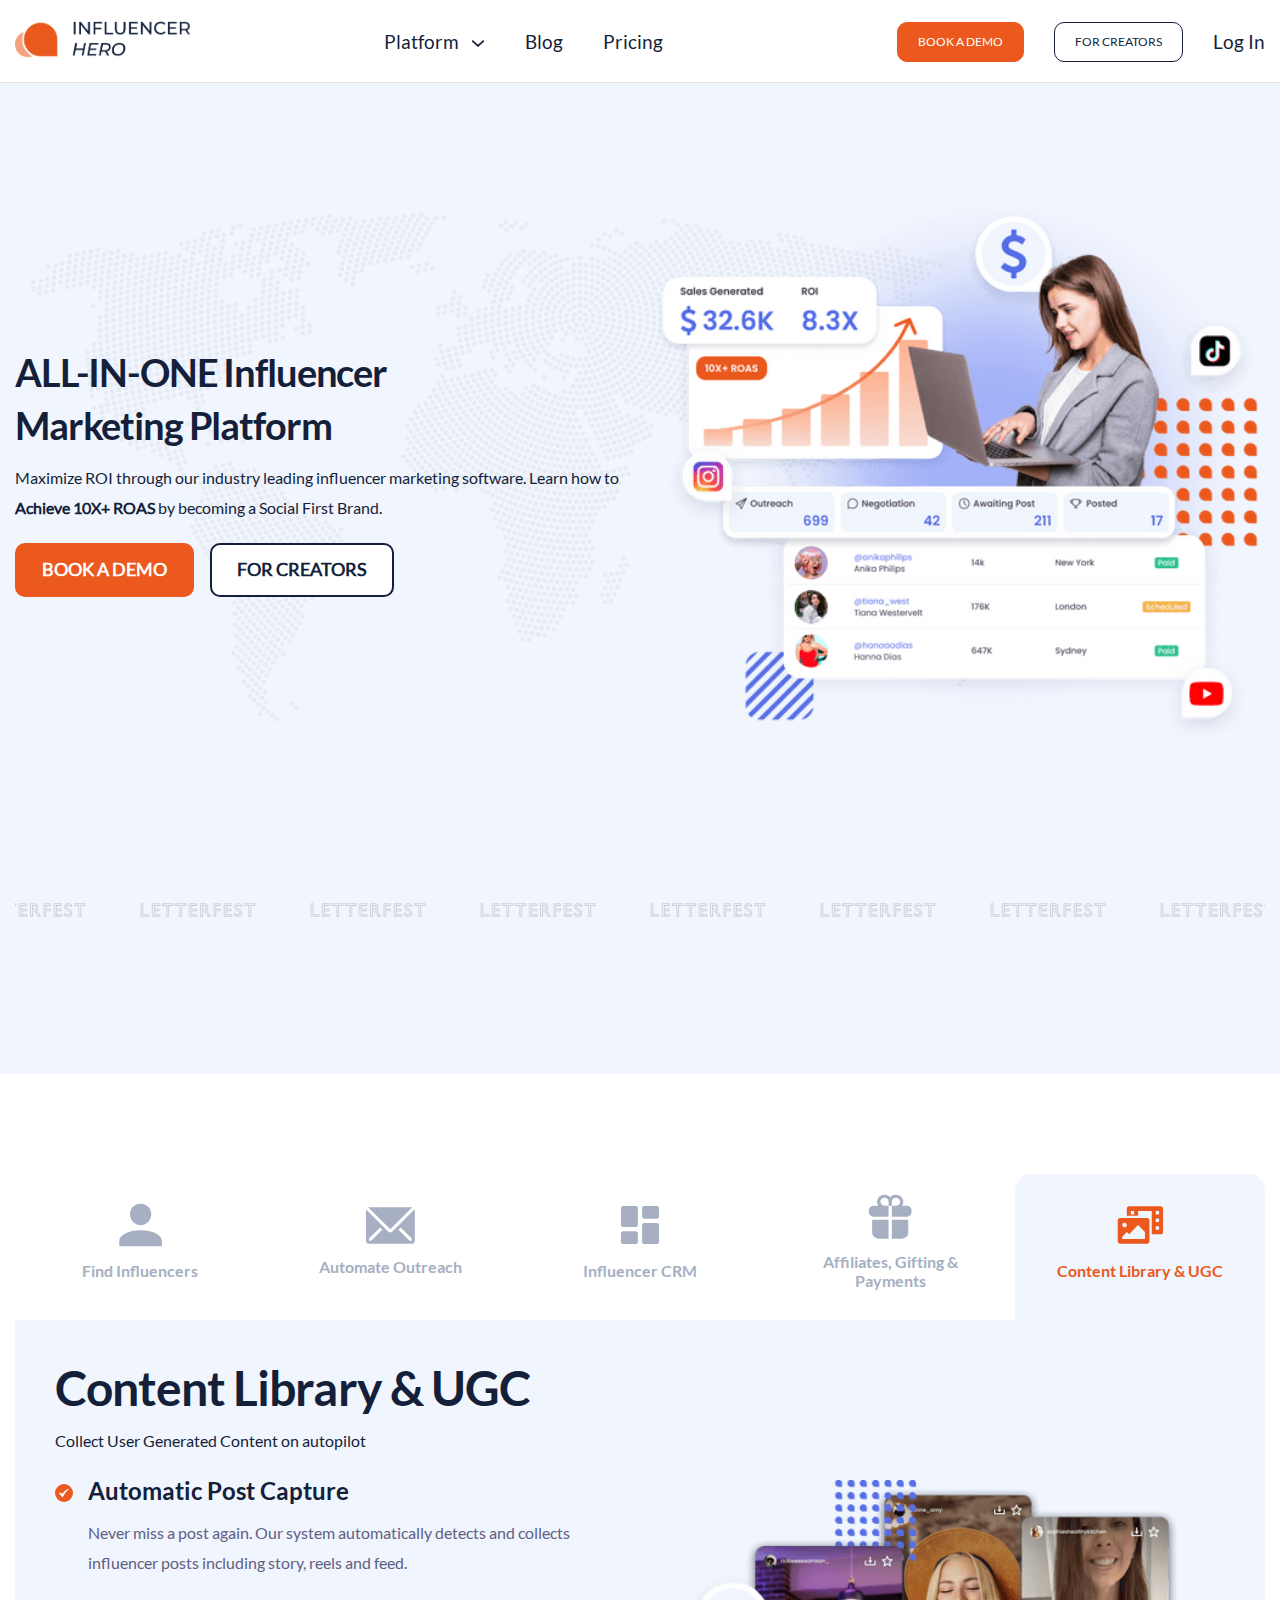
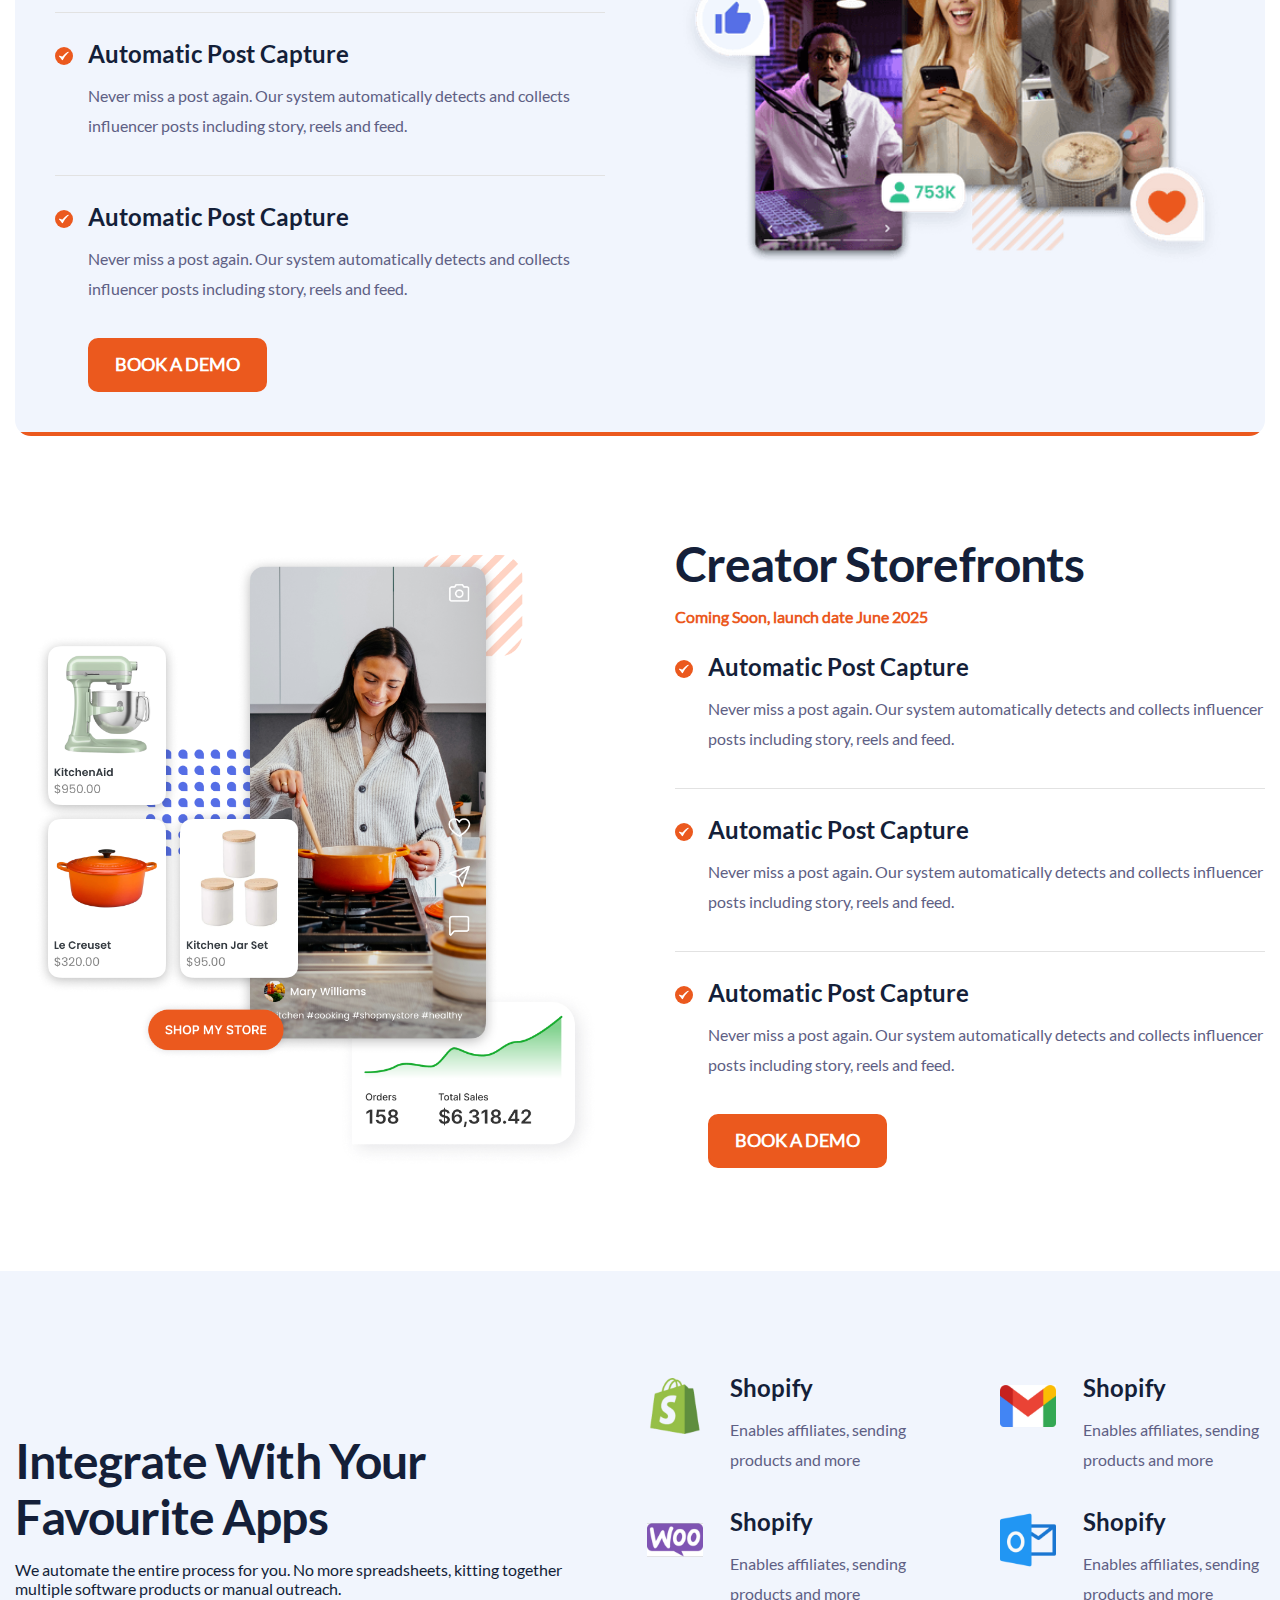
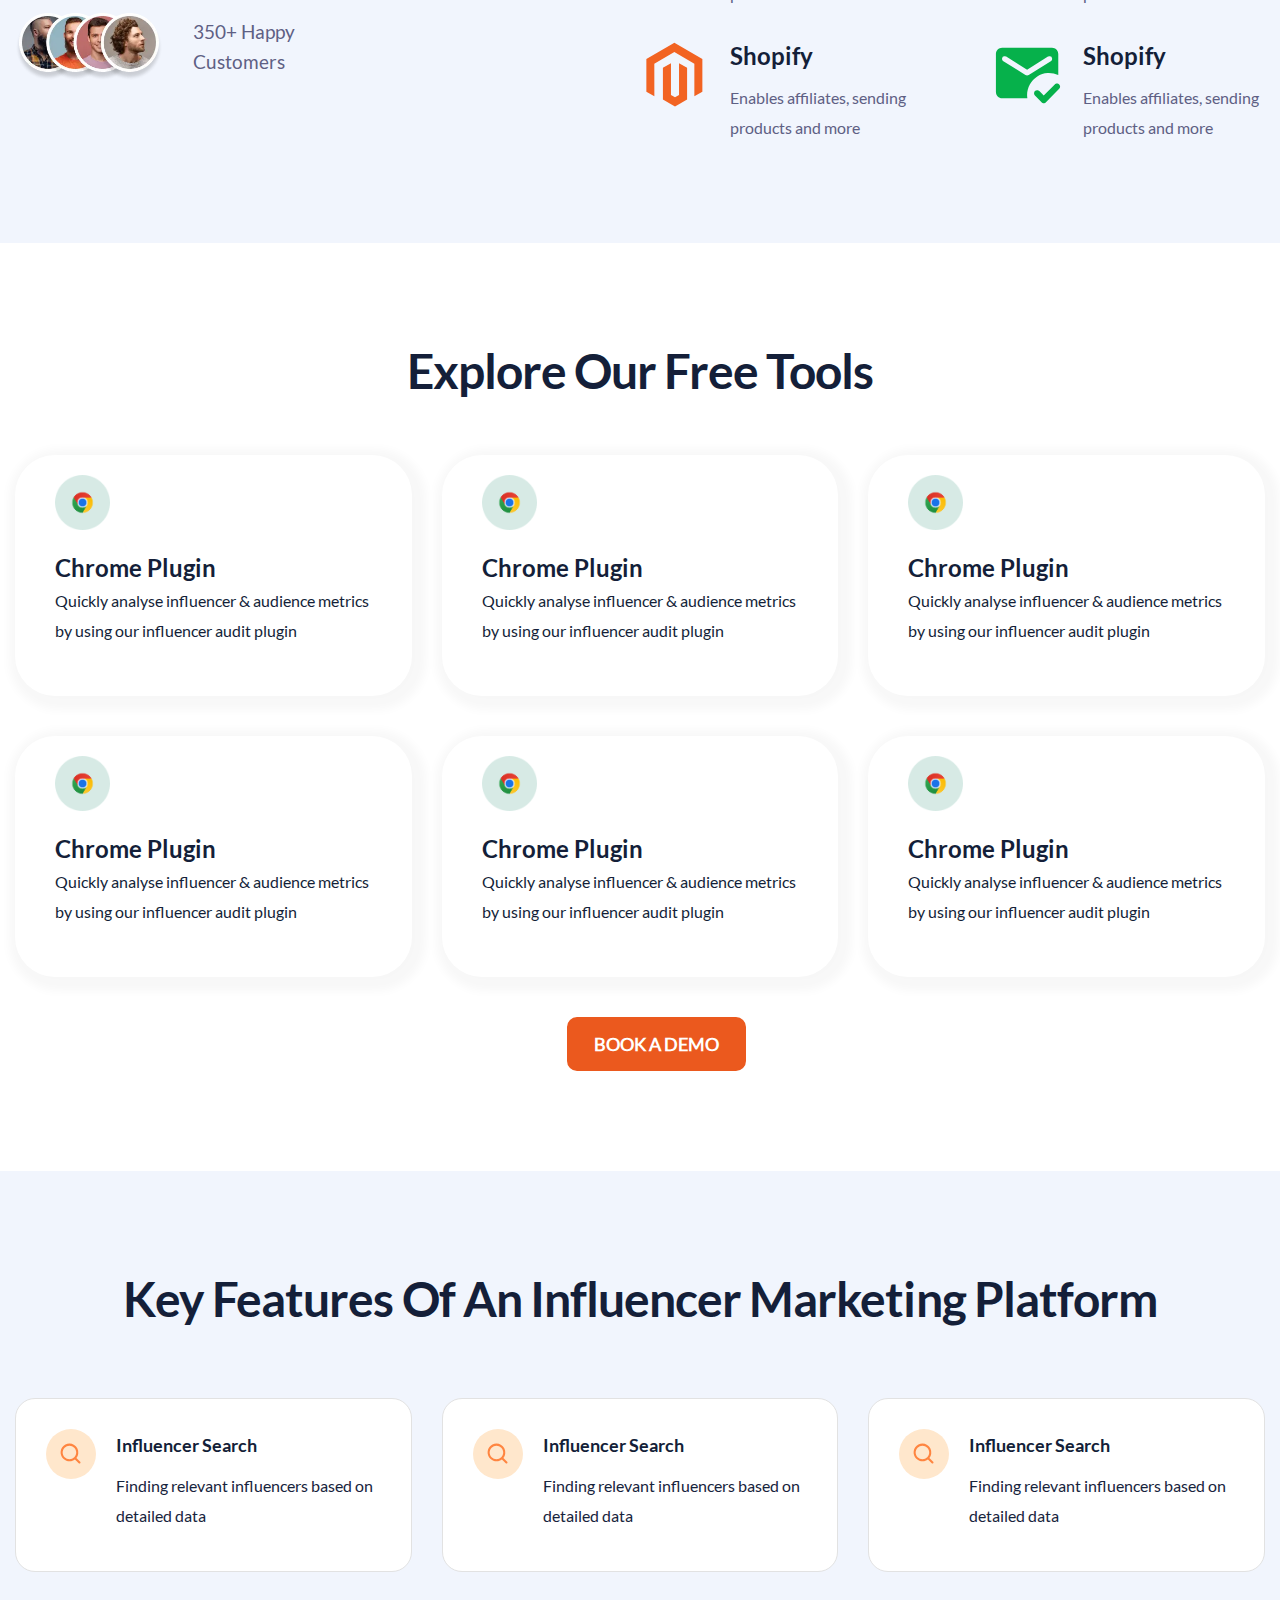
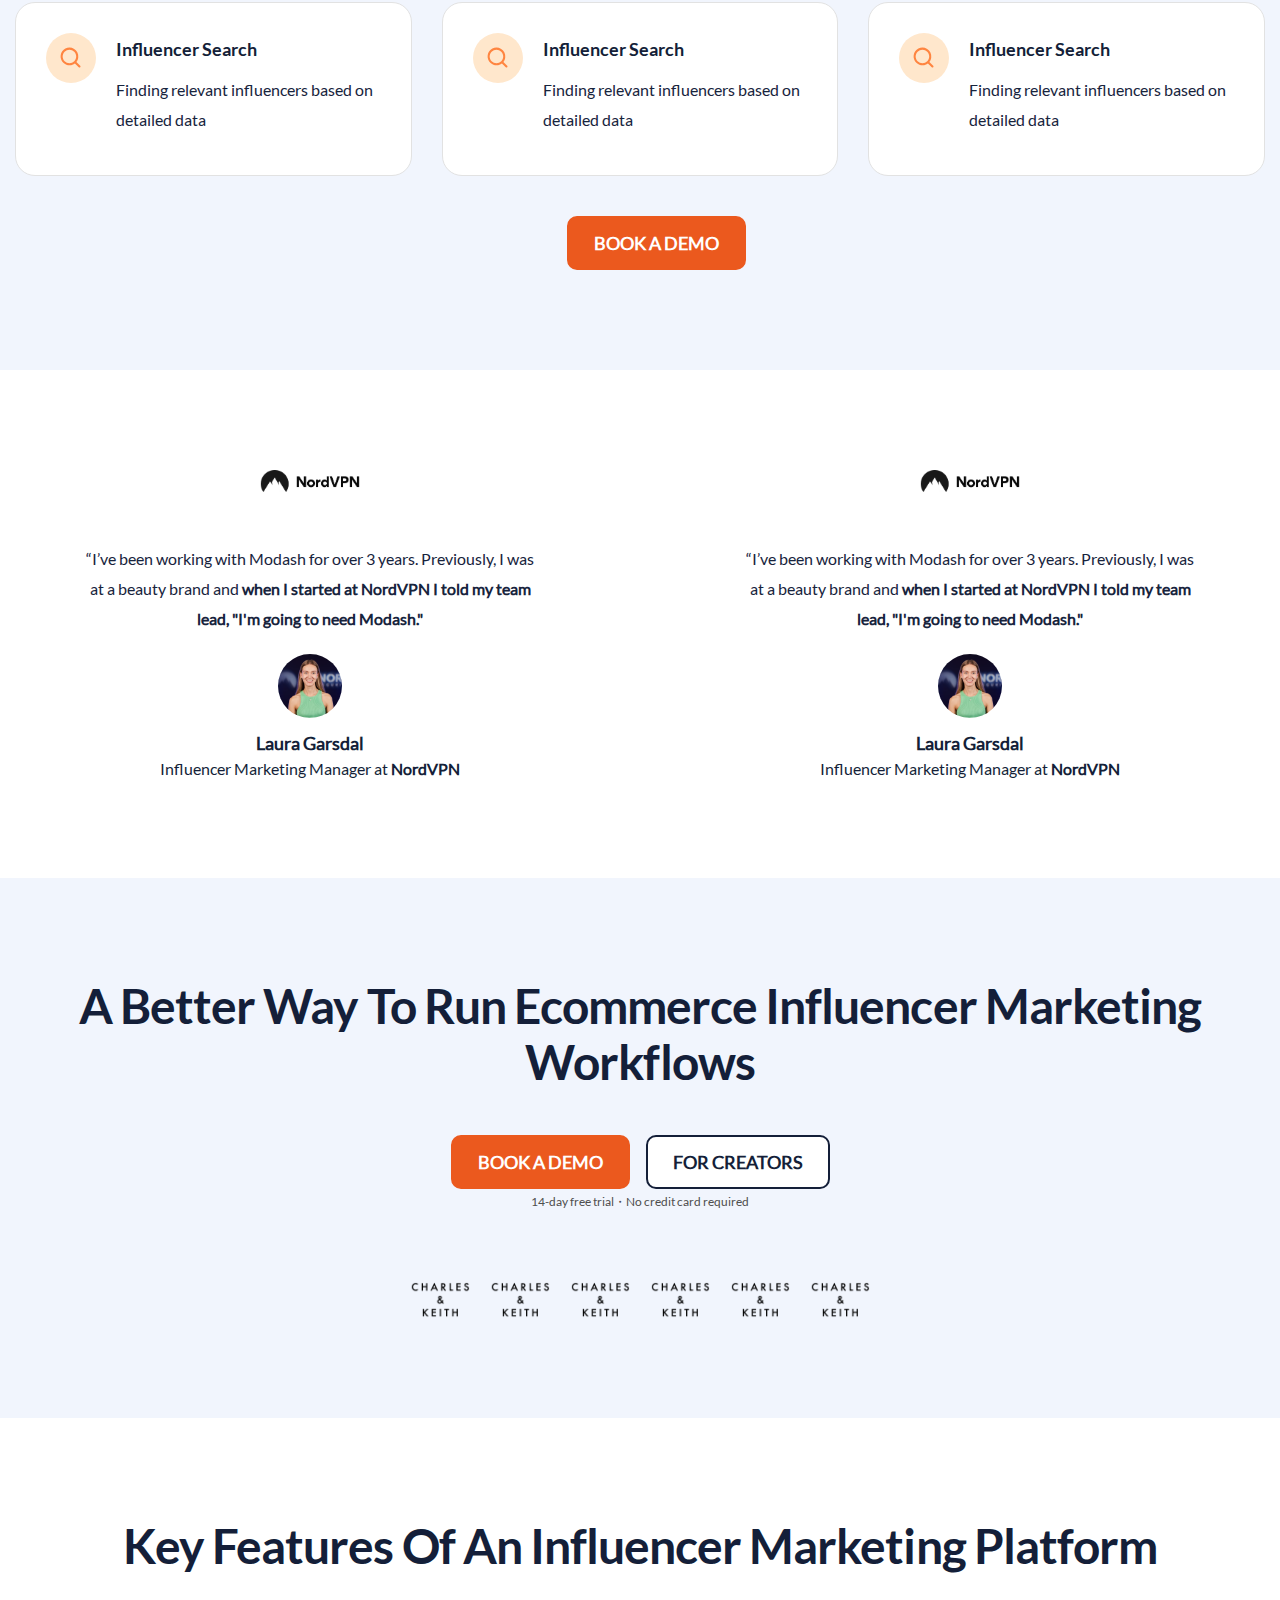
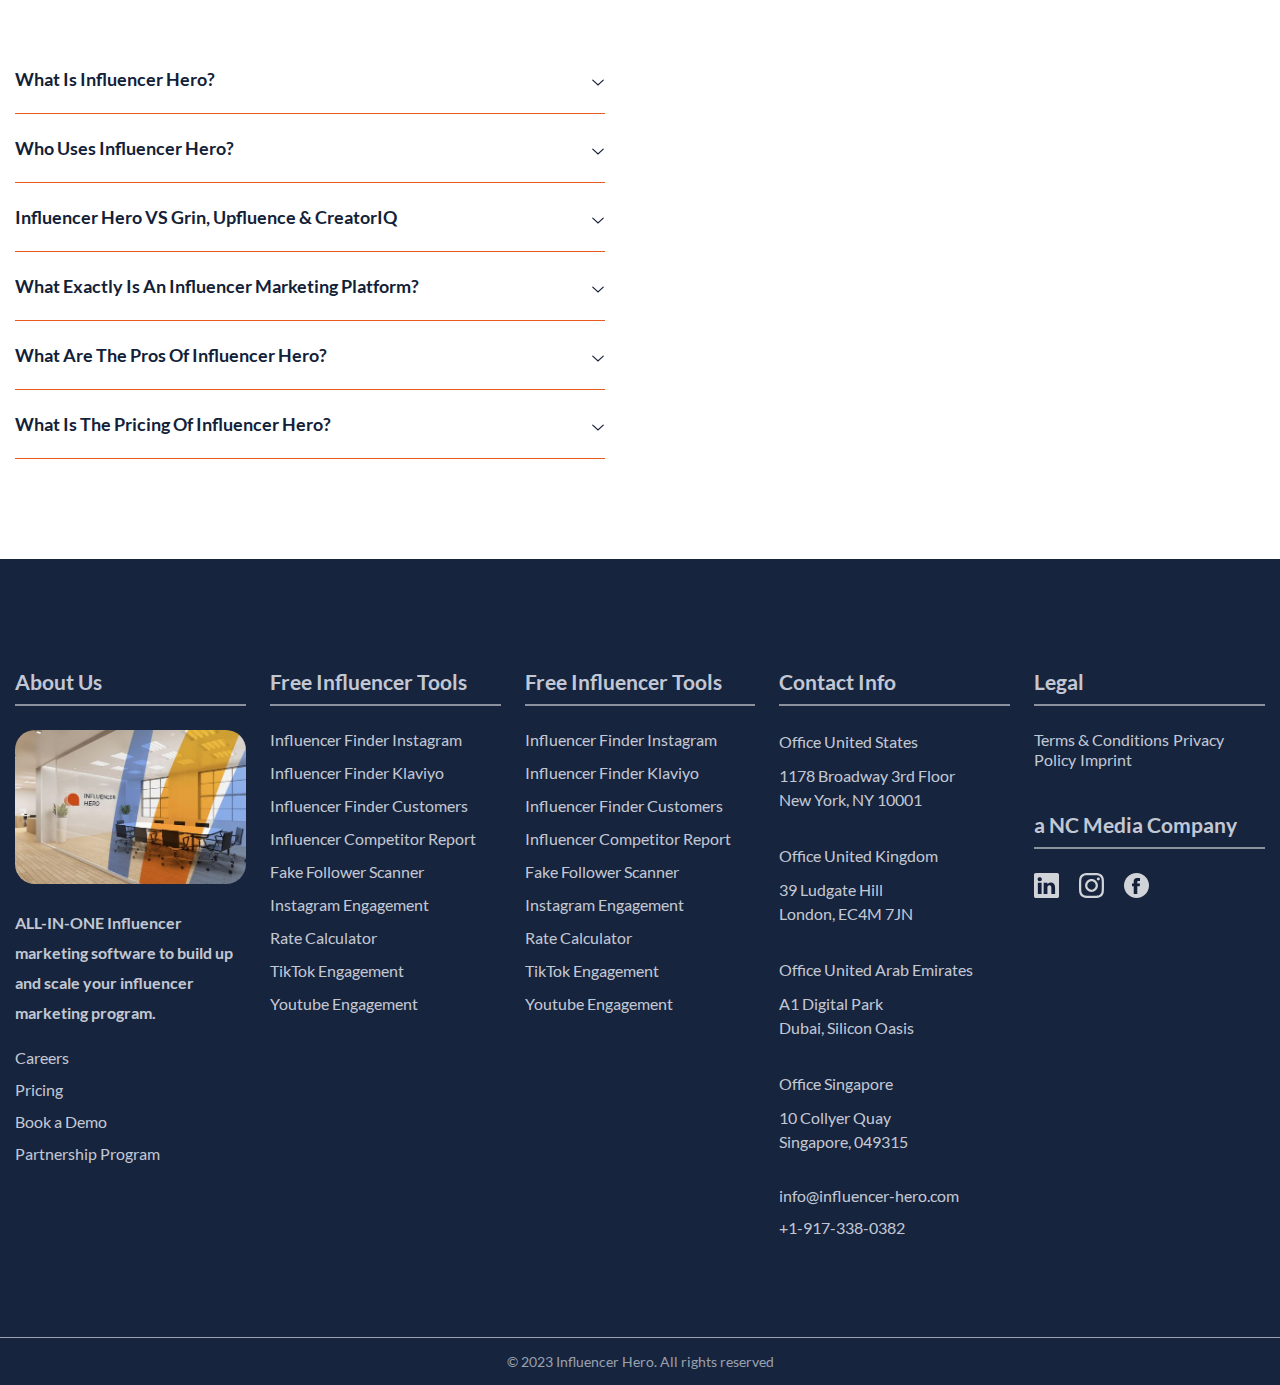
<file: index.html>
<!DOCTYPE html>
<html lang="en">

<head>
    <meta charset="UTF-8">
    <meta name="viewport" content="width=device-width, initial-scale=1.0">
    <link rel="stylesheet" href="css/style.css">
    <title>Document</title>
</head>

<body>
    <header class="site-header">
        <div class="header__container">
            <div class="header__wrapper">
                <!-- Logo -->
                <div class="header__logo">
                    <a href="index.html">
                        <img src="assets/64a0120f26067bbd5896b39c_CI_InfluencerHero_FV.png" alt="logo">
                    </a>

                    <div class="menu--btn">
                        <span class="menu--line line--one"></span>
                        <span class="menu--line line--two"></span>
                    </div>
                </div>

                <!-- Navigation -->
                <div class="header__nav">
                    <ul class="nav__list">
                        <li class="nav__item nav__item--has-dropdown">
                            <span class="nav__item--has-dropdown-wrap">
                                <span class="nav__title">Platform</span>
                                <span class="nav-rotate--icon"><img src="assets/65f32f9fc8a2efbbafa7fae8_8 501.svg" alt="icon"></span>
                            </span>
                            <div class="dropdown-menu-cont">
                                <div class="dropdown-menu">
                                    <div class="dropdown-menu__content">
                                        <ul class="dropdown-menu__list">
                                            <li class="dropdown-menu__item">
                                                <span class="dropdown-menu__icon">
                                                    <img src="assets/64a1b9b7709a48bfa6161131_Menu-analyze-influencers 1.svg"
                                                        alt="icon">
                                                </span>
                                                <a href="pages/influncer.html" class="dropdown-menu-ancur">
                                                    <span class="dropdown-menu__title">
                                                        Find Influencers
                                                        <span class="dropdown-menu__title-arrow"><img
                                                                src="assets/649eae9280d73b35d8ed2f13_Vector.svg"
                                                                alt="icon"></span>
                                                    </span>
                                                    <span class="dropdown-menu__desc">
                                                        Find influencers using detailed filters, including location,
                                                        audience demographics, look a likes and much more
                                                    </span>
                                                </a>
                                            </li>
                                            <li class="dropdown-menu__item">
                                                <span class="dropdown-menu__icon">
                                                    <img src="assets/64a1b9b7709a48bfa6161131_Menu-analyze-influencers 1.svg"
                                                        alt="icon">
                                                </span>
                                                <a href="pages/campaign-management.html" class="dropdown-menu-ancur">
                                                    <span class="dropdown-menu__title">
                                                        Campaign Management
                                                        <span class="dropdown-menu__title-arrow"><img
                                                                src="assets/649eae9280d73b35d8ed2f13_Vector.svg"
                                                                alt="icon"></span>
                                                    </span>
                                                    <span class="dropdown-menu__desc">
                                                        Find influencers using detailed filters, including location,
                                                        audience demographics, look a likes and much more
                                                    </span>
                                                </a>
                                            </li>

                                            <li class="dropdown-menu__item">
                                                <span class="dropdown-menu__icon">
                                                    <img src="assets/64a1b9b7709a48bfa6161131_Menu-analyze-influencers 1.svg"
                                                        alt="icon">
                                                </span>
                                                <a href="pages/campaign-reporting.html" class="dropdown-menu-ancur">
                                                    <span class="dropdown-menu__title">
                                                        Campaign Management
                                                        <span class="dropdown-menu__title-arrow"><img
                                                                src="assets/649eae9280d73b35d8ed2f13_Vector.svg"
                                                                alt="icon"></span>
                                                    </span>
                                                    <span class="dropdown-menu__desc">
                                                        Find influencers using detailed filters, including location,
                                                        audience demographics, look a likes and much more
                                                    </span>
                                                </a>
                                            </li>

                                            <li class="dropdown-menu__item">
                                                <span class="dropdown-menu__icon">
                                                    <img src="assets/64a1b9b7709a48bfa6161131_Menu-analyze-influencers 1.svg"
                                                        alt="icon">
                                                </span>
                                                <a href="pages/competitor-analysis.html" class="dropdown-menu-ancur">
                                                    <span class="dropdown-menu__title">
                                                        Competitor Analysis
                                                        <span class="dropdown-menu__title-arrow"><img
                                                                src="assets/649eae9280d73b35d8ed2f13_Vector.svg"
                                                                alt="icon"></span>
                                                    </span>
                                                    <span class="dropdown-menu__desc">
                                                        Find influencers using detailed filters, including location,
                                                        audience demographics, look a likes and much more
                                                    </span>
                                                </a>
                                            </li>


                                            <!-- Repeat the above li for all menu items -->
                                        </ul>
                                    </div>
                                    <div class="dropdown-menu__image">
                                        <img src="assets/64a02ec2723d50f75d77087f_group_19-p-500.png" alt="img">
                                    </div>
                                </div>
                            </div>
                        </li>
                        <li class="nav__item"><a href="pages/blog.html">Blog</a></li>
                        <li class="nav__item"><a href="">Pricing</a></li>
                        <li><a href="#" class="nav__item btn--login--mob">Log In</a></li>
                    </ul>
                </div>

                <!-- CTA Buttons -->
                <div class="header__actions">
                    <a href="#" class="btn btn--demo">book a demo</a>
                    <a href="#" class="btn btn--creator">for creators</a>
                    <a href="#" class="btn btn--login">Log In</a>
                </div>
            </div>
        </div>
    </header>

    <main>
        <section class="hero-section container-pd">
            <div class="hero-section__container container-wd">
                <div class="hero-section__content-wrapper">

                    <!-- Text Content -->
                    <div class="hero-section__text-content">
                        <h1 class="hero-section__heading">
                            ALL-IN-ONE Influencer<br>
                            Marketing Platform
                        </h1>
                        <p class="hero-section__description">
                            Maximize ROI through our industry leading influencer marketing software. Learn how to
                            <strong>Achieve 10X+ ROAS</strong> by becoming a Social First Brand.
                        </p>
                        <div class="hero-section__buttons">
                            <a href="#" class="btn--demo-hero same-btn">book a demo</a>
                            <a href="#" class="btn--creator-hero same-btn">for creators</a>
                        </div>
                    </div>

                    <!-- Image -->
                    <div class="hero-section__image">
                        <img src="assets/64a2fc82c5228650218fb7b9_Group 27-p-500.png" alt="img">
                    </div>

                </div>

                <div class="wrapper" id="wrapper">
                    <div class="scroll-track" id="scroll-track">
                        <a href="#"><img src="assets/66ed749b6cc5228a613f9c02_4.png" /></a>
                        <a href="#"><img src="assets/66ed749b6cc5228a613f9c02_4.png" /></a>
                        <a href="#"><img src="assets/66ed749b6cc5228a613f9c02_4.png" /></a>
                        <a href="#"><img src="assets/66ed749b6cc5228a613f9c02_4.png" /></a>
                        <a href="#"><img src="assets/66ed749b6cc5228a613f9c02_4.png" /></a>
                        <a href="#"><img src="assets/66ed749b6cc5228a613f9c02_4.png" /></a>
                        <a href="#"><img src="assets/66ed749b6cc5228a613f9c02_4.png" /></a>
                    </div>
                </div>

            </div>
        </section>

        <section class="tabs-section container-pd">
            <div class="tabs-section__container">

                <!-- Tab Headers -->
                <div class="tabs tabs-section__tabs">
                    <div class="tab" data-tab="tab1">
                        <span class="teb-icon">
                            <svg width="65" height="64" viewBox="0 0 65 64" fill="none"
                                xmlns="http://www.w3.org/2000/svg">
                                <path
                                    d="M32.5999 10.6667C35.4289 10.6667 38.142 11.7905 40.1424 13.7909C42.1428 15.7913 43.2666 18.5044 43.2666 21.3334C43.2666 24.1623 42.1428 26.8754 40.1424 28.8758C38.142 30.8762 35.4289 32 32.5999 32C29.771 32 27.0579 30.8762 25.0575 28.8758C23.0571 26.8754 21.9333 24.1623 21.9333 21.3334C21.9333 18.5044 23.0571 15.7913 25.0575 13.7909C27.0579 11.7905 29.771 10.6667 32.5999 10.6667ZM32.5999 37.3334C44.3866 37.3334 53.9333 42.1067 53.9333 48V53.3334H11.2666V48C11.2666 42.1067 20.8133 37.3334 32.5999 37.3334Z"
                                    fill="currentColor" />
                            </svg>
                        </span>
                        <span class="top-tab-text">Find Influencers</span>
                    </div>
                    <div class="tab" data-tab="tab2">
                        <span class="teb-icon">
                            <svg width="55" height="55" viewBox="0 0 55 55" fill="none"
                                xmlns="http://www.w3.org/2000/svg">
                                <g clip-path="url(#clip0_11044_2657)">
                                    <path
                                        d="M49.3931 9.16667C49.1848 9.14521 48.9749 9.14521 48.7667 9.16667H5.98892C5.71475 9.17089 5.4424 9.212 5.1792 9.28889L27.2556 31.2736L49.3931 9.16667Z"
                                        fill="currentColor" />
                                    <path
                                        d="M51.6543 11.2903L29.4098 33.4431C28.8373 34.0122 28.0629 34.3316 27.2557 34.3316C26.4484 34.3316 25.674 34.0122 25.1015 33.4431L3.05567 11.4583C2.9879 11.7074 2.95197 11.9641 2.94873 12.2222V42.7778C2.94873 43.5882 3.27065 44.3654 3.84368 44.9384C4.41671 45.5114 5.1939 45.8333 6.00429 45.8333H48.7821C49.5924 45.8333 50.3696 45.5114 50.9427 44.9384C51.5157 44.3654 51.8376 43.5882 51.8376 42.7778V12.2222C51.8255 11.9039 51.7636 11.5895 51.6543 11.2903ZM8.09734 42.7778H5.97373V40.5931L17.0807 29.5778L19.2348 31.732L8.09734 42.7778ZM48.7515 42.7778H46.6126L35.4751 31.732L37.6293 29.5778L48.7362 40.5931L48.7515 42.7778Z"
                                        fill="currentColor" />
                                </g>
                                <defs>
                                    <clipPath id="clip0_11044_2657">
                                        <rect width="55" height="55" fill="white" />
                                    </clipPath>
                                </defs>
                            </svg>
                        </span>
                        <span class="top-tab-text">Automate Outreach</span>
                    </div>
                    <div class="tab" data-tab="tab3">
                        <span class="teb-icon">
                            <svg width="64" height="64" viewBox="0 0 64 64" fill="none"
                                xmlns="http://www.w3.org/2000/svg">
                                <path
                                    d="M15.1111 34.1111H27.7778C28.9389 34.1111 29.8889 33.1611 29.8889 32V15.1111C29.8889 13.95 28.9389 13 27.7778 13H15.1111C13.95 13 13 13.95 13 15.1111V32C13 33.1611 13.95 34.1111 15.1111 34.1111ZM15.1111 51H27.7778C28.9389 51 29.8889 50.05 29.8889 48.8889V40.4444C29.8889 39.2833 28.9389 38.3333 27.7778 38.3333H15.1111C13.95 38.3333 13 39.2833 13 40.4444V48.8889C13 50.05 13.95 51 15.1111 51ZM36.2222 51H48.8889C50.05 51 51 50.05 51 48.8889V32C51 30.8389 50.05 29.8889 48.8889 29.8889H36.2222C35.0611 29.8889 34.1111 30.8389 34.1111 32V48.8889C34.1111 50.05 35.0611 51 36.2222 51ZM34.1111 15.1111V23.5556C34.1111 24.7167 35.0611 25.6667 36.2222 25.6667H48.8889C50.05 25.6667 51 24.7167 51 23.5556V15.1111C51 13.95 50.05 13 48.8889 13H36.2222C35.0611 13 34.1111 13.95 34.1111 15.1111Z"
                                    fill="currentColor" />
                            </svg>
                        </span>
                        <span class="top-tab-text">Influencer CRM</span>
                    </div>
                    <div class="tab" data-tab="tab4">
                        <span class="teb-icon">
                            <svg width="65" height="64" viewBox="0 0 65 64" fill="none"
                                xmlns="http://www.w3.org/2000/svg">
                                <path
                                    d="M14.1488 48.3767C14.1488 50.0449 14.8403 51.6448 16.0713 52.8244C17.3023 54.004 18.9719 54.6667 20.7129 54.6667H30.1488C30.2576 54.6667 30.3619 54.6253 30.4388 54.5515C30.5158 54.4778 30.559 54.3778 30.559 54.2736V36.1897C30.559 36.0855 30.5158 35.9855 30.4388 35.9117C30.3619 35.838 30.2576 35.7966 30.1488 35.7966H14.9693C14.7516 35.7966 14.5429 35.8794 14.3891 36.0269C14.2352 36.1743 14.1488 36.3743 14.1488 36.5829V48.3767ZM30.559 32.2585V21.644H33.8411V32.2585C33.8411 32.3627 33.8843 32.4627 33.9612 32.5364C34.0382 32.6102 34.1425 32.6516 34.2513 32.6516H48.6103C49.1694 32.6516 49.7243 32.5602 50.2513 32.3813C51.2103 32.055 52.0405 31.4525 52.6281 30.6563C53.2157 29.8601 53.5319 28.9092 53.5334 27.9341V26.3616C53.5334 25.1104 53.0147 23.9105 52.0914 23.0258C51.1682 22.1411 49.916 21.644 48.6103 21.644H44.4523C44.4166 21.6435 44.3817 21.634 44.3509 21.6165C44.3202 21.5991 44.2948 21.5742 44.2771 21.5444C44.2595 21.5146 44.2503 21.4809 44.2505 21.4467C44.2506 21.4124 44.2601 21.3788 44.278 21.3492C45.2276 19.8129 45.536 17.9895 45.1414 16.2445C44.7468 14.4994 43.6784 12.9619 42.1503 11.94C40.6223 10.9182 38.7477 10.4877 36.9023 10.7348C35.0569 10.9819 33.3772 11.8883 32.2 13.2724C31.0228 11.8883 29.3432 10.9819 27.4978 10.7348C25.6524 10.4877 23.7777 10.9182 22.2497 11.94C20.7217 12.9619 19.6533 14.4994 19.2587 16.2445C18.8641 17.9895 19.1725 19.8129 20.1221 21.3492C20.14 21.3788 20.1494 21.4124 20.1496 21.4467C20.1497 21.4809 20.1405 21.5146 20.1229 21.5444C20.1053 21.5742 20.0799 21.5991 20.0491 21.6165C20.0184 21.634 19.9835 21.6435 19.9477 21.644H15.7898C14.4841 21.644 13.2319 22.1411 12.3086 23.0258C11.3854 23.9105 10.8667 25.1104 10.8667 26.3616V27.9341C10.8681 28.9092 11.1843 29.8601 11.7719 30.6563C12.3595 31.4525 13.1897 32.055 14.1488 32.3813C14.6757 32.5602 15.2307 32.6516 15.7898 32.6516H30.1488C30.2576 32.6516 30.3619 32.6102 30.4388 32.5364C30.5158 32.4627 30.559 32.3627 30.559 32.2585ZM33.8411 17.7128C33.8411 16.9352 34.0817 16.1752 34.5325 15.5287C34.9833 14.8822 35.624 14.3783 36.3736 14.0807C37.1233 13.7832 37.9482 13.7053 38.744 13.857C39.5398 14.0087 40.2708 14.3831 40.8446 14.9329C41.4183 15.4827 41.8091 16.1832 41.9674 16.9458C42.1257 17.7084 42.0444 18.4988 41.7339 19.2172C41.4234 19.9355 40.8975 20.5495 40.2229 20.9815C39.5482 21.4135 38.755 21.644 37.9436 21.644H33.8411V17.7128ZM26.1631 13.7913C26.7252 13.7527 27.2895 13.8255 27.8209 14.005C28.3523 14.1846 28.8394 14.4672 29.2519 14.8351C29.6643 15.203 29.9932 15.6484 30.2181 16.1435C30.443 16.6386 30.559 17.1728 30.559 17.7128V21.644H26.4564C25.3956 21.6414 24.3771 21.2451 23.6146 20.5384C22.8521 19.8316 22.405 18.8693 22.367 17.8534C22.3291 16.8375 22.7033 15.847 23.411 15.0898C24.1188 14.3326 25.1052 13.8676 26.1631 13.7923V13.7913ZM34.2513 54.6667H43.6872C45.4281 54.6667 47.0977 54.004 48.3287 52.8244C49.5597 51.6448 50.2513 50.0449 50.2513 48.3767V36.5829C50.2513 36.3743 50.1649 36.1743 50.011 36.0269C49.8571 35.8794 49.6484 35.7966 49.4308 35.7966H34.2513C34.1425 35.7966 34.0382 35.838 33.9612 35.9117C33.8843 35.9855 33.8411 36.0855 33.8411 36.1897V54.2736C33.8411 54.3778 33.8843 54.4778 33.9612 54.5515C34.0382 54.6253 34.1425 54.6667 34.2513 54.6667Z"
                                    fill="currentColor" />
                            </svg>
                        </span>
                        <span class="top-tab-text">Affiliates, Gifting & <br>Payments</span>
                    </div>
                    <div class="tab active" data-tab="tab5">
                        <span class="teb-icon">
                            <svg width="65" height="64" viewBox="0 0 65 64" fill="none"
                                xmlns="http://www.w3.org/2000/svg">
                                <path
                                    d="M52.8001 13.3333H21.0667C20.4656 13.3333 19.889 13.5791 19.464 14.0167C19.0389 14.4543 18.8001 15.0478 18.8001 15.6666V22.6666H30.1334V18H43.7334V41.3333H52.8001C53.4012 41.3333 53.9778 41.0875 54.4028 40.6499C54.8279 40.2123 55.0667 39.6188 55.0667 39V15.6666C55.0667 15.0478 54.8279 14.4543 54.4028 14.0167C53.9778 13.5791 53.4012 13.3333 52.8001 13.3333ZM26.1667 20.8437C26.1667 21.0178 26.0996 21.1847 25.98 21.3078C25.8605 21.4308 25.6983 21.5 25.5292 21.5H23.4042C23.2352 21.5 23.073 21.4308 22.9535 21.3078C22.8339 21.1847 22.7667 21.0178 22.7667 20.8437V18.6562C22.7667 18.4822 22.8339 18.3153 22.9535 18.1922C23.073 18.0691 23.2352 18 23.4042 18H25.5292C25.6983 18 25.8605 18.0691 25.98 18.1922C26.0996 18.3153 26.1667 18.4822 26.1667 18.6562V20.8437ZM51.1001 36.0104C51.1001 36.1844 51.0329 36.3514 50.9133 36.4744C50.7938 36.5975 50.6316 36.6666 50.4626 36.6666H48.3376C48.1685 36.6666 48.0063 36.5975 47.8868 36.4744C47.7672 36.3514 47.7001 36.1844 47.7001 36.0104V33.8229C47.7001 33.6488 47.7672 33.4819 47.8868 33.3589C48.0063 33.2358 48.1685 33.1666 48.3376 33.1666H50.4626C50.6316 33.1666 50.7938 33.2358 50.9133 33.3589C51.0329 33.4819 51.1001 33.6488 51.1001 33.8229V36.0104ZM51.1001 28.4271C51.1001 28.6011 51.0329 28.768 50.9133 28.8911C50.7938 29.0142 50.6316 29.0833 50.4626 29.0833H48.3376C48.1685 29.0833 48.0063 29.0142 47.8868 28.8911C47.7672 28.768 47.7001 28.6011 47.7001 28.4271V26.2396C47.7001 26.0655 47.7672 25.8986 47.8868 25.7755C48.0063 25.6525 48.1685 25.5833 48.3376 25.5833H50.4626C50.6316 25.5833 50.7938 25.6525 50.9133 25.7755C51.0329 25.8986 51.1001 26.0655 51.1001 26.2396V28.4271ZM51.1001 20.8437C51.1001 21.0178 51.0329 21.1847 50.9133 21.3078C50.7938 21.4308 50.6316 21.5 50.4626 21.5H48.3376C48.1685 21.5 48.0063 21.4308 47.8868 21.3078C47.7672 21.1847 47.7001 21.0178 47.7001 20.8437V18.6562C47.7001 18.4822 47.7672 18.3153 47.8868 18.1922C48.0063 18.0691 48.1685 18 48.3376 18H50.4626C50.6316 18 50.7938 18.0691 50.9133 18.1922C51.0329 18.3153 51.1001 18.4822 51.1001 18.6562V20.8437ZM39.2001 25H12.0001C11.3989 25 10.8224 25.2458 10.3973 25.6834C9.97221 26.121 9.7334 26.7145 9.7334 27.3333V48.3333C9.7334 48.9521 9.97221 49.5456 10.3973 49.9832C10.8224 50.4208 11.3989 50.6666 12.0001 50.6666H39.2001C39.8012 50.6666 40.3778 50.4208 40.8028 49.9832C41.2279 49.5456 41.4667 48.9521 41.4667 48.3333V27.3333C41.4667 26.7145 41.2279 26.121 40.8028 25.6834C40.3778 25.2458 39.8012 25 39.2001 25ZM16.5334 29.6666C16.9817 29.6666 17.4199 29.8035 17.7927 30.0599C18.1654 30.3163 18.456 30.6807 18.6275 31.1071C18.7991 31.5334 18.844 32.0026 18.7565 32.4552C18.6691 32.9078 18.4532 33.3236 18.1362 33.6499C17.8192 33.9762 17.4153 34.1984 16.9756 34.2885C16.5359 34.3785 16.0802 34.3323 15.666 34.1557C15.2518 33.9791 14.8978 33.68 14.6487 33.2963C14.3997 32.9126 14.2667 32.4615 14.2667 32C14.2667 31.3811 14.5055 30.7876 14.9306 30.3501C15.3557 29.9125 15.9322 29.6666 16.5334 29.6666ZM36.9334 46H14.2667V43.6666L18.8001 39L21.0667 41.3333L30.1334 32L36.9334 39V46Z"
                                    fill="currentColor" />
                            </svg>
                        </span>
                        <span class="top-tab-text">Content Library & UGC</span>
                    </div>
                </div>

                <!-- Tab Content -->
                <div class="tab-content tabs-section__content">
                    <div class="content" id="tab1">
                        <div class="tabs-section__tab5-wrapper">
                            <!-- Left Text Content -->
                            <div class="tabs-section__tab5-content">
                                <h2 class="tabs-section__heading same--heading2">Content Library & UGC</h2>
                                <p class="tabs-section__description">Collect User Generated Content on autopilot</p>
                                <div class="tabs-section__features">
                                    <div class="tabs-section__feature">
                                        <span class="tabs-section__feature-icon">
                                            <img src="assets/661e3a1d10bdcbcaf7a272f2_99.svg" alt="icon">
                                        </span>
                                        <div class="tabs-section__feature-text">
                                            <h3>Automatic post capture</h3>
                                            <p>Never miss a post again. Our system automatically detects and collects
                                                influencer posts including story, reels and feed.</p>
                                        </div>
                                    </div>

                                    <div class="tabs-section__feature">
                                        <span class="tabs-section__feature-icon">
                                            <img src="assets/661e3a1d10bdcbcaf7a272f2_99.svg" alt="icon">
                                        </span>
                                        <div class="tabs-section__feature-text">
                                            <h3>Automatic post capture</h3>
                                            <p>Never miss a post again. Our system automatically detects and collects
                                                influencer posts including story, reels and feed.</p>
                                        </div>
                                    </div>

                                    <div class="tabs-section__feature">
                                        <span class="tabs-section__feature-icon">
                                            <img src="assets/661e3a1d10bdcbcaf7a272f2_99.svg" alt="icon">
                                        </span>
                                        <div class="tabs-section__feature-text">
                                            <h3>Automatic post capture</h3>
                                            <p>Never miss a post again. Our system automatically detects and collects
                                                influencer posts including story, reels and feed.</p>
                                        </div>
                                    </div>
                                </div>
                                <div class="tabs-section__cta">
                                    <a href="#" class="btn--demo-hero same-btn">book a demo</a>
                                </div>
                            </div>

                            <!-- Right Image -->
                            <div class="tabs-section__image">
                                <img src="assets/64ab06aa4f094472deb05e2e_Group 43.png" alt="img" loading="lazy">
                            </div>
                        </div>
                    </div>
                    <div class="content" id="tab2">
                        <div class="tabs-section__tab5-wrapper">
                            <!-- Left Text Content -->
                            <div class="tabs-section__tab5-content">
                                <h2 class="tabs-section__heading same--heading2">Content Library & UGC</h2>
                                <p class="tabs-section__description">Collect User Generated Content on autopilot</p>
                                <div class="tabs-section__features">
                                    <div class="tabs-section__feature">
                                        <span class="tabs-section__feature-icon">
                                            <img src="assets/661e3a1d10bdcbcaf7a272f2_99.svg" alt="icon">
                                        </span>
                                        <div class="tabs-section__feature-text">
                                            <h3>Automatic post capture</h3>
                                            <p>Never miss a post again. Our system automatically detects and collects
                                                influencer posts including story, reels and feed.</p>
                                        </div>
                                    </div>

                                    <div class="tabs-section__feature">
                                        <span class="tabs-section__feature-icon">
                                            <img src="assets/661e3a1d10bdcbcaf7a272f2_99.svg" alt="icon">
                                        </span>
                                        <div class="tabs-section__feature-text">
                                            <h3>Automatic post capture</h3>
                                            <p>Never miss a post again. Our system automatically detects and collects
                                                influencer posts including story, reels and feed.</p>
                                        </div>
                                    </div>

                                    <div class="tabs-section__feature">
                                        <span class="tabs-section__feature-icon">
                                            <img src="assets/661e3a1d10bdcbcaf7a272f2_99.svg" alt="icon">
                                        </span>
                                        <div class="tabs-section__feature-text">
                                            <h3>Automatic post capture</h3>
                                            <p>Never miss a post again. Our system automatically detects and collects
                                                influencer posts including story, reels and feed.</p>
                                        </div>
                                    </div>
                                </div>
                                <div class="tabs-section__cta">
                                    <a href="#" class="btn--demo-hero same-btn">book a demo</a>
                                </div>
                            </div>

                            <!-- Right Image -->
                            <div class="tabs-section__image">
                                <img src="assets/64ab06aac638067da197f005_Group 46.png" alt="img" loading="lazy">
                            </div>
                        </div>
                    </div>
                    <div class="content" id="tab3">
                        <div class="tabs-section__tab5-wrapper">
                            <!-- Left Text Content -->
                            <div class="tabs-section__tab5-content">
                                <h2 class="tabs-section__heading same--heading2">Content Library & UGC</h2>
                                <p class="tabs-section__description">Collect User Generated Content on autopilot</p>
                                <div class="tabs-section__features">
                                    <div class="tabs-section__feature">
                                        <span class="tabs-section__feature-icon">
                                            <img src="assets/661e3a1d10bdcbcaf7a272f2_99.svg" alt="icon">
                                        </span>
                                        <div class="tabs-section__feature-text">
                                            <h3>Automatic post capture</h3>
                                            <p>Never miss a post again. Our system automatically detects and collects
                                                influencer posts including story, reels and feed.</p>
                                        </div>
                                    </div>

                                    <div class="tabs-section__feature">
                                        <span class="tabs-section__feature-icon">
                                            <img src="assets/661e3a1d10bdcbcaf7a272f2_99.svg" alt="icon">
                                        </span>
                                        <div class="tabs-section__feature-text">
                                            <h3>Automatic post capture</h3>
                                            <p>Never miss a post again. Our system automatically detects and collects
                                                influencer posts including story, reels and feed.</p>
                                        </div>
                                    </div>

                                    <div class="tabs-section__feature">
                                        <span class="tabs-section__feature-icon">
                                            <img src="assets/661e3a1d10bdcbcaf7a272f2_99.svg" alt="icon">
                                        </span>
                                        <div class="tabs-section__feature-text">
                                            <h3>Automatic post capture</h3>
                                            <p>Never miss a post again. Our system automatically detects and collects
                                                influencer posts including story, reels and feed.</p>
                                        </div>
                                    </div>
                                </div>
                                <div class="tabs-section__cta">
                                    <a href="#" class="btn--demo-hero same-btn">book a demo</a>
                                </div>
                            </div>

                            <!-- Right Image -->
                            <div class="tabs-section__image">
                                <img src="assets/668ed2be6be160c89ac13375_Frame 38013 (4)-p-1600.png" alt="img"
                                    loading="lazy">
                            </div>
                        </div>
                    </div>
                    <div class="content" id="tab4">
                        <div class="tabs-section__tab5-wrapper">
                            <!-- Left Text Content -->
                            <div class="tabs-section__tab5-content">
                                <h2 class="tabs-section__heading same--heading2">Content Library & UGC</h2>
                                <p class="tabs-section__description">Collect User Generated Content on autopilot</p>
                                <div class="tabs-section__features">
                                    <div class="tabs-section__feature">
                                        <span class="tabs-section__feature-icon">
                                            <img src="assets/661e3a1d10bdcbcaf7a272f2_99.svg" alt="icon">
                                        </span>
                                        <div class="tabs-section__feature-text">
                                            <h3>Automatic post capture</h3>
                                            <p>Never miss a post again. Our system automatically detects and collects
                                                influencer posts including story, reels and feed.</p>
                                        </div>
                                    </div>

                                    <div class="tabs-section__feature">
                                        <span class="tabs-section__feature-icon">
                                            <img src="assets/661e3a1d10bdcbcaf7a272f2_99.svg" alt="icon">
                                        </span>
                                        <div class="tabs-section__feature-text">
                                            <h3>Automatic post capture</h3>
                                            <p>Never miss a post again. Our system automatically detects and collects
                                                influencer posts including story, reels and feed.</p>
                                        </div>
                                    </div>

                                    <div class="tabs-section__feature">
                                        <span class="tabs-section__feature-icon">
                                            <img src="assets/661e3a1d10bdcbcaf7a272f2_99.svg" alt="icon">
                                        </span>
                                        <div class="tabs-section__feature-text">
                                            <h3>Automatic post capture</h3>
                                            <p>Never miss a post again. Our system automatically detects and collects
                                                influencer posts including story, reels and feed.</p>
                                        </div>
                                    </div>
                                </div>
                                <div class="tabs-section__cta">
                                    <a href="#" class="btn--demo-hero same-btn">book a demo</a>
                                </div>
                            </div>

                            <!-- Right Image -->
                            <div class="tabs-section__image">
                                <img src="assets/64ab06aa540e81eb4c32f2dc_Group 23 (1).png" alt="img" loading="lazy">
                            </div>
                        </div>
                    </div>

                    <div class="content active" id="tab5">
                        <div class="tabs-section__tab5-wrapper">
                            <!-- Left Text Content -->
                            <div class="tabs-section__tab5-content">
                                <h2 class="tabs-section__heading same--heading2">Content Library & UGC</h2>
                                <p class="tabs-section__description">Collect User Generated Content on autopilot</p>
                                <div class="tabs-section__features">
                                    <div class="tabs-section__feature">
                                        <span class="tabs-section__feature-icon">
                                            <img src="assets/661e3a1d10bdcbcaf7a272f2_99.svg" alt="icon">
                                        </span>
                                        <div class="tabs-section__feature-text">
                                            <h3>Automatic post capture</h3>
                                            <p>Never miss a post again. Our system automatically detects and collects
                                                influencer posts including story, reels and feed.</p>
                                        </div>
                                    </div>

                                    <div class="tabs-section__feature">
                                        <span class="tabs-section__feature-icon">
                                            <img src="assets/661e3a1d10bdcbcaf7a272f2_99.svg" alt="icon">
                                        </span>
                                        <div class="tabs-section__feature-text">
                                            <h3>Automatic post capture</h3>
                                            <p>Never miss a post again. Our system automatically detects and collects
                                                influencer posts including story, reels and feed.</p>
                                        </div>
                                    </div>

                                    <div class="tabs-section__feature">
                                        <span class="tabs-section__feature-icon">
                                            <img src="assets/661e3a1d10bdcbcaf7a272f2_99.svg" alt="icon">
                                        </span>
                                        <div class="tabs-section__feature-text">
                                            <h3>Automatic post capture</h3>
                                            <p>Never miss a post again. Our system automatically detects and collects
                                                influencer posts including story, reels and feed.</p>
                                        </div>
                                    </div>
                                </div>
                                <div class="tabs-section__cta">
                                    <a href="#" class="btn--demo-hero same-btn">book a demo</a>
                                </div>
                            </div>

                            <!-- Right Image -->
                            <div class="tabs-section__image">
                                <img src="assets/64a02ec2723d50f75d77087f_group_19-p-500.png" alt="img" loading="lazy">
                            </div>
                        </div>
                    </div>
                </div>

            </div>
        </section>

        <section class="creator-storefronts-section container-pd">
            <div class="creator-storefronts-section__container container-wd">

                <!-- Image Section -->
                <div class="creator-storefronts-section__image">
                    <img src="assets/6798d45f2dea1fcd1672dc4d_Frame 37915 (1).png" alt="img" loading="lazy">
                </div>

                <!-- Content Section -->
                <div class="tabs-section__tab5-content creator-storefronts-section__content">
                    <h2 class="tabs-section__heading same--heading2">Creator Storefronts</h2>
                    <p class="tabs-section__description creator-storefronts-top-text">Coming Soon, launch date June 2025
                    </p>

                    <!-- Features List -->
                    <div class="tabs-section__features creator-storefronts-section__features">
                        <div class="tabs-section__feature creator-storefronts-section__feature">
                            <span class="tabs-section__feature-icon">
                                <img src="assets/661e3a1d10bdcbcaf7a272f2_99.svg" alt="icon">
                            </span>
                            <div class="tabs-section__feature-text">
                                <h3>Automatic post capture</h3>
                                <p>Never miss a post again. Our system automatically detects and collects influencer
                                    posts including story, reels and feed.</p>
                            </div>
                        </div>

                        <div class="tabs-section__feature creator-storefronts-section__feature">
                            <span class="tabs-section__feature-icon">
                                <img src="assets/661e3a1d10bdcbcaf7a272f2_99.svg" alt="icon">
                            </span>
                            <div class="tabs-section__feature-text">
                                <h3>Automatic post capture</h3>
                                <p>Never miss a post again. Our system automatically detects and collects influencer
                                    posts including story, reels and feed.</p>
                            </div>
                        </div>

                        <div class="tabs-section__feature creator-storefronts-section__feature">
                            <span class="tabs-section__feature-icon">
                                <img src="assets/661e3a1d10bdcbcaf7a272f2_99.svg" alt="icon">
                            </span>
                            <div class="tabs-section__feature-text">
                                <h3>Automatic post capture</h3>
                                <p>Never miss a post again. Our system automatically detects and collects influencer
                                    posts including story, reels and feed.</p>
                            </div>
                        </div>
                    </div>

                    <!-- Call to Action -->
                    <div class="tabs-section__cta creator-storefronts-section__cta">
                        <a href="#" class="btn--demo-hero same-btn">Book a Demo</a>
                    </div>
                </div>

            </div>
        </section>

        <section class="integration-section container-pd">
            <div class="integration-section__container container-wd">

                <!-- Left Content -->
                <div class="integration-section__intro">
                    <h2 class="tabs-section__heading same--heading2">Integrate with your favourite apps</h2>
                    <p class="tabs-section__description">
                        We automate the entire process for you. No more spreadsheets, kitting together multiple software
                        products or manual outreach.
                    </p>
                    <div class="integration-section__stats">
                        <img src="assets/649713df4c1b19e55ce792b2_Active Members.webp" alt="img" loading="lazy">
                        <p>350+ Happy <br> Customers</p>
                    </div>
                </div>

                <!-- Right App Integrations -->
                <div class="integration-section__apps">
                    <div class="integration-section__app">
                        <span class="integration-section__app-icon">
                            <img src="assets/64981dd4fd6cd117a50921c8_1.png" alt="icon" loading="lazy">
                        </span>
                        <div class="integration-section__app-info">
                            <h3>Shopify</h3>
                            <p>Enables affiliates, sending products and more</p>
                        </div>
                    </div>

                    <div class="integration-section__app">
                        <span class="integration-section__app-icon">
                            <img src="assets/64981debcb755b0ce37d0c65_3.png" alt="icon" loading="lazy">
                        </span>
                        <div class="integration-section__app-info">
                            <h3>Shopify</h3>
                            <p>Enables affiliates, sending products and more</p>
                        </div>
                    </div>

                    <div class="integration-section__app">
                        <span class="integration-section__app-icon">
                            <img src="assets/64981dea3a701f2c42533b78_4.png" alt="icon" loading="lazy">
                        </span>
                        <div class="integration-section__app-info">
                            <h3>Shopify</h3>
                            <p>Enables affiliates, sending products and more</p>
                        </div>
                    </div>

                    <div class="integration-section__app">
                        <span class="integration-section__app-icon">
                            <img src="assets/64981dd43a344d8f4a312527_2.png" alt="icon" loading="lazy">
                        </span>
                        <div class="integration-section__app-info">
                            <h3>Shopify</h3>
                            <p>Enables affiliates, sending products and more</p>
                        </div>
                    </div>

                    <div class="integration-section__app">
                        <span class="integration-section__app-icon">
                            <img src="assets/64a1ad590942dd1b04fd908e_Group 1171277870.svg" alt="icon" loading="lazy">
                        </span>
                        <div class="integration-section__app-info">
                            <h3>Shopify</h3>
                            <p>Enables affiliates, sending products and more</p>
                        </div>
                    </div>

                    <div class="integration-section__app">
                        <span class="integration-section__app-icon">
                            <img src="assets/64ad8dbd471cc7fb1c67aea0_22.svg" alt="icon" loading="lazy">
                        </span>
                        <div class="integration-section__app-info">
                            <h3>Shopify</h3>
                            <p>Enables affiliates, sending products and more</p>
                        </div>
                    </div>
                </div>

            </div>
        </section>


        <section class="free-tools-section container-pd">
            <div class="free-tools-section__container container-wd">
                <h2 class="same--heading2 free-tools-section__heading">Explore Our Free Tools</h2>

                <div class="free-tools-section__tools">
                    <a href="#" class="free-tools-section__tool">
                        <span class="free-tools-section__icon">
                            <img src="assets/6635f5564985c04bc12350a6_Untitled design (24)-p-500.png" alt="img">
                        </span>
                        <div class="free-tools-section__info">
                            <h4>Chrome Plugin</h4>
                            <p>Quickly analyse influencer & audience metrics by using our influencer audit plugin</p>
                        </div>
                    </a>

                    <a href="#" class="free-tools-section__tool">
                        <span class="free-tools-section__icon">
                            <img src="assets/6635f5564985c04bc12350a6_Untitled design (24)-p-500.png" alt="">
                        </span>
                        <div class="free-tools-section__info">
                            <h4>Chrome Plugin</h4>
                            <p>Quickly analyse influencer & audience metrics by using our influencer audit plugin</p>
                        </div>
                    </a>

                    <a href="#" class="free-tools-section__tool">
                        <span class="free-tools-section__icon">
                            <img src="assets/6635f5564985c04bc12350a6_Untitled design (24)-p-500.png" alt="">
                        </span>
                        <div class="free-tools-section__info">
                            <h4>Chrome Plugin</h4>
                            <p>Quickly analyse influencer & audience metrics by using our influencer audit plugin</p>
                        </div>
                    </a>

                    <a href="#" class="free-tools-section__tool">
                        <span class="free-tools-section__icon">
                            <img src="assets/6635f5564985c04bc12350a6_Untitled design (24)-p-500.png" alt="">
                        </span>
                        <div class="free-tools-section__info">
                            <h4>Chrome Plugin</h4>
                            <p>Quickly analyse influencer & audience metrics by using our influencer audit plugin</p>
                        </div>
                    </a>

                    <a href="#" class="free-tools-section__tool">
                        <span class="free-tools-section__icon">
                            <img src="assets/6635f5564985c04bc12350a6_Untitled design (24)-p-500.png" alt="">
                        </span>
                        <div class="free-tools-section__info">
                            <h4>Chrome Plugin</h4>
                            <p>Quickly analyse influencer & audience metrics by using our influencer audit plugin</p>
                        </div>
                    </a>

                    <a href="#" class="free-tools-section__tool">
                        <span class="free-tools-section__icon">
                            <img src="assets/6635f5564985c04bc12350a6_Untitled design (24)-p-500.png" alt="">
                        </span>
                        <div class="free-tools-section__info">
                            <h4>Chrome Plugin</h4>
                            <p>Quickly analyse influencer & audience metrics by using our influencer audit plugin</p>
                        </div>
                    </a>
                </div>
                <div class="tabs-section__cta free-tools-section__tool__cta">
                    <a href="#" class="btn--demo-hero same-btn">Book a Demo</a>
                </div>

            </div>
        </section>

        <section class="platform-features-section container-pd">
            <div class="platform-features-section__container container-wd">
                <h2 class="same--heading2 platform-features-section__heading">Key Features of an Influencer Marketing
                    Platform</h2>

                <div class="platform-features-section__features">
                    <a href="#" class="platform-features-section__feature">
                        <span class="platform-features-section__icon">
                            <img src="assets/66acb4da95ed4ccacd35f02a_Group 1948756709.svg" alt="icon">
                        </span>
                        <div class="platform-features-section__info">
                            <h3>Influencer Search</h3>
                            <p>Finding relevant influencers based on detailed data</p>
                        </div>
                    </a>

                    <a href="#" class="platform-features-section__feature">
                        <span class="platform-features-section__icon">
                            <img src="assets/66acb4da95ed4ccacd35f02a_Group 1948756709.svg" alt="icon">
                        </span>
                        <div class="platform-features-section__info">
                            <h3>Influencer Search</h3>
                            <p>Finding relevant influencers based on detailed data</p>
                        </div>
                    </a>

                    <a href="#" class="platform-features-section__feature">
                        <span class="platform-features-section__icon">
                            <img src="assets/66acb4da95ed4ccacd35f02a_Group 1948756709.svg" alt="icon">
                        </span>
                        <div class="platform-features-section__info">
                            <h3>Influencer Search</h3>
                            <p>Finding relevant influencers based on detailed data</p>
                        </div>
                    </a>

                    <a href="#" class="platform-features-section__feature">
                        <span class="platform-features-section__icon">
                            <img src="assets/66acb4da95ed4ccacd35f02a_Group 1948756709.svg" alt="icon">
                        </span>
                        <div class="platform-features-section__info">
                            <h3>Influencer Search</h3>
                            <p>Finding relevant influencers based on detailed data</p>
                        </div>
                    </a>

                    <a href="#" class="platform-features-section__feature">
                        <span class="platform-features-section__icon">
                            <img src="assets/66acb4da95ed4ccacd35f02a_Group 1948756709.svg" alt="icon">
                        </span>
                        <div class="platform-features-section__info">
                            <h3>Influencer Search</h3>
                            <p>Finding relevant influencers based on detailed data</p>
                        </div>
                    </a>

                    <a href="#" class="platform-features-section__feature">
                        <span class="platform-features-section__icon">
                            <img src="assets/66acb4da95ed4ccacd35f02a_Group 1948756709.svg" alt="icon">
                        </span>
                        <div class="platform-features-section__info">
                            <h3>Influencer Search</h3>
                            <p>Finding relevant influencers based on detailed data</p>
                        </div>
                    </a>
                </div>

                <div class="tabs-section__cta free-tools-section__tool__cta">
                    <a href="#" class="btn--demo-hero same-btn">Book a Demo</a>
                </div>

            </div>
        </section>

        <section class="testimonial-section container-pd">
            <div class="testimonial-section__wrapper container-wd">

                <div class="testimonial-section__card">
                    <div class="testimonial-section--box">
                        <div class="testimonial-section__logo">
                            <img src="assets/655cc16328be9cf16972ec27_logo_nordvpn.avif" alt="NordVPN Logo">
                        </div>
                        <p class="testimonial-section__quote">
                            “I’ve been working with Modash for over 3 years. Previously, I was at a beauty brand and
                            <strong>when I started at NordVPN I told my team lead, "I'm going to need Modash."</strong>
                        </p>
                    </div>
                    <div class="testimonial-section__author">
                        <div class="testimonial-section__author-img">
                            <img src="assets/643422210a905507265001ea_laura garsdal nordvpn.avif" alt="Laura Garsdal">
                        </div>
                        <div class="testimonial-section__author-info">
                            <h3>Laura Garsdal</h3>
                            <p>Influencer Marketing Manager at <strong>NordVPN</strong></p>
                        </div>
                    </div>
                </div>

                <div class="testimonial-section__card">
                    <div class="testimonial-section--box">
                        <div class="testimonial-section__logo">
                            <img src="assets/655cc16328be9cf16972ec27_logo_nordvpn.avif" alt="NordVPN Logo">
                        </div>
                        <p class="testimonial-section__quote">
                            “I’ve been working with Modash for over 3 years. Previously, I was at a beauty brand and
                            <strong>when I started at NordVPN I told my team lead, "I'm going to need Modash."</strong>
                        </p>
                    </div>
                    <div class="testimonial-section__author">
                        <div class="testimonial-section__author-img">
                            <img src="assets/643422210a905507265001ea_laura garsdal nordvpn.avif" alt="Laura Garsdal">
                        </div>
                        <div class="testimonial-section__author-info">
                            <h3>Laura Garsdal</h3>
                            <p>Influencer Marketing Manager at <strong>NordVPN</strong></p>
                        </div>
                    </div>
                </div>

            </div>
        </section>

        <section class="workflow-section container-pd">
            <div class="workflow-section__wrapper container-wd">

                <h2 class="workflow-section__heading same--heading2">
                    A better way to run ecommerce influencer marketing workflows
                </h2>

                <div class="workflow-section__cta">
                    <a href="#" class="btn--demo-hero same-btn">book a demo</a>
                    <a href="#" class="btn--creator-hero same-btn">for creators</a>
                </div>

                <p class="workflow-section__note">
                    14-day free trial・No credit card required
                </p>

                <div class="workflow-section__logos">
                    <img src="assets/655cc163e71f0aa0ae6efb75_logo_charles keith.webp" alt="logo">
                    <img src="assets/655cc163e71f0aa0ae6efb75_logo_charles keith.webp" alt="logo">
                    <img src="assets/655cc163e71f0aa0ae6efb75_logo_charles keith.webp" alt="logo">
                    <img src="assets/655cc163e71f0aa0ae6efb75_logo_charles keith.webp" alt="logo">
                    <img src="assets/655cc163e71f0aa0ae6efb75_logo_charles keith.webp" alt="logo">
                    <img src="assets/655cc163e71f0aa0ae6efb75_logo_charles keith.webp" alt="logo">
                </div>

            </div>
        </section>


        <section class="faq-section container-pd">
            <div class="faq-section__container container-wd">
                <h2 class="same--heading2 faq-section__heading">Key Features of an Influencer Marketing Platform</h2>
                <div class="faq-section__content">

                    <div class="faq-section__item--cont">
                        <div class="faq-section__item">
                            <div class="faq-section__question">
                                <span class="faq-section__question-text">What is Influencer Hero?</span>
                                <span class="faq-section__icon">
                                    <img src="assets/65f32f9fc8a2efbbafa7fae8_8 501 (1).svg" alt="icon">
                                </span>
                            </div>
                            <div class="faq-section__answer">
                                <p>Influencer Hero is a leading creator management software. The software covers
                                    influencer discovery, a CRM to effectively manage relationships, a full suite
                                    affiliate marketing platform and detailed analytics to track influencer performance
                                    & ROI.</p>
                            </div>
                        </div>

                        <div class="faq-section__item">
                            <div class="faq-section__question">
                                <span class="faq-section__question-text">Who Uses Influencer Hero?</span>
                                <span class="faq-section__icon">
                                    <img src="assets/65f32f9fc8a2efbbafa7fae8_8 501 (1).svg" alt="icon">
                                </span>
                            </div>
                            <div class="faq-section__answer">
                                <p>Influencer Hero is a leading creator management software. The software covers
                                    influencer discovery, a CRM to effectively manage relationships, a full suite
                                    affiliate marketing platform and detailed analytics to track influencer performance
                                    & ROI.</p>
                            </div>
                        </div>

                        <div class="faq-section__item">
                            <div class="faq-section__question">
                                <span class="faq-section__question-text">Influencer Hero VS Grin, Upfluence &
                                    CreatorIQ</span>
                                <span class="faq-section__icon">
                                    <img src="assets/65f32f9fc8a2efbbafa7fae8_8 501 (1).svg" alt="icon">
                                </span>
                            </div>
                            <div class="faq-section__answer">
                                <p>Influencer Hero is a leading creator management software. The software covers
                                    influencer discovery, a CRM to effectively manage relationships, a full suite
                                    affiliate marketing platform and detailed analytics to track influencer performance
                                    & ROI.</p>
                            </div>
                        </div>

                        <div class="faq-section__item">
                            <div class="faq-section__question">
                                <span class="faq-section__question-text">What Exactly Is An Influencer Marketing
                                    Platform?</span>
                                <span class="faq-section__icon">
                                    <img src="assets/65f32f9fc8a2efbbafa7fae8_8 501 (1).svg" alt="icon">
                                </span>
                            </div>
                            <div class="faq-section__answer">
                                <p>Influencer Hero is a leading creator management software. The software covers
                                    influencer discovery, a CRM to effectively manage relationships, a full suite
                                    affiliate marketing platform and detailed analytics to track influencer performance
                                    & ROI.</p>
                            </div>
                        </div>

                        <div class="faq-section__item">
                            <div class="faq-section__question">
                                <span class="faq-section__question-text">What Are The Pros Of Influencer Hero?</span>
                                <span class="faq-section__icon">
                                    <img src="assets/65f32f9fc8a2efbbafa7fae8_8 501 (1).svg" alt="icon">
                                </span>
                            </div>
                            <div class="faq-section__answer">
                                <p>Influencer Hero is a leading creator management software. The software covers
                                    influencer discovery, a CRM to effectively manage relationships, a full suite
                                    affiliate marketing platform and detailed analytics to track influencer performance
                                    & ROI.</p>
                            </div>
                        </div>

                        <div class="faq-section__item">
                            <div class="faq-section__question">
                                <span class="faq-section__question-text">What Is The Pricing Of Influencer Hero?</span>
                                <span class="faq-section__icon">
                                    <img src="assets/65f32f9fc8a2efbbafa7fae8_8 501 (1).svg" alt="icon">
                                </span>
                            </div>
                            <div class="faq-section__answer">
                                <p>Influencer Hero is a leading creator management software. The software covers
                                    influencer discovery, a CRM to effectively manage relationships, a full suite
                                    affiliate marketing platform and detailed analytics to track influencer performance
                                    & ROI.</p>
                            </div>
                        </div>
                    </div>


                    <div class="faq-section__image">
                        <img src="assets/67a2898b71267face15909e9_Frame 94 (1).png" alt="img" loading="lazy">
                    </div>
                </div>
            </div>
        </section>




    </main>


    <footer class="footer">
        <div class="footer__container container-pd">

            <div class="footer__top container-wd">
                <!-- About section -->
                <div class="footer__about">
                    <div class="footer__about-title">About Us</div>
                    <div class="footer__about-img">
                        <img src="assets/64c8dec16165123ac927f581_ih_office_5-p-500.jpg" alt="img">
                    </div>
                    <p class="footer__about-text">
                        ALL-IN-ONE Influencer marketing software to build up and scale your influencer marketing
                        program.
                    </p>
                    <div class="footer__about-links">
                        <a href="#">Careers</a>
                        <a href="#">Pricing</a>
                        <a href="#">Book a Demo</a>
                        <a href="#">Partnership Program</a>
                    </div>
                </div>

                <!-- Tools list -->
                <div class="footer__tools">
                    <div class="footer__tools-title">Free Influencer Tools</div>
                    <ul class="footer__tools-list">
                        <li><a href="#">Influencer Finder Instagram</a></li>
                        <li><a href="#">Influencer Finder Klaviyo</a></li>
                        <li><a href="#">Influencer Finder Customers</a></li>
                        <li><a href="#">Influencer Competitor Report</a></li>
                        <li><a href="#">Fake Follower Scanner</a></li>
                        <li><a href="#">Instagram Engagement</a></li>
                        <li><a href="#">Rate Calculator</a></li>
                        <li><a href="#">TikTok Engagement</a></li>
                        <li><a href="#">Youtube Engagement</a></li>
                    </ul>
                </div>

                <!-- Duplicate tools section -->
                <div class="footer__tools-duplicate">
                    <div class="footer__tools-title">Free Influencer Tools</div>
                    <ul class="footer__tools-list">
                        <li><a href="#">Influencer Finder Instagram</a></li>
                        <li><a href="#">Influencer Finder Klaviyo</a></li>
                        <li><a href="#">Influencer Finder Customers</a></li>
                        <li><a href="#">Influencer Competitor Report</a></li>
                        <li><a href="#">Fake Follower Scanner</a></li>
                        <li><a href="#">Instagram Engagement</a></li>
                        <li><a href="#">Rate Calculator</a></li>
                        <li><a href="#">TikTok Engagement</a></li>
                        <li><a href="#">Youtube Engagement</a></li>
                    </ul>
                </div>

                <!-- Contact Info -->
                <div class="footer__contact">
                    <div class="footer__contact-title">Contact Info</div>
                    <div class="footer__locations">
                        <div class="footer__office">
                            <div class="footer__office-title">Office United States</div>
                            <div class="footer__office-address">1178 Broadway 3rd Floor<br>New York, NY 10001</div>
                        </div>
                        <div class="footer__office">
                            <div class="footer__office-title">Office United Kingdom</div>
                            <div class="footer__office-address">39 Ludgate Hill<br>London, EC4M 7JN</div>
                        </div>
                        <div class="footer__office">
                            <div class="footer__office-title">Office United Arab Emirates</div>
                            <div class="footer__office-address">A1 Digital Park<br>Dubai, Silicon Oasis</div>
                        </div>
                        <div class="footer__office">
                            <div class="footer__office-title">Office Singapore</div>
                            <div class="footer__office-address">10 Collyer Quay<br>Singapore, 049315</div>
                        </div>
                    </div>
                    <div class="footer__contact-links">
                        <a href="mailto:info@influencer-hero.com">info@influencer-hero.com</a>
                        <a href="tel:+1-917-338-0382">+1-917-338-0382</a>
                    </div>
                </div>

                <!-- Legal & Social -->
                <div class="footer__legal">
                    <div class="footer__legal-links">
                        <div class="footer__legal-title">Legal</div>
                        <div>
                            <a href="#">Terms & Conditions</a>
                            <a href="#">Privacy Policy</a>
                            <a href="#">Imprint</a>
                        </div>
                    </div>

                    <div class="footer__social">
                        <div class="footer__social-brand">a NC Media Company</div>
                        <ul class="footer__social-icons">
                            <li><a href="#"><img src="assets/649da31bcad882a12b5db866_Layer_2.svg" alt="LinkedIn"></a></li>
                            <li><a href="#"><img src="assets/649da35ab648e82c371e379f_Vector.svg" alt="Facebook"></a></li>
                            <li><a href="#"><img src="assets/649da37fcd6795444f08da88_Group.svg" alt="Instagram"></a></li>
                        </ul>
                    </div>
                </div>
            </div>

        </div>
        <!-- Bottom -->
        <div class="footer__bottom">
            <p>© 2023 Influencer Hero. All rights reserved</p>
        </div>
    </footer>

    <script>
        const track = document.getElementById('scroll-track');

// Duplicate images for seamless loop
track.innerHTML += track.innerHTML;

let scrollAmount = 0;
function animate() {
    scrollAmount += 1;
    if (scrollAmount >= track.scrollWidth / 2) {
        scrollAmount = 0; // Reset without blink
    }
    track.style.transform = `translateX(-${scrollAmount}px)`;
    requestAnimationFrame(animate);
}

animate();
    </script>
<script src="js/script.js"></script>

</body>

</html>
</file>
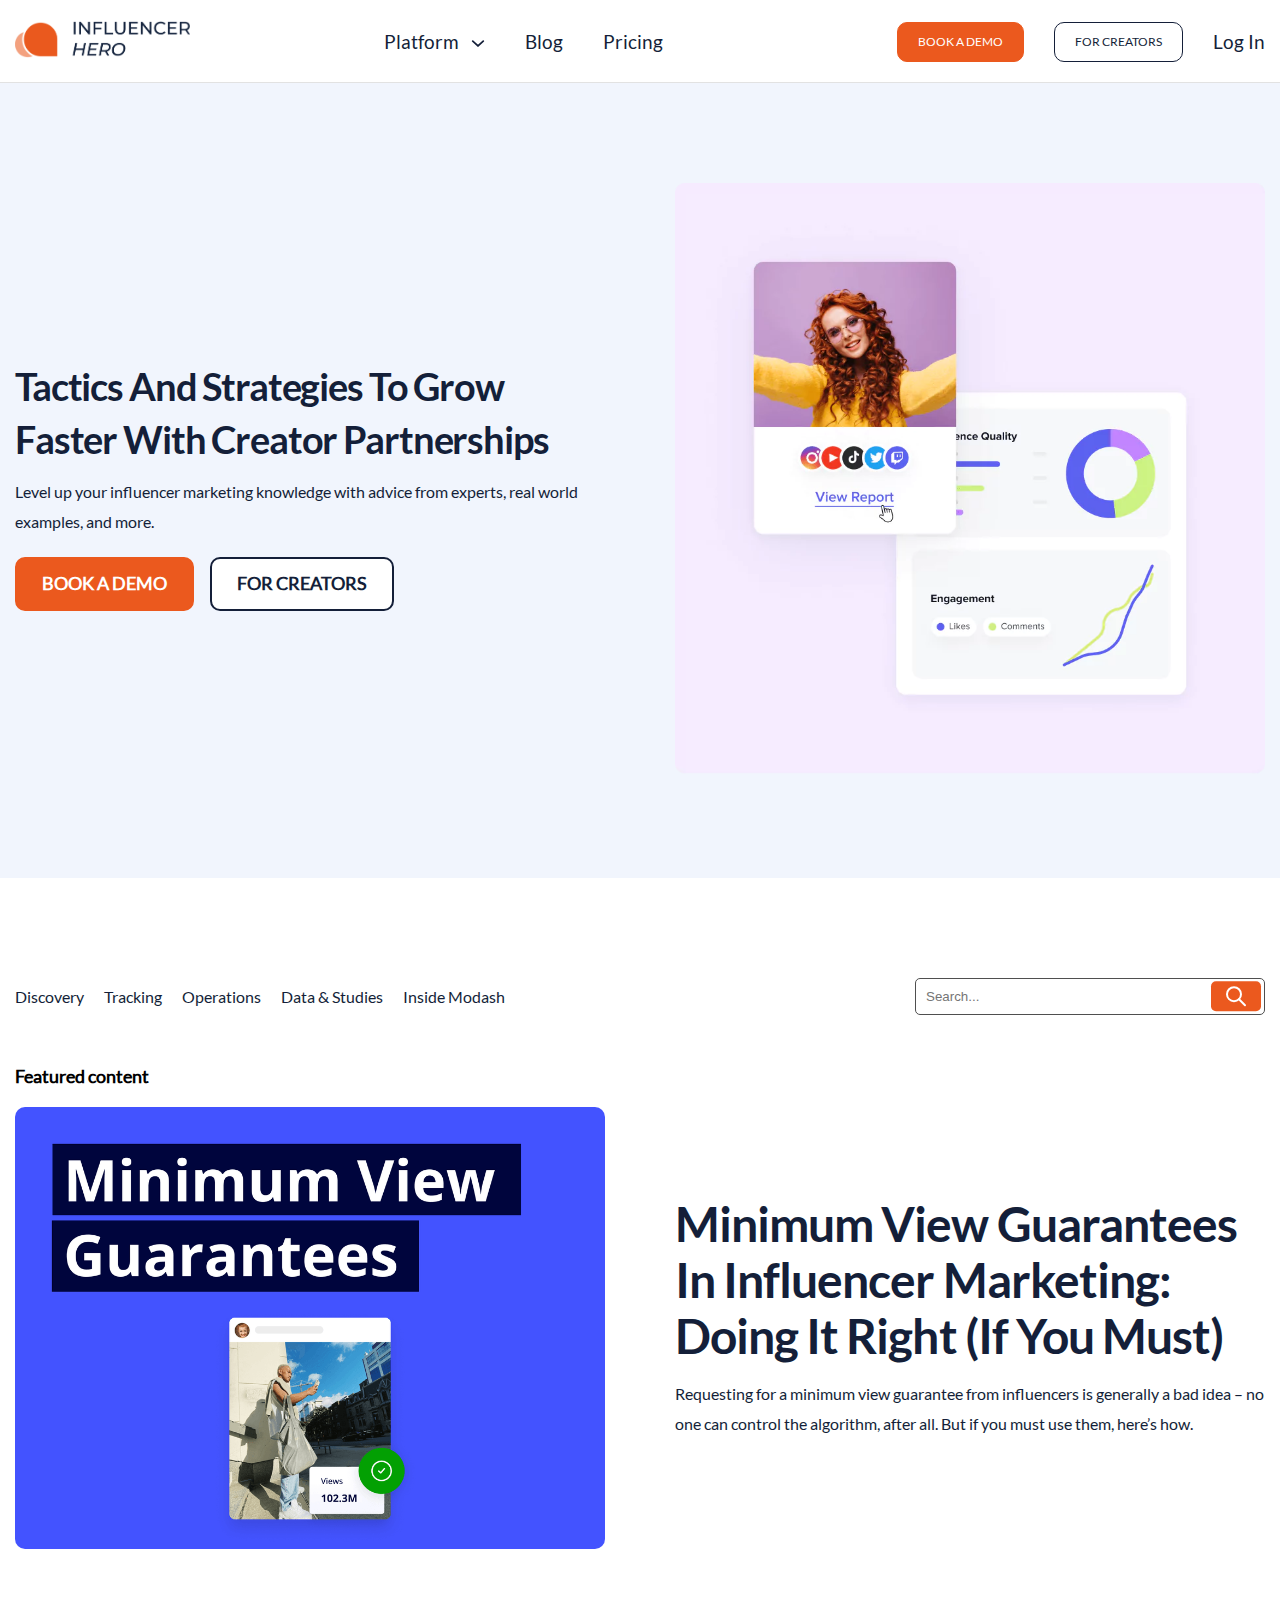
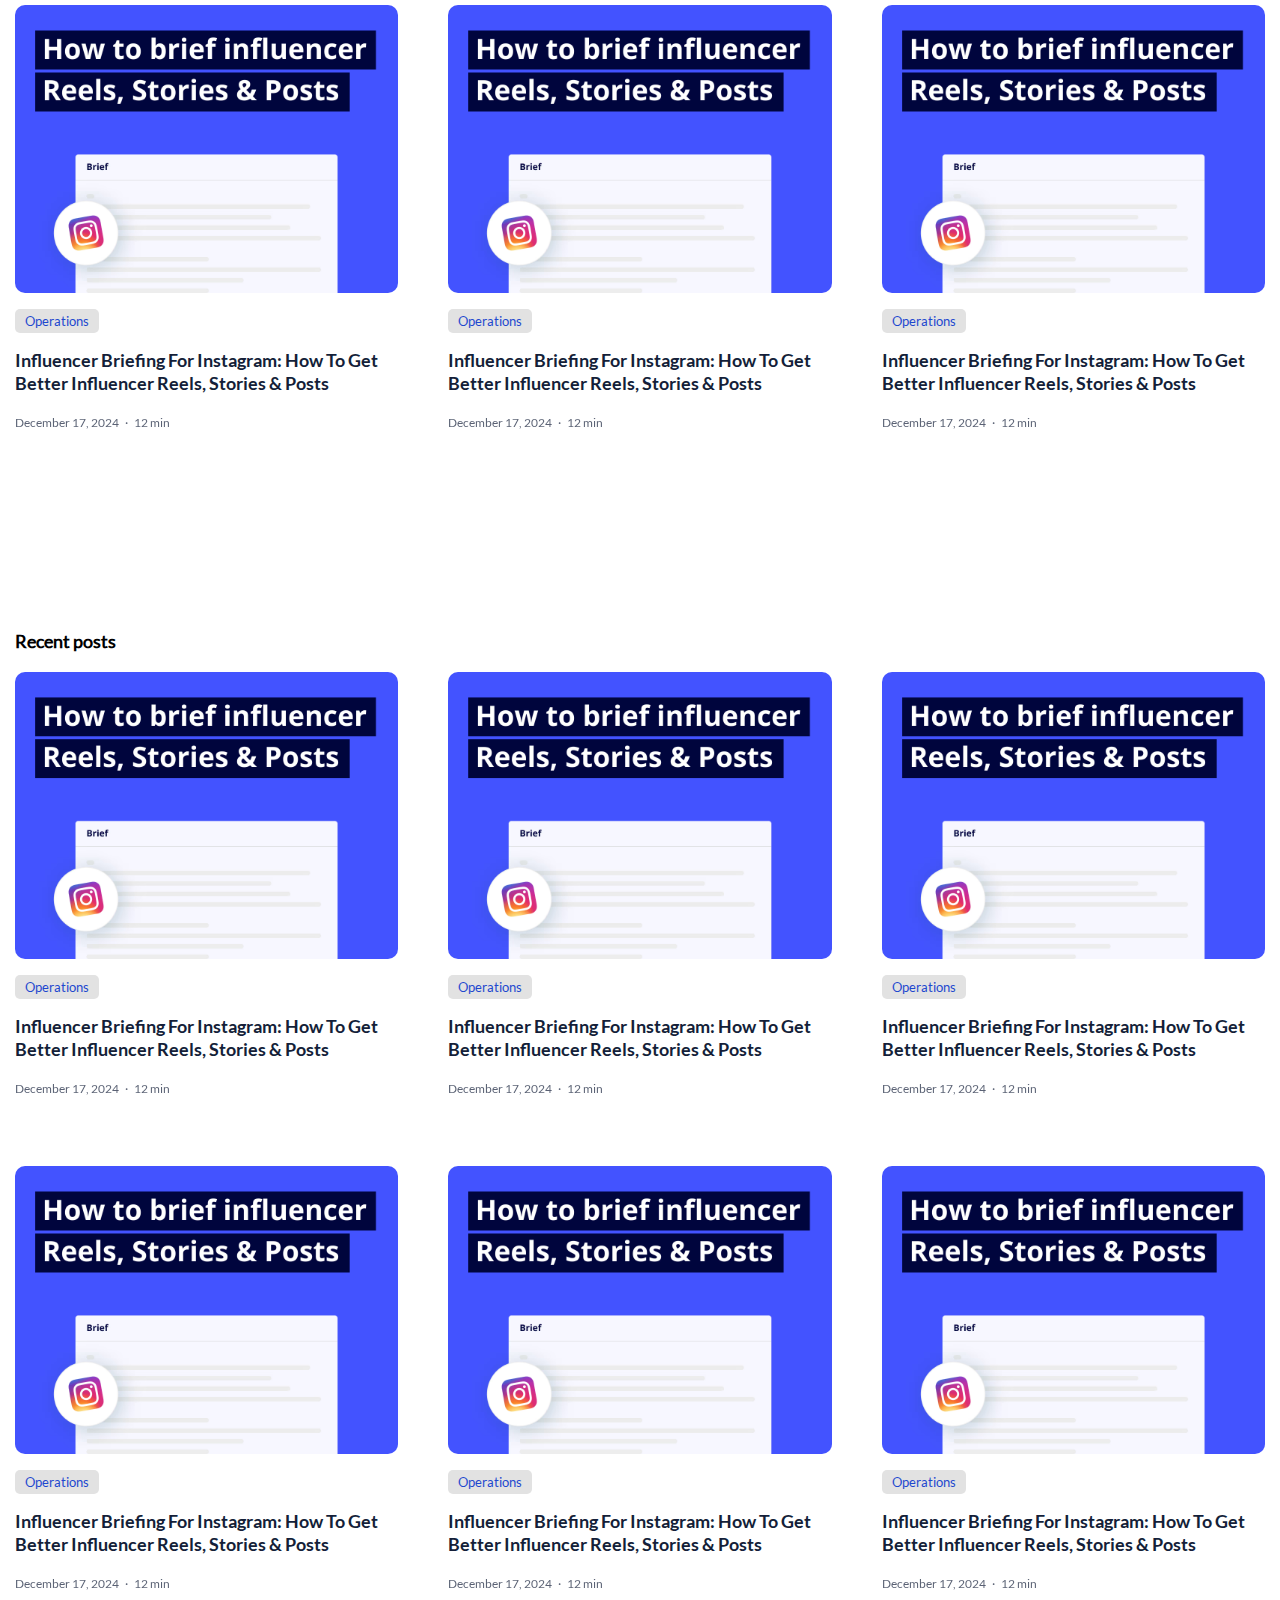
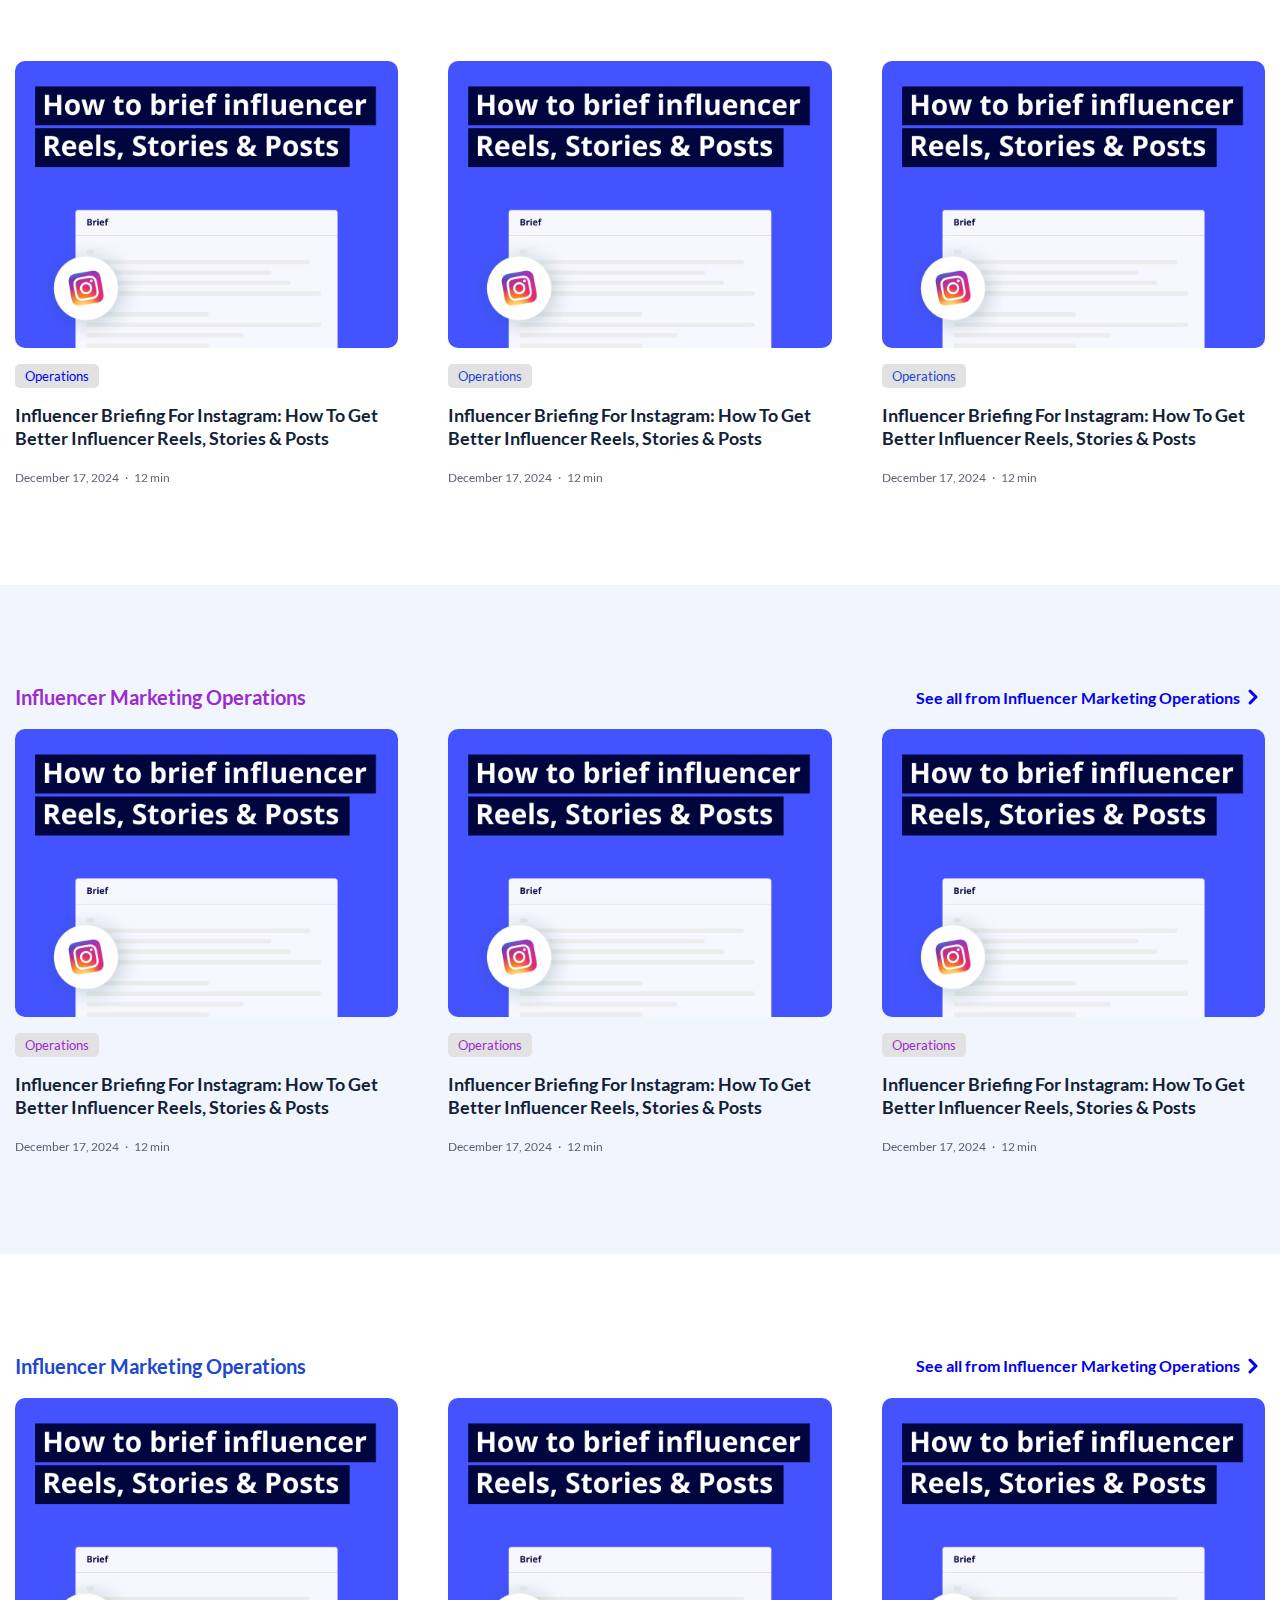
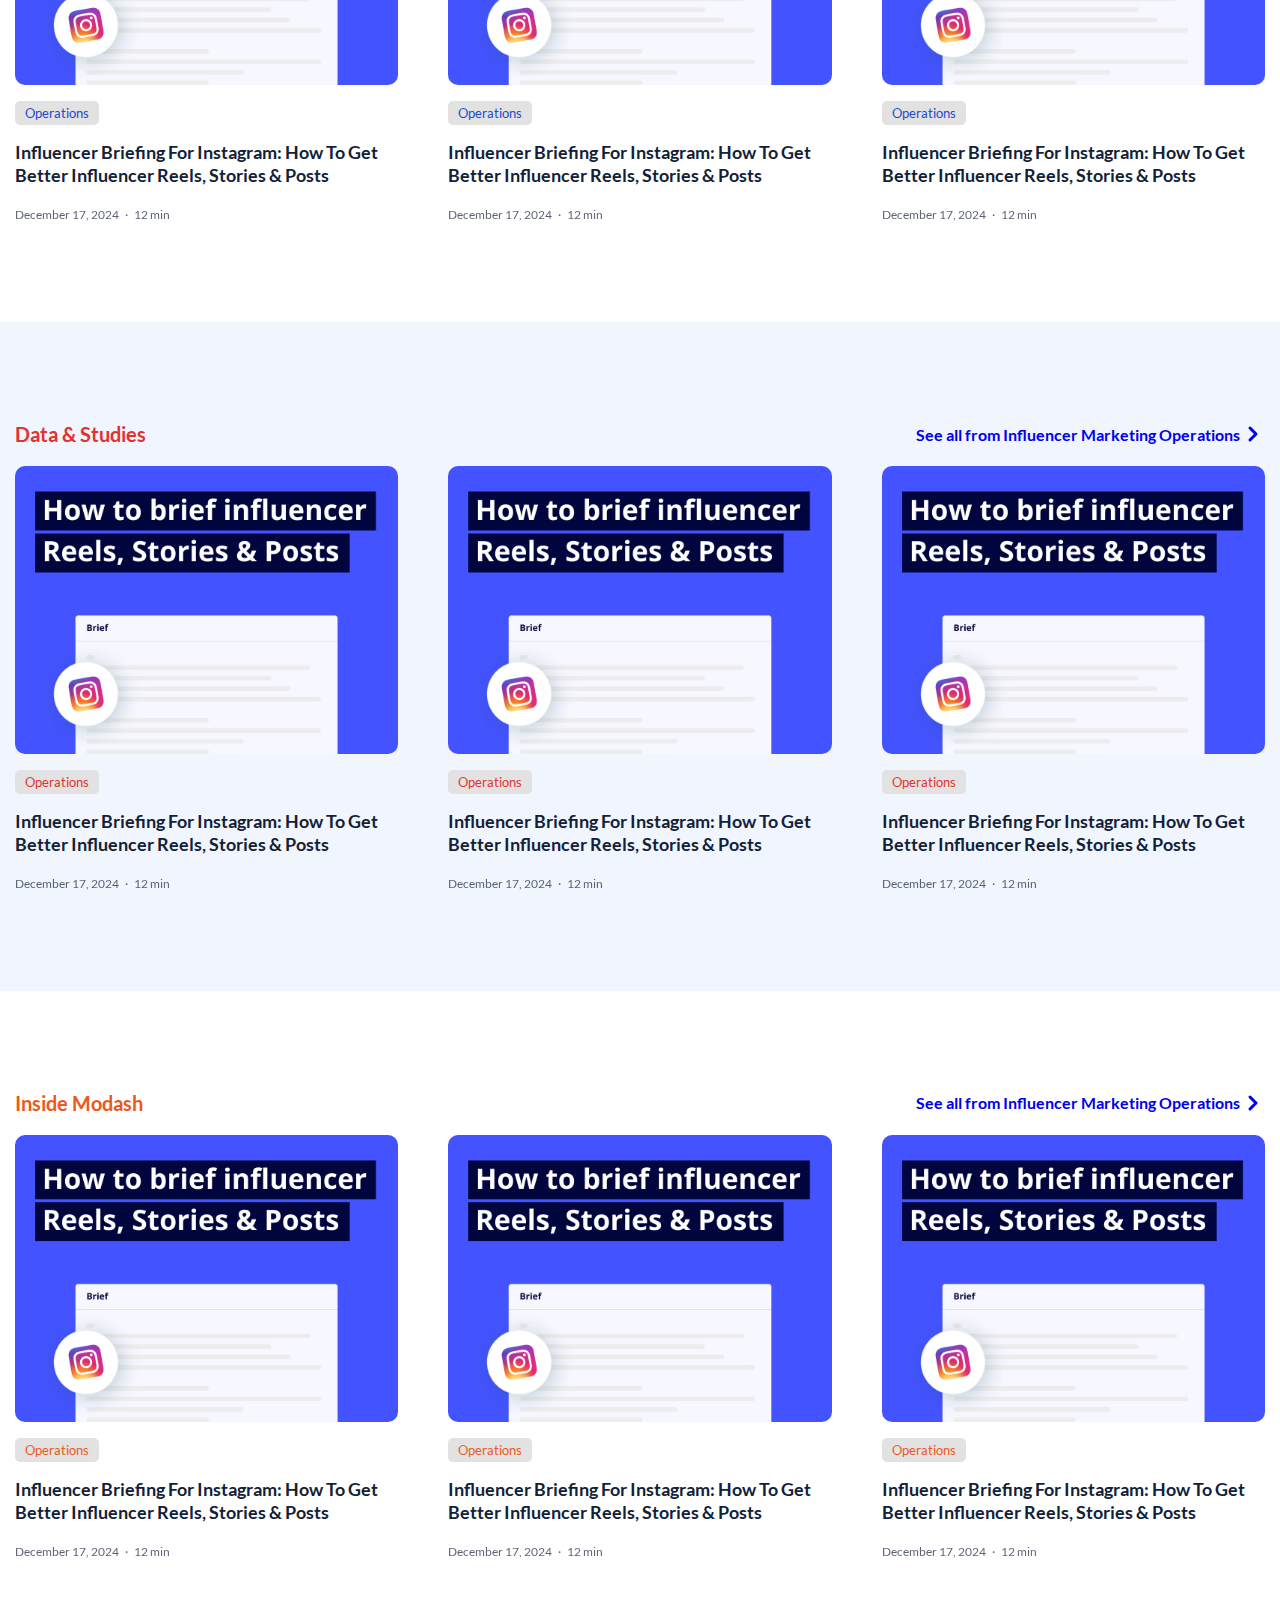
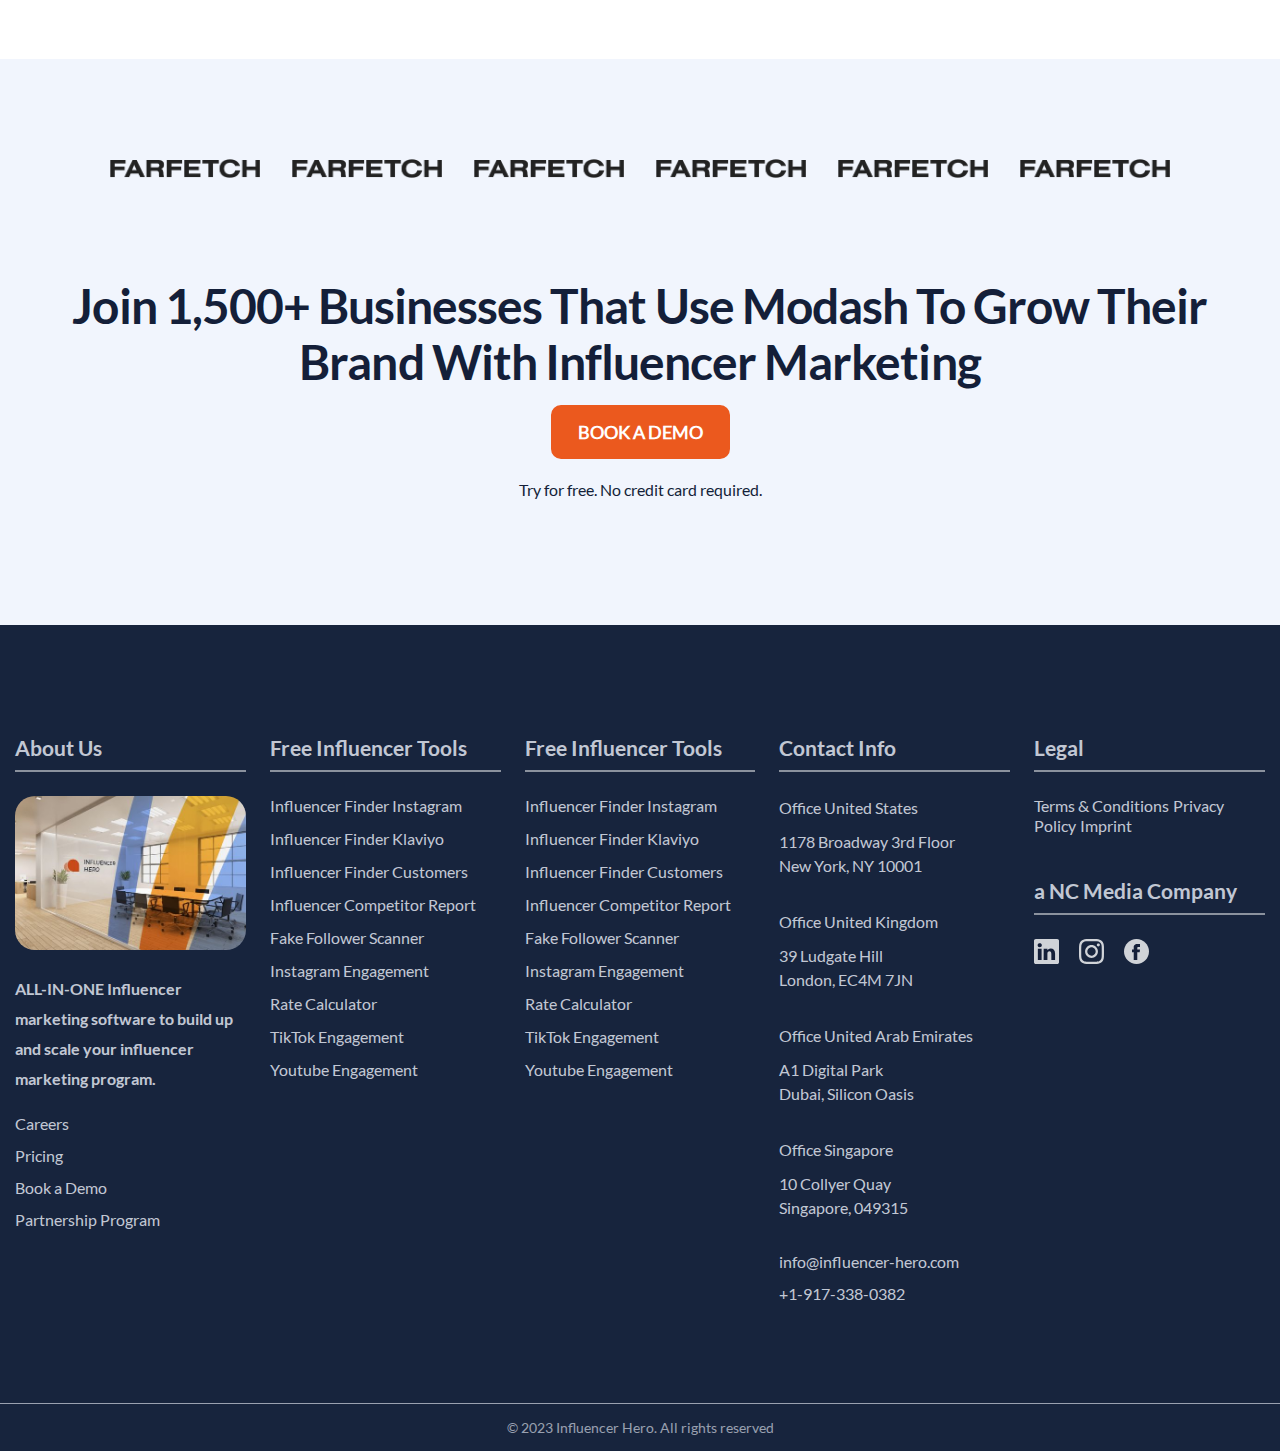
<file: pages/blog.html>
<!DOCTYPE html>
<html lang="en">

<head>
    <meta charset="UTF-8">
    <meta name="viewport" content="width=device-width, initial-scale=1.0">
    <link rel="stylesheet" href="../css/style.css">
    <title>Blog</title>
</head>

<body>
    <header class="site-header">
        <div class="header__container">
            <div class="header__wrapper">
                <!-- Logo -->
                <div class="header__logo">
                    <a href="index.html">
                        <img src="../assets/64a0120f26067bbd5896b39c_CI_InfluencerHero_FV.png" alt="logo">
                    </a>

                    <div class="menu--btn">
                        <span class="menu--line line--one"></span>
                        <span class="menu--line line--two"></span>
                    </div>
                </div>

                <!-- Navigation -->
                <div class="header__nav">
                    <ul class="nav__list">
                        <li class="nav__item nav__item--has-dropdown">
                            <span class="nav__item--has-dropdown-wrap">
                                <span class="nav__title">Platform</span>
                                <span class="nav-rotate--icon"><img src="../assets/65f32f9fc8a2efbbafa7fae8_8 501.svg"
                                        alt="icon"></span>
                            </span>
                            <div class="dropdown-menu-cont">
                                <div class="dropdown-menu">
                                    <div class="dropdown-menu__content">
                                        <ul class="dropdown-menu__list">
                                            <li class="dropdown-menu__item">
                                                <span class="dropdown-menu__icon">
                                                    <img src="../assets/64a1b9b7709a48bfa6161131_Menu-analyze-influencers 1.svg"
                                                        alt="icon">
                                                </span>
                                                <a href="" class="dropdown-menu-ancur">
                                                    <span class="dropdown-menu__title">
                                                        Find Influencers
                                                        <span class="dropdown-menu__title-arrow"><img
                                                                src="../assets/649eae9280d73b35d8ed2f13_Vector.svg"
                                                                alt="icon"></span>
                                                    </span>
                                                    <span class="dropdown-menu__desc">
                                                        Find influencers using detailed filters, including location,
                                                        audience demographics, look a likes and much more
                                                    </span>
                                                </a>
                                            </li>
                                            <li class="dropdown-menu__item">
                                                <span class="dropdown-menu__icon">
                                                    <img src="../assets/64a1b9b7709a48bfa6161131_Menu-analyze-influencers 1.svg"
                                                        alt="icon">
                                                </span>
                                                <a href="" class="dropdown-menu-ancur">
                                                    <span class="dropdown-menu__title">
                                                        Find Influencers
                                                        <span class="dropdown-menu__title-arrow"><img
                                                                src="../assets/649eae9280d73b35d8ed2f13_Vector.svg"
                                                                alt="icon"></span>
                                                    </span>
                                                    <span class="dropdown-menu__desc">
                                                        Find influencers using detailed filters, including location,
                                                        audience demographics, look a likes and much more
                                                    </span>
                                                </a>
                                            </li>


                                            <!-- Repeat the above li for all menu items -->
                                        </ul>
                                    </div>
                                    <div class="dropdown-menu__image">
                                        <img src="../assets/64a02ec2723d50f75d77087f_group_19-p-500.png" alt="img">
                                    </div>
                                </div>
                            </div>
                        </li>
                        <li class="nav__item"><a href="">Blog</a></li>
                        <li class="nav__item"><a href="">Pricing</a></li>
                        <li><a href="#" class="nav__item btn--login--mob">Log In</a></li>
                    </ul>
                </div>

                <!-- CTA Buttons -->
                <div class="header__actions">
                    <a href="#" class="btn btn--demo">book a demo</a>
                    <a href="#" class="btn btn--creator">for creators</a>
                    <a href="#" class="btn btn--login">Log In</a>
                </div>
            </div>
        </div>
    </header>

    <main>
        <section class="hero-section container-pd">
            <div class="hero-section__container--influncer container-wd">
                <div class="hero-section__content">
                    <h1 class="hero-section__heading">
                        Tactics and strategies to grow faster with creator partnerships
                    </h1>
                    <p class="hero-section__description">
                        Level up your influencer marketing knowledge with advice from experts, real world examples, and
                        more.
                    </p>
                    <div class="hero-section__buttons">
                        <a href="#" class="btn--demo-hero same-btn">book a demo</a>
                        <a href="#" class="btn--creator-hero same-btn">for creators</a>
                    </div>
                </div>

                <div class="hero-section__image">
                    <img src="../assets/property-1-analytics-overview-2-64c24b15425c1.webp" alt="img" loading="lazy">
                </div>
            </div>
        </section>

        <section class="blog-section container-pd">
            <div class="blog-section__container container-wd">
                <div class="blog-section__header">
                    <div class="blog-section__nav">
                        <a href="#" class="blog-nav__link">Discovery</a>
                        <a href="#" class="blog-nav__link">Tracking</a>
                        <a href="#" class="blog-nav__link">Operations</a>
                        <a href="#" class="blog-nav__link">Data & Studies</a>
                        <a href="#" class="blog-nav__link">Inside Modash</a>
                    </div>
                    <div class="blog-section__search">
                        <div class="search-input__container">
                            <input type="text" placeholder="Search..." class="search-input">
                            <span class="search-icon">
                                <svg xmlns="http://www.w3.org/2000/svg" width="24" height="24" viewBox="0 0 24 24"
                                    fill="none" stroke="currentColor" stroke-width="2" stroke-linecap="round"
                                    stroke-linejoin="round"
                                    class="icon icon-tabler icons-tabler-outline icon-tabler-search">
                                    <path stroke="none" d="M0 0h24v24H0z" fill="none" />
                                    <path d="M10 10m-7 0a7 7 0 1 0 14 0a7 7 0 1 0 -14 0" />
                                    <path d="M21 21l-6 -6" />
                                </svg>
                            </span>
                        </div>
                    </div>
                </div>

                <div class="featured-label">Featured content</div>

                <div class="hero-section__container--influncer container-wd blog-bp">
                    <div class="hero-section__image">
                        <a href="#" class="reduce-img">
                            <img src="../assets/67f63abae63a2425a35e7551_Minimum View Guarantees_featured image-p-1080.png"
                                alt="img" loading="lazy">
                        </a>
                    </div>
                    <div class="hero-section__content">
                        <h2 class="same--heading2">
                           <a href="#" class="blog-h2--heading">Minimum View Guarantees in Influencer Marketing: Doing It Right (If You Must)</a>
                        </h2>
                        <p class="hero-section__description">
                            Requesting for a minimum view guarantee from influencers is generally a bad idea – no one
                            can control the algorithm, after all. But if you must use them, here’s how.
                        </p>
                    </div>
                </div>

                <div class="blog-section__grid">
                    <div class="blog-card">
                        <a href="#" class="blog-card__image">
                            <img src="../assets/6762ba7396e52997dc5743dd_Instagram influencer briefing_featured image.avif"
                                alt="img" loading="lazy">
                        </a>
                        <div class="blog-card__content">
                            <div class="blog-card__category">
                                <a href="#" class="blue-text">Operations</a>
                            </div>
                            <h3 class="blog-card__title">
                                <a href="#">Influencer Briefing For Instagram: How To Get Better Influencer Reels,
                                    Stories & Posts</a>
                            </h3>
                            <div class="blog-card__meta">December 17, 2024 &nbsp; · &nbsp; 12 min</div>
                        </div>
                    </div>
                    <div class="blog-card">
                        <a href="#" class="blog-card__image">
                            <img src="../assets/6762ba7396e52997dc5743dd_Instagram influencer briefing_featured image.avif"
                                alt="img" loading="lazy">
                        </a>
                        <div class="blog-card__content">
                            <div class="blog-card__category">
                                <a href="#" class="blue-text">Operations</a>
                            </div>
                            <h3 class="blog-card__title">
                                <a href="#">Influencer Briefing For Instagram: How To Get Better Influencer Reels,
                                    Stories & Posts</a>
                            </h3>
                            <div class="blog-card__meta">December 17, 2024 &nbsp; · &nbsp; 12 min</div>
                        </div>
                    </div>
                    <div class="blog-card">
                        <a href="#" class="blog-card__image">
                            <img src="../assets/6762ba7396e52997dc5743dd_Instagram influencer briefing_featured image.avif"
                                alt="img" loading="lazy">
                        </a>
                        <div class="blog-card__content">
                            <div class="blog-card__category">
                                <a href="#" class="blue-text">Operations</a>
                            </div>
                            <h3 class="blog-card__title">
                                <a href="#">Influencer Briefing For Instagram: How To Get Better Influencer Reels,
                                    Stories & Posts</a>
                            </h3>
                            <div class="blog-card__meta">December 17, 2024 &nbsp; · &nbsp; 12 min</div>
                        </div>
                    </div>


                </div>
            </div>
        </section>

        <section class="container-pd">
            <div class="container-wd">
                <div class="featured-label">Recent posts</div>
                <div class="blog-section__grid">
                    <div class="blog-card">
                        <a href="#" class="blog-card__image">
                            <img src="../assets/6762ba7396e52997dc5743dd_Instagram influencer briefing_featured image.avif"
                                alt="img" loading="lazy">
                        </a>
                        <div class="blog-card__content">
                            <div class="blog-card__category">
                                <a href="#" class="blue-text">Operations</a>
                            </div>
                            <h3 class="blog-card__title">
                                <a href="#">Influencer Briefing For Instagram: How To Get Better Influencer Reels,
                                    Stories & Posts</a>
                            </h3>
                            <div class="blog-card__meta">December 17, 2024 &nbsp; · &nbsp; 12 min</div>
                        </div>
                    </div>
                    <div class="blog-card">
                        <a href="#" class="blog-card__image">
                            <img src="../assets/6762ba7396e52997dc5743dd_Instagram influencer briefing_featured image.avif"
                                alt="img" loading="lazy">
                        </a>
                        <div class="blog-card__content">
                            <div class="blog-card__category">
                                <a href="#" class="blue-text">Operations</a>
                            </div>
                            <h3 class="blog-card__title">
                                <a href="#">Influencer Briefing For Instagram: How To Get Better Influencer Reels,
                                    Stories & Posts</a>
                            </h3>
                            <div class="blog-card__meta">December 17, 2024 &nbsp; · &nbsp; 12 min</div>
                        </div>
                    </div>
                    <div class="blog-card">
                        <a href="#" class="blog-card__image">
                            <img src="../assets/6762ba7396e52997dc5743dd_Instagram influencer briefing_featured image.avif"
                                alt="img" loading="lazy">
                        </a>
                        <div class="blog-card__content">
                            <div class="blog-card__category">
                                <a href="#" class="blue-text">Operations</a>
                            </div>
                            <h3 class="blog-card__title">
                                <a href="#">Influencer Briefing For Instagram: How To Get Better Influencer Reels,
                                    Stories & Posts</a>
                            </h3>
                            <div class="blog-card__meta">December 17, 2024 &nbsp; · &nbsp; 12 min</div>
                        </div>
                    </div>
                    <div class="blog-card">
                        <a href="#" class="blog-card__image">
                            <img src="../assets/6762ba7396e52997dc5743dd_Instagram influencer briefing_featured image.avif"
                                alt="img" loading="lazy">
                        </a>
                        <div class="blog-card__content">
                            <div class="blog-card__category">
                                <a href="#" class="blue-text">Operations</a>
                            </div>
                            <h3 class="blog-card__title">
                                <a href="#">Influencer Briefing For Instagram: How To Get Better Influencer Reels,
                                    Stories & Posts</a>
                            </h3>
                            <div class="blog-card__meta">December 17, 2024 &nbsp; · &nbsp; 12 min</div>
                        </div>
                    </div>
                    <div class="blog-card">
                        <a href="#" class="blog-card__image">
                            <img src="../assets/6762ba7396e52997dc5743dd_Instagram influencer briefing_featured image.avif"
                                alt="img" loading="lazy">
                        </a>
                        <div class="blog-card__content">
                            <div class="blog-card__category">
                                <a href="#" class="blue-text">Operations</a>
                            </div>
                            <h3 class="blog-card__title">
                                <a href="#">Influencer Briefing For Instagram: How To Get Better Influencer Reels,
                                    Stories & Posts</a>
                            </h3>
                            <div class="blog-card__meta">December 17, 2024 &nbsp; · &nbsp; 12 min</div>
                        </div>
                    </div>
                    <div class="blog-card">
                        <a href="#" class="blog-card__image">
                            <img src="../assets/6762ba7396e52997dc5743dd_Instagram influencer briefing_featured image.avif"
                                alt="img" loading="lazy">
                        </a>
                        <div class="blog-card__content">
                            <div class="blog-card__category">
                                <a href="#" class="blue-text">Operations</a>
                            </div>
                            <h3 class="blog-card__title">
                                <a href="#">Influencer Briefing For Instagram: How To Get Better Influencer Reels,
                                    Stories & Posts</a>
                            </h3>
                            <div class="blog-card__meta">December 17, 2024 &nbsp; · &nbsp; 12 min</div>
                        </div>
                    </div>
                    <div class="blog-card">
                        <a href="#" class="blog-card__image">
                            <img src="../assets/6762ba7396e52997dc5743dd_Instagram influencer briefing_featured image.avif"
                                alt="img" loading="lazy">
                        </a>
                        <div class="blog-card__content">
                            <div class="blog-card__category">
                                <a href="#">Operations</a>
                            </div>
                            <h3 class="blog-card__title">
                                <a href="#" class="blue-text">Influencer Briefing For Instagram: How To Get Better Influencer Reels,
                                    Stories & Posts</a>
                            </h3>
                            <div class="blog-card__meta">December 17, 2024 &nbsp; · &nbsp; 12 min</div>
                        </div>
                    </div>
                    <div class="blog-card">
                        <a href="#" class="blog-card__image">
                            <img src="../assets/6762ba7396e52997dc5743dd_Instagram influencer briefing_featured image.avif"
                                alt="img" loading="lazy">
                        </a>
                        <div class="blog-card__content">
                            <div class="blog-card__category">
                                <a href="#" class="blue-text">Operations</a>
                            </div>
                            <h3 class="blog-card__title">
                                <a href="#">Influencer Briefing For Instagram: How To Get Better Influencer Reels,
                                    Stories & Posts</a>
                            </h3>
                            <div class="blog-card__meta">December 17, 2024 &nbsp; · &nbsp; 12 min</div>
                        </div>
                    </div>
                    <div class="blog-card">
                        <a href="#" class="blog-card__image">
                            <img src="../assets/6762ba7396e52997dc5743dd_Instagram influencer briefing_featured image.avif"
                                alt="img" loading="lazy">
                        </a>
                        <div class="blog-card__content">
                            <div class="blog-card__category">
                                <a href="#" class="blue-text">Operations</a>
                            </div>
                            <h3 class="blog-card__title">
                                <a href="#">Influencer Briefing For Instagram: How To Get Better Influencer Reels,
                                    Stories & Posts</a>
                            </h3>
                            <div class="blog-card__meta">December 17, 2024 &nbsp; · &nbsp; 12 min</div>
                        </div>
                    </div>


                </div>
            </div>
        </section>

        <section class="container-pd bg-gray">
            <div class="container-wd">
                <div class="blog--mini-heading-box">
                    <div class="blog--mini-heading  purple-text">Influencer Marketing Operations</div>
                    <a href="#">See all from Influencer Marketing Operations <svg xmlns="http://www.w3.org/2000/svg"
                            width="24" height="24" viewBox="0 0 24 24" fill="none" stroke="currentColor"
                            stroke-width="3" stroke-linecap="round" stroke-linejoin="round"
                            class="icon icon-tabler icons-tabler-outline icon-tabler-chevron-right">
                            <path stroke="none" d="M0 0h24v24H0z" fill="none" />
                            <path d="M9 6l6 6l-6 6" />
                        </svg></a>
                </div>
                <div class="blog-section__grid">
                    <div class="blog-card">
                        <a href="#" class="blog-card__image">
                            <img src="../assets/6762ba7396e52997dc5743dd_Instagram influencer briefing_featured image.avif"
                                alt="img" loading="lazy">
                        </a>
                        <div class="blog-card__content">
                            <div class="blog-card__category">
                                <a href="#" class="purple-text">Operations</a>
                            </div>
                            <h3 class="blog-card__title">
                                <a href="#">Influencer Briefing For Instagram: How To Get Better Influencer Reels,
                                    Stories & Posts</a>
                            </h3>
                            <div class="blog-card__meta">December 17, 2024 &nbsp; · &nbsp; 12 min</div>
                        </div>
                    </div>
                    <div class="blog-card">
                        <a href="#" class="blog-card__image">
                            <img src="../assets/6762ba7396e52997dc5743dd_Instagram influencer briefing_featured image.avif"
                                alt="img" loading="lazy">
                        </a>
                        <div class="blog-card__content">
                            <div class="blog-card__category">
                                <a href="#" class="purple-text">Operations</a>
                            </div>
                            <h3 class="blog-card__title">
                                <a href="#">Influencer Briefing For Instagram: How To Get Better Influencer Reels,
                                    Stories & Posts</a>
                            </h3>
                            <div class="blog-card__meta">December 17, 2024 &nbsp; · &nbsp; 12 min</div>
                        </div>
                    </div>
                    <div class="blog-card">
                        <a href="#" class="blog-card__image">
                            <img src="../assets/6762ba7396e52997dc5743dd_Instagram influencer briefing_featured image.avif"
                                alt="img" loading="lazy">
                        </a>
                        <div class="blog-card__content">
                            <div class="blog-card__category">
                                <a href="#" class="purple-text">Operations</a>
                            </div>
                            <h3 class="blog-card__title">
                                <a href="#">Influencer Briefing For Instagram: How To Get Better Influencer Reels,
                                    Stories & Posts</a>
                            </h3>
                            <div class="blog-card__meta">December 17, 2024 &nbsp; · &nbsp; 12 min</div>
                        </div>
                    </div>


                </div>
            </div>
        </section>

        <section class="container-pd">
            <div class="container-wd">
                <div class="blog--mini-heading-box">
                    <div class="blog--mini-heading  blue-text">Influencer Marketing Operations</div>
                    <a href="#">See all from Influencer Marketing Operations <svg xmlns="http://www.w3.org/2000/svg"
                            width="24" height="24" viewBox="0 0 24 24" fill="none" stroke="currentColor"
                            stroke-width="3" stroke-linecap="round" stroke-linejoin="round"
                            class="icon icon-tabler icons-tabler-outline icon-tabler-chevron-right">
                            <path stroke="none" d="M0 0h24v24H0z" fill="none" />
                            <path d="M9 6l6 6l-6 6" />
                        </svg></a>
                </div>
                <div class="blog-section__grid">
                    <div class="blog-card">
                        <a href="#" class="blog-card__image">
                            <img src="../assets/6762ba7396e52997dc5743dd_Instagram influencer briefing_featured image.avif"
                                alt="img" loading="lazy">
                        </a>
                        <div class="blog-card__content">
                            <div class="blog-card__category">
                                <a href="#" class="blue-text">Operations</a>
                            </div>
                            <h3 class="blog-card__title">
                                <a href="#">Influencer Briefing For Instagram: How To Get Better Influencer Reels,
                                    Stories & Posts</a>
                            </h3>
                            <div class="blog-card__meta">December 17, 2024 &nbsp; · &nbsp; 12 min</div>
                        </div>
                    </div>
                    <div class="blog-card">
                        <a href="#" class="blog-card__image">
                            <img src="../assets/6762ba7396e52997dc5743dd_Instagram influencer briefing_featured image.avif"
                                alt="img" loading="lazy">
                        </a>
                        <div class="blog-card__content">
                            <div class="blog-card__category">
                                <a href="#" class="blue-text">Operations</a>
                            </div>
                            <h3 class="blog-card__title">
                                <a href="#">Influencer Briefing For Instagram: How To Get Better Influencer Reels,
                                    Stories & Posts</a>
                            </h3>
                            <div class="blog-card__meta">December 17, 2024 &nbsp; · &nbsp; 12 min</div>
                        </div>
                    </div>
                    <div class="blog-card">
                        <a href="#" class="blog-card__image">
                            <img src="../assets/6762ba7396e52997dc5743dd_Instagram influencer briefing_featured image.avif"
                                alt="img" loading="lazy">
                        </a>
                        <div class="blog-card__content">
                            <div class="blog-card__category">
                                <a href="#" class="blue-text">Operations</a>
                            </div>
                            <h3 class="blog-card__title">
                                <a href="#">Influencer Briefing For Instagram: How To Get Better Influencer Reels,
                                    Stories & Posts</a>
                            </h3>
                            <div class="blog-card__meta">December 17, 2024 &nbsp; · &nbsp; 12 min</div>
                        </div>
                    </div>


                </div>
            </div>
        </section>

        <section class="container-pd bg-gray">
            <div class="container-wd">
                <div class="blog--mini-heading-box">
                    <div class="blog--mini-heading  red-text">Data & Studies</div>
                    <a href="#">See all from Influencer Marketing Operations <svg xmlns="http://www.w3.org/2000/svg"
                            width="24" height="24" viewBox="0 0 24 24" fill="none" stroke="currentColor"
                            stroke-width="3" stroke-linecap="round" stroke-linejoin="round"
                            class="icon icon-tabler icons-tabler-outline icon-tabler-chevron-right">
                            <path stroke="none" d="M0 0h24v24H0z" fill="none" />
                            <path d="M9 6l6 6l-6 6" />
                        </svg></a>
                </div>
                <div class="blog-section__grid">
                    <div class="blog-card">
                        <a href="#" class="blog-card__image">
                            <img src="../assets/6762ba7396e52997dc5743dd_Instagram influencer briefing_featured image.avif"
                                alt="img" loading="lazy">
                        </a>
                        <div class="blog-card__content">
                            <div class="blog-card__category">
                                <a href="#" class="red-text">Operations</a>
                            </div>
                            <h3 class="blog-card__title">
                                <a href="#">Influencer Briefing For Instagram: How To Get Better Influencer Reels,
                                    Stories & Posts</a>
                            </h3>
                            <div class="blog-card__meta">December 17, 2024 &nbsp; · &nbsp; 12 min</div>
                        </div>
                    </div>
                    <div class="blog-card">
                        <a href="#" class="blog-card__image">
                            <img src="../assets/6762ba7396e52997dc5743dd_Instagram influencer briefing_featured image.avif"
                                alt="img" loading="lazy">
                        </a>
                        <div class="blog-card__content">
                            <div class="blog-card__category">
                                <a href="#" class="red-text">Operations</a>
                            </div>
                            <h3 class="blog-card__title">
                                <a href="#">Influencer Briefing For Instagram: How To Get Better Influencer Reels,
                                    Stories & Posts</a>
                            </h3>
                            <div class="blog-card__meta">December 17, 2024 &nbsp; · &nbsp; 12 min</div>
                        </div>
                    </div>
                    <div class="blog-card">
                        <a href="#" class="blog-card__image">
                            <img src="../assets/6762ba7396e52997dc5743dd_Instagram influencer briefing_featured image.avif"
                                alt="img" loading="lazy">
                        </a>
                        <div class="blog-card__content">
                            <div class="blog-card__category">
                                <a href="#" class="red-text">Operations</a>
                            </div>
                            <h3 class="blog-card__title">
                                <a href="#">Influencer Briefing For Instagram: How To Get Better Influencer Reels,
                                    Stories & Posts</a>
                            </h3>
                            <div class="blog-card__meta">December 17, 2024 &nbsp; · &nbsp; 12 min</div>
                        </div>
                    </div>


                </div>
            </div>
        </section>

        <section class="container-pd">
            <div class="container-wd">
                <div class="blog--mini-heading-box">
                    <div class="blog--mini-heading  orange-text">Inside Modash</div>
                    <a href="#">See all from Influencer Marketing Operations <svg xmlns="http://www.w3.org/2000/svg"
                            width="24" height="24" viewBox="0 0 24 24" fill="none" stroke="currentColor"
                            stroke-width="3" stroke-linecap="round" stroke-linejoin="round"
                            class="icon icon-tabler icons-tabler-outline icon-tabler-chevron-right">
                            <path stroke="none" d="M0 0h24v24H0z" fill="none" />
                            <path d="M9 6l6 6l-6 6" />
                        </svg></a>
                </div>
                <div class="blog-section__grid">
                    <div class="blog-card">
                        <a href="#" class="blog-card__image">
                            <img src="../assets/6762ba7396e52997dc5743dd_Instagram influencer briefing_featured image.avif"
                                alt="img" loading="lazy">
                        </a>
                        <div class="blog-card__content">
                            <div class="blog-card__category">
                                <a href="#" class="orange-text">Operations</a>
                            </div>
                            <h3 class="blog-card__title">
                                <a href="#">Influencer Briefing For Instagram: How To Get Better Influencer Reels,
                                    Stories & Posts</a>
                            </h3>
                            <div class="blog-card__meta">December 17, 2024 &nbsp; · &nbsp; 12 min</div>
                        </div>
                    </div>
                    <div class="blog-card">
                        <a href="#" class="blog-card__image">
                            <img src="../assets/6762ba7396e52997dc5743dd_Instagram influencer briefing_featured image.avif"
                                alt="img" loading="lazy">
                        </a>
                        <div class="blog-card__content">
                            <div class="blog-card__category">
                                <a href="#" class="orange-text">Operations</a>
                            </div>
                            <h3 class="blog-card__title">
                                <a href="#">Influencer Briefing For Instagram: How To Get Better Influencer Reels,
                                    Stories & Posts</a>
                            </h3>
                            <div class="blog-card__meta">December 17, 2024 &nbsp; · &nbsp; 12 min</div>
                        </div>
                    </div>
                    <div class="blog-card">
                        <a href="#" class="blog-card__image">
                            <img src="../assets/6762ba7396e52997dc5743dd_Instagram influencer briefing_featured image.avif"
                                alt="img" loading="lazy">
                        </a>
                        <div class="blog-card__content">
                            <div class="blog-card__category">
                                <a href="#" class="orange-text">Operations</a>
                            </div>
                            <h3 class="blog-card__title">
                                <a href="#">Influencer Briefing For Instagram: How To Get Better Influencer Reels,
                                    Stories & Posts</a>
                            </h3>
                            <div class="blog-card__meta">December 17, 2024 &nbsp; · &nbsp; 12 min</div>
                        </div>
                    </div>


                </div>
            </div>
        </section>

        <section class="brand-logos-section container-pd bg-gray">
            <div class="brand-logos-section__container container-wd">
                <div class="brand-logos-section__logos">
                    <img src="../assets/655cba9516b5580a55667aec_logo_farfetch.webp" alt="img" class="brand-logo">
                    <img src="../assets/655cba9516b5580a55667aec_logo_farfetch.webp" alt="img" class="brand-logo">
                    <img src="../assets/655cba9516b5580a55667aec_logo_farfetch.webp" alt="img" class="brand-logo">
                    <img src="../assets/655cba9516b5580a55667aec_logo_farfetch.webp" alt="img" class="brand-logo">
                    <img src="../assets/655cba9516b5580a55667aec_logo_farfetch.webp" alt="img" class="brand-logo">
                    <img src="../assets/655cba9516b5580a55667aec_logo_farfetch.webp" alt="img" class="brand-logo">
                </div>
        
                <h2 class="same--heading2 brand-logos-section__heading">
                    Join 1,500+ businesses that use Modash to grow their brand with influencer marketing
                </h2>
        
                <div class="hero-section__buttons brand-logos-section--cta">
                    <a href="#" class="btn--demo-hero same-btn">book a demo</a>
                </div>
        
                <p class="hero-section__description brand-logos-section__subtext">
                    Try for free. No credit card required.
                </p>
            </div>
        </section>
        

    </main>

    <footer class="footer">
        <div class="footer__container container-pd">

            <div class="footer__top container-wd">
                <!-- About section -->
                <div class="footer__about">
                    <div class="footer__about-title">About Us</div>
                    <div class="footer__about-img">
                        <img src="../assets/64c8dec16165123ac927f581_ih_office_5-p-500.jpg" alt="img">
                    </div>
                    <p class="footer__about-text">
                        ALL-IN-ONE Influencer marketing software to build up and scale your influencer marketing
                        program.
                    </p>
                    <div class="footer__about-links">
                        <a href="#">Careers</a>
                        <a href="#">Pricing</a>
                        <a href="#">Book a Demo</a>
                        <a href="#">Partnership Program</a>
                    </div>
                </div>

                <!-- Tools list -->
                <div class="footer__tools">
                    <div class="footer__tools-title">Free Influencer Tools</div>
                    <ul class="footer__tools-list">
                        <li><a href="#">Influencer Finder Instagram</a></li>
                        <li><a href="#">Influencer Finder Klaviyo</a></li>
                        <li><a href="#">Influencer Finder Customers</a></li>
                        <li><a href="#">Influencer Competitor Report</a></li>
                        <li><a href="#">Fake Follower Scanner</a></li>
                        <li><a href="#">Instagram Engagement</a></li>
                        <li><a href="#">Rate Calculator</a></li>
                        <li><a href="#">TikTok Engagement</a></li>
                        <li><a href="#">Youtube Engagement</a></li>
                    </ul>
                </div>

                <!-- Duplicate tools section -->
                <div class="footer__tools-duplicate">
                    <div class="footer__tools-title">Free Influencer Tools</div>
                    <ul class="footer__tools-list">
                        <li><a href="#">Influencer Finder Instagram</a></li>
                        <li><a href="#">Influencer Finder Klaviyo</a></li>
                        <li><a href="#">Influencer Finder Customers</a></li>
                        <li><a href="#">Influencer Competitor Report</a></li>
                        <li><a href="#">Fake Follower Scanner</a></li>
                        <li><a href="#">Instagram Engagement</a></li>
                        <li><a href="#">Rate Calculator</a></li>
                        <li><a href="#">TikTok Engagement</a></li>
                        <li><a href="#">Youtube Engagement</a></li>
                    </ul>
                </div>

                <!-- Contact Info -->
                <div class="footer__contact">
                    <div class="footer__contact-title">Contact Info</div>
                    <div class="footer__locations">
                        <div class="footer__office">
                            <div class="footer__office-title">Office United States</div>
                            <div class="footer__office-address">1178 Broadway 3rd Floor<br>New York, NY 10001</div>
                        </div>
                        <div class="footer__office">
                            <div class="footer__office-title">Office United Kingdom</div>
                            <div class="footer__office-address">39 Ludgate Hill<br>London, EC4M 7JN</div>
                        </div>
                        <div class="footer__office">
                            <div class="footer__office-title">Office United Arab Emirates</div>
                            <div class="footer__office-address">A1 Digital Park<br>Dubai, Silicon Oasis</div>
                        </div>
                        <div class="footer__office">
                            <div class="footer__office-title">Office Singapore</div>
                            <div class="footer__office-address">10 Collyer Quay<br>Singapore, 049315</div>
                        </div>
                    </div>
                    <div class="footer__contact-links">
                        <a href="mailto:info@influencer-hero.com">info@influencer-hero.com</a>
                        <a href="tel:+1-917-338-0382">+1-917-338-0382</a>
                    </div>
                </div>

                <!-- Legal & Social -->
                <div class="footer__legal">
                    <div class="footer__legal-links">
                        <div class="footer__legal-title">Legal</div>
                        <div>
                            <a href="#">Terms & Conditions</a>
                            <a href="#">Privacy Policy</a>
                            <a href="#">Imprint</a>
                        </div>
                    </div>

                    <div class="footer__social">
                        <div class="footer__social-brand">a NC Media Company</div>
                        <ul class="footer__social-icons">
                            <li><a href="#"><img src="../assets/649da31bcad882a12b5db866_Layer_2.svg"
                                        alt="LinkedIn"></a>
                            </li>
                            <li><a href="#"><img src="../assets/649da35ab648e82c371e379f_Vector.svg" alt="Facebook"></a>
                            </li>
                            <li><a href="#"><img src="../assets/649da37fcd6795444f08da88_Group.svg" alt="Instagram"></a>
                            </li>
                        </ul>
                    </div>
                </div>
            </div>

        </div>
        <!-- Bottom -->
        <div class="footer__bottom">
            <p>© 2023 Influencer Hero. All rights reserved</p>
        </div>
    </footer>

    <script src="../js/script.js"></script>

</body>

</html>
</file>
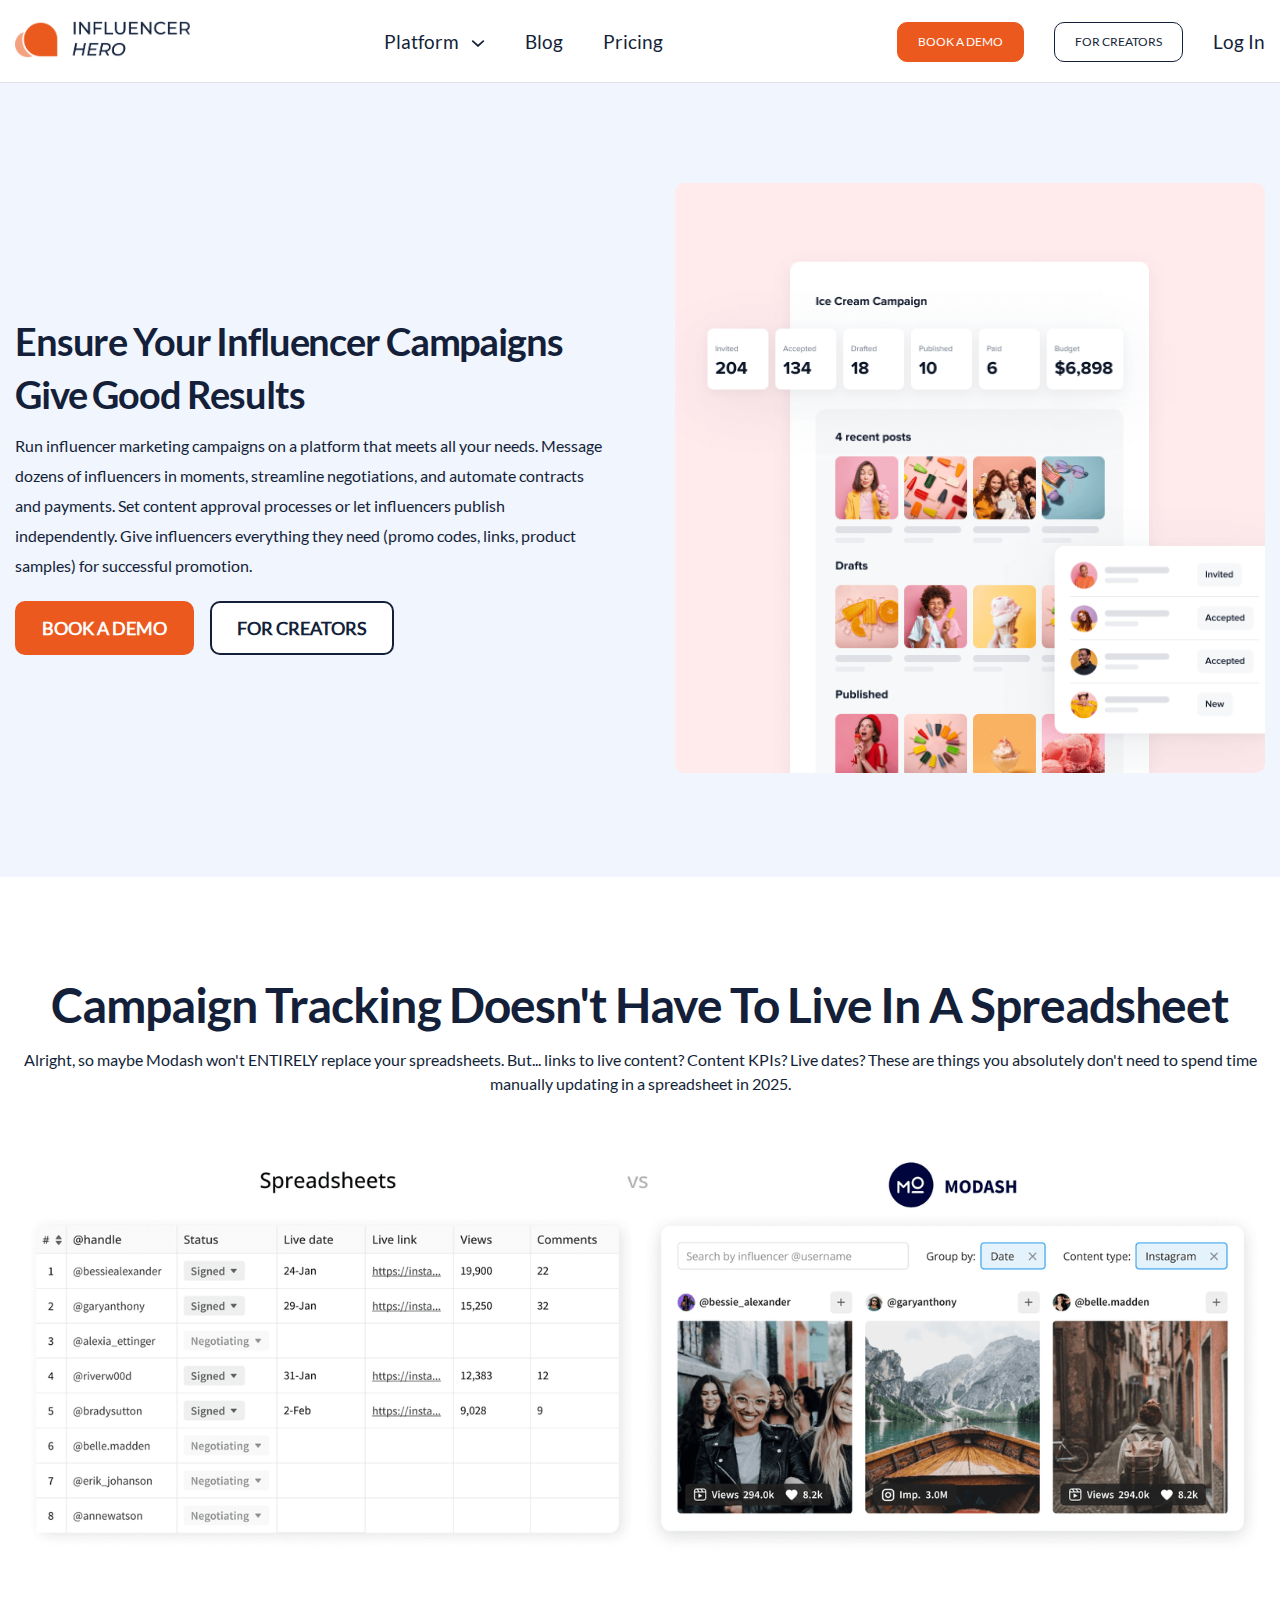
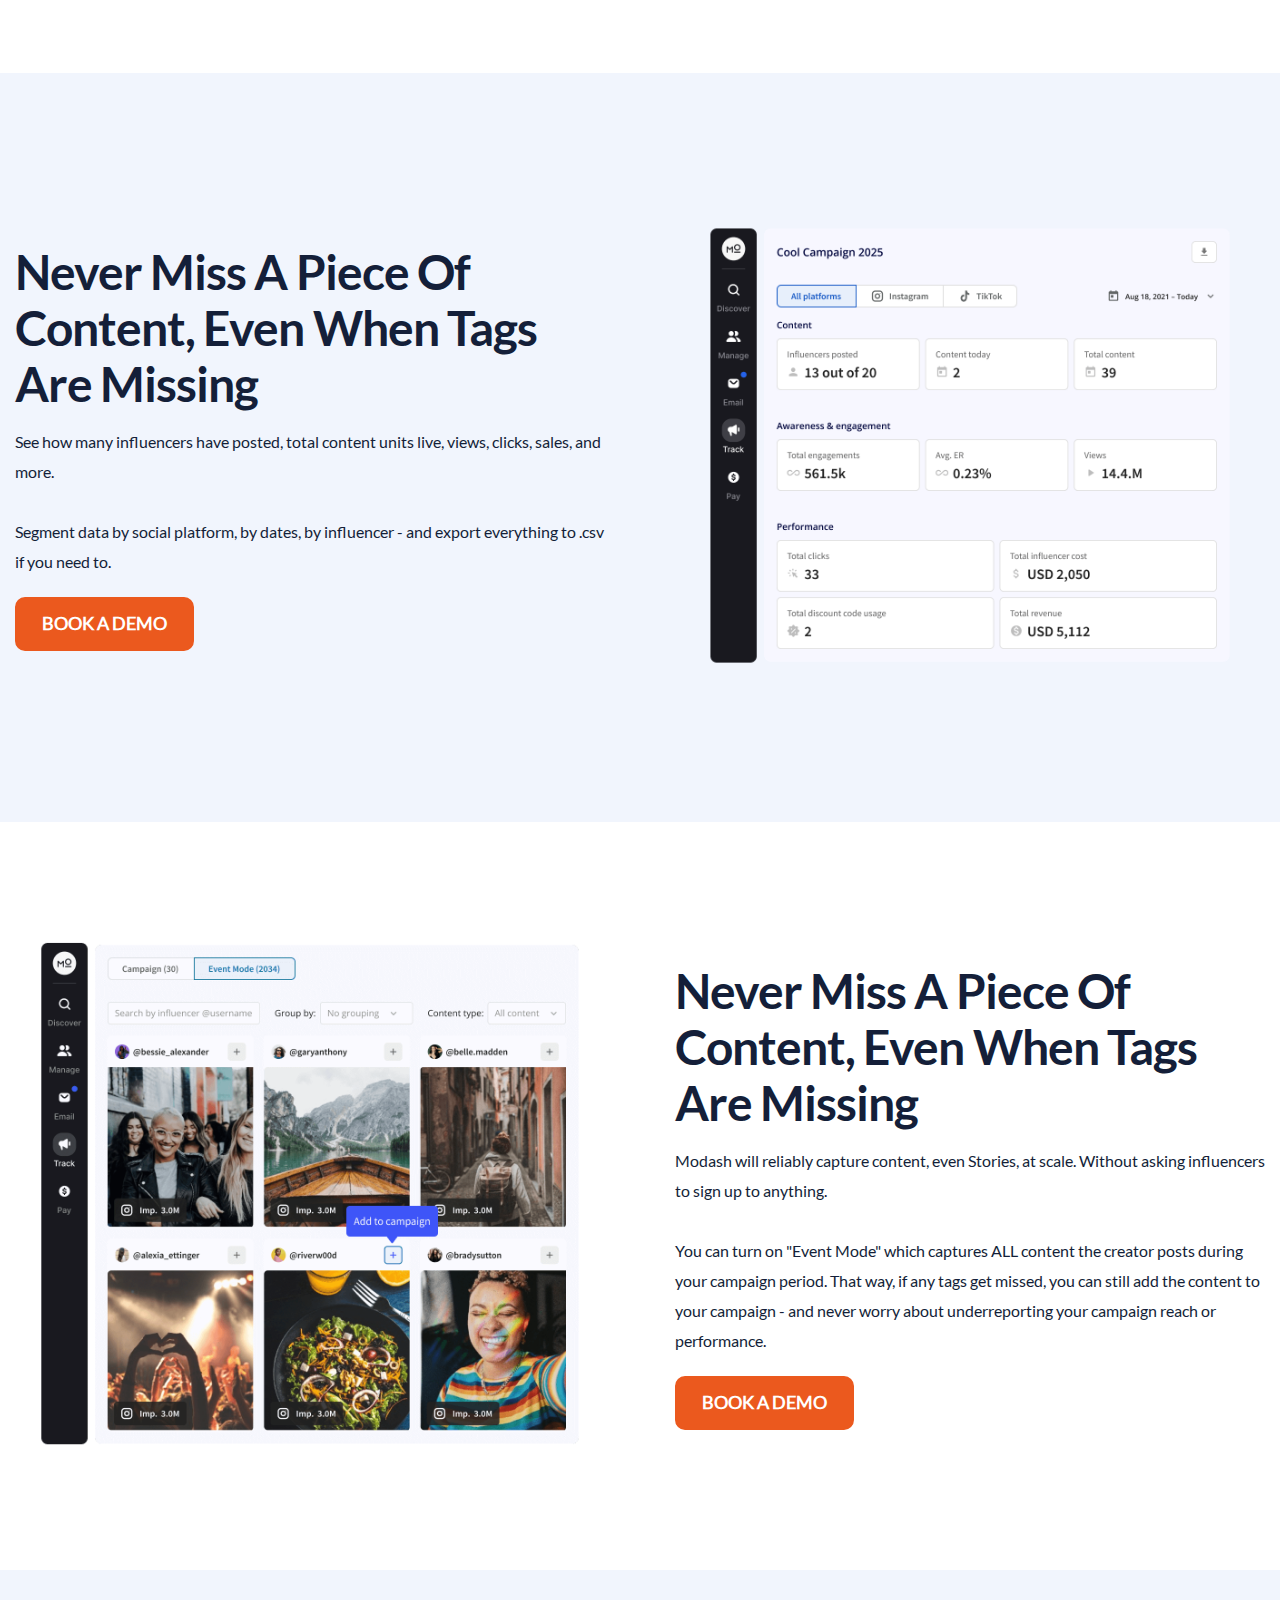
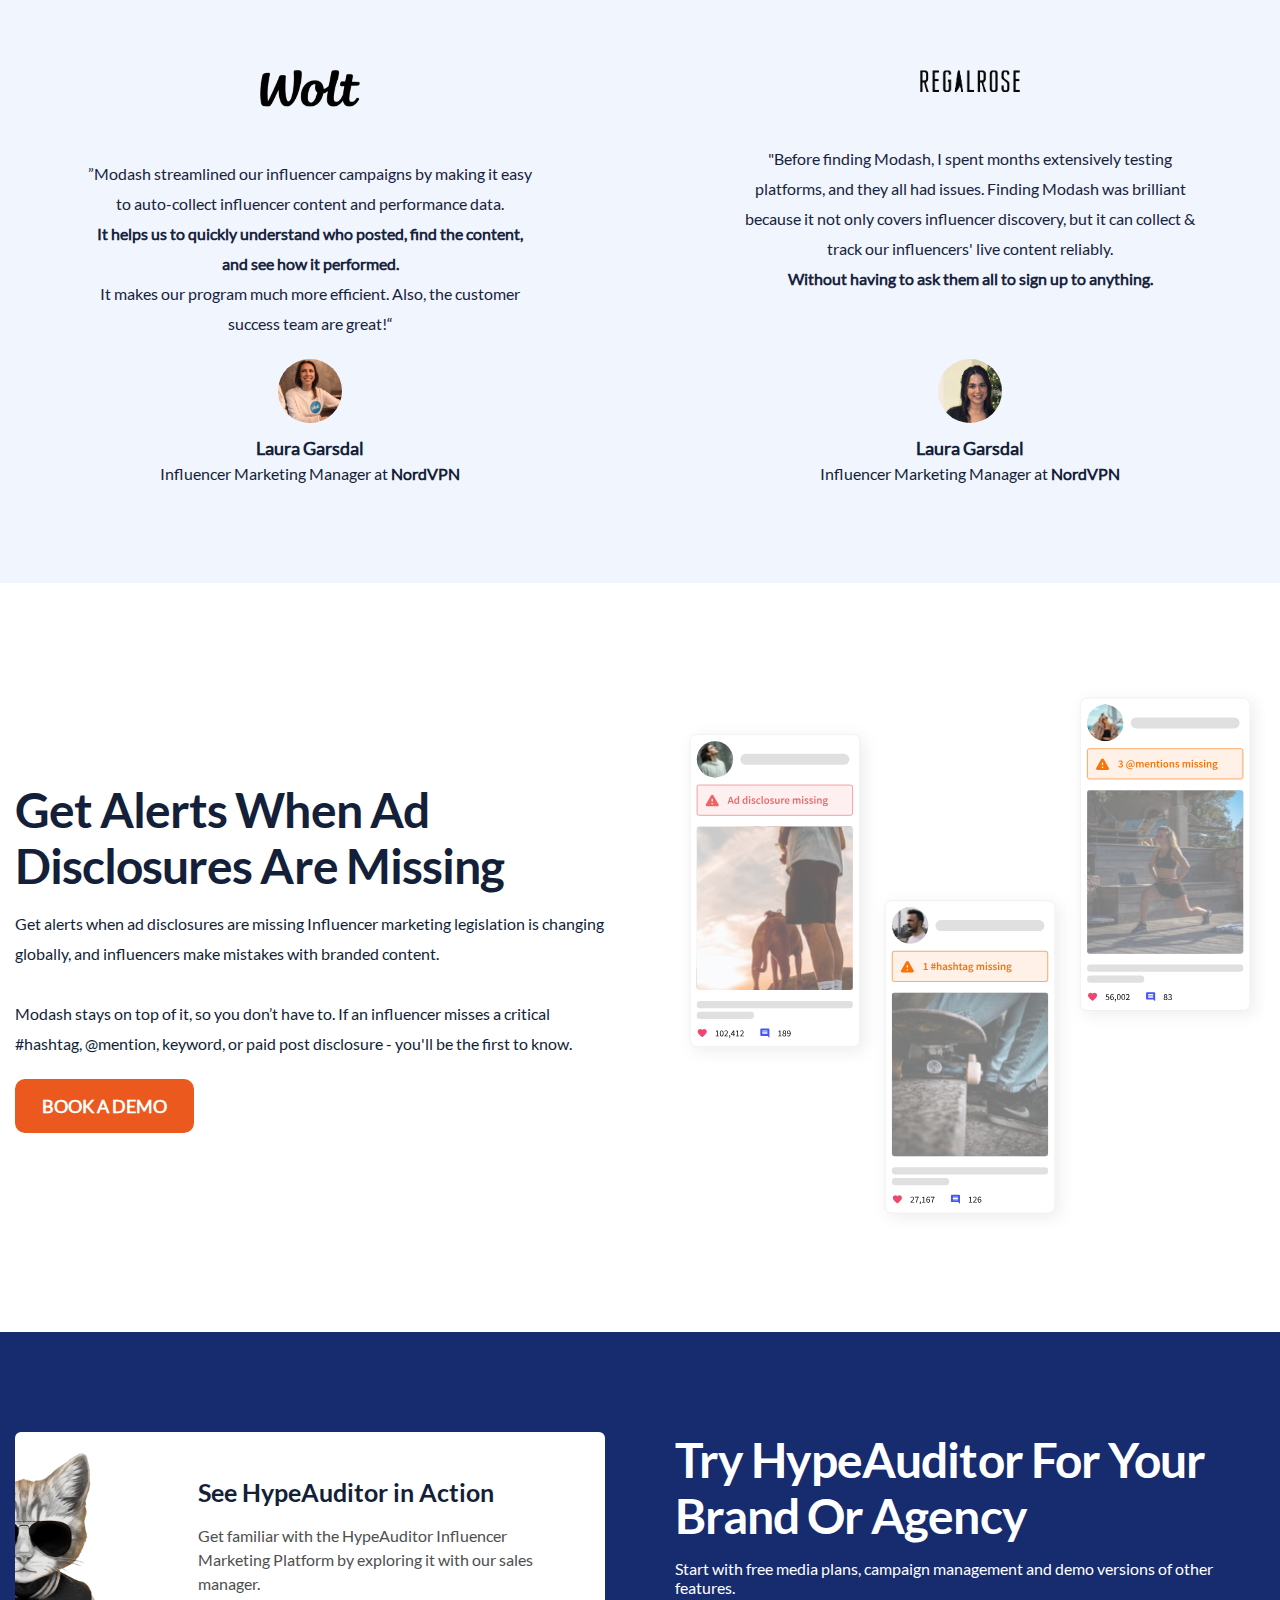
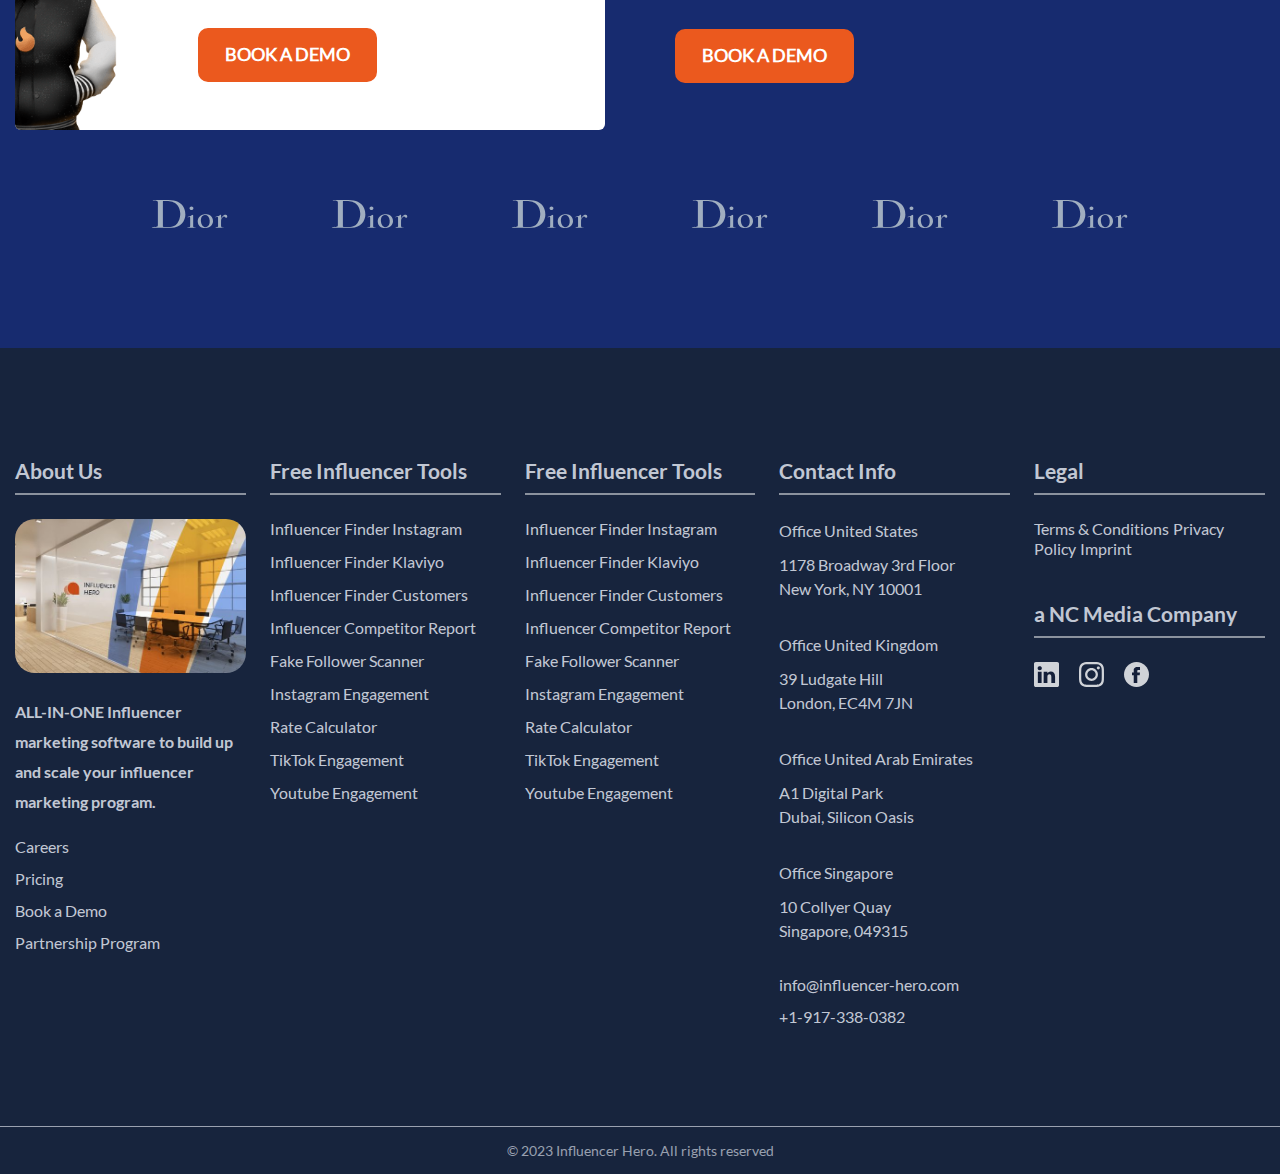
<file: pages/campaign-influencer.html>
<!DOCTYPE html>
<html lang="en">

<head>
    <meta charset="UTF-8">
    <meta name="viewport" content="width=device-width, initial-scale=1.0">
    <link rel="stylesheet" href="../css/style.css">
    <title>Document</title>
</head>

<body>
    <header class="site-header">
        <div class="header__container">
            <div class="header__wrapper">
                <!-- Logo -->
                <div class="header__logo">
                    <a href="../index.html">
                        <img src="../assets/64a0120f26067bbd5896b39c_CI_InfluencerHero_FV.png" alt="logo">
                    </a>

                    <div class="menu--btn">
                        <span class="menu--line line--one"></span>
                        <span class="menu--line line--two"></span>
                    </div>
                </div>

                <!-- Navigation -->
                <div class="header__nav">
                    <ul class="nav__list">
                        <li class="nav__item nav__item--has-dropdown">
                            <span class="nav__item--has-dropdown-wrap">
                                <span class="nav__title">Platform</span>
                                <span class="nav-rotate--icon"><img src="../assets/65f32f9fc8a2efbbafa7fae8_8 501.svg" alt="icon"></span>
                            </span>
                            <div class="dropdown-menu-cont">
                                <div class="dropdown-menu">
                                    <div class="dropdown-menu__content">
                                        <ul class="dropdown-menu__list">
                                            <li class="dropdown-menu__item">
                                                <span class="dropdown-menu__icon">
                                                    <img src="../assets/64a1b9b7709a48bfa6161131_Menu-analyze-influencers 1.svg"
                                                        alt="icon">
                                                </span>
                                                <a href="influncer.html" class="dropdown-menu-ancur">
                                                    <span class="dropdown-menu__title">
                                                        Find Influencers
                                                        <span class="dropdown-menu__title-arrow"><img
                                                                src="../assets/649eae9280d73b35d8ed2f13_Vector.svg"
                                                                alt="icon"></span>
                                                    </span>
                                                    <span class="dropdown-menu__desc">
                                                        Find influencers using detailed filters, including location,
                                                        audience demographics, look a likes and much more
                                                    </span>
                                                </a>
                                            </li>
                                            <li class="dropdown-menu__item">
                                                <span class="dropdown-menu__icon">
                                                    <img src="../assets/64a1b9b7709a48bfa6161131_Menu-analyze-influencers 1.svg"
                                                        alt="icon">
                                                </span>
                                                <a href="campaign-influencer.html" class="dropdown-menu-ancur">
                                                    <span class="dropdown-menu__title">
                                                        Influencer Campaign
                                                        <span class="dropdown-menu__title-arrow"><img
                                                                src="../assets/649eae9280d73b35d8ed2f13_Vector.svg"
                                                                alt="icon"></span>
                                                    </span>
                                                    <span class="dropdown-menu__desc">
                                                        Find influencers using detailed filters, including location,
                                                        audience demographics, look a likes and much more
                                                    </span>
                                                </a>
                                            </li>

                                            <li class="dropdown-menu__item">
                                                <span class="dropdown-menu__icon">
                                                    <img src="../assets/64a1b9b7709a48bfa6161131_Menu-analyze-influencers 1.svg"
                                                        alt="icon">
                                                </span>
                                                <a href="campaign-reporting.html" class="dropdown-menu-ancur">
                                                    <span class="dropdown-menu__title">
                                                        Campaign Management
                                                        <span class="dropdown-menu__title-arrow"><img
                                                                src="../assets/649eae9280d73b35d8ed2f13_Vector.svg"
                                                                alt="icon"></span>
                                                    </span>
                                                    <span class="dropdown-menu__desc">
                                                        Find influencers using detailed filters, including location,
                                                        audience demographics, look a likes and much more
                                                    </span>
                                                </a>
                                            </li>

                                            <li class="dropdown-menu__item">
                                                <span class="dropdown-menu__icon">
                                                    <img src="../assets/64a1b9b7709a48bfa6161131_Menu-analyze-influencers 1.svg"
                                                        alt="icon">
                                                </span>
                                                <a href="competitor-analysis.html" class="dropdown-menu-ancur">
                                                    <span class="dropdown-menu__title">
                                                        Competitor Analysis
                                                        <span class="dropdown-menu__title-arrow"><img
                                                                src="../assets/649eae9280d73b35d8ed2f13_Vector.svg"
                                                                alt="icon"></span>
                                                    </span>
                                                    <span class="dropdown-menu__desc">
                                                        Find influencers using detailed filters, including location,
                                                        audience demographics, look a likes and much more
                                                    </span>
                                                </a>
                                            </li>

                                            <li class="dropdown-menu__item">
                                                <span class="dropdown-menu__icon">
                                                    <img src="../assets/64a1b9b7709a48bfa6161131_Menu-analyze-influencers 1.svg"
                                                        alt="icon">
                                                </span>
                                                <a href="instagram-influencer.html" class="dropdown-menu-ancur">
                                                    <span class="dropdown-menu__title">
                                                        Instagram Influencer
                                                        <span class="dropdown-menu__title-arrow"><img
                                                                src="../assets/649eae9280d73b35d8ed2f13_Vector.svg"
                                                                alt="icon"></span>
                                                    </span>
                                                    <span class="dropdown-menu__desc">
                                                        Find influencers using detailed filters, including location,
                                                        audience demographics, look a likes and much more
                                                    </span>
                                                </a>
                                            </li>

                                            <li class="dropdown-menu__item">
                                                <span class="dropdown-menu__icon">
                                                    <img src="../assets/64a1b9b7709a48bfa6161131_Menu-analyze-influencers 1.svg"
                                                        alt="icon">
                                                </span>
                                                <a href="market-analysis.html" class="dropdown-menu-ancur">
                                                    <span class="dropdown-menu__title">
                                                        Market Analysis
                                                        <span class="dropdown-menu__title-arrow"><img
                                                                src="../assets/649eae9280d73b35d8ed2f13_Vector.svg"
                                                                alt="icon"></span>
                                                    </span>
                                                    <span class="dropdown-menu__desc">
                                                        Find influencers using detailed filters, including location,
                                                        audience demographics, look a likes and much more
                                                    </span>
                                                </a>
                                            </li>

                                            <li class="dropdown-menu__item">
                                                <span class="dropdown-menu__icon">
                                                    <img src="../assets/64a1b9b7709a48bfa6161131_Menu-analyze-influencers 1.svg"
                                                        alt="icon">
                                                </span>
                                                <a href="media-monitor.html" class="dropdown-menu-ancur">
                                                    <span class="dropdown-menu__title">
                                                        Media Monitor
                                                        <span class="dropdown-menu__title-arrow"><img
                                                                src="../assets/649eae9280d73b35d8ed2f13_Vector.svg"
                                                                alt="icon"></span>
                                                    </span>
                                                    <span class="dropdown-menu__desc">
                                                        Find influencers using detailed filters, including location,
                                                        audience demographics, look a likes and much more
                                                    </span>
                                                </a>
                                            </li>


                                            <li class="dropdown-menu__item">
                                                <span class="dropdown-menu__icon">
                                                    <img src="../assets/64a1b9b7709a48bfa6161131_Menu-analyze-influencers 1.svg"
                                                        alt="icon">
                                                </span>
                                                <a href="campaign-management.html" class="dropdown-menu-ancur">
                                                    <span class="dropdown-menu__title">
                                                        Campaign Management
                                                        <span class="dropdown-menu__title-arrow"><img
                                                                src="../assets/649eae9280d73b35d8ed2f13_Vector.svg"
                                                                alt="icon"></span>
                                                    </span>
                                                    <span class="dropdown-menu__desc">
                                                        Find influencers using detailed filters, including location,
                                                        audience demographics, look a likes and much more
                                                    </span>
                                                </a>
                                            </li>

                                            <li class="dropdown-menu__item">
                                                <span class="dropdown-menu__icon">
                                                    <img src="../assets/64a1b9b7709a48bfa6161131_Menu-analyze-influencers 1.svg"
                                                        alt="icon">
                                                </span>
                                                <a href="influencer-search.html" class="dropdown-menu-ancur">
                                                    <span class="dropdown-menu__title">
                                                        Influencer Search
                                                        <span class="dropdown-menu__title-arrow"><img
                                                                src="../assets/649eae9280d73b35d8ed2f13_Vector.svg"
                                                                alt="icon"></span>
                                                    </span>
                                                    <span class="dropdown-menu__desc">
                                                        Find influencers using detailed filters, including location,
                                                        audience demographics, look a likes and much more
                                                    </span>
                                                </a>
                                            </li>


                                            <!-- Repeat the above li for all menu items -->
                                        </ul>
                                    </div>
                                    <div class="dropdown-menu__image">
                                        <img src="../assets/64a02ec2723d50f75d77087f_group_19-p-500.png" alt="img">
                                    </div>
                                </div>
                            </div>
                        </li>
                        <li class="nav__item"><a href="blog.html">Blog</a></li>
                        <li class="nav__item"><a href="pricing.html">Pricing</a></li>
                        <li><a href="#" class="nav__item btn--login--mob">Log In</a></li>
                    </ul>
                </div>

                <!-- CTA Buttons -->
                <div class="header__actions">
                    <a href="#" class="btn btn--demo">book a demo</a>
                    <a href="#" class="btn btn--creator">for creators</a>
                    <a href="#" class="btn btn--login">Log In</a>
                </div>
            </div>
        </div>
    </header>


    <main>
        <section class="hero-section container-pd">
            <div class="hero-section__container--influncer container-wd">
                <div class="hero-section__content">
                    <h1 class="hero-section__heading">
                        Ensure your influencer campaigns give good results
                    </h1>
                    <p class="hero-section__description">
                        Run influencer marketing campaigns on a platform that meets all your needs. Message dozens of
                        influencers in moments, streamline negotiations, and automate contracts and payments. Set
                        content approval processes or let influencers publish independently. Give influencers everything
                        they need (promo codes, links, product samples) for successful promotion.
                    </p>
                    <div class="hero-section__buttons">
                        <a href="#" class="btn--demo-hero same-btn">book a demo</a>
                        <a href="#" class="btn--creator-hero same-btn">for creators</a>
                    </div>
                </div>

                <div class="hero-section__image">
                    <img src="../assets/campaign-management-overview-2.png" alt="img" loading="lazy">
                </div>
            </div>
        </section>

        <section class="container-pd campaign-tracking-section">
            <div class="container-wd campaign-tracking-wrapper">
                <!-- Content Section -->
                <div class="tabs-section__tab5-content creator-storefronts-section__content campaign-tracking-content">
                    <h2 class="tabs-section__heading same--heading2 campaign-tracking-heading">
                        Campaign tracking doesn't have to live in a spreadsheet
                    </h2>
                    <p class="tabs-section__description campaign-tracking-description">
                        Alright, so maybe Modash won't ENTIRELY replace your spreadsheets. But... links to live content?
                        Content KPIs? Live dates? These are things you absolutely don't need to spend time manually
                        updating in a spreadsheet in 2025.
                    </p>
                </div>
                <!-- Image Section -->
                <div class="creator-storefronts-section__image campaign-tracking-image">
                    <img src="../assets/67b49d0aaa1e3aca97941e61_img_tracking_campaign-p-1600.png" alt="img"
                        loading="lazy">
                </div>
            </div>
        </section>


        <section class="agencies-section container-pd bg-gray">
            <div class="hero-section__container--influncer container-wd colunm-revs">

                <div class="hero-section__content">
                    <h2 class="same--heading2">
                        Never miss a piece of content, even when tags are missing
                    </h2>
                    <p class="hero-section__description">
                        See how many influencers have posted, total content units live, views, clicks, sales, and more.
                        <br> <br>
                        Segment data by social platform, by dates, by influencer - and export everything to .csv if you
                        need to.
                    </p>
                    <div class="hero-section__buttons">
                        <a href="#" class="btn--demo-hero same-btn">BOOK A DEMO</a>
                    </div>
                </div>
                <div class="hero-section__image">
                    <img src="../assets/67b49852a71bac538c0dea72_img_track_campaign overview.png" alt="img"
                        loading="lazy">
                </div>

            </div>
        </section>


        <section class="agencies-section container-pd">
            <div class="hero-section__container--influncer container-wd">
                <div class="hero-section__image">
                    <img src="../assets/67b49886450c1887d53ef4fc_img_track_event mode.png" alt="img" loading="lazy">
                </div>

                <div class="hero-section__content">
                    <h2 class="same--heading2">
                        Never miss a piece of content, even when tags are missing
                    </h2>
                    <p class="hero-section__description">
                        Modash will reliably capture content, even Stories, at scale. Without asking influencers to sign
                        up to anything.
                        <br> <br>
                        You can turn on "Event Mode" which captures ALL content the creator posts during your campaign
                        period. That way, if any tags get missed, you can still add the content to your campaign - and
                        never worry about underreporting your campaign reach or performance.
                    </p>
                    <div class="hero-section__buttons">
                        <a href="#" class="btn--demo-hero same-btn">BOOK A DEMO</a>
                    </div>
                </div>


            </div>
        </section>


        <section class="testimonial-section container-pd bg-gray">
            <div class="testimonial-section__wrapper container-wd">

                <div class="testimonial-section__card">
                    <div class="testimonial-section--box">
                        <div class="testimonial-section__logo">
                            <img src="../assets/655cc28972f616eeac93386b_logo_wolt.avif" alt="NordVPN Logo">
                        </div>
                        <p class="testimonial-section__quote">
                            ”Modash streamlined our influencer campaigns by making it easy to auto-collect influencer
                            content and performance data. <br>
                            <strong>It helps us to quickly understand who posted, find the content, and see how it
                                performed.</strong> <br>
                            It makes our program much more efficient. Also, the customer success team are great!“
                        </p>
                    </div>
                    <div class="testimonial-section__author">
                        <div class="testimonial-section__author-img">
                            <img src="../assets/66962f91b5b47090fe1d7ea1_img_agita matule.avif" alt="Laura Garsdal">
                        </div>
                        <div class="testimonial-section__author-info">
                            <h3>Laura Garsdal</h3>
                            <p>Influencer Marketing Manager at <strong>NordVPN</strong></p>
                        </div>
                    </div>
                </div>

                <div class="testimonial-section__card">
                    <div class="testimonial-section--box">
                        <div class="testimonial-section__logo">
                            <img src="../assets/655cc280c4406224f0aac7e2_logo_regal rose.avif" alt="NordVPN Logo">
                        </div>
                        <p class="testimonial-section__quote">
                            "Before finding Modash, I spent months extensively testing platforms, and they all had
                            issues. Finding Modash was brilliant because it not only covers influencer discovery, but it
                            can collect & track our influencers' live content reliably.
                            <br>
                            <strong>Without having to ask them all to sign up to anything.</strong>
                        </p>
                    </div>
                    <div class="testimonial-section__author">
                        <div class="testimonial-section__author-img">
                            <img src="../assets/65ddf8edd7c77050a6c0da12_img_ayme mendes da costa.avif"
                                alt="Laura Garsdal">
                        </div>
                        <div class="testimonial-section__author-info">
                            <h3>Laura Garsdal</h3>
                            <p>Influencer Marketing Manager at <strong>NordVPN</strong></p>
                        </div>
                    </div>
                </div>

            </div>
        </section>

        <section class="agencies-section container-pd">
            <div class="hero-section__container--influncer container-wd colunm-revs">


                <div class="hero-section__content">
                    <h2 class="same--heading2">
                        Get alerts when ad disclosures are missing
                    </h2>
                    <p class="hero-section__description">
                        Get alerts when ad disclosures are missing
                        Influencer marketing legislation is changing globally, and influencers make mistakes with
                        branded content.
                        <br> <br>
                        Modash stays on top of it, so you don’t have to. If an influencer misses a critical #hashtag,
                        @mention, keyword, or paid post disclosure - you'll be the first to know.
                    </p>
                    <div class="hero-section__buttons">
                        <a href="#" class="btn--demo-hero same-btn">BOOK A DEMO</a>
                    </div>
                </div>

                <div class="hero-section__image">
                    <img src="../assets/5f4f61fe76f7f42e3f9f9320_Web_illustration_feature_08.svg" alt="img"
                        loading="lazy">
                </div>
            </div>
        </section>

        <section class="container-pd hypeauditor-section">
            <div class="container-wd hypeauditor-wrapper">
                <div class="hypeauditor-flex">
                    <div class="hypeauditor-left">
                        <div class="hypeauditor-left-inner">
                            <img src="../assets/cat.BQqgGHZ2.png" alt="img" loading="lazy" class="hypeauditor-img">
                            <div class="hypeauditor-left-content">
                                <h3 class="hypeauditor-left-heading">See HypeAuditor in Action</h3>
                                <p class="hypeauditor-left-desc">Get familiar with the HypeAuditor Influencer Marketing
                                    Platform by exploring it with our sales manager.</p>
                                <div class="hero-section__buttons">
                                    <a href="#" class="btn--demo-hero same-btn">BOOK A DEMO</a>
                                </div>
                            </div>
                        </div>
                    </div>

                    <div class="hypeauditor-right">
                        <h2 class="hypeauditor-right-heading same--heading2">Try HypeAuditor for your brand or agency</h2>
                        <p class="hypeauditor-right-desc">Start with free media plans, campaign management and demo
                            versions of other features.</p>
                        <div class="hero-section__buttons">
                            <a href="#" class="btn--demo-hero same-btn">BOOK A DEMO</a>
                        </div>
                    </div>
                </div>

                <div class="hypeauditor--images">
                    <img src="../assets/logo_brand_3.bYR0ifDL.svg" alt="logo">
                    <img src="../assets/logo_brand_3.bYR0ifDL.svg" alt="logo">
                    <img src="../assets/logo_brand_3.bYR0ifDL.svg" alt="logo">
                    <img src="../assets/logo_brand_3.bYR0ifDL.svg" alt="logo">
                    <img src="../assets/logo_brand_3.bYR0ifDL.svg" alt="logo">
                    <img src="../assets/logo_brand_3.bYR0ifDL.svg" alt="logo">
                </div>
            </div>
        </section>


    </main>

    <footer class="footer">
        <div class="footer__container container-pd">

            <div class="footer__top container-wd">
                <!-- About section -->
                <div class="footer__about">
                    <div class="footer__about-title">About Us</div>
                    <div class="footer__about-img">
                        <img src="../assets/64c8dec16165123ac927f581_ih_office_5-p-500.jpg" alt="img">
                    </div>
                    <p class="footer__about-text">
                        ALL-IN-ONE Influencer marketing software to build up and scale your influencer marketing
                        program.
                    </p>
                    <div class="footer__about-links">
                        <a href="#">Careers</a>
                        <a href="#">Pricing</a>
                        <a href="#">Book a Demo</a>
                        <a href="#">Partnership Program</a>
                    </div>
                </div>

                <!-- Tools list -->
                <div class="footer__tools">
                    <div class="footer__tools-title">Free Influencer Tools</div>
                    <ul class="footer__tools-list">
                        <li><a href="#">Influencer Finder Instagram</a></li>
                        <li><a href="#">Influencer Finder Klaviyo</a></li>
                        <li><a href="#">Influencer Finder Customers</a></li>
                        <li><a href="#">Influencer Competitor Report</a></li>
                        <li><a href="#">Fake Follower Scanner</a></li>
                        <li><a href="#">Instagram Engagement</a></li>
                        <li><a href="#">Rate Calculator</a></li>
                        <li><a href="#">TikTok Engagement</a></li>
                        <li><a href="#">Youtube Engagement</a></li>
                    </ul>
                </div>

                <!-- Duplicate tools section -->
                <div class="footer__tools-duplicate">
                    <div class="footer__tools-title">Free Influencer Tools</div>
                    <ul class="footer__tools-list">
                        <li><a href="#">Influencer Finder Instagram</a></li>
                        <li><a href="#">Influencer Finder Klaviyo</a></li>
                        <li><a href="#">Influencer Finder Customers</a></li>
                        <li><a href="#">Influencer Competitor Report</a></li>
                        <li><a href="#">Fake Follower Scanner</a></li>
                        <li><a href="#">Instagram Engagement</a></li>
                        <li><a href="#">Rate Calculator</a></li>
                        <li><a href="#">TikTok Engagement</a></li>
                        <li><a href="#">Youtube Engagement</a></li>
                    </ul>
                </div>

                <!-- Contact Info -->
                <div class="footer__contact">
                    <div class="footer__contact-title">Contact Info</div>
                    <div class="footer__locations">
                        <div class="footer__office">
                            <div class="footer__office-title">Office United States</div>
                            <div class="footer__office-address">1178 Broadway 3rd Floor<br>New York, NY 10001</div>
                        </div>
                        <div class="footer__office">
                            <div class="footer__office-title">Office United Kingdom</div>
                            <div class="footer__office-address">39 Ludgate Hill<br>London, EC4M 7JN</div>
                        </div>
                        <div class="footer__office">
                            <div class="footer__office-title">Office United Arab Emirates</div>
                            <div class="footer__office-address">A1 Digital Park<br>Dubai, Silicon Oasis</div>
                        </div>
                        <div class="footer__office">
                            <div class="footer__office-title">Office Singapore</div>
                            <div class="footer__office-address">10 Collyer Quay<br>Singapore, 049315</div>
                        </div>
                    </div>
                    <div class="footer__contact-links">
                        <a href="mailto:info@influencer-hero.com">info@influencer-hero.com</a>
                        <a href="tel:+1-917-338-0382">+1-917-338-0382</a>
                    </div>
                </div>

                <!-- Legal & Social -->
                <div class="footer__legal">
                    <div class="footer__legal-links">
                        <div class="footer__legal-title">Legal</div>
                        <div>
                            <a href="#">Terms & Conditions</a>
                            <a href="#">Privacy Policy</a>
                            <a href="#">Imprint</a>
                        </div>
                    </div>

                    <div class="footer__social">
                        <div class="footer__social-brand">a NC Media Company</div>
                        <ul class="footer__social-icons">
                            <li><a href="#"><img src="../assets/649da31bcad882a12b5db866_Layer_2.svg"
                                        alt="LinkedIn"></a>
                            </li>
                            <li><a href="#"><img src="../assets/649da35ab648e82c371e379f_Vector.svg" alt="Facebook"></a>
                            </li>
                            <li><a href="#"><img src="../assets/649da37fcd6795444f08da88_Group.svg" alt="Instagram"></a>
                            </li>
                        </ul>
                    </div>
                </div>
            </div>

        </div>
        <!-- Bottom -->
        <div class="footer__bottom">
            <p>© 2023 Influencer Hero. All rights reserved</p>
        </div>
    </footer>

    <script src="../js/script.js"></script>

</body>

</html>
</file>
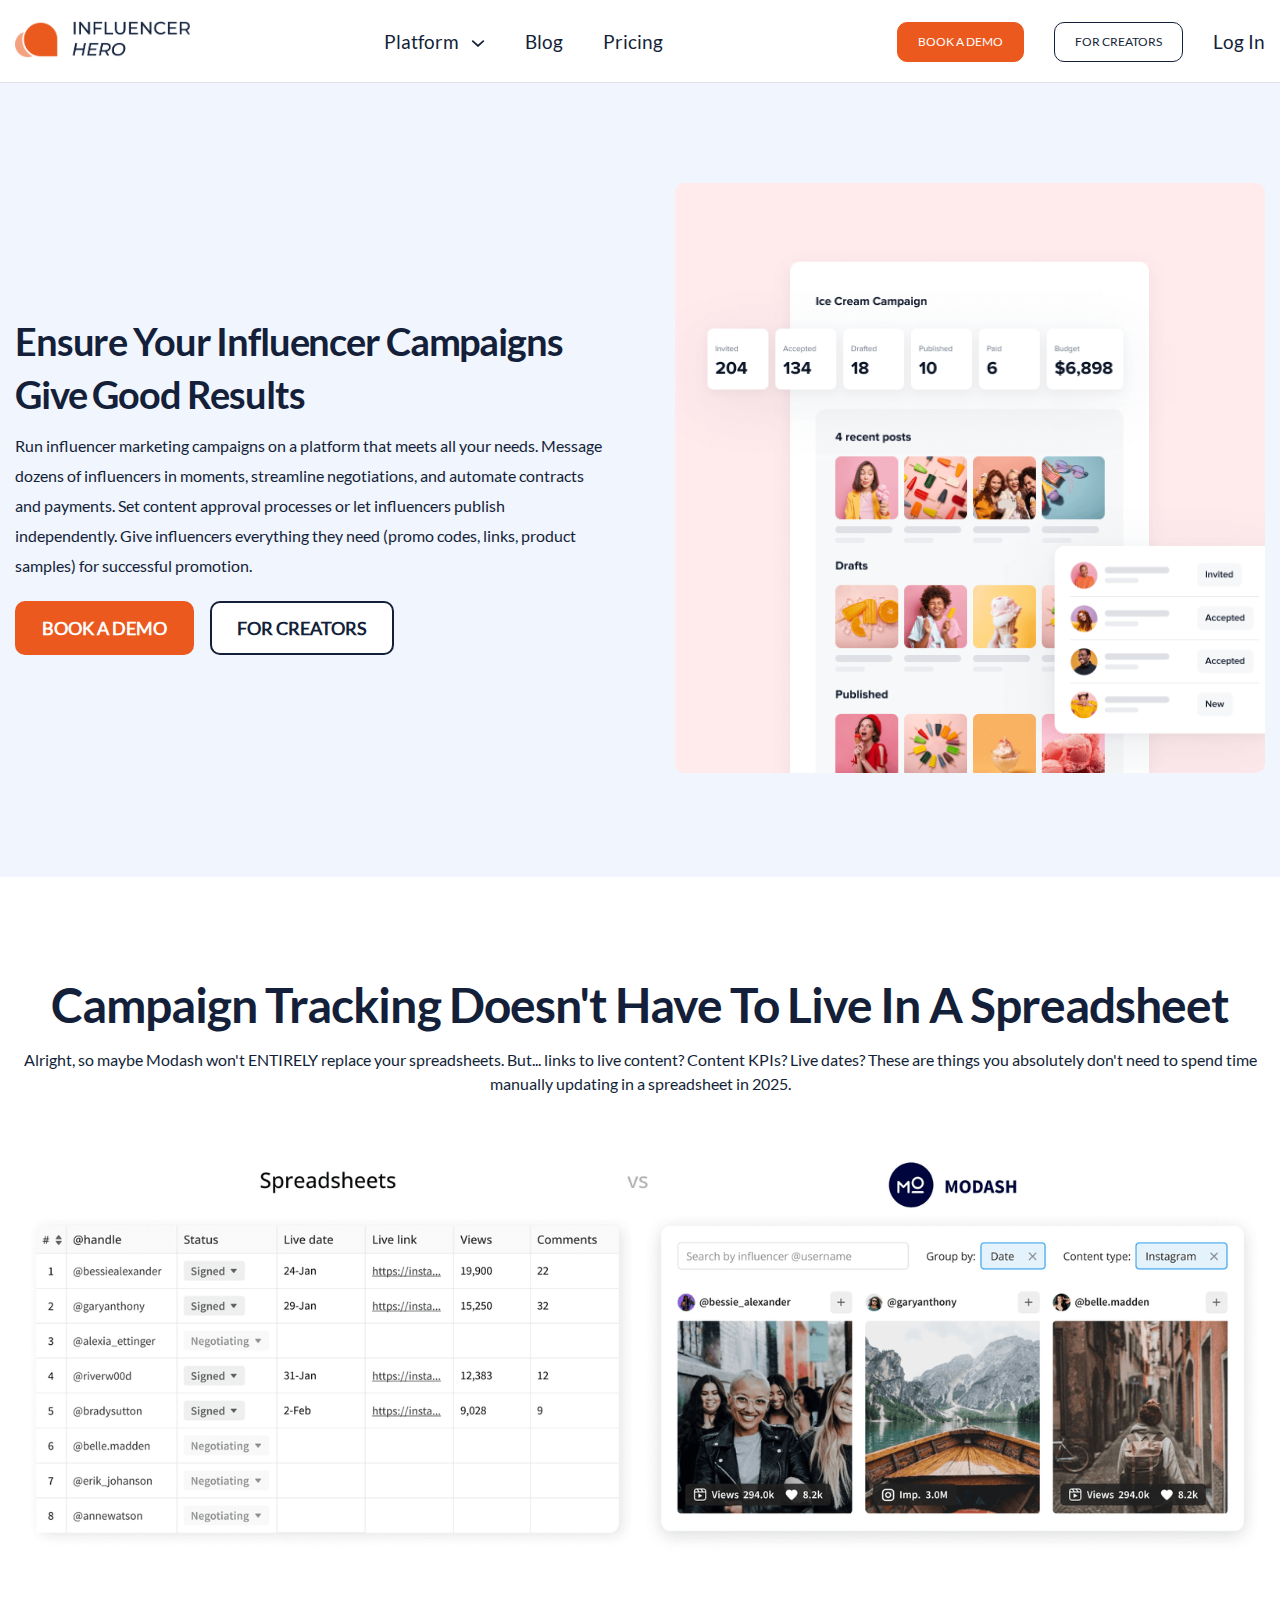
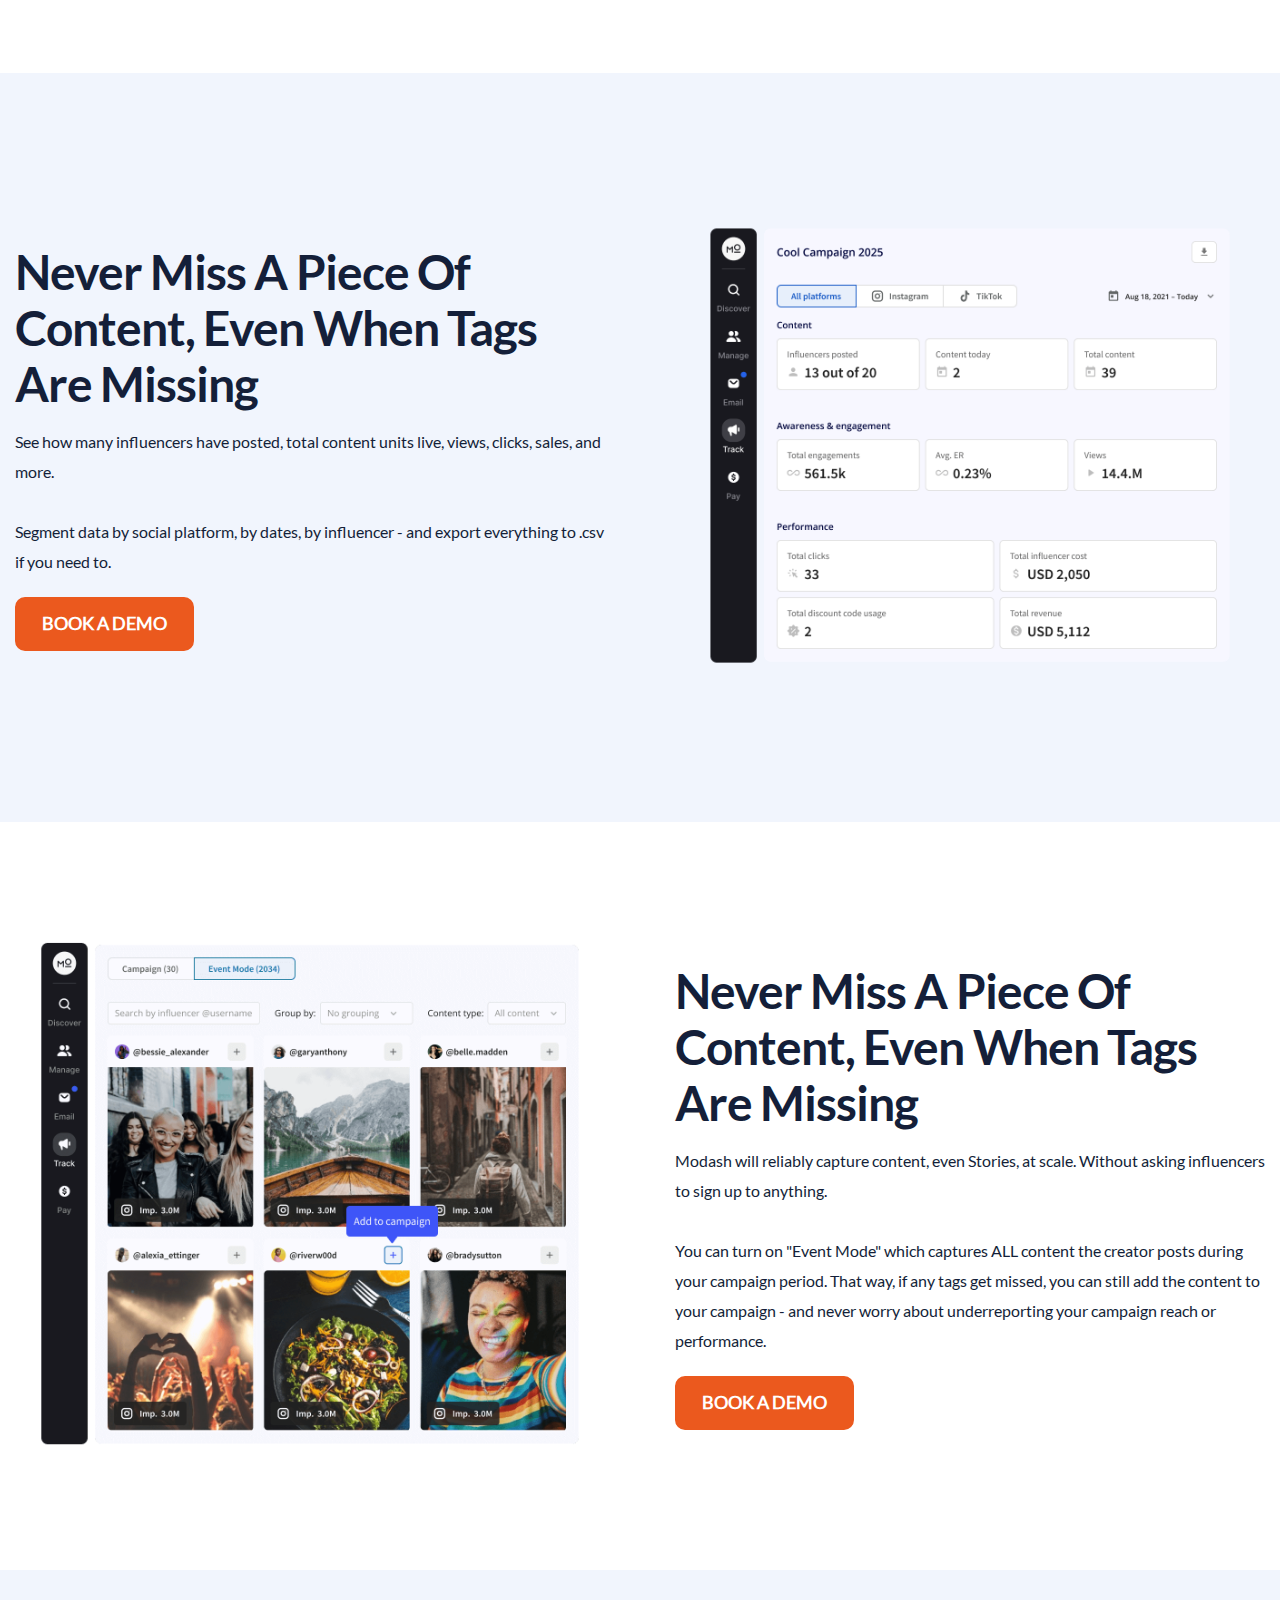
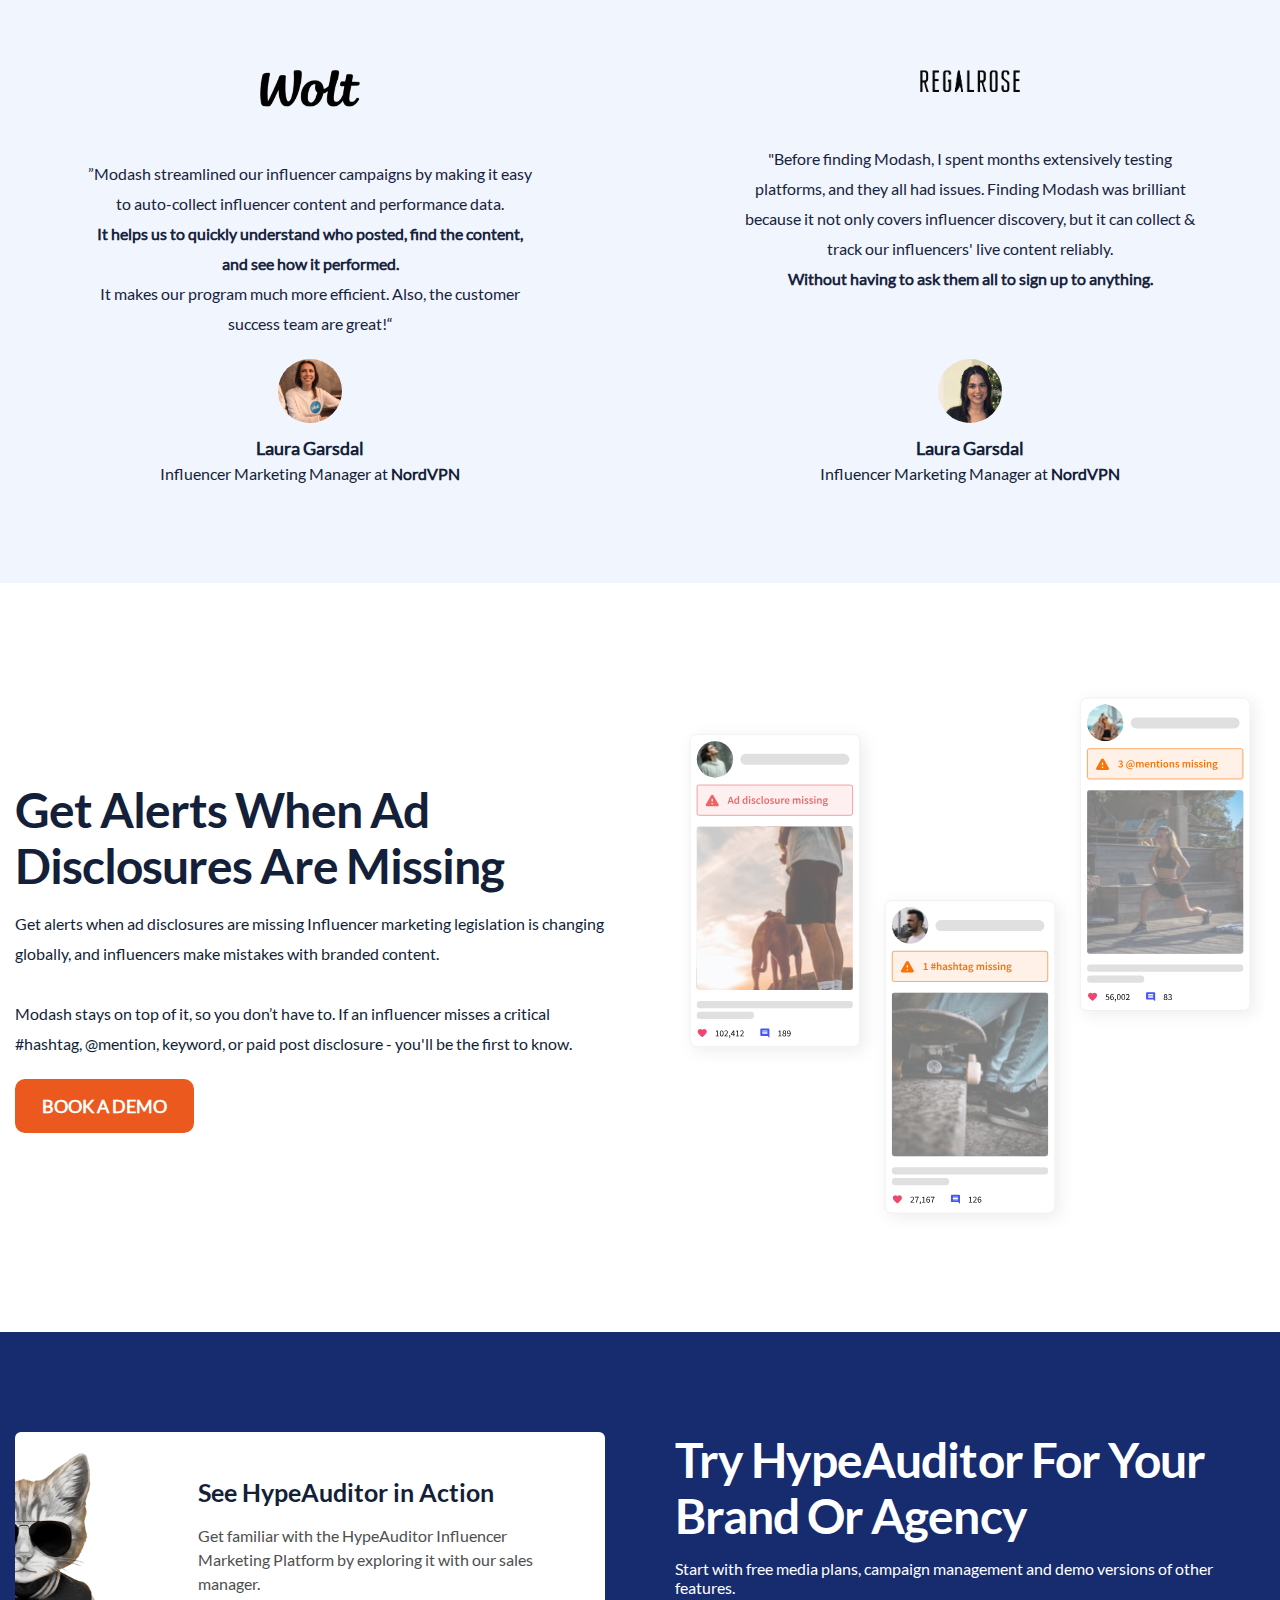
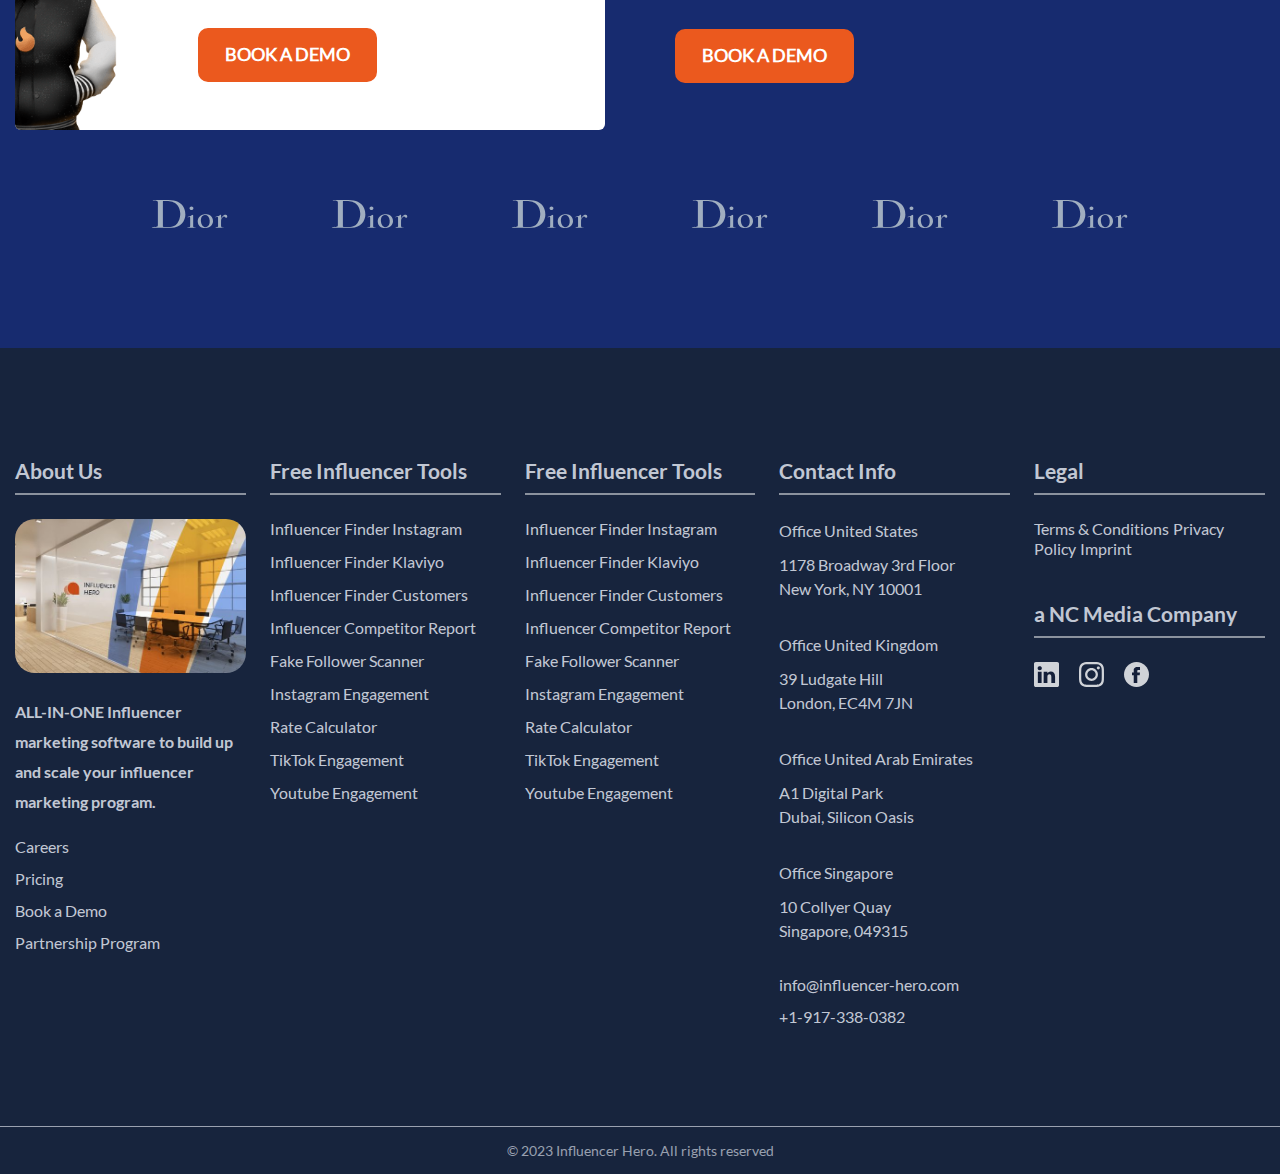
<file: pages/campaign-management.html>
<!DOCTYPE html>
<html lang="en">

<head>
    <meta charset="UTF-8">
    <meta name="viewport" content="width=device-width, initial-scale=1.0">
    <link rel="stylesheet" href="../css/style.css">
    <title>Document</title>
</head>

<body>
    <header class="site-header">
        <div class="header__container">
            <div class="header__wrapper">
                <!-- Logo -->
                <div class="header__logo">
                    <a href="index.html">
                        <img src="../assets/64a0120f26067bbd5896b39c_CI_InfluencerHero_FV.png" alt="logo">
                    </a>

                    <div class="menu--btn">
                        <span class="menu--line line--one"></span>
                        <span class="menu--line line--two"></span>
                    </div>
                </div>

                <!-- Navigation -->
                <div class="header__nav">
                    <ul class="nav__list">
                        <li class="nav__item nav__item--has-dropdown">
                            <span class="nav__item--has-dropdown-wrap">
                                <span class="nav__title">Platform</span>
                                <span class="nav-rotate--icon"><img src="../assets/65f32f9fc8a2efbbafa7fae8_8 501.svg"
                                        alt="icon"></span>
                            </span>
                            <div class="dropdown-menu-cont">
                                <div class="dropdown-menu">
                                    <div class="dropdown-menu__content">
                                        <ul class="dropdown-menu__list">
                                            <li class="dropdown-menu__item">
                                                <span class="dropdown-menu__icon">
                                                    <img src="../assets/64a1b9b7709a48bfa6161131_Menu-analyze-influencers 1.svg"
                                                        alt="icon">
                                                </span>
                                                <a href="" class="dropdown-menu-ancur">
                                                    <span class="dropdown-menu__title">
                                                        Find Influencers
                                                        <span class="dropdown-menu__title-arrow"><img
                                                                src="../assets/649eae9280d73b35d8ed2f13_Vector.svg"
                                                                alt="icon"></span>
                                                    </span>
                                                    <span class="dropdown-menu__desc">
                                                        Find influencers using detailed filters, including location,
                                                        audience demographics, look a likes and much more
                                                    </span>
                                                </a>
                                            </li>
                                            <li class="dropdown-menu__item">
                                                <span class="dropdown-menu__icon">
                                                    <img src="../assets/64a1b9b7709a48bfa6161131_Menu-analyze-influencers 1.svg"
                                                        alt="icon">
                                                </span>
                                                <a href="" class="dropdown-menu-ancur">
                                                    <span class="dropdown-menu__title">
                                                        Find Influencers
                                                        <span class="dropdown-menu__title-arrow"><img
                                                                src="../assets/649eae9280d73b35d8ed2f13_Vector.svg"
                                                                alt="icon"></span>
                                                    </span>
                                                    <span class="dropdown-menu__desc">
                                                        Find influencers using detailed filters, including location,
                                                        audience demographics, look a likes and much more
                                                    </span>
                                                </a>
                                            </li>


                                            <!-- Repeat the above li for all menu items -->
                                        </ul>
                                    </div>
                                    <div class="dropdown-menu__image">
                                        <img src="../assets/64a02ec2723d50f75d77087f_group_19-p-500.png" alt="img">
                                    </div>
                                </div>
                            </div>
                        </li>
                        <li class="nav__item"><a href="">Blog</a></li>
                        <li class="nav__item"><a href="">Pricing</a></li>
                        <li><a href="#" class="nav__item btn--login--mob">Log In</a></li>
                    </ul>
                </div>

                <!-- CTA Buttons -->
                <div class="header__actions">
                    <a href="#" class="btn btn--demo">book a demo</a>
                    <a href="#" class="btn btn--creator">for creators</a>
                    <a href="#" class="btn btn--login">Log In</a>
                </div>
            </div>
        </div>
    </header>


    <main>
        <section class="hero-section container-pd">
            <div class="hero-section__container--influncer container-wd">
                <div class="hero-section__content">
                    <h1 class="hero-section__heading">
                        Ensure your influencer campaigns give good results
                    </h1>
                    <p class="hero-section__description">
                        Run influencer marketing campaigns on a platform that meets all your needs. Message dozens of
                        influencers in moments, streamline negotiations, and automate contracts and payments. Set
                        content approval processes or let influencers publish independently. Give influencers everything
                        they need (promo codes, links, product samples) for successful promotion.
                    </p>
                    <div class="hero-section__buttons">
                        <a href="#" class="btn--demo-hero same-btn">book a demo</a>
                        <a href="#" class="btn--creator-hero same-btn">for creators</a>
                    </div>
                </div>

                <div class="hero-section__image">
                    <img src="../assets/campaign-management-overview-2.png" alt="img" loading="lazy">
                </div>
            </div>
        </section>

        <section class="container-pd campaign-tracking-section">
            <div class="container-wd campaign-tracking-wrapper">
                <!-- Content Section -->
                <div class="tabs-section__tab5-content creator-storefronts-section__content campaign-tracking-content">
                    <h2 class="tabs-section__heading same--heading2 campaign-tracking-heading">
                        Campaign tracking doesn't have to live in a spreadsheet
                    </h2>
                    <p class="tabs-section__description campaign-tracking-description">
                        Alright, so maybe Modash won't ENTIRELY replace your spreadsheets. But... links to live content?
                        Content KPIs? Live dates? These are things you absolutely don't need to spend time manually
                        updating in a spreadsheet in 2025.
                    </p>
                </div>
                <!-- Image Section -->
                <div class="creator-storefronts-section__image campaign-tracking-image">
                    <img src="../assets/67b49d0aaa1e3aca97941e61_img_tracking_campaign-p-1600.png" alt="img"
                        loading="lazy">
                </div>
            </div>
        </section>


        <section class="agencies-section container-pd bg-gray">
            <div class="hero-section__container--influncer container-wd colunm-revs">

                <div class="hero-section__content">
                    <h2 class="same--heading2">
                        Never miss a piece of content, even when tags are missing
                    </h2>
                    <p class="hero-section__description">
                        See how many influencers have posted, total content units live, views, clicks, sales, and more.
                        <br> <br>
                        Segment data by social platform, by dates, by influencer - and export everything to .csv if you
                        need to.
                    </p>
                    <div class="hero-section__buttons">
                        <a href="#" class="btn--demo-hero same-btn">BOOK A DEMO</a>
                    </div>
                </div>
                <div class="hero-section__image">
                    <img src="../assets/67b49852a71bac538c0dea72_img_track_campaign overview.png" alt="img"
                        loading="lazy">
                </div>

            </div>
        </section>


        <section class="agencies-section container-pd">
            <div class="hero-section__container--influncer container-wd">
                <div class="hero-section__image">
                    <img src="../assets/67b49886450c1887d53ef4fc_img_track_event mode.png" alt="img" loading="lazy">
                </div>

                <div class="hero-section__content">
                    <h2 class="same--heading2">
                        Never miss a piece of content, even when tags are missing
                    </h2>
                    <p class="hero-section__description">
                        Modash will reliably capture content, even Stories, at scale. Without asking influencers to sign
                        up to anything.
                        <br> <br>
                        You can turn on "Event Mode" which captures ALL content the creator posts during your campaign
                        period. That way, if any tags get missed, you can still add the content to your campaign - and
                        never worry about underreporting your campaign reach or performance.
                    </p>
                    <div class="hero-section__buttons">
                        <a href="#" class="btn--demo-hero same-btn">BOOK A DEMO</a>
                    </div>
                </div>


            </div>
        </section>


        <section class="testimonial-section container-pd bg-gray">
            <div class="testimonial-section__wrapper container-wd">

                <div class="testimonial-section__card">
                    <div class="testimonial-section--box">
                        <div class="testimonial-section__logo">
                            <img src="../assets/655cc28972f616eeac93386b_logo_wolt.avif" alt="NordVPN Logo">
                        </div>
                        <p class="testimonial-section__quote">
                            ”Modash streamlined our influencer campaigns by making it easy to auto-collect influencer
                            content and performance data. <br>
                            <strong>It helps us to quickly understand who posted, find the content, and see how it
                                performed.</strong> <br>
                            It makes our program much more efficient. Also, the customer success team are great!“
                        </p>
                    </div>
                    <div class="testimonial-section__author">
                        <div class="testimonial-section__author-img">
                            <img src="../assets/66962f91b5b47090fe1d7ea1_img_agita matule.avif" alt="Laura Garsdal">
                        </div>
                        <div class="testimonial-section__author-info">
                            <h3>Laura Garsdal</h3>
                            <p>Influencer Marketing Manager at <strong>NordVPN</strong></p>
                        </div>
                    </div>
                </div>

                <div class="testimonial-section__card">
                    <div class="testimonial-section--box">
                        <div class="testimonial-section__logo">
                            <img src="../assets/655cc280c4406224f0aac7e2_logo_regal rose.avif" alt="NordVPN Logo">
                        </div>
                        <p class="testimonial-section__quote">
                            "Before finding Modash, I spent months extensively testing platforms, and they all had
                            issues. Finding Modash was brilliant because it not only covers influencer discovery, but it
                            can collect & track our influencers' live content reliably.
                            <br>
                            <strong>Without having to ask them all to sign up to anything.</strong>
                        </p>
                    </div>
                    <div class="testimonial-section__author">
                        <div class="testimonial-section__author-img">
                            <img src="../assets/65ddf8edd7c77050a6c0da12_img_ayme mendes da costa.avif"
                                alt="Laura Garsdal">
                        </div>
                        <div class="testimonial-section__author-info">
                            <h3>Laura Garsdal</h3>
                            <p>Influencer Marketing Manager at <strong>NordVPN</strong></p>
                        </div>
                    </div>
                </div>

            </div>
        </section>

        <section class="agencies-section container-pd">
            <div class="hero-section__container--influncer container-wd colunm-revs">


                <div class="hero-section__content">
                    <h2 class="same--heading2">
                        Get alerts when ad disclosures are missing
                    </h2>
                    <p class="hero-section__description">
                        Get alerts when ad disclosures are missing
                        Influencer marketing legislation is changing globally, and influencers make mistakes with
                        branded content.
                        <br> <br>
                        Modash stays on top of it, so you don’t have to. If an influencer misses a critical #hashtag,
                        @mention, keyword, or paid post disclosure - you'll be the first to know.
                    </p>
                    <div class="hero-section__buttons">
                        <a href="#" class="btn--demo-hero same-btn">BOOK A DEMO</a>
                    </div>
                </div>

                <div class="hero-section__image">
                    <img src="../assets/5f4f61fe76f7f42e3f9f9320_Web_illustration_feature_08.svg" alt="img"
                        loading="lazy">
                </div>
            </div>
        </section>

        <section class="container-pd hypeauditor-section">
            <div class="container-wd hypeauditor-wrapper">
                <div class="hypeauditor-flex">
                    <div class="hypeauditor-left">
                        <div class="hypeauditor-left-inner">
                            <img src="../assets/cat.BQqgGHZ2.png" alt="img" loading="lazy" class="hypeauditor-img">
                            <div class="hypeauditor-left-content">
                                <h3 class="hypeauditor-left-heading">See HypeAuditor in Action</h3>
                                <p class="hypeauditor-left-desc">Get familiar with the HypeAuditor Influencer Marketing
                                    Platform by exploring it with our sales manager.</p>
                                <div class="hero-section__buttons">
                                    <a href="#" class="btn--demo-hero same-btn">BOOK A DEMO</a>
                                </div>
                            </div>
                        </div>
                    </div>

                    <div class="hypeauditor-right">
                        <h2 class="hypeauditor-right-heading same--heading2">Try HypeAuditor for your brand or agency</h2>
                        <p class="hypeauditor-right-desc">Start with free media plans, campaign management and demo
                            versions of other features.</p>
                        <div class="hero-section__buttons">
                            <a href="#" class="btn--demo-hero same-btn">BOOK A DEMO</a>
                        </div>
                    </div>
                </div>

                <div class="hypeauditor--images">
                    <img src="../assets/logo_brand_3.bYR0ifDL.svg" alt="logo">
                    <img src="../assets/logo_brand_3.bYR0ifDL.svg" alt="logo">
                    <img src="../assets/logo_brand_3.bYR0ifDL.svg" alt="logo">
                    <img src="../assets/logo_brand_3.bYR0ifDL.svg" alt="logo">
                    <img src="../assets/logo_brand_3.bYR0ifDL.svg" alt="logo">
                    <img src="../assets/logo_brand_3.bYR0ifDL.svg" alt="logo">
                </div>
            </div>
        </section>


    </main>

    <footer class="footer">
        <div class="footer__container container-pd">

            <div class="footer__top container-wd">
                <!-- About section -->
                <div class="footer__about">
                    <div class="footer__about-title">About Us</div>
                    <div class="footer__about-img">
                        <img src="../assets/64c8dec16165123ac927f581_ih_office_5-p-500.jpg" alt="img">
                    </div>
                    <p class="footer__about-text">
                        ALL-IN-ONE Influencer marketing software to build up and scale your influencer marketing
                        program.
                    </p>
                    <div class="footer__about-links">
                        <a href="#">Careers</a>
                        <a href="#">Pricing</a>
                        <a href="#">Book a Demo</a>
                        <a href="#">Partnership Program</a>
                    </div>
                </div>

                <!-- Tools list -->
                <div class="footer__tools">
                    <div class="footer__tools-title">Free Influencer Tools</div>
                    <ul class="footer__tools-list">
                        <li><a href="#">Influencer Finder Instagram</a></li>
                        <li><a href="#">Influencer Finder Klaviyo</a></li>
                        <li><a href="#">Influencer Finder Customers</a></li>
                        <li><a href="#">Influencer Competitor Report</a></li>
                        <li><a href="#">Fake Follower Scanner</a></li>
                        <li><a href="#">Instagram Engagement</a></li>
                        <li><a href="#">Rate Calculator</a></li>
                        <li><a href="#">TikTok Engagement</a></li>
                        <li><a href="#">Youtube Engagement</a></li>
                    </ul>
                </div>

                <!-- Duplicate tools section -->
                <div class="footer__tools-duplicate">
                    <div class="footer__tools-title">Free Influencer Tools</div>
                    <ul class="footer__tools-list">
                        <li><a href="#">Influencer Finder Instagram</a></li>
                        <li><a href="#">Influencer Finder Klaviyo</a></li>
                        <li><a href="#">Influencer Finder Customers</a></li>
                        <li><a href="#">Influencer Competitor Report</a></li>
                        <li><a href="#">Fake Follower Scanner</a></li>
                        <li><a href="#">Instagram Engagement</a></li>
                        <li><a href="#">Rate Calculator</a></li>
                        <li><a href="#">TikTok Engagement</a></li>
                        <li><a href="#">Youtube Engagement</a></li>
                    </ul>
                </div>

                <!-- Contact Info -->
                <div class="footer__contact">
                    <div class="footer__contact-title">Contact Info</div>
                    <div class="footer__locations">
                        <div class="footer__office">
                            <div class="footer__office-title">Office United States</div>
                            <div class="footer__office-address">1178 Broadway 3rd Floor<br>New York, NY 10001</div>
                        </div>
                        <div class="footer__office">
                            <div class="footer__office-title">Office United Kingdom</div>
                            <div class="footer__office-address">39 Ludgate Hill<br>London, EC4M 7JN</div>
                        </div>
                        <div class="footer__office">
                            <div class="footer__office-title">Office United Arab Emirates</div>
                            <div class="footer__office-address">A1 Digital Park<br>Dubai, Silicon Oasis</div>
                        </div>
                        <div class="footer__office">
                            <div class="footer__office-title">Office Singapore</div>
                            <div class="footer__office-address">10 Collyer Quay<br>Singapore, 049315</div>
                        </div>
                    </div>
                    <div class="footer__contact-links">
                        <a href="mailto:info@influencer-hero.com">info@influencer-hero.com</a>
                        <a href="tel:+1-917-338-0382">+1-917-338-0382</a>
                    </div>
                </div>

                <!-- Legal & Social -->
                <div class="footer__legal">
                    <div class="footer__legal-links">
                        <div class="footer__legal-title">Legal</div>
                        <div>
                            <a href="#">Terms & Conditions</a>
                            <a href="#">Privacy Policy</a>
                            <a href="#">Imprint</a>
                        </div>
                    </div>

                    <div class="footer__social">
                        <div class="footer__social-brand">a NC Media Company</div>
                        <ul class="footer__social-icons">
                            <li><a href="#"><img src="../assets/649da31bcad882a12b5db866_Layer_2.svg"
                                        alt="LinkedIn"></a>
                            </li>
                            <li><a href="#"><img src="../assets/649da35ab648e82c371e379f_Vector.svg" alt="Facebook"></a>
                            </li>
                            <li><a href="#"><img src="../assets/649da37fcd6795444f08da88_Group.svg" alt="Instagram"></a>
                            </li>
                        </ul>
                    </div>
                </div>
            </div>

        </div>
        <!-- Bottom -->
        <div class="footer__bottom">
            <p>© 2023 Influencer Hero. All rights reserved</p>
        </div>
    </footer>

    <script src="../js/script.js"></script>

</body>

</html>
</file>
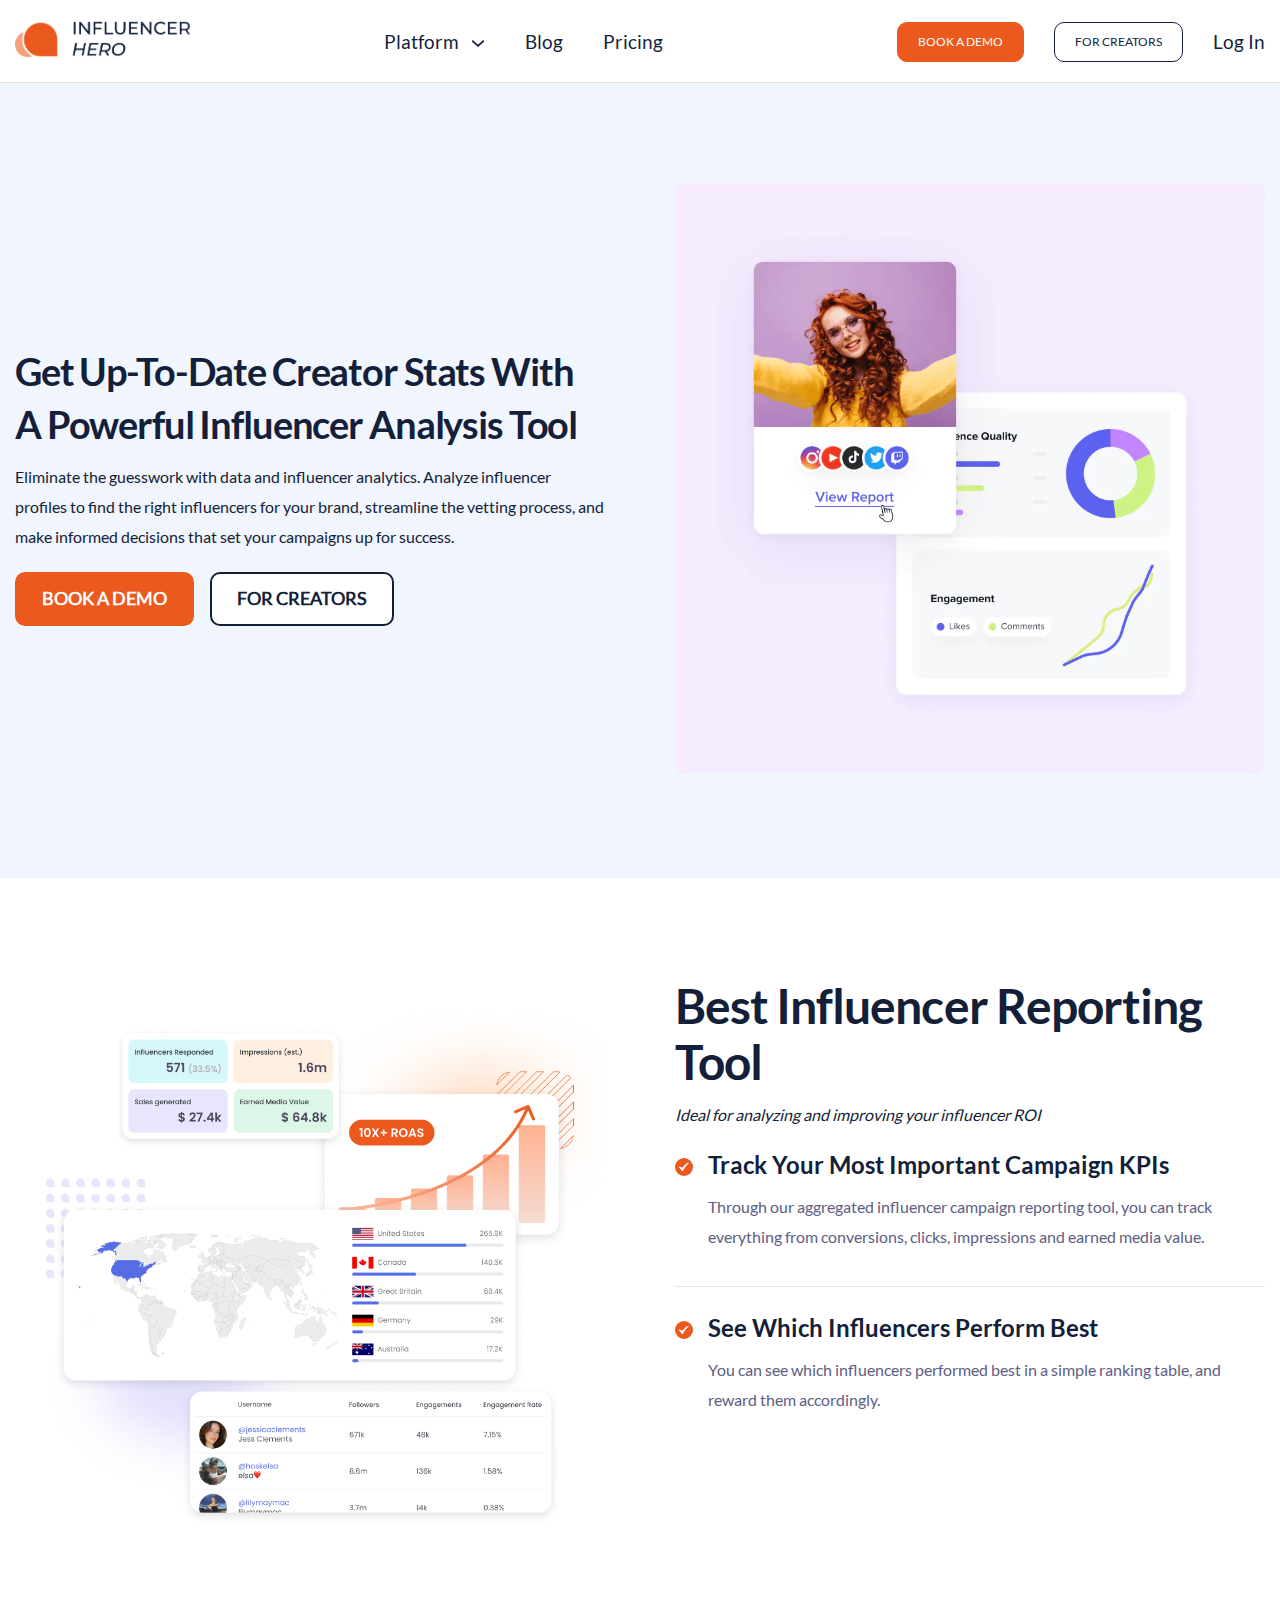
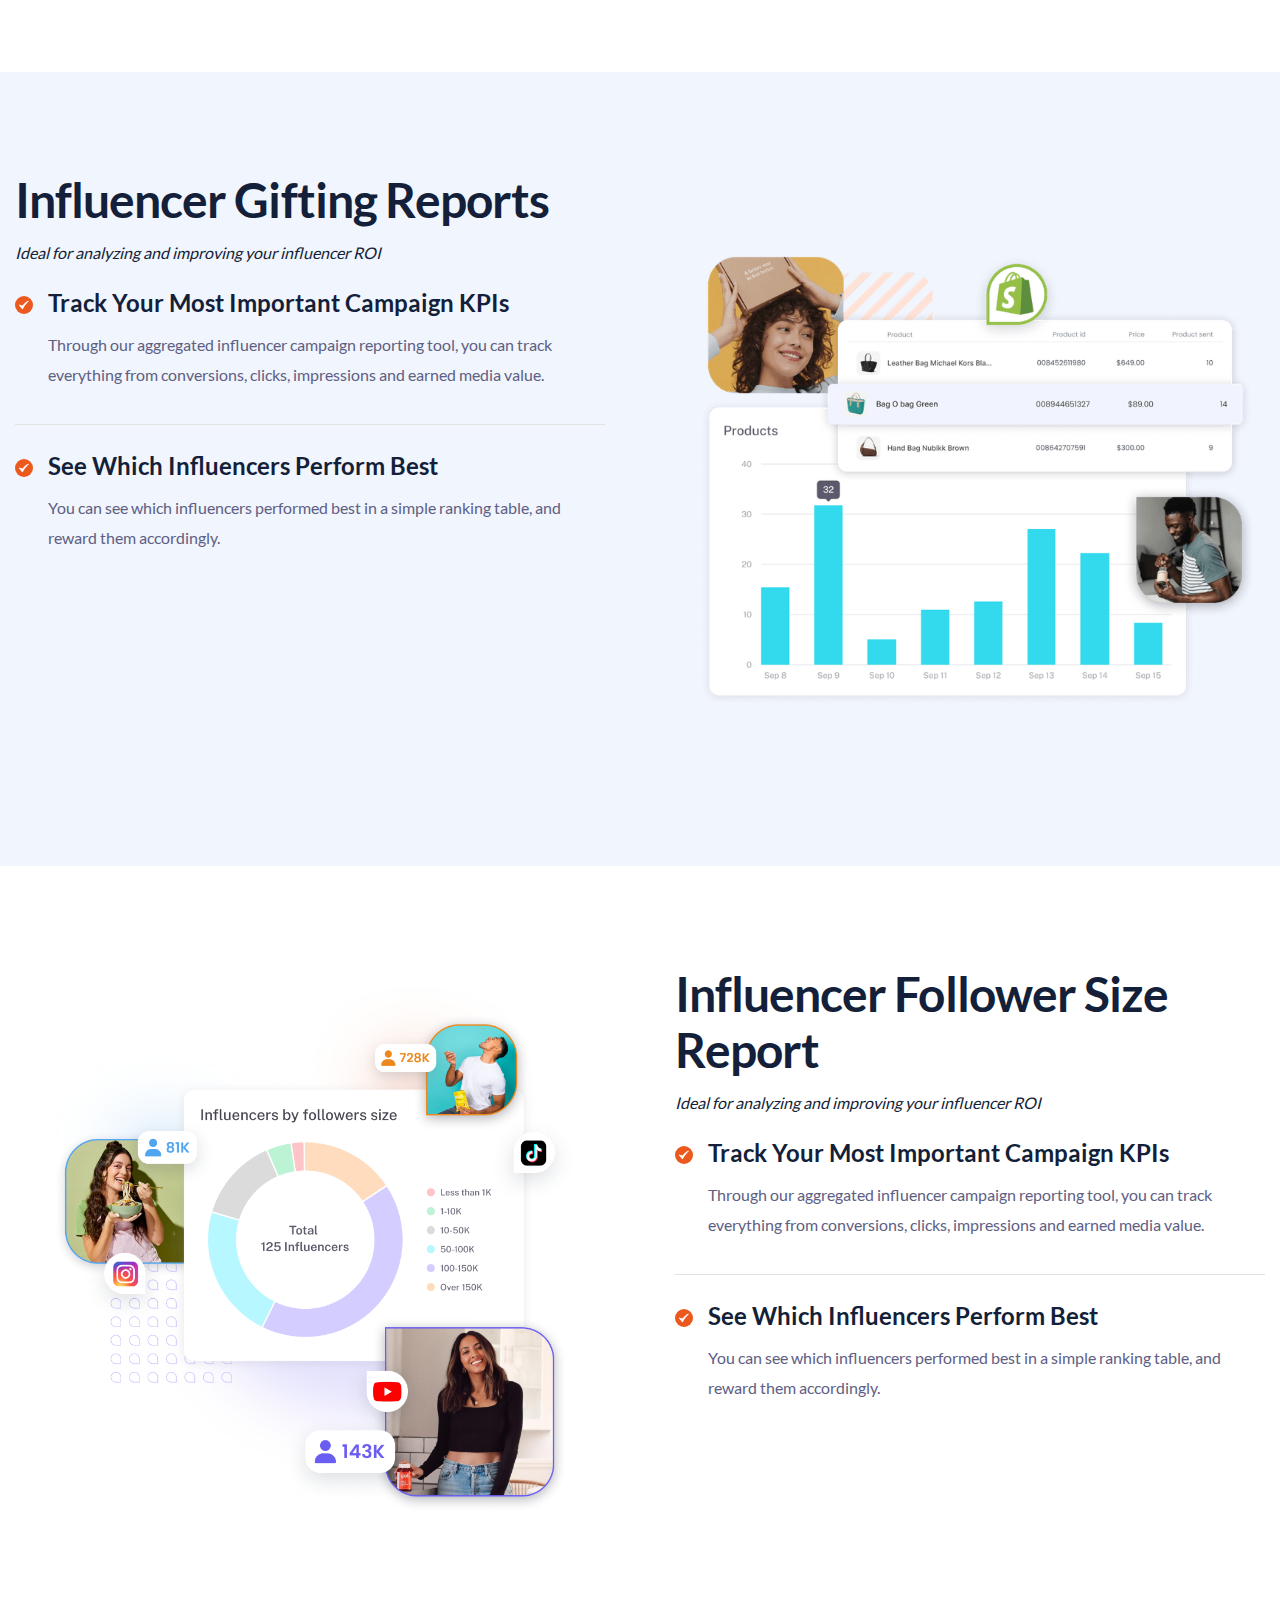
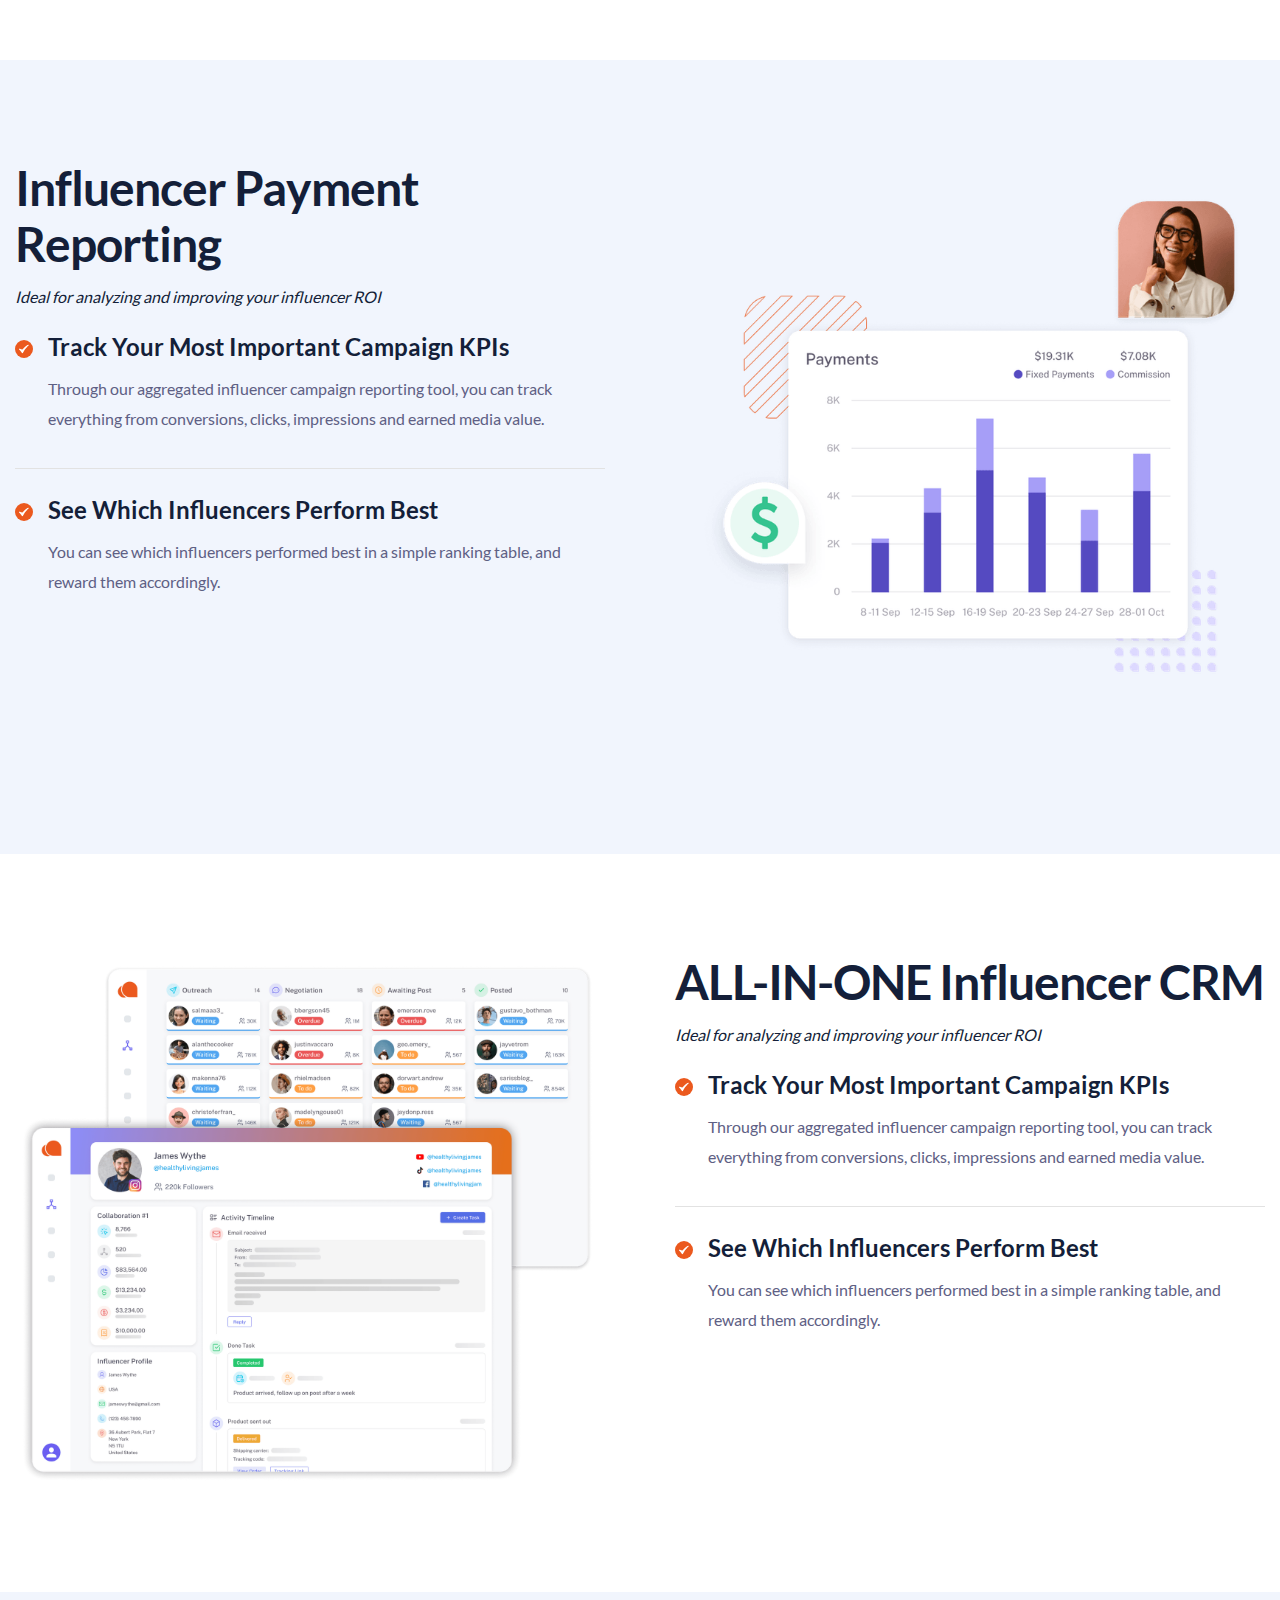
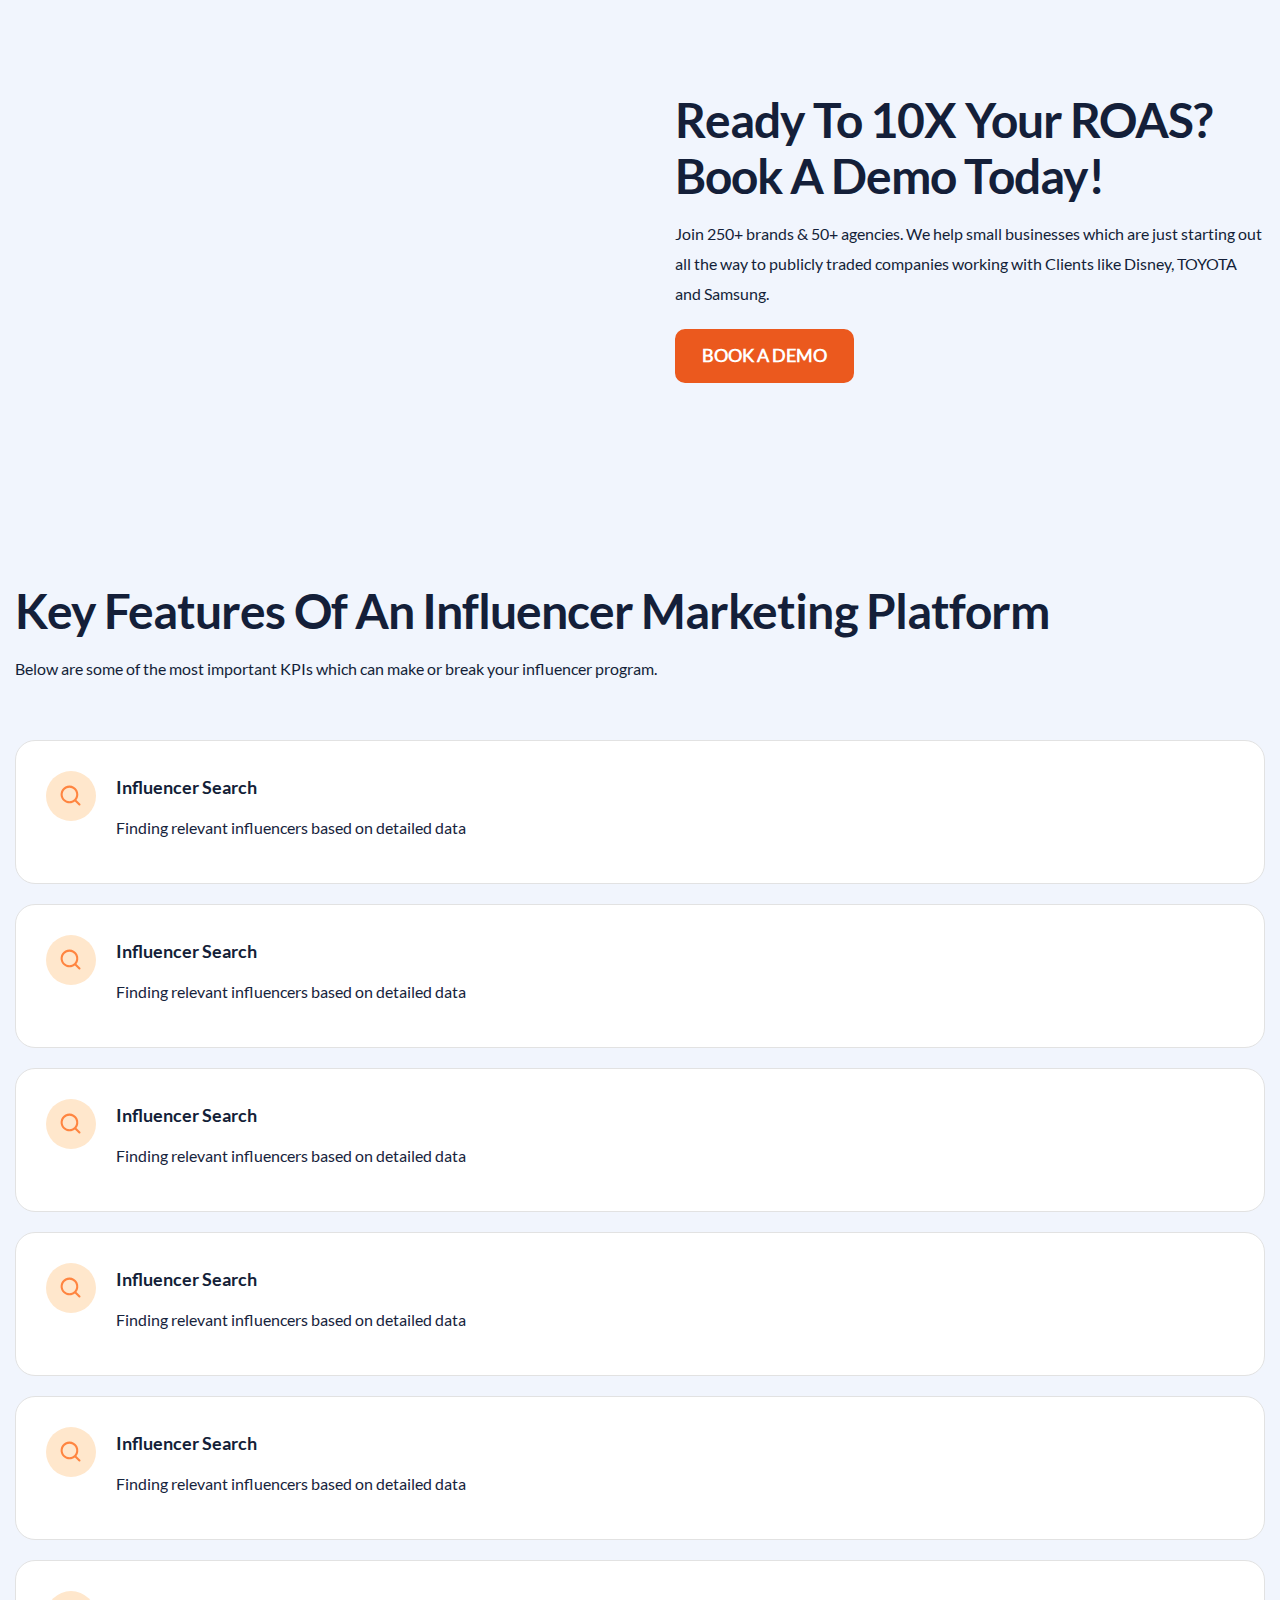
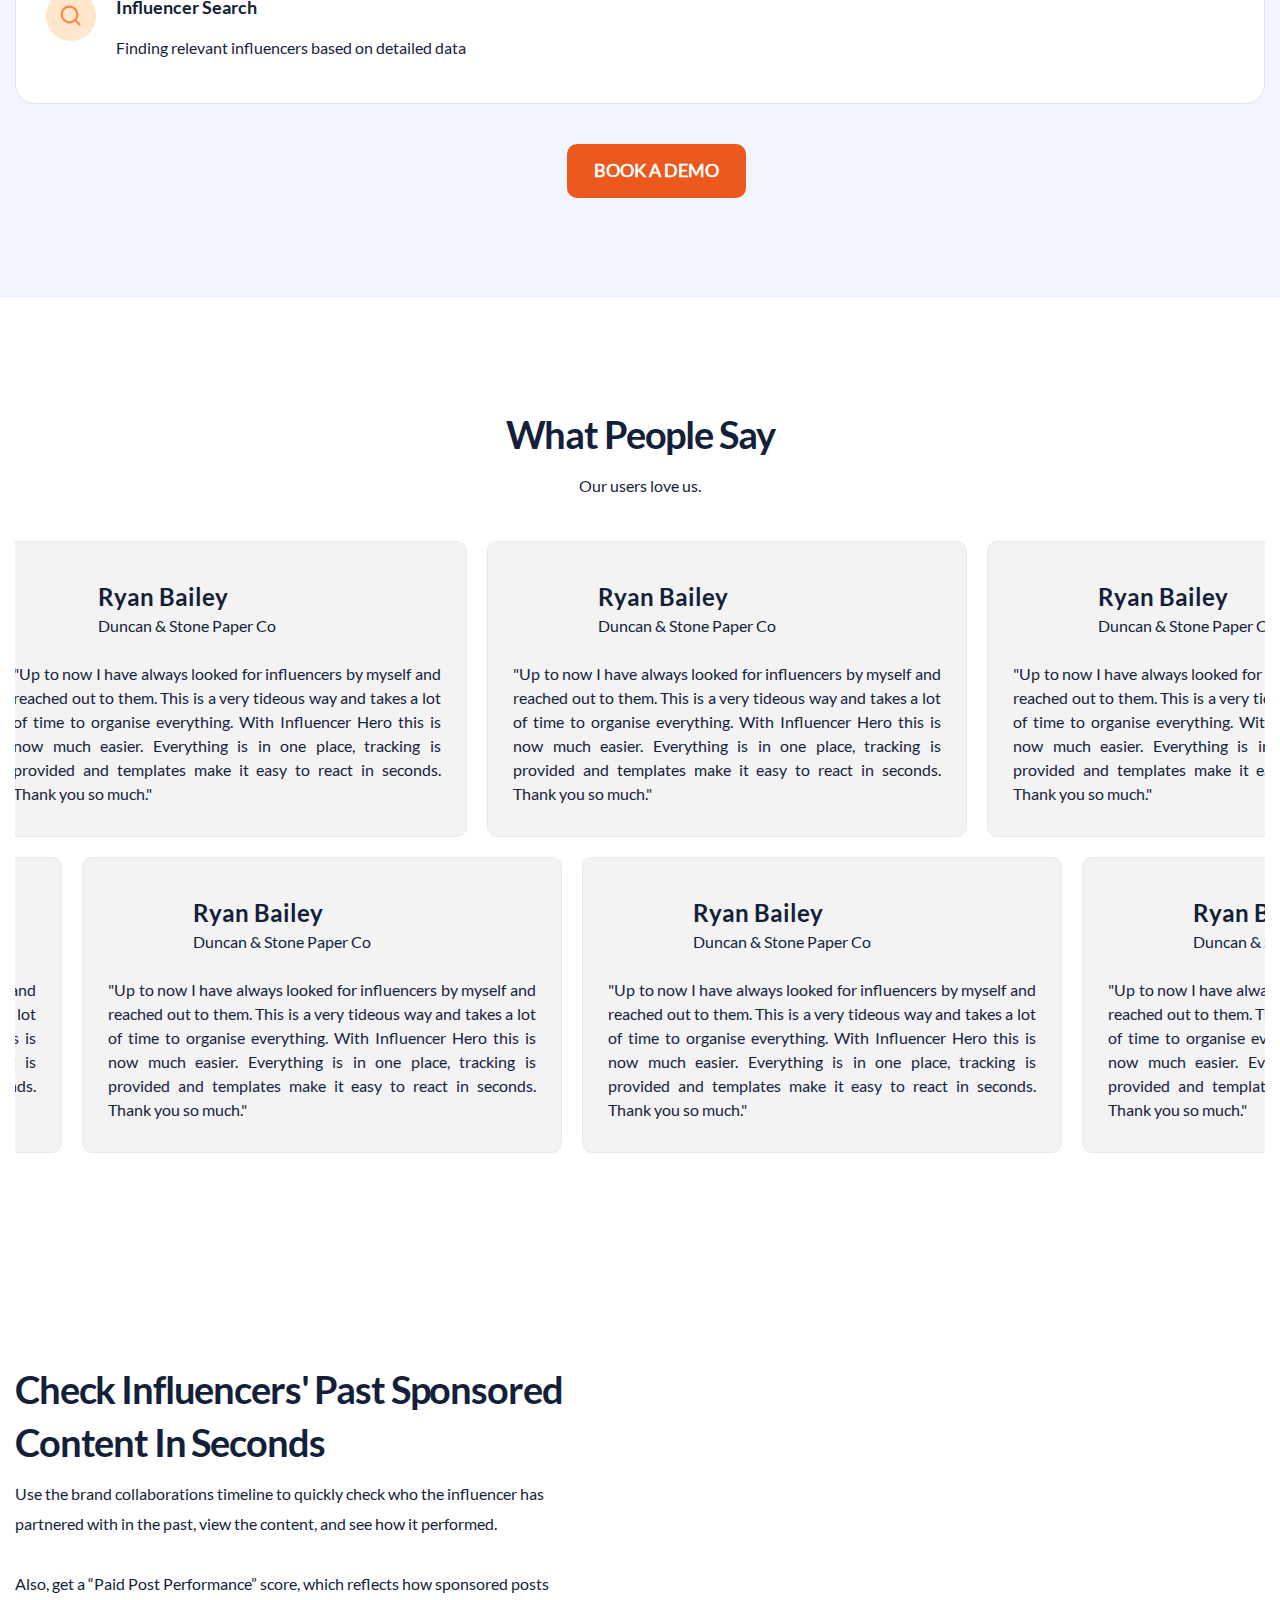
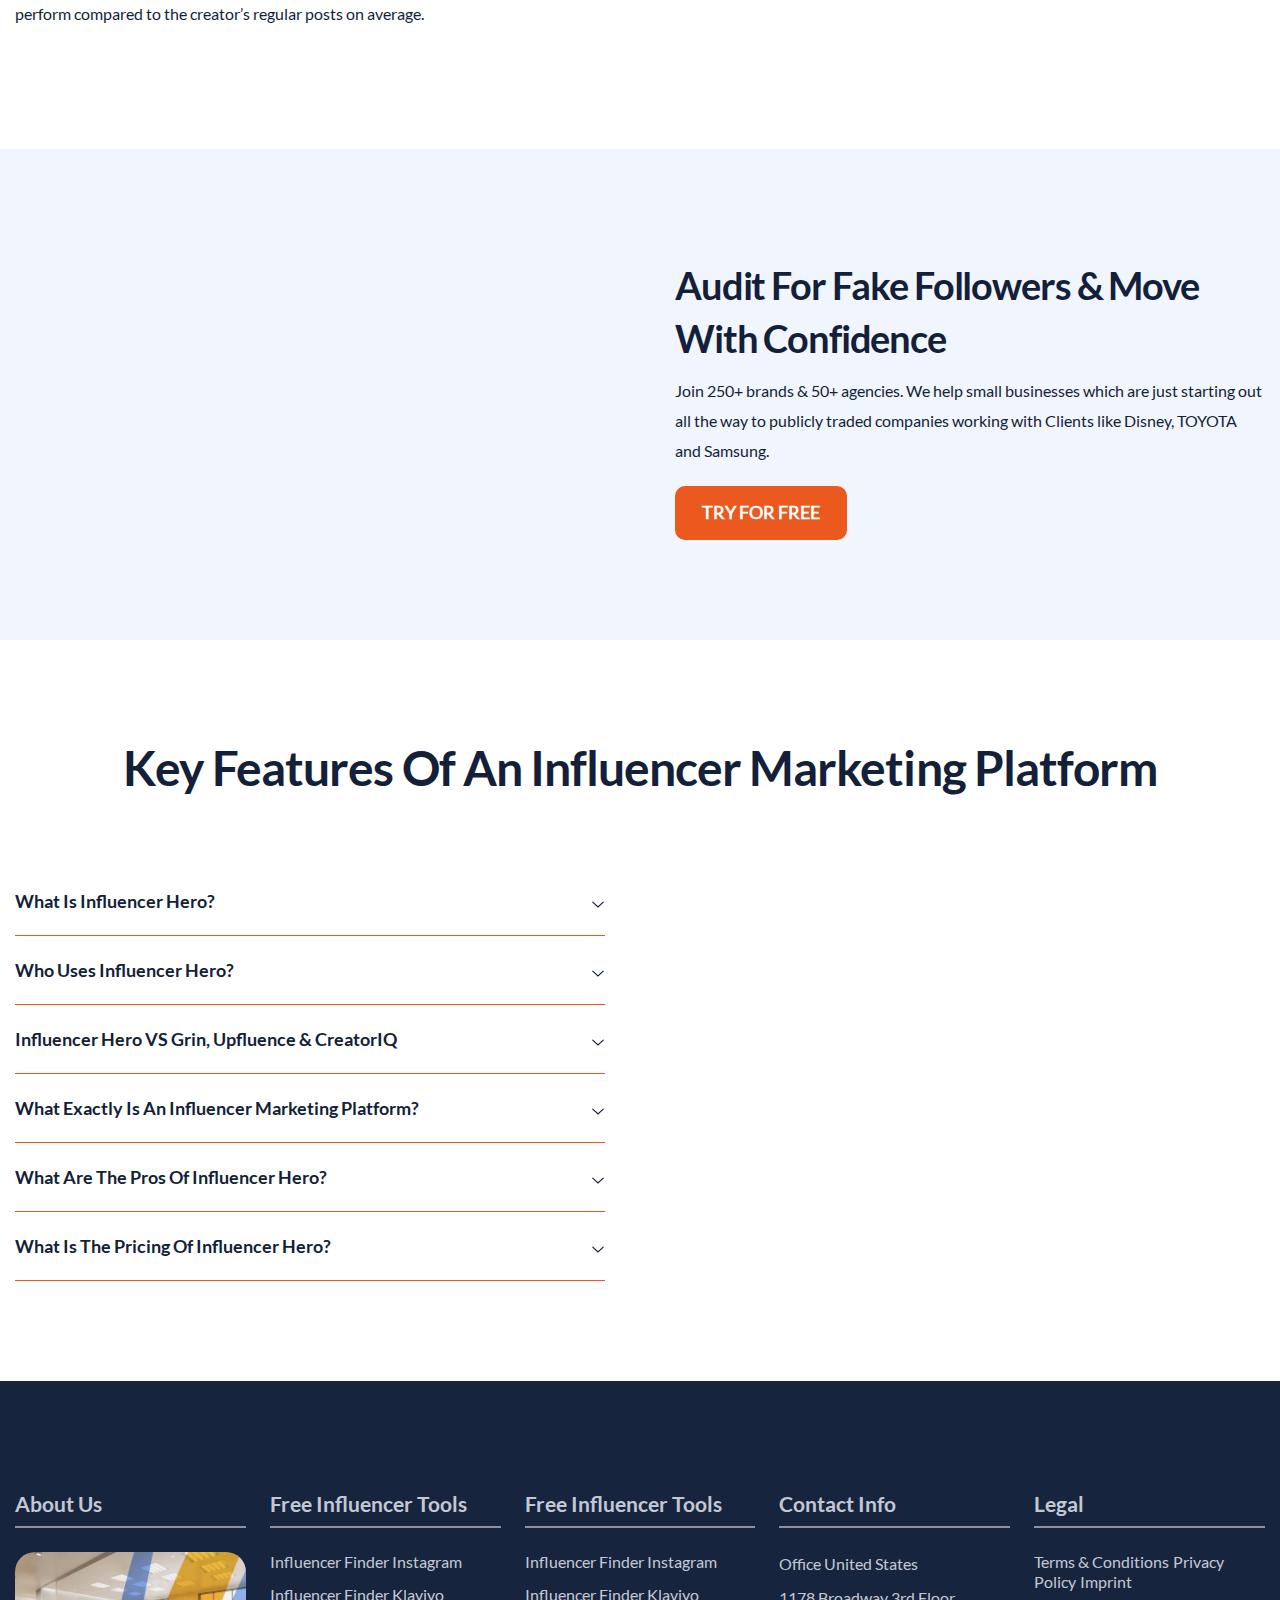
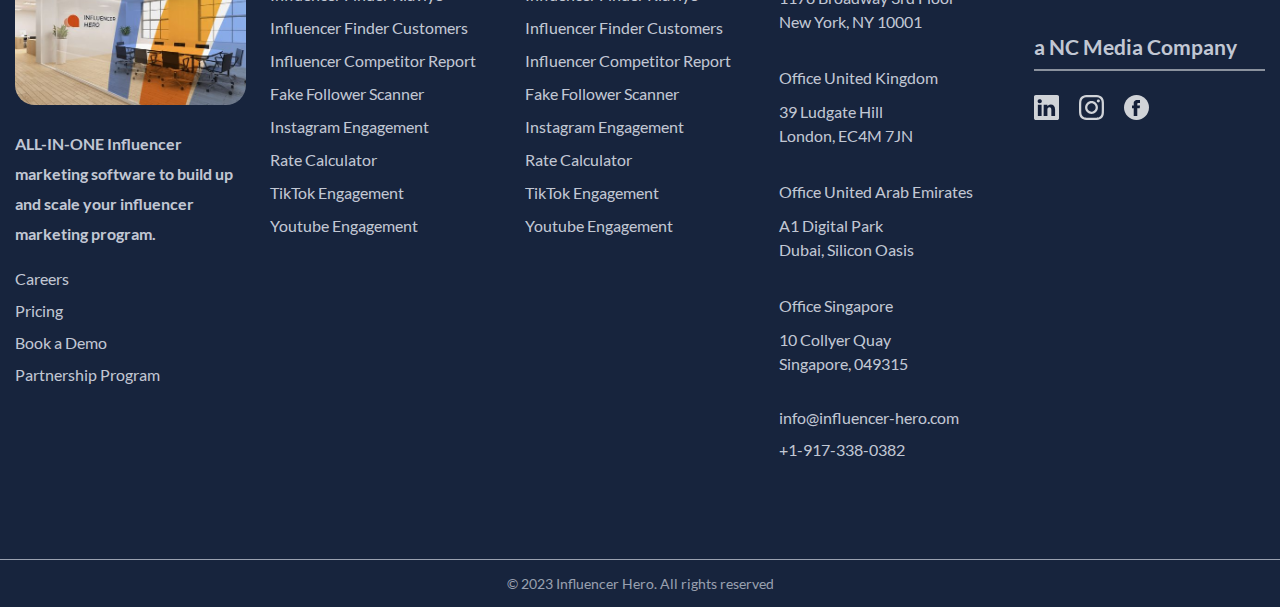
<file: pages/campaign-reporting.html>
<!DOCTYPE html>
<html lang="en">

<head>
    <meta charset="UTF-8">
    <meta name="viewport" content="width=device-width, initial-scale=1.0">
    <link rel="stylesheet" href="../css/style.css">
    <title>Document</title>
</head>

<body>
    <header class="site-header">
        <div class="header__container">
            <div class="header__wrapper">
                <!-- Logo -->
                <div class="header__logo">
                    <a href="index.html">
                        <img src="../assets/64a0120f26067bbd5896b39c_CI_InfluencerHero_FV.png" alt="logo">
                    </a>

                    <div class="menu--btn">
                        <span class="menu--line line--one"></span>
                        <span class="menu--line line--two"></span>
                    </div>
                </div>

                <!-- Navigation -->
                <div class="header__nav">
                    <ul class="nav__list">
                        <li class="nav__item nav__item--has-dropdown">
                            <span class="nav__item--has-dropdown-wrap">
                                <span class="nav__title">Platform</span>
                                <span class="nav-rotate--icon"><img src="../assets/65f32f9fc8a2efbbafa7fae8_8 501.svg"
                                        alt="icon"></span>
                            </span>
                            <div class="dropdown-menu-cont">
                                <div class="dropdown-menu">
                                    <div class="dropdown-menu__content">
                                        <ul class="dropdown-menu__list">
                                            <li class="dropdown-menu__item">
                                                <span class="dropdown-menu__icon">
                                                    <img src="../assets/64a1b9b7709a48bfa6161131_Menu-analyze-influencers 1.svg"
                                                        alt="icon">
                                                </span>
                                                <a href="" class="dropdown-menu-ancur">
                                                    <span class="dropdown-menu__title">
                                                        Find Influencers
                                                        <span class="dropdown-menu__title-arrow"><img
                                                                src="../assets/649eae9280d73b35d8ed2f13_Vector.svg"
                                                                alt="icon"></span>
                                                    </span>
                                                    <span class="dropdown-menu__desc">
                                                        Find influencers using detailed filters, including location,
                                                        audience demographics, look a likes and much more
                                                    </span>
                                                </a>
                                            </li>
                                            <li class="dropdown-menu__item">
                                                <span class="dropdown-menu__icon">
                                                    <img src="../assets/64a1b9b7709a48bfa6161131_Menu-analyze-influencers 1.svg"
                                                        alt="icon">
                                                </span>
                                                <a href="" class="dropdown-menu-ancur">
                                                    <span class="dropdown-menu__title">
                                                        Find Influencers
                                                        <span class="dropdown-menu__title-arrow"><img
                                                                src="../assets/649eae9280d73b35d8ed2f13_Vector.svg"
                                                                alt="icon"></span>
                                                    </span>
                                                    <span class="dropdown-menu__desc">
                                                        Find influencers using detailed filters, including location,
                                                        audience demographics, look a likes and much more
                                                    </span>
                                                </a>
                                            </li>


                                            <!-- Repeat the above li for all menu items -->
                                        </ul>
                                    </div>
                                    <div class="dropdown-menu__image">
                                        <img src="../assets/64a02ec2723d50f75d77087f_group_19-p-500.png" alt="img">
                                    </div>
                                </div>
                            </div>
                        </li>
                        <li class="nav__item"><a href="">Blog</a></li>
                        <li class="nav__item"><a href="">Pricing</a></li>
                        <li><a href="#" class="nav__item btn--login--mob">Log In</a></li>
                    </ul>
                </div>

                <!-- CTA Buttons -->
                <div class="header__actions">
                    <a href="#" class="btn btn--demo">book a demo</a>
                    <a href="#" class="btn btn--creator">for creators</a>
                    <a href="#" class="btn btn--login">Log In</a>
                </div>
            </div>
        </div>
    </header>


    <main>
        <section class="hero-section container-pd">
            <div class="hero-section__container--influncer container-wd">
                <div class="hero-section__content">
                    <h1 class="hero-section__heading">
                        Get up-to-date creator stats with a powerful influencer analysis tool
                    </h1>
                    <p class="hero-section__description">
                        Eliminate the guesswork with data and influencer analytics. Analyze influencer profiles to find
                        the right influencers for your brand, streamline the vetting process, and make informed
                        decisions that set your campaigns up for success.
                    </p>
                    <div class="hero-section__buttons">
                        <a href="#" class="btn--demo-hero same-btn">book a demo</a>
                        <a href="#" class="btn--creator-hero same-btn">for creators</a>
                    </div>
                </div>

                <div class="hero-section__image">
                    <img src="../assets/property-1-analytics-overview-2-64c24b15425c1.webp" alt="img" loading="lazy">
                </div>
            </div>
        </section>

        <section class="creator-storefronts-section--influncer container-pd">
            <div class="creator-storefronts-section__container container-wd">

                <!-- Image Section -->
                <div class="creator-storefronts-section__image">
                    <img src="../assets/67cacd82ade7ba6389e4d2a7_Frame 38293 (1).png" alt="img" loading="lazy">
                </div>

                <!-- Content Section -->
                <div class="tabs-section__tab5-content creator-storefronts-section__content">
                    <h2 class="tabs-section__heading same--heading2">Best influencer reporting tool</h2>
                    <p class="tabs-section__description"><i>Ideal for analyzing and improving your influencer ROI</i>
                    </p>

                    <!-- Features List -->
                    <div class="tabs-section__features creator-storefronts-section__features">
                        <div class="tabs-section__feature creator-storefronts-section__feature">
                            <span class="tabs-section__feature-icon">
                                <img src="../assets/661e3a1d10bdcbcaf7a272f2_99.svg" alt="icon">
                            </span>
                            <div class="tabs-section__feature-text">
                                <h3>Track your most important campaign KPIs</h3>
                                <p>Through our aggregated influencer campaign reporting tool, you can track everything
                                    from conversions, clicks, impressions and earned media value.</p>
                            </div>
                        </div>

                        <div class="tabs-section__feature creator-storefronts-section__feature">
                            <span class="tabs-section__feature-icon">
                                <img src="../assets/661e3a1d10bdcbcaf7a272f2_99.svg" alt="icon">
                            </span>
                            <div class="tabs-section__feature-text">
                                <h3>See which influencers perform best</h3>
                                <p>You can see which influencers performed best in a simple ranking table, and reward
                                    them accordingly.</p>
                            </div>
                        </div>

                    </div>

                </div>

            </div>
        </section>

        <section class="creator-storefronts-section--influncer container-pd bg-gray">
            <div class="creator-storefronts-section__container container-wd colunm-revs">



                <!-- Content Section -->
                <div class="tabs-section__tab5-content creator-storefronts-section__content">
                    <h2 class="tabs-section__heading same--heading2">influencer gifting reports</h2>
                    <p class="tabs-section__description"><i>Ideal for analyzing and improving your influencer ROI</i>
                    </p>

                    <!-- Features List -->
                    <div class="tabs-section__features creator-storefronts-section__features">
                        <div class="tabs-section__feature creator-storefronts-section__feature">
                            <span class="tabs-section__feature-icon">
                                <img src="../assets/661e3a1d10bdcbcaf7a272f2_99.svg" alt="icon">
                            </span>
                            <div class="tabs-section__feature-text">
                                <h3>Track your most important campaign KPIs</h3>
                                <p>Through our aggregated influencer campaign reporting tool, you can track everything
                                    from conversions, clicks, impressions and earned media value.</p>
                            </div>
                        </div>

                        <div class="tabs-section__feature creator-storefronts-section__feature">
                            <span class="tabs-section__feature-icon">
                                <img src="../assets/661e3a1d10bdcbcaf7a272f2_99.svg" alt="icon">
                            </span>
                            <div class="tabs-section__feature-text">
                                <h3>See which influencers perform best</h3>
                                <p>You can see which influencers performed best in a simple ranking table, and reward
                                    them accordingly.</p>
                            </div>
                        </div>

                    </div>

                </div>

                <!-- Image Section -->
                <div class="creator-storefronts-section__image">
                    <img src="../assets/67a06d7b83496c57aeb13f0b_Frame 38201-p-800.png" alt="img" loading="lazy">
                </div>

            </div>
        </section>

        <section class="creator-storefronts-section--influncer container-pd">
            <div class="creator-storefronts-section__container container-wd">

                <!-- Image Section -->
                <div class="creator-storefronts-section__image">
                    <img src="../assets/67b889cf6f6b126148a8ef5e_Frame 38202 (1).png" alt="img" loading="lazy">
                </div>

                <!-- Content Section -->
                <div class="tabs-section__tab5-content creator-storefronts-section__content">
                    <h2 class="tabs-section__heading same--heading2">influencer follower size report</h2>
                    <p class="tabs-section__description"><i>Ideal for analyzing and improving your influencer ROI</i>
                    </p>

                    <!-- Features List -->
                    <div class="tabs-section__features creator-storefronts-section__features">
                        <div class="tabs-section__feature creator-storefronts-section__feature">
                            <span class="tabs-section__feature-icon">
                                <img src="../assets/661e3a1d10bdcbcaf7a272f2_99.svg" alt="icon">
                            </span>
                            <div class="tabs-section__feature-text">
                                <h3>Track your most important campaign KPIs</h3>
                                <p>Through our aggregated influencer campaign reporting tool, you can track everything
                                    from conversions, clicks, impressions and earned media value.</p>
                            </div>
                        </div>

                        <div class="tabs-section__feature creator-storefronts-section__feature">
                            <span class="tabs-section__feature-icon">
                                <img src="../assets/661e3a1d10bdcbcaf7a272f2_99.svg" alt="icon">
                            </span>
                            <div class="tabs-section__feature-text">
                                <h3>See which influencers perform best</h3>
                                <p>You can see which influencers performed best in a simple ranking table, and reward
                                    them accordingly.</p>
                            </div>
                        </div>

                    </div>

                </div>



            </div>
        </section>

        <section class="creator-storefronts-section--influncer container-pd bg-gray">
            <div class="creator-storefronts-section__container container-wd colunm-revs">



                <!-- Content Section -->
                <div class="tabs-section__tab5-content creator-storefronts-section__content">
                    <h2 class="tabs-section__heading same--heading2">influencer payment reporting</h2>
                    <p class="tabs-section__description"><i>Ideal for analyzing and improving your influencer ROI</i>
                    </p>

                    <!-- Features List -->
                    <div class="tabs-section__features creator-storefronts-section__features">
                        <div class="tabs-section__feature creator-storefronts-section__feature">
                            <span class="tabs-section__feature-icon">
                                <img src="../assets/661e3a1d10bdcbcaf7a272f2_99.svg" alt="icon">
                            </span>
                            <div class="tabs-section__feature-text">
                                <h3>Track your most important campaign KPIs</h3>
                                <p>Through our aggregated influencer campaign reporting tool, you can track everything
                                    from conversions, clicks, impressions and earned media value.</p>
                            </div>
                        </div>

                        <div class="tabs-section__feature creator-storefronts-section__feature">
                            <span class="tabs-section__feature-icon">
                                <img src="../assets/661e3a1d10bdcbcaf7a272f2_99.svg" alt="icon">
                            </span>
                            <div class="tabs-section__feature-text">
                                <h3>See which influencers perform best</h3>
                                <p>You can see which influencers performed best in a simple ranking table, and reward
                                    them accordingly.</p>
                            </div>
                        </div>

                    </div>

                </div>

                <!-- Image Section -->
                <div class="creator-storefronts-section__image">
                    <img src="../assets/67b88a295ba88ba687e88255_Frame 38218-p-800.png" alt="img" loading="lazy">
                </div>

            </div>
        </section>

        <section class="creator-storefronts-section--influncer container-pd">
            <div class="creator-storefronts-section__container container-wd">

                <!-- Image Section -->
                <div class="creator-storefronts-section__image">
                    <img src="../assets/668ed2be6be160c89ac13375_Frame 38013 (4)-p-1600.png" alt="img" loading="lazy">
                </div>

                <!-- Content Section -->
                <div class="tabs-section__tab5-content creator-storefronts-section__content">
                    <h2 class="tabs-section__heading same--heading2">ALL-IN-ONE Influencer CRM</h2>
                    <p class="tabs-section__description"><i>Ideal for analyzing and improving your influencer ROI</i>
                    </p>

                    <!-- Features List -->
                    <div class="tabs-section__features creator-storefronts-section__features">
                        <div class="tabs-section__feature creator-storefronts-section__feature">
                            <span class="tabs-section__feature-icon">
                                <img src="../assets/661e3a1d10bdcbcaf7a272f2_99.svg" alt="icon">
                            </span>
                            <div class="tabs-section__feature-text">
                                <h3>Track your most important campaign KPIs</h3>
                                <p>Through our aggregated influencer campaign reporting tool, you can track everything
                                    from conversions, clicks, impressions and earned media value.</p>
                            </div>
                        </div>

                        <div class="tabs-section__feature creator-storefronts-section__feature">
                            <span class="tabs-section__feature-icon">
                                <img src="../assets/661e3a1d10bdcbcaf7a272f2_99.svg" alt="icon">
                            </span>
                            <div class="tabs-section__feature-text">
                                <h3>See which influencers perform best</h3>
                                <p>You can see which influencers performed best in a simple ranking table, and reward
                                    them accordingly.</p>
                            </div>
                        </div>

                    </div>

                </div>



            </div>
        </section>

        <section class="agencies-section container-pd bg-gray">
            <div class="hero-section__container--influncer container-wd">
                <div class="hero-section__image">
                    <img src="../assets/64a059a0683140e40905d7f0_Group 20-p-500.png" alt="img" loading="lazy">
                </div>
                <div class="hero-section__content">
                    <h2 class="same--heading2">
                        Ready to 10X your ROAS? Book a Demo today!
                    </h2>
                    <p class="hero-section__description">
                        Join 250+ brands & 50+ agencies. We help small businesses which are just starting out all the
                        way to publicly traded companies working with Clients like Disney, TOYOTA and Samsung.
                    </p>
                    <div class="hero-section__buttons">
                        <a href="#" class="btn--demo-hero same-btn">BOOK A DEMO</a>
                    </div>
                </div>


            </div>
        </section>
        
        <section class="platform-features-section container-pd">
            <div class="platform-features-section__container container-wd">
                <h2 class="same--heading2">Key Features of an Influencer Marketing
                    Platform</h2>
                    <p class="hero-section__description">Below are some of the most important KPIs which can make or break your influencer program.</p>

                <div class="platform-features-section__features--reporting">
                    <a href="#" class="platform-features-section__feature">
                        <span class="platform-features-section__icon">
                            <img src="../assets/66acb4da95ed4ccacd35f02a_Group 1948756709.svg" alt="icon">
                        </span>
                        <div class="platform-features-section__info">
                            <h3>Influencer Search</h3>
                            <p>Finding relevant influencers based on detailed data</p>
                        </div>
                    </a>

                    <a href="#" class="platform-features-section__feature">
                        <span class="platform-features-section__icon">
                            <img src="../assets/66acb4da95ed4ccacd35f02a_Group 1948756709.svg" alt="icon">
                        </span>
                        <div class="platform-features-section__info">
                            <h3>Influencer Search</h3>
                            <p>Finding relevant influencers based on detailed data</p>
                        </div>
                    </a>

                    <a href="#" class="platform-features-section__feature">
                        <span class="platform-features-section__icon">
                            <img src="../assets/66acb4da95ed4ccacd35f02a_Group 1948756709.svg" alt="icon">
                        </span>
                        <div class="platform-features-section__info">
                            <h3>Influencer Search</h3>
                            <p>Finding relevant influencers based on detailed data</p>
                        </div>
                    </a>

                    <a href="#" class="platform-features-section__feature">
                        <span class="platform-features-section__icon">
                            <img src="../assets/66acb4da95ed4ccacd35f02a_Group 1948756709.svg" alt="icon">
                        </span>
                        <div class="platform-features-section__info">
                            <h3>Influencer Search</h3>
                            <p>Finding relevant influencers based on detailed data</p>
                        </div>
                    </a>

                    <a href="#" class="platform-features-section__feature">
                        <span class="platform-features-section__icon">
                            <img src="../assets/66acb4da95ed4ccacd35f02a_Group 1948756709.svg" alt="icon">
                        </span>
                        <div class="platform-features-section__info">
                            <h3>Influencer Search</h3>
                            <p>Finding relevant influencers based on detailed data</p>
                        </div>
                    </a>

                    <a href="#" class="platform-features-section__feature">
                        <span class="platform-features-section__icon">
                            <img src="../assets/66acb4da95ed4ccacd35f02a_Group 1948756709.svg" alt="icon">
                        </span>
                        <div class="platform-features-section__info">
                            <h3>Influencer Search</h3>
                            <p>Finding relevant influencers based on detailed data</p>
                        </div>
                    </a>
                </div>

                <div class="tabs-section__cta free-tools-section__tool__cta">
                    <a href="#" class="btn--demo-hero same-btn">Book a Demo</a>
                </div>

            </div>
        </section>

        <section class="testimonial-section container-pd">
            <div class="testimonial-container container-wd">
                <h1 class="hero-section__heading testimonial-heading">
                    what people say
                </h1>
                <p class="hero-section__description testimonial-subheading">
                    Our users love us.
                </p>
                <div class="scroll-track testimonial-scroll-track" id="scroll-track1">
                    <div class="testimonial-card">
                        <div class="testimonial-profile">
                            <div class="testimonial-image-wrapper">
                                <img src="../assets/664f0f65be0455ae1a908e0b_1698371871283.jpeg" alt="img" loading="lazy" class="testimonial-image">
                            </div>
                            <div class="testimonial-info">
                                <h3 class="testimonial-name">Ryan Bailey</h3>
                                <p class="testimonial-company">Duncan & Stone Paper Co</p>
                            </div>
                        </div>
                        <p class="testimonial-text">"Up to now I have always looked for influencers by myself and reached out to them. This is a very tideous way and takes a lot of time to organise everything. With Influencer Hero this is now much easier. Everything is in one place, tracking is provided and templates make it easy to react in seconds. Thank you so much."</p>
                    </div>
        
                    <div class="testimonial-card">
                        <div class="testimonial-profile">
                            <div class="testimonial-image-wrapper">
                                <img src="../assets/664f0f65be0455ae1a908e0b_1698371871283.jpeg" alt="img" loading="lazy" class="testimonial-image">
                            </div>
                            <div class="testimonial-info">
                                <h3 class="testimonial-name">Ryan Bailey</h3>
                                <p class="testimonial-company">Duncan & Stone Paper Co</p>
                            </div>
                        </div>
                        <p class="testimonial-text">"Up to now I have always looked for influencers by myself and reached out to them. This is a very tideous way and takes a lot of time to organise everything. With Influencer Hero this is now much easier. Everything is in one place, tracking is provided and templates make it easy to react in seconds. Thank you so much."</p>
                    </div>
                    <div class="testimonial-card">
                        <div class="testimonial-profile">
                            <div class="testimonial-image-wrapper">
                                <img src="../assets/664f0f65be0455ae1a908e0b_1698371871283.jpeg" alt="img" loading="lazy" class="testimonial-image">
                            </div>
                            <div class="testimonial-info">
                                <h3 class="testimonial-name">Ryan Bailey</h3>
                                <p class="testimonial-company">Duncan & Stone Paper Co</p>
                            </div>
                        </div>
                        <p class="testimonial-text">"Up to now I have always looked for influencers by myself and reached out to them. This is a very tideous way and takes a lot of time to organise everything. With Influencer Hero this is now much easier. Everything is in one place, tracking is provided and templates make it easy to react in seconds. Thank you so much."</p>
                    </div>
                </div>

                <div class="scroll-track testimonial-scroll-track" id="scroll-track2">
                    <div class="testimonial-card">
                        <div class="testimonial-profile">
                            <div class="testimonial-image-wrapper">
                                <img src="../assets/664f0f65be0455ae1a908e0b_1698371871283.jpeg" alt="img" loading="lazy" class="testimonial-image">
                            </div>
                            <div class="testimonial-info">
                                <h3 class="testimonial-name">Ryan Bailey</h3>
                                <p class="testimonial-company">Duncan & Stone Paper Co</p>
                            </div>
                        </div>
                        <p class="testimonial-text">"Up to now I have always looked for influencers by myself and reached out to them. This is a very tideous way and takes a lot of time to organise everything. With Influencer Hero this is now much easier. Everything is in one place, tracking is provided and templates make it easy to react in seconds. Thank you so much."</p>
                    </div>
        
                    <div class="testimonial-card">
                        <div class="testimonial-profile">
                            <div class="testimonial-image-wrapper">
                                <img src="../assets/664f0f65be0455ae1a908e0b_1698371871283.jpeg" alt="img" loading="lazy" class="testimonial-image">
                            </div>
                            <div class="testimonial-info">
                                <h3 class="testimonial-name">Ryan Bailey</h3>
                                <p class="testimonial-company">Duncan & Stone Paper Co</p>
                            </div>
                        </div>
                        <p class="testimonial-text">"Up to now I have always looked for influencers by myself and reached out to them. This is a very tideous way and takes a lot of time to organise everything. With Influencer Hero this is now much easier. Everything is in one place, tracking is provided and templates make it easy to react in seconds. Thank you so much."</p>
                    </div>
                    <div class="testimonial-card">
                        <div class="testimonial-profile">
                            <div class="testimonial-image-wrapper">
                                <img src="../assets/664f0f65be0455ae1a908e0b_1698371871283.jpeg" alt="img" loading="lazy" class="testimonial-image">
                            </div>
                            <div class="testimonial-info">
                                <h3 class="testimonial-name">Ryan Bailey</h3>
                                <p class="testimonial-company">Duncan & Stone Paper Co</p>
                            </div>
                        </div>
                        <p class="testimonial-text">"Up to now I have always looked for influencers by myself and reached out to them. This is a very tideous way and takes a lot of time to organise everything. With Influencer Hero this is now much easier. Everything is in one place, tracking is provided and templates make it easy to react in seconds. Thank you so much."</p>
                    </div>
                </div>
            </div>
        </section>
        


        <section class="agencies-section container-pd">
            <div class="hero-section__container--influncer container-wd colunm-revs">

                <div class="hero-section__content">
                    <h1 class="hero-section__heading">
                        Check influencers' past sponsored content in seconds
                    </h1>
                    <p class="hero-section__description">
                        Use the brand collaborations timeline to quickly check who the influencer has partnered with in
                        the past, view the content, and see how it performed. <br> <br>
                        Also, get a “Paid Post Performance” score, which reflects how sponsored posts perform compared
                        to the creator’s regular posts on average.
                    </p>
                </div>

                <div class="hero-section__image">
                    <img src="../assets/6787b02b62f318606a6e33f6_img_brand collaborations-p-800.png" alt="img"
                        loading="lazy">
                </div>

            </div>
        </section>

        <section class="agencies-section container-pd bg-gray">
            <div class="hero-section__container--influncer container-wd">
                <div class="hero-section__image">
                    <img src="../assets/5f4f61fe6136e9ade31eb1eb_Web_illustration_feature_10.svg" alt="img"
                        loading="lazy">
                </div>
                <div class="hero-section__content">
                    <h1 class="hero-section__heading">
                        Audit for fake followers & move with confidence
                    </h1>
                    <p class="hero-section__description">
                        Join 250+ brands & 50+ agencies. We help small businesses which are just starting out all the
                        way to publicly traded companies working with Clients like Disney, TOYOTA and Samsung.
                    </p>
                    <div class="hero-section__buttons">
                        <a href="#" class="btn--demo-hero same-btn">Try For Free</a>
                    </div>
                </div>


            </div>
        </section>

        <section class="faq-section container-pd">
            <div class="faq-section__container container-wd">
                <h2 class="same--heading2 faq-section__heading">Key Features of an Influencer Marketing Platform</h2>
                <div class="faq-section__content">

                    <div class="faq-section__item--cont">
                        <div class="faq-section__item">
                            <div class="faq-section__question">
                                <span class="faq-section__question-text">What is Influencer Hero?</span>
                                <span class="faq-section__icon">
                                    <img src="../assets/65f32f9fc8a2efbbafa7fae8_8 501 (1).svg" alt="icon">
                                </span>
                            </div>
                            <div class="faq-section__answer">
                                <p>Influencer Hero is a leading creator management software. The software covers
                                    influencer discovery, a CRM to effectively manage relationships, a full suite
                                    affiliate marketing platform and detailed analytics to track influencer performance
                                    & ROI.</p>
                            </div>
                        </div>

                        <div class="faq-section__item">
                            <div class="faq-section__question">
                                <span class="faq-section__question-text">Who Uses Influencer Hero?</span>
                                <span class="faq-section__icon">
                                    <img src="../assets/65f32f9fc8a2efbbafa7fae8_8 501 (1).svg" alt="icon">
                                </span>
                            </div>
                            <div class="faq-section__answer">
                                <p>Influencer Hero is a leading creator management software. The software covers
                                    influencer discovery, a CRM to effectively manage relationships, a full suite
                                    affiliate marketing platform and detailed analytics to track influencer performance
                                    & ROI.</p>
                            </div>
                        </div>

                        <div class="faq-section__item">
                            <div class="faq-section__question">
                                <span class="faq-section__question-text">Influencer Hero VS Grin, Upfluence &
                                    CreatorIQ</span>
                                <span class="faq-section__icon">
                                    <img src="../assets/65f32f9fc8a2efbbafa7fae8_8 501 (1).svg" alt="icon">
                                </span>
                            </div>
                            <div class="faq-section__answer">
                                <p>Influencer Hero is a leading creator management software. The software covers
                                    influencer discovery, a CRM to effectively manage relationships, a full suite
                                    affiliate marketing platform and detailed analytics to track influencer performance
                                    & ROI.</p>
                            </div>
                        </div>

                        <div class="faq-section__item">
                            <div class="faq-section__question">
                                <span class="faq-section__question-text">What Exactly Is An Influencer Marketing
                                    Platform?</span>
                                <span class="faq-section__icon">
                                    <img src="../assets/65f32f9fc8a2efbbafa7fae8_8 501 (1).svg" alt="icon">
                                </span>
                            </div>
                            <div class="faq-section__answer">
                                <p>Influencer Hero is a leading creator management software. The software covers
                                    influencer discovery, a CRM to effectively manage relationships, a full suite
                                    affiliate marketing platform and detailed analytics to track influencer performance
                                    & ROI.</p>
                            </div>
                        </div>

                        <div class="faq-section__item">
                            <div class="faq-section__question">
                                <span class="faq-section__question-text">What Are The Pros Of Influencer Hero?</span>
                                <span class="faq-section__icon">
                                    <img src="../assets/65f32f9fc8a2efbbafa7fae8_8 501 (1).svg" alt="icon">
                                </span>
                            </div>
                            <div class="faq-section__answer">
                                <p>Influencer Hero is a leading creator management software. The software covers
                                    influencer discovery, a CRM to effectively manage relationships, a full suite
                                    affiliate marketing platform and detailed analytics to track influencer performance
                                    & ROI.</p>
                            </div>
                        </div>

                        <div class="faq-section__item">
                            <div class="faq-section__question">
                                <span class="faq-section__question-text">What Is The Pricing Of Influencer Hero?</span>
                                <span class="faq-section__icon">
                                    <img src="../assets/65f32f9fc8a2efbbafa7fae8_8 501 (1).svg" alt="icon">
                                </span>
                            </div>
                            <div class="faq-section__answer">
                                <p>Influencer Hero is a leading creator management software. The software covers
                                    influencer discovery, a CRM to effectively manage relationships, a full suite
                                    affiliate marketing platform and detailed analytics to track influencer performance
                                    & ROI.</p>
                            </div>
                        </div>
                    </div>


                    <div class="faq-section__image">
                        <img src="../assets/67a2898b71267face15909e9_Frame 94 (1).png" alt="img" loading="lazy">
                    </div>
                </div>
            </div>
        </section>

    </main>

    <footer class="footer">
        <div class="footer__container container-pd">

            <div class="footer__top container-wd">
                <!-- About section -->
                <div class="footer__about">
                    <div class="footer__about-title">About Us</div>
                    <div class="footer__about-img">
                        <img src="../assets/64c8dec16165123ac927f581_ih_office_5-p-500.jpg" alt="img">
                    </div>
                    <p class="footer__about-text">
                        ALL-IN-ONE Influencer marketing software to build up and scale your influencer marketing
                        program.
                    </p>
                    <div class="footer__about-links">
                        <a href="#">Careers</a>
                        <a href="#">Pricing</a>
                        <a href="#">Book a Demo</a>
                        <a href="#">Partnership Program</a>
                    </div>
                </div>

                <!-- Tools list -->
                <div class="footer__tools">
                    <div class="footer__tools-title">Free Influencer Tools</div>
                    <ul class="footer__tools-list">
                        <li><a href="#">Influencer Finder Instagram</a></li>
                        <li><a href="#">Influencer Finder Klaviyo</a></li>
                        <li><a href="#">Influencer Finder Customers</a></li>
                        <li><a href="#">Influencer Competitor Report</a></li>
                        <li><a href="#">Fake Follower Scanner</a></li>
                        <li><a href="#">Instagram Engagement</a></li>
                        <li><a href="#">Rate Calculator</a></li>
                        <li><a href="#">TikTok Engagement</a></li>
                        <li><a href="#">Youtube Engagement</a></li>
                    </ul>
                </div>

                <!-- Duplicate tools section -->
                <div class="footer__tools-duplicate">
                    <div class="footer__tools-title">Free Influencer Tools</div>
                    <ul class="footer__tools-list">
                        <li><a href="#">Influencer Finder Instagram</a></li>
                        <li><a href="#">Influencer Finder Klaviyo</a></li>
                        <li><a href="#">Influencer Finder Customers</a></li>
                        <li><a href="#">Influencer Competitor Report</a></li>
                        <li><a href="#">Fake Follower Scanner</a></li>
                        <li><a href="#">Instagram Engagement</a></li>
                        <li><a href="#">Rate Calculator</a></li>
                        <li><a href="#">TikTok Engagement</a></li>
                        <li><a href="#">Youtube Engagement</a></li>
                    </ul>
                </div>

                <!-- Contact Info -->
                <div class="footer__contact">
                    <div class="footer__contact-title">Contact Info</div>
                    <div class="footer__locations">
                        <div class="footer__office">
                            <div class="footer__office-title">Office United States</div>
                            <div class="footer__office-address">1178 Broadway 3rd Floor<br>New York, NY 10001</div>
                        </div>
                        <div class="footer__office">
                            <div class="footer__office-title">Office United Kingdom</div>
                            <div class="footer__office-address">39 Ludgate Hill<br>London, EC4M 7JN</div>
                        </div>
                        <div class="footer__office">
                            <div class="footer__office-title">Office United Arab Emirates</div>
                            <div class="footer__office-address">A1 Digital Park<br>Dubai, Silicon Oasis</div>
                        </div>
                        <div class="footer__office">
                            <div class="footer__office-title">Office Singapore</div>
                            <div class="footer__office-address">10 Collyer Quay<br>Singapore, 049315</div>
                        </div>
                    </div>
                    <div class="footer__contact-links">
                        <a href="mailto:info@influencer-hero.com">info@influencer-hero.com</a>
                        <a href="tel:+1-917-338-0382">+1-917-338-0382</a>
                    </div>
                </div>

                <!-- Legal & Social -->
                <div class="footer__legal">
                    <div class="footer__legal-links">
                        <div class="footer__legal-title">Legal</div>
                        <div>
                            <a href="#">Terms & Conditions</a>
                            <a href="#">Privacy Policy</a>
                            <a href="#">Imprint</a>
                        </div>
                    </div>

                    <div class="footer__social">
                        <div class="footer__social-brand">a NC Media Company</div>
                        <ul class="footer__social-icons">
                            <li><a href="#"><img src="../assets/649da31bcad882a12b5db866_Layer_2.svg"
                                        alt="LinkedIn"></a>
                            </li>
                            <li><a href="#"><img src="../assets/649da35ab648e82c371e379f_Vector.svg" alt="Facebook"></a>
                            </li>
                            <li><a href="#"><img src="../assets/649da37fcd6795444f08da88_Group.svg" alt="Instagram"></a>
                            </li>
                        </ul>
                    </div>
                </div>
            </div>

        </div>
        <!-- Bottom -->
        <div class="footer__bottom">
            <p>© 2023 Influencer Hero. All rights reserved</p>
        </div>
    </footer>

    <script>
        const track = document.getElementById('scroll-track1');

        // Duplicate images for seamless loop
        track.innerHTML += track.innerHTML;

        let scrollAmount = 0;
        function animate() {
            scrollAmount += 1;
            if (scrollAmount >= track.scrollWidth / 2) {
                scrollAmount = 0; // Reset without blink
            }
            track.style.transform = `translateX(-${scrollAmount}px)`;
            requestAnimationFrame(animate);
        }

        animate();
    </script>
  <script>
    const track2 = document.getElementById('scroll-track2');
  
    // Duplicate cards at the start for seamless right scroll
    track2.innerHTML = track2.innerHTML + track2.innerHTML;
  
    let scrollAmount2 = -track2.scrollWidth / 2;
  
    function animate2() {
      scrollAmount2 += 1; // move to right
  
      if (scrollAmount2 >= 0) {
        scrollAmount2 = -track2.scrollWidth / 2; // reset to start
      }
  
      track2.style.transform = `translateX(${scrollAmount2}px)`;
      requestAnimationFrame(animate2);
    }
  
    animate2();
  </script>
  
      
    
    <script src="../js/script.js"></script>

</body>

</html>
</file>
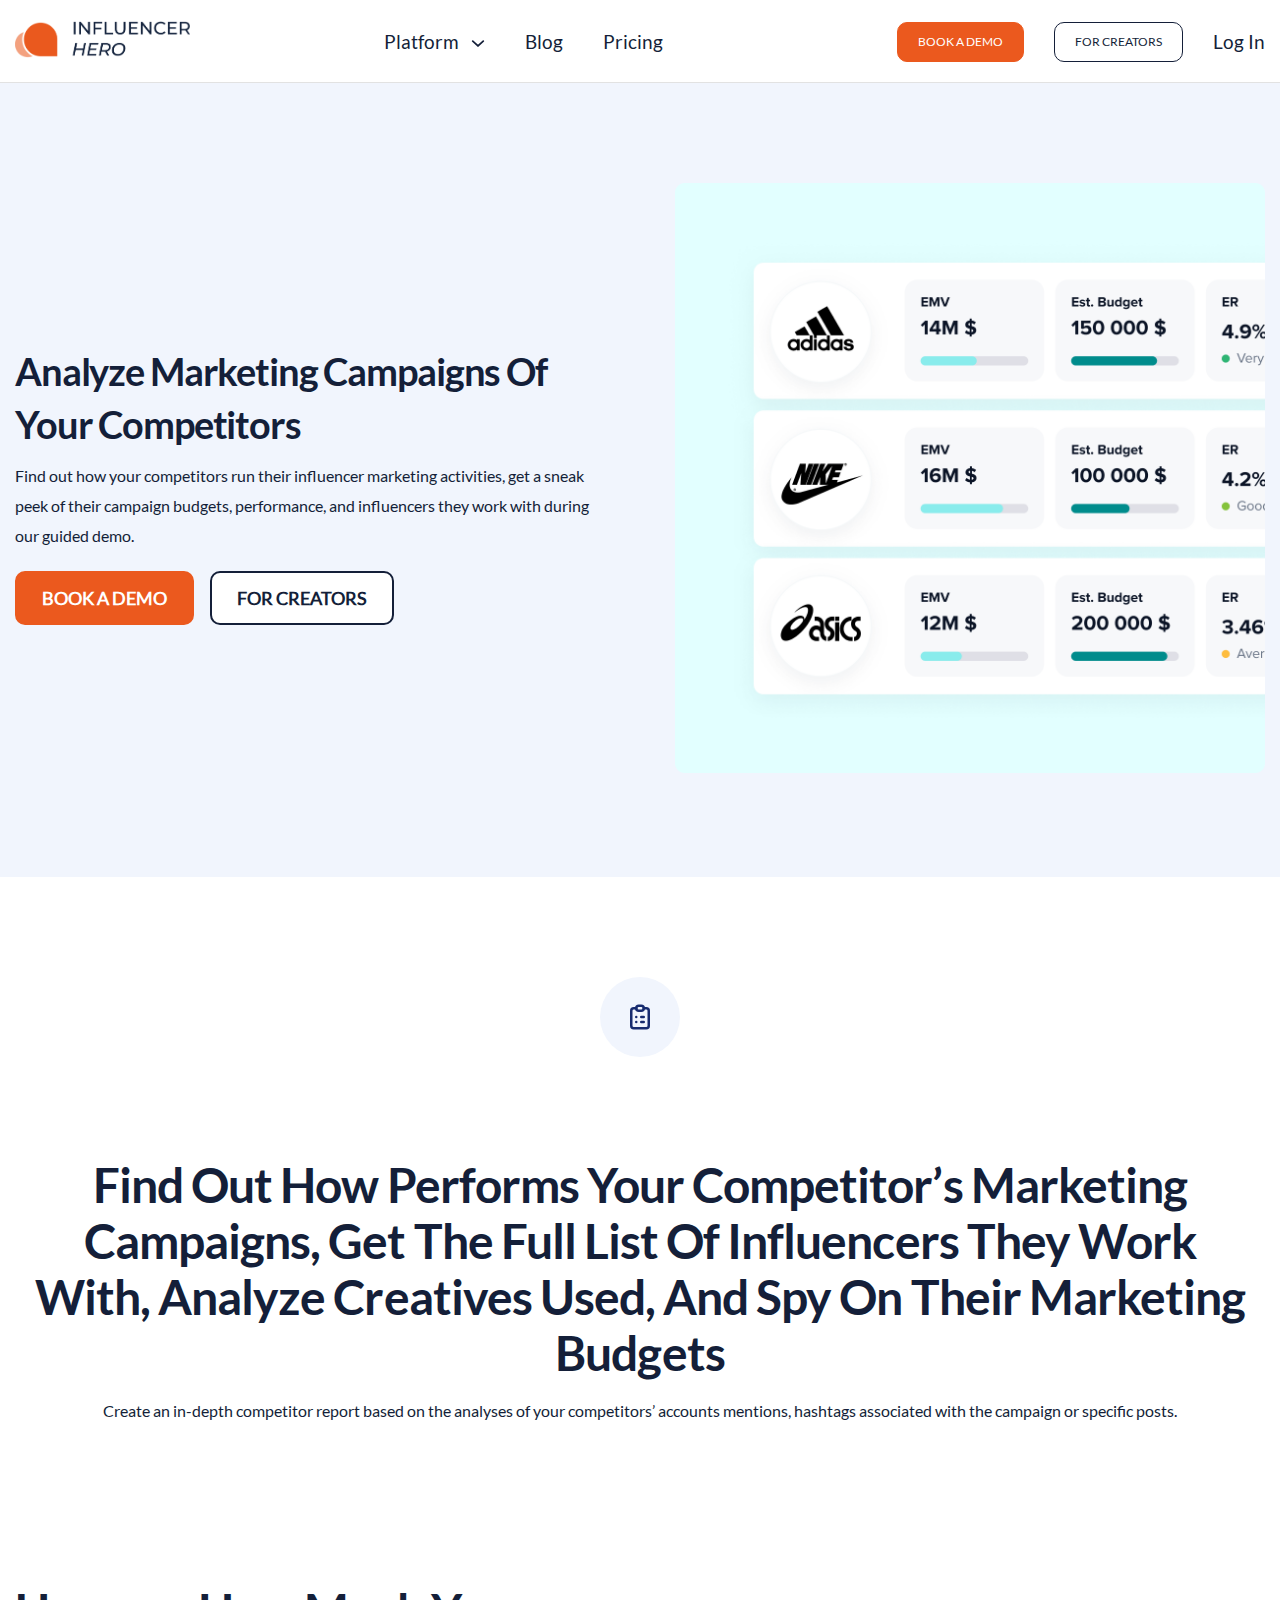
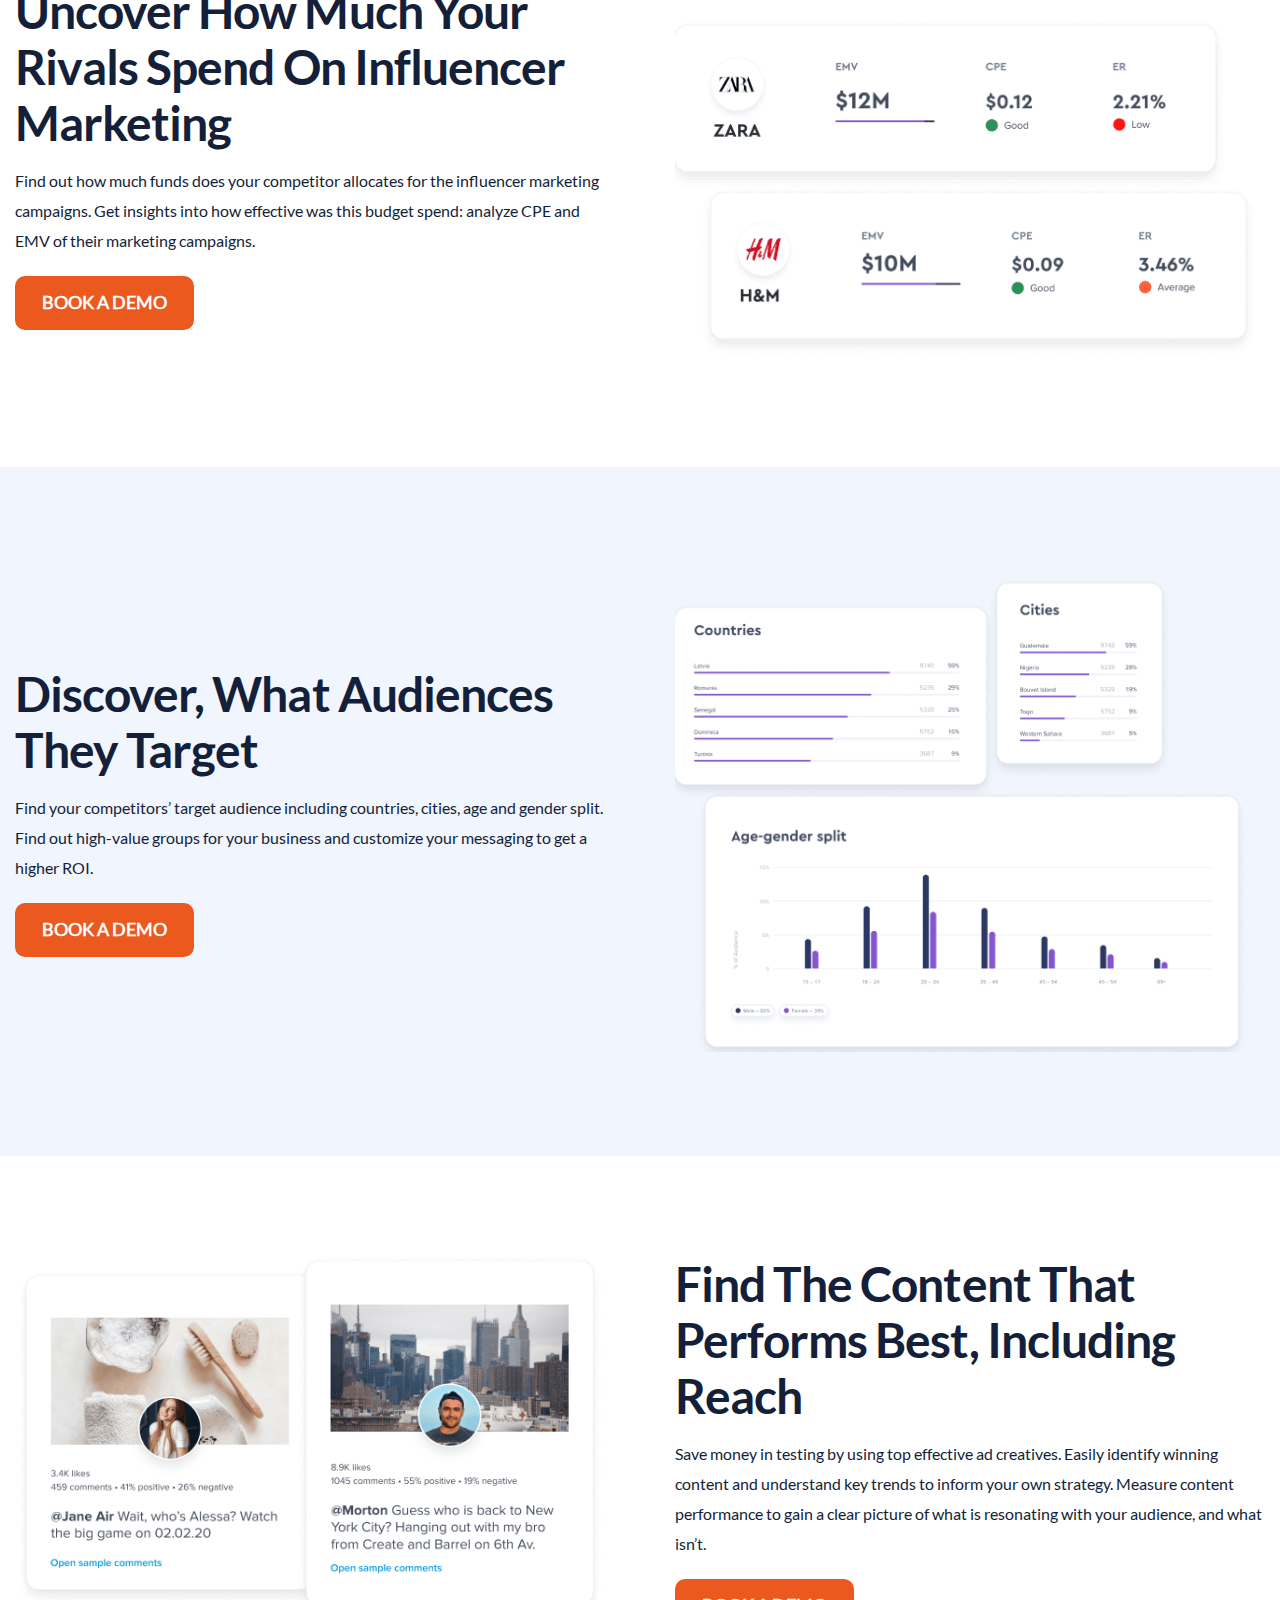
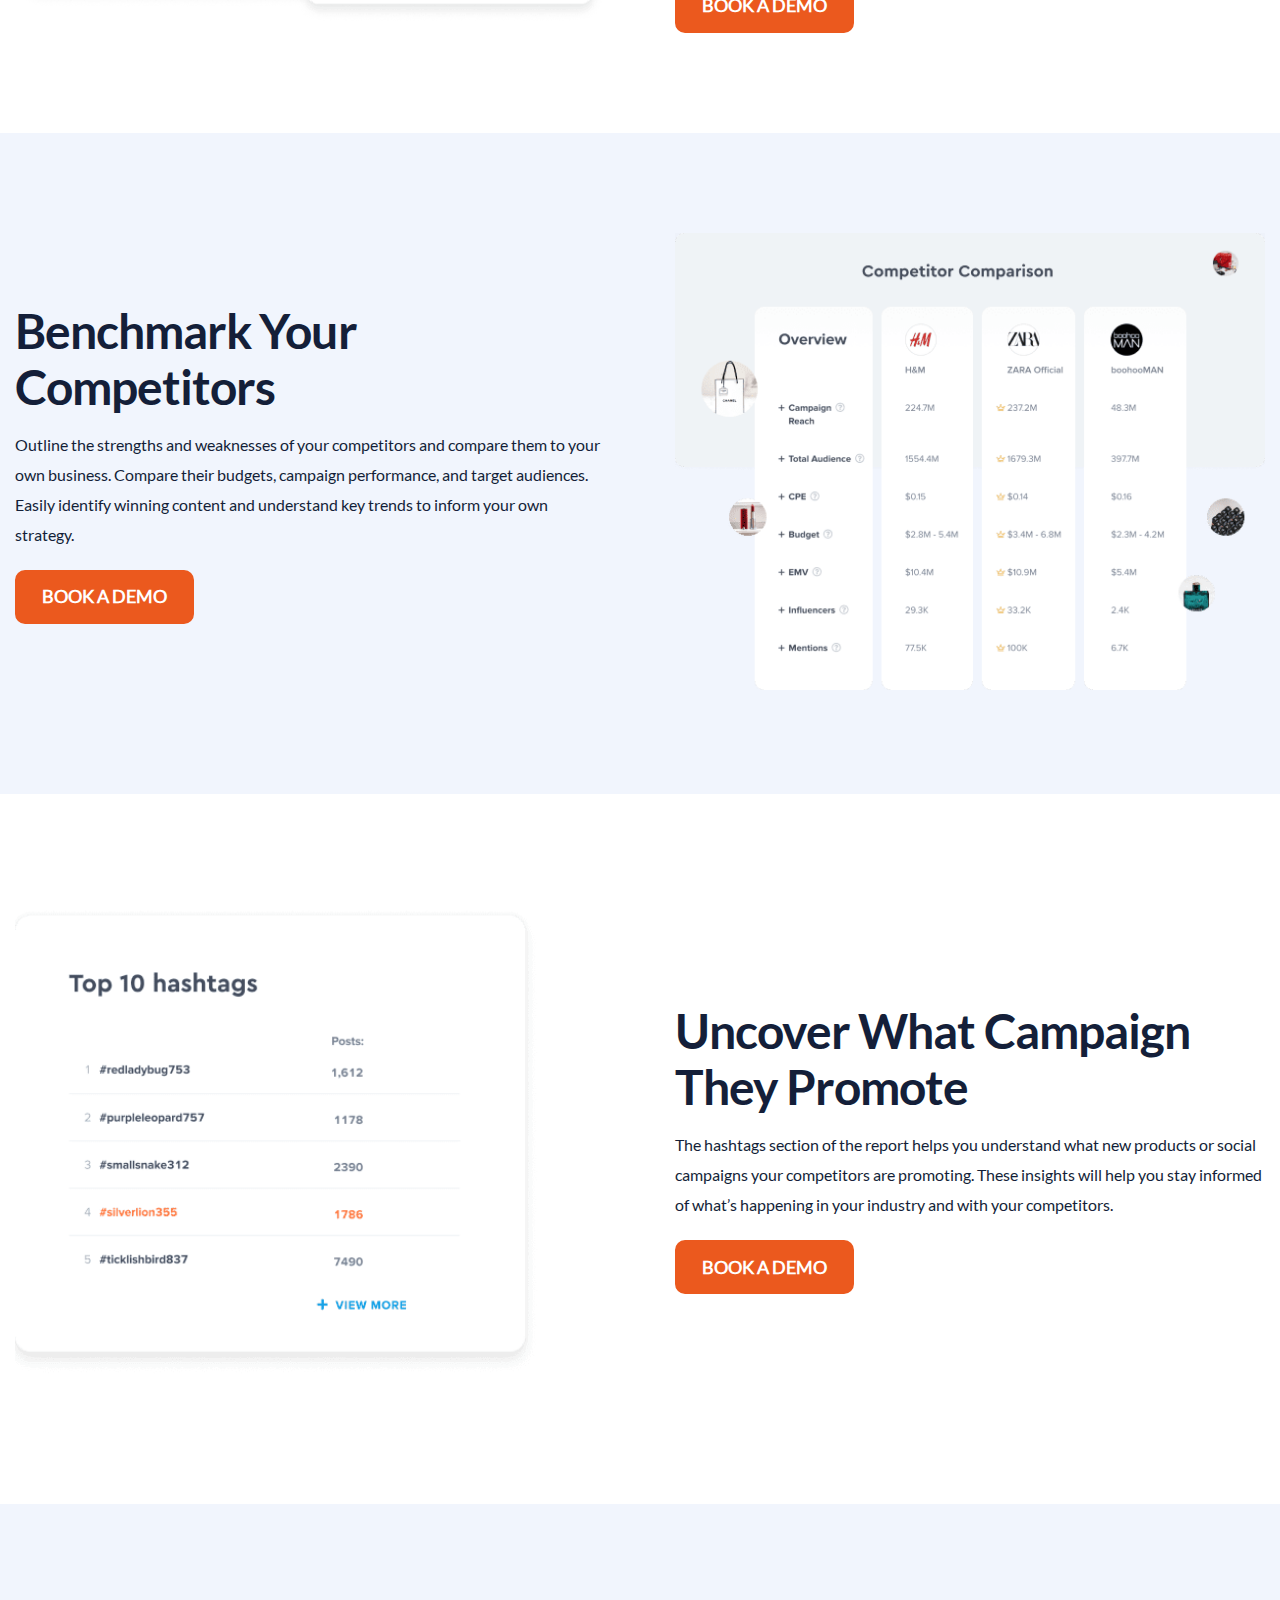
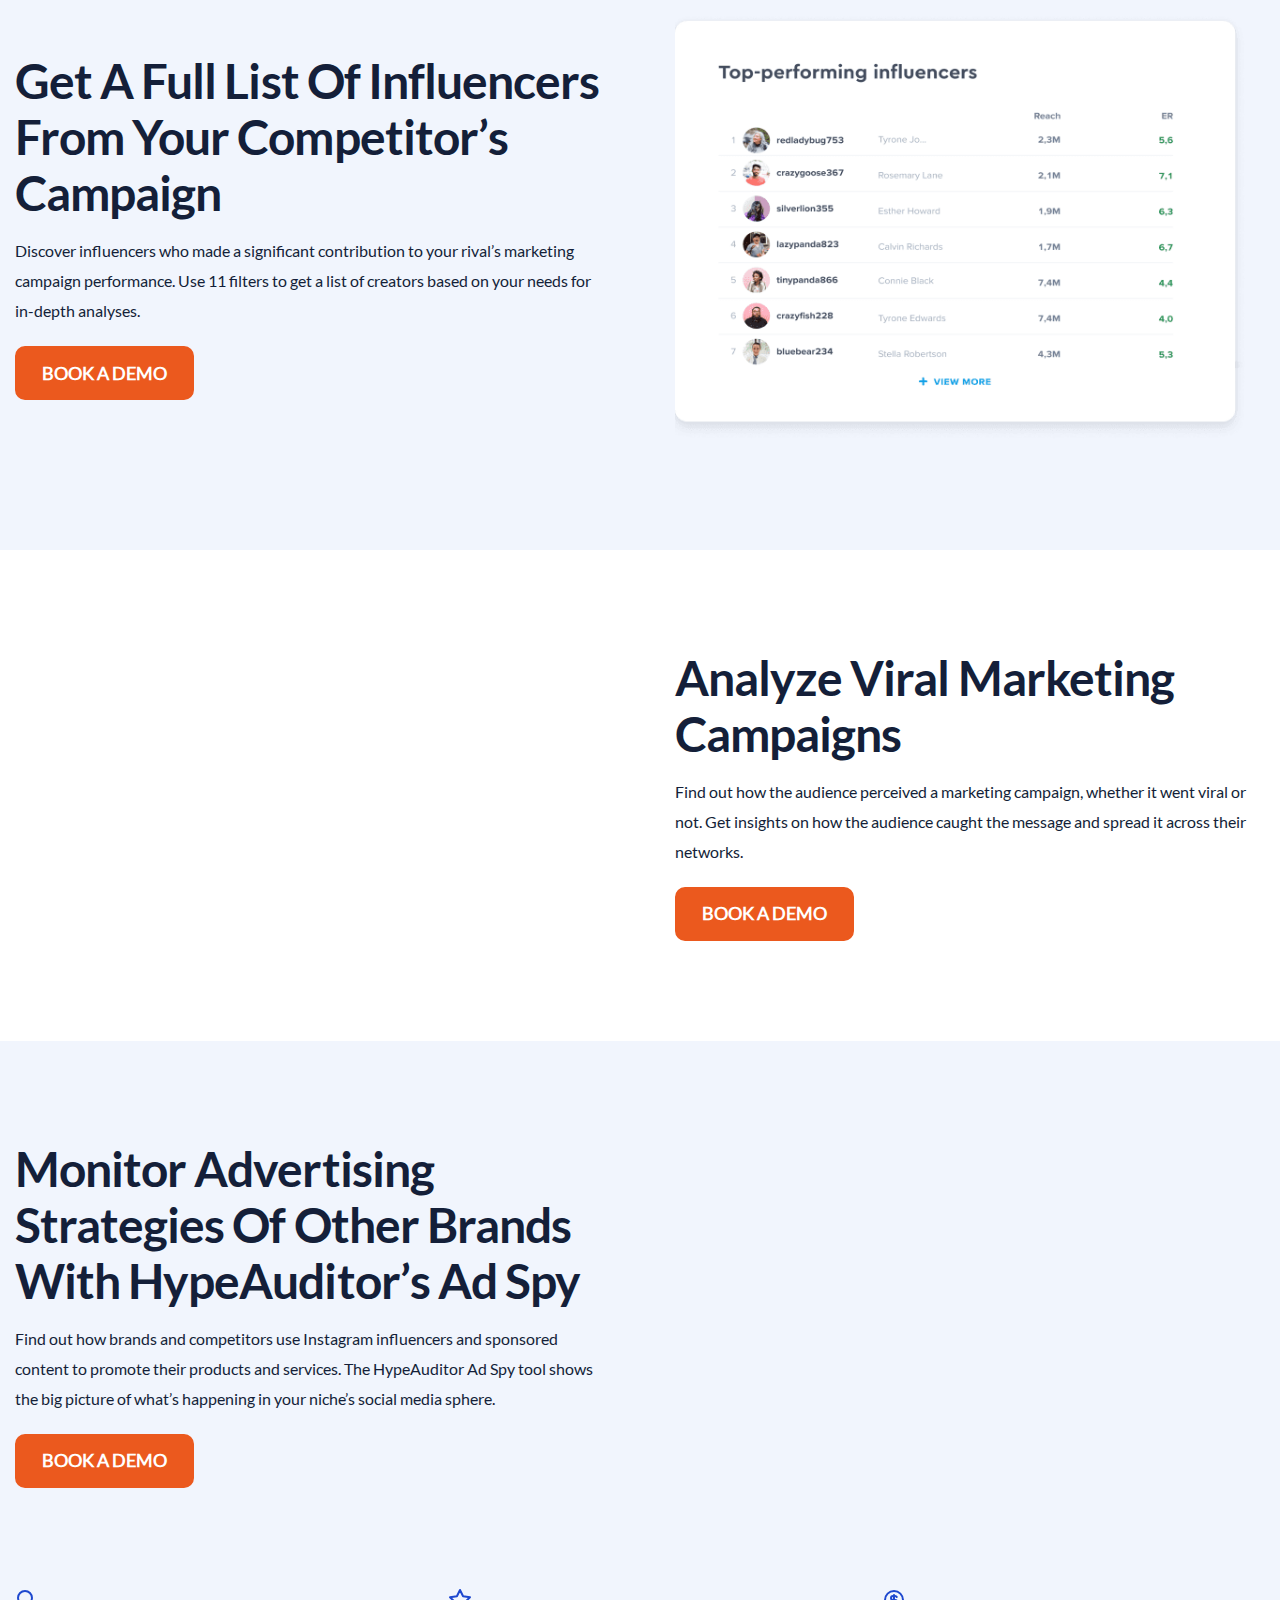
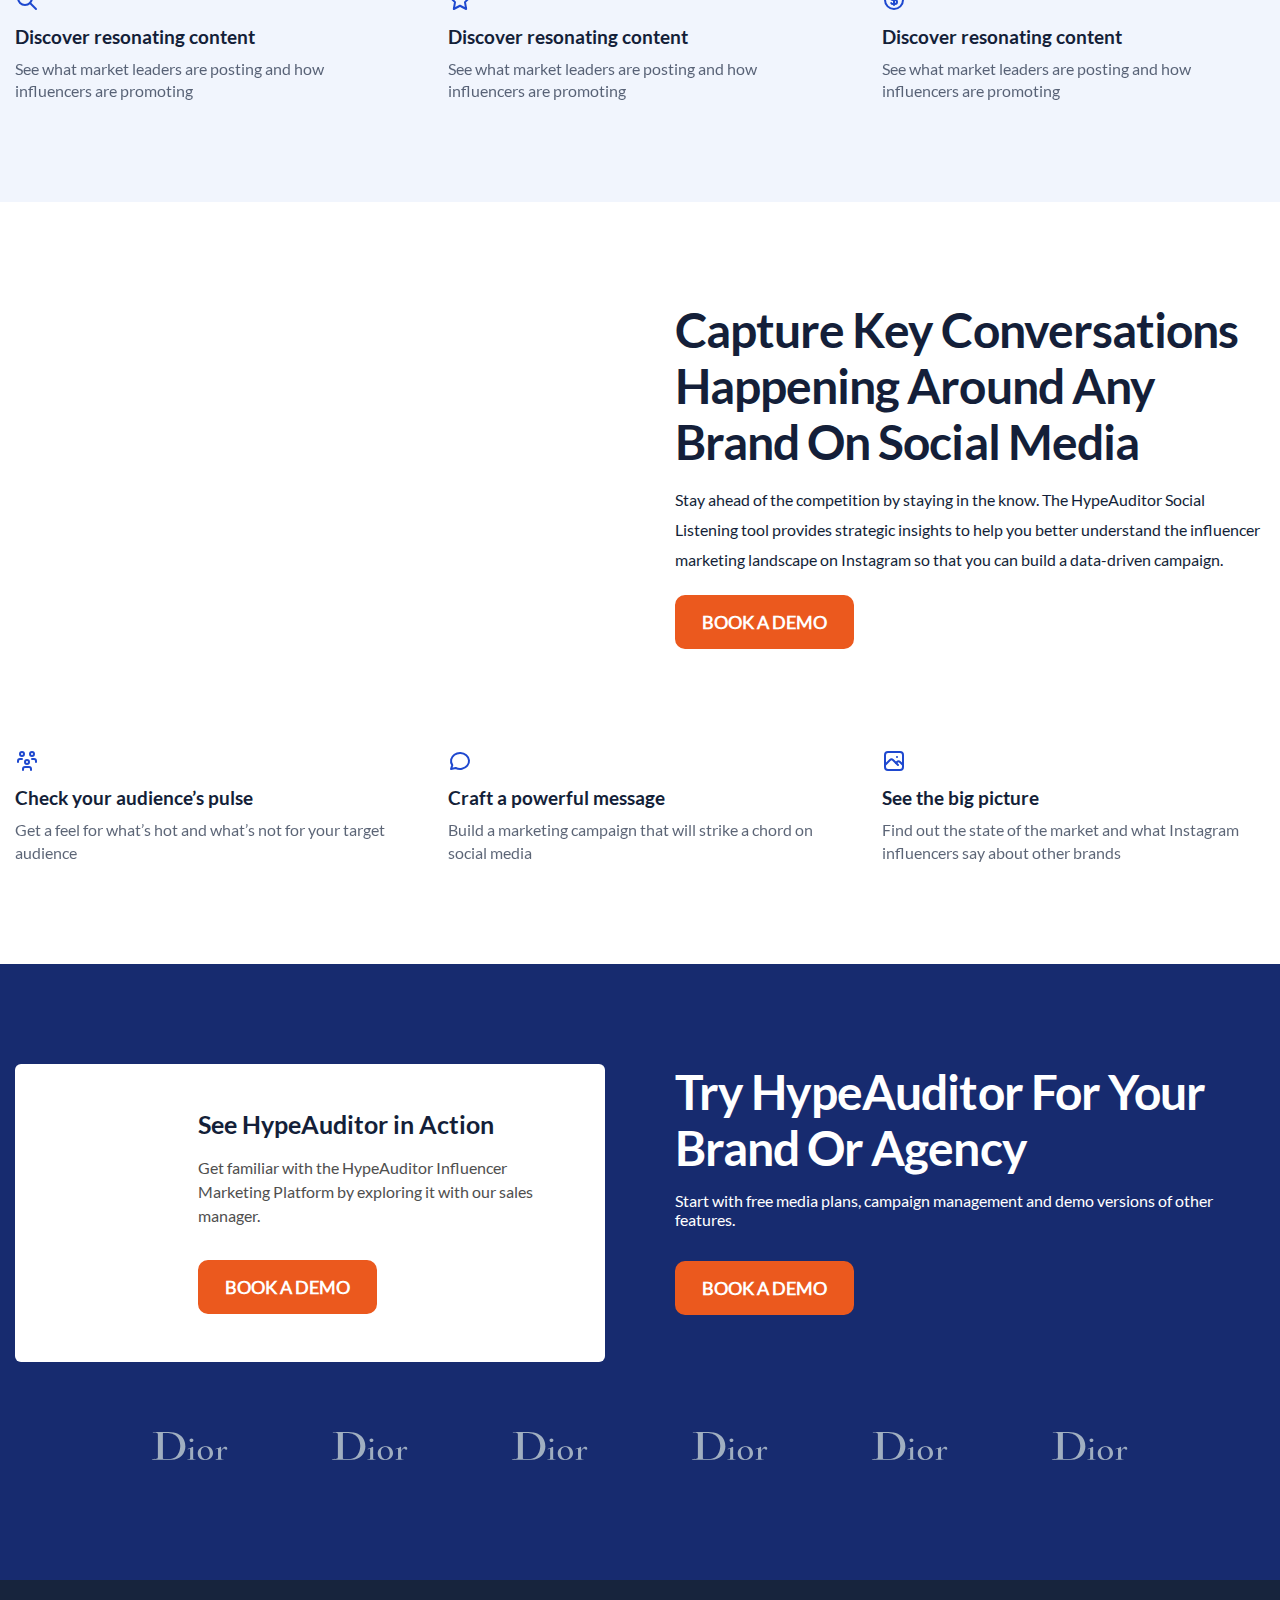
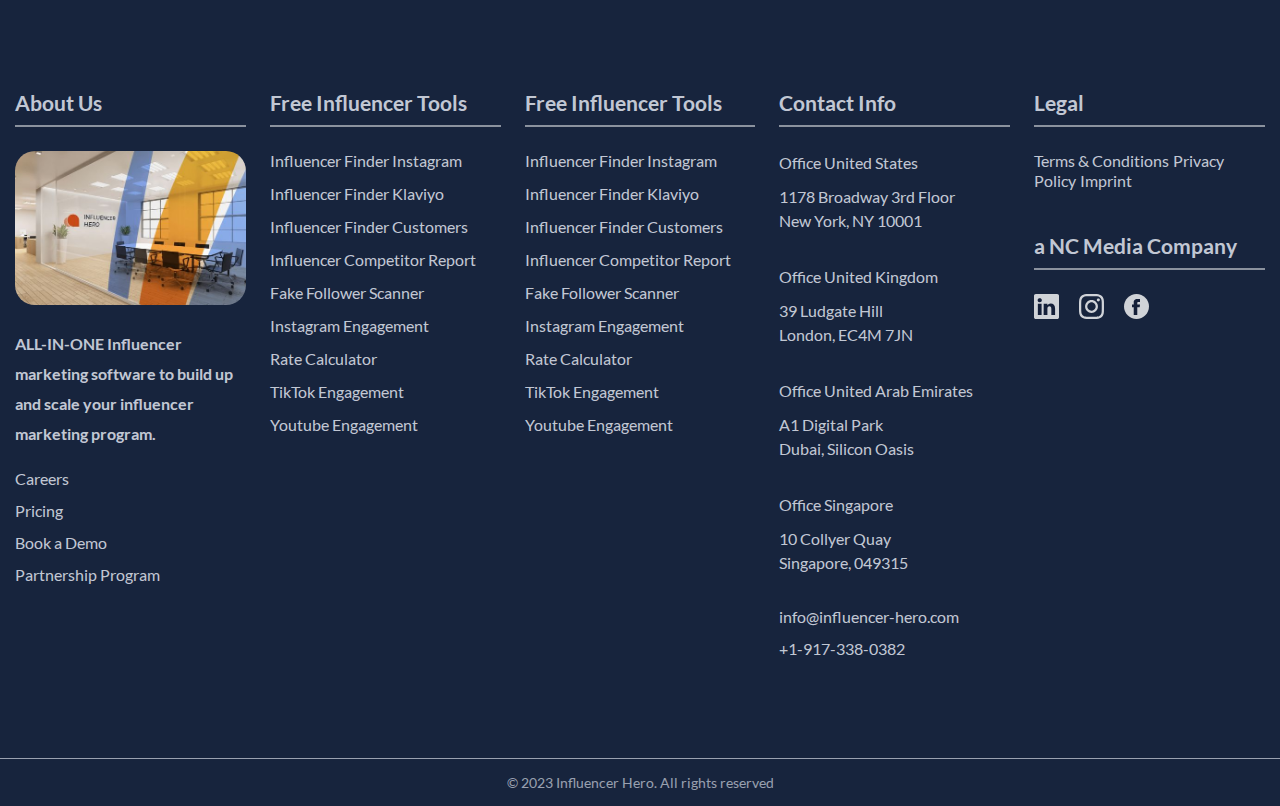
<file: pages/competitor-analysis.html>
<!DOCTYPE html>
<html lang="en">

<head>
    <meta charset="UTF-8">
    <meta name="viewport" content="width=device-width, initial-scale=1.0">
    <link rel="stylesheet" href="../css/style.css">
    <title>Document</title>
</head>

<body>
    <header class="site-header">
        <div class="header__container">
            <div class="header__wrapper">
                <!-- Logo -->
                <div class="header__logo">
                    <a href="index.html">
                        <img src="../assets/64a0120f26067bbd5896b39c_CI_InfluencerHero_FV.png" alt="logo">
                    </a>

                    <div class="menu--btn">
                        <span class="menu--line line--one"></span>
                        <span class="menu--line line--two"></span>
                    </div>
                </div>

                <!-- Navigation -->
                <div class="header__nav">
                    <ul class="nav__list">
                        <li class="nav__item nav__item--has-dropdown">
                            <span class="nav__item--has-dropdown-wrap">
                                <span class="nav__title">Platform</span>
                                <span class="nav-rotate--icon"><img src="../assets/65f32f9fc8a2efbbafa7fae8_8 501.svg"
                                        alt="icon"></span>
                            </span>
                            <div class="dropdown-menu-cont">
                                <div class="dropdown-menu">
                                    <div class="dropdown-menu__content">
                                        <ul class="dropdown-menu__list">
                                            <li class="dropdown-menu__item">
                                                <span class="dropdown-menu__icon">
                                                    <img src="../assets/64a1b9b7709a48bfa6161131_Menu-analyze-influencers 1.svg"
                                                        alt="icon">
                                                </span>
                                                <a href="" class="dropdown-menu-ancur">
                                                    <span class="dropdown-menu__title">
                                                        Find Influencers
                                                        <span class="dropdown-menu__title-arrow"><img
                                                                src="../assets/649eae9280d73b35d8ed2f13_Vector.svg"
                                                                alt="icon"></span>
                                                    </span>
                                                    <span class="dropdown-menu__desc">
                                                        Find influencers using detailed filters, including location,
                                                        audience demographics, look a likes and much more
                                                    </span>
                                                </a>
                                            </li>
                                            <li class="dropdown-menu__item">
                                                <span class="dropdown-menu__icon">
                                                    <img src="../assets/64a1b9b7709a48bfa6161131_Menu-analyze-influencers 1.svg"
                                                        alt="icon">
                                                </span>
                                                <a href="" class="dropdown-menu-ancur">
                                                    <span class="dropdown-menu__title">
                                                        Find Influencers
                                                        <span class="dropdown-menu__title-arrow"><img
                                                                src="../assets/649eae9280d73b35d8ed2f13_Vector.svg"
                                                                alt="icon"></span>
                                                    </span>
                                                    <span class="dropdown-menu__desc">
                                                        Find influencers using detailed filters, including location,
                                                        audience demographics, look a likes and much more
                                                    </span>
                                                </a>
                                            </li>


                                            <!-- Repeat the above li for all menu items -->
                                        </ul>
                                    </div>
                                    <div class="dropdown-menu__image">
                                        <img src="../assets/64a02ec2723d50f75d77087f_group_19-p-500.png" alt="img">
                                    </div>
                                </div>
                            </div>
                        </li>
                        <li class="nav__item"><a href="">Blog</a></li>
                        <li class="nav__item"><a href="">Pricing</a></li>
                        <li><a href="#" class="nav__item btn--login--mob">Log In</a></li>
                    </ul>
                </div>

                <!-- CTA Buttons -->
                <div class="header__actions">
                    <a href="#" class="btn btn--demo">book a demo</a>
                    <a href="#" class="btn btn--creator">for creators</a>
                    <a href="#" class="btn btn--login">Log In</a>
                </div>
            </div>
        </div>
    </header>

    <main>
        <section class="hero-section container-pd">
            <div class="hero-section__container--influncer container-wd">
                <div class="hero-section__content">
                    <h1 class="hero-section__heading">
                        Analyze marketing campaigns of your competitors
                    </h1>
                    <p class="hero-section__description">
                        Find out how your competitors run their influencer marketing activities, get a sneak peek of
                        their campaign budgets, performance, and influencers they work with during our guided demo.
                    </p>
                    <div class="hero-section__buttons">
                        <a href="#" class="btn--demo-hero same-btn">book a demo</a>
                        <a href="#" class="btn--creator-hero same-btn">for creators</a>
                    </div>
                </div>

                <div class="hero-section__image">
                    <img src="../assets/market-analysis-competitor-2.png" alt="img" loading="lazy">
                </div>
            </div>
        </section>



        <section class="competitor-analysis-section container-pd">
            <div class="competitor-analysis-container container-wd">
                <div class="clipboard">
                    <img src="../assets/clipboard-list.svg" alt="img">
                </div>

                <div class="competitor-content">
                    <div class="container-pd">
                        <h2 class="competitor-heading same--heading2">
                            Find out how performs your competitor’s marketing campaigns, get the full list of
                            influencers they work with, analyze creatives used, and spy on their marketing budgets
                        </h2>
                        <p class="competitor-description hero-section__description">
                            Create an in-depth competitor report based on the analyses of your competitors’ accounts
                            mentions, hashtags associated with the campaign or specific posts.
                        </p>
                    </div>

                    <div class="competitor-inner-content">
                        <div class="competitor-text-block">
                            <h2 class="competitor-subheading same--heading2">
                                Uncover how much your rivals spend on influencer marketing
                            </h2>
                            <p class="competitor-subdescription hero-section__description">
                                Find out how much funds does your competitor allocates for the influencer marketing
                                campaigns. Get insights into how effective was this budget spend: analyze CPE and EMV of
                                their marketing campaigns.
                            </p>
                            <div class="hero-section__buttons">
                                <a href="#" class="btn--demo-hero same-btn">book a demo</a>
                            </div>
                        </div>
                        <div class="competitor-image">
                            <img src="../assets/uncover-how-much-your-rivals-spend-on-influencer-marketing.png"
                                alt="img" loading="lazy">
                        </div>
                    </div>
                </div>
            </div>
        </section>

        <section class="agencies-section container-pd bg-gray">
            <div class="hero-section__container--influncer container-wd colunm-revs">

                <div class="hero-section__content">
                    <h2 class="same--heading2">
                        Discover, what audiences they target
                    </h2>
                    <p class="hero-section__description">
                        Find your competitors’ target audience including countries, cities, age and gender split. Find
                        out high-value groups for your business and customize your messaging to get a higher ROI.
                    </p>
                    <div class="hero-section__buttons">
                        <a href="#" class="btn--demo-hero same-btn">BOOK A DEMO</a>
                    </div>
                </div>
                <div class="hero-section__image">
                    <img src="../assets/discover-what-audiences-they-target.png" alt="img" loading="lazy">
                </div>

            </div>
        </section>

        <section class="agencies-section container-pd">
            <div class="hero-section__container--influncer container-wd">
                <div class="hero-section__image">
                    <img src="../assets/find-the-content-that-performs-best-including-reach.png" alt="img"
                        loading="lazy">
                </div>
                <div class="hero-section__content">
                    <h2 class="same--heading2">
                        Find the content that performs best, including Reach
                    </h2>
                    <p class="hero-section__description">
                        Save money in testing by using top effective ad creatives. Easily identify winning content and
                        understand key trends to inform your own strategy. Measure content performance to gain a clear
                        picture of what is resonating with your audience, and what isn’t.
                    </p>
                    <div class="hero-section__buttons">
                        <a href="#" class="btn--demo-hero same-btn">BOOK A DEMO</a>
                    </div>
                </div>


            </div>
        </section>

        <section class="agencies-section container-pd bg-gray">
            <div class="hero-section__container--influncer container-wd colunm-revs">

                <div class="hero-section__content">
                    <h2 class="same--heading2">
                        Benchmark your competitors
                    </h2>
                    <p class="hero-section__description">
                        Outline the strengths and weaknesses of your competitors and compare them to your own business.
                        Compare their budgets, campaign performance, and target audiences. Easily identify winning
                        content and understand key trends to inform your own strategy.
                    </p>
                    <div class="hero-section__buttons">
                        <a href="#" class="btn--demo-hero same-btn">BOOK A DEMO</a>
                    </div>
                </div>
                <div class="hero-section__image">
                    <img src="../assets/benchmark-your-competitors.png" alt="img" loading="lazy">
                </div>

            </div>
        </section>

        <section class="agencies-section container-pd">
            <div class="hero-section__container--influncer container-wd">
                <div class="hero-section__image">
                    <img src="../assets/uncover-what-campaign-they-promote.png" alt="img" loading="lazy">
                </div>
                <div class="hero-section__content">
                    <h2 class="same--heading2">
                        Uncover what campaign they promote
                    </h2>
                    <p class="hero-section__description">
                        The hashtags section of the report helps you understand what new products or social campaigns
                        your competitors are promoting. These insights will help you stay informed of what’s happening
                        in your industry and with your competitors.
                    </p>
                    <div class="hero-section__buttons">
                        <a href="#" class="btn--demo-hero same-btn">BOOK A DEMO</a>
                    </div>
                </div>


            </div>
        </section>

        <section class="agencies-section container-pd bg-gray">
            <div class="hero-section__container--influncer container-wd colunm-revs">

                <div class="hero-section__content">
                    <h2 class="same--heading2">
                        Get a full list of influencers from your competitor’s campaign
                    </h2>
                    <p class="hero-section__description">
                        Discover influencers who made a significant contribution to your rival’s marketing campaign
                        performance. Use 11 filters to get a list of creators based on your needs for in-depth analyses.
                    </p>
                    <div class="hero-section__buttons">
                        <a href="#" class="btn--demo-hero same-btn">BOOK A DEMO</a>
                    </div>
                </div>
                <div class="hero-section__image">
                    <img src="../assets/get-a-full-list-of-influencers-from-your-competitor-s-campaign.png" alt="img"
                        loading="lazy">
                </div>

            </div>
        </section>

        <section class="agencies-section container-pd">
            <div class="hero-section__container--influncer container-wd">
                <div class="hero-section__image">
                    <img src="../assets/analyze-viral-marketing-campaigns.png" alt="img" loading="lazy">
                </div>
                <div class="hero-section__content">
                    <h2 class="same--heading2">
                        Analyze Viral Marketing Campaigns
                    </h2>
                    <p class="hero-section__description">
                        Find out how the audience perceived a marketing campaign, whether it went viral or not. Get
                        insights on how the audience caught the message and spread it across their networks.
                    </p>
                    <div class="hero-section__buttons">
                        <a href="#" class="btn--demo-hero same-btn">BOOK A DEMO</a>
                    </div>
                </div>


            </div>
        </section>

        <section class="agencies-section container-pd bg-gray">
            <div class="container-wd">
                <div class="hero-section__container--influncer colunm-revs">

                    <div class="hero-section__content">
                        <h2 class="same--heading2">
                            Monitor advertising strategies of other brands with HypeAuditor’s Ad Spy
                        </h2>
                        <p class="hero-section__description">
                            Find out how brands and competitors use Instagram influencers and sponsored content to
                            promote their products and services. The HypeAuditor Ad Spy tool shows the big picture of
                            what’s happening in your niche’s social media sphere.
                        </p>
                        <div class="hero-section__buttons">
                            <a href="#" class="btn--demo-hero same-btn">BOOK A DEMO</a>
                        </div>
                    </div>
                    <div class="hero-section__image">
                        <img src="../assets/ad-spy-tool.png" alt="img" loading="lazy">
                    </div>

                </div>

                <div class="features-section">
                    <div class="feature-box">
                        <div class="feature-icon">
                            <svg xmlns="http://www.w3.org/2000/svg" width="24" height="24" viewBox="0 0 24 24"
                                fill="none" stroke="currentColor" stroke-width="2" stroke-linecap="round"
                                stroke-linejoin="round"
                                class="icon icon-tabler icons-tabler-outline icon-tabler-search">
                                <path stroke="none" d="M0 0h24v24H0z" fill="none" />
                                <path d="M10 10m-7 0a7 7 0 1 0 14 0a7 7 0 1 0 -14 0" />
                                <path d="M21 21l-6 -6" />
                            </svg>
                        </div>
                        <h3 class="feature-title">Discover resonating content</h3>
                        <p class="feature-description">See what market leaders are posting and how influencers are
                            promoting</p>
                    </div>
                    <div class="feature-box">
                        <div class="feature-icon">
                            <svg xmlns="http://www.w3.org/2000/svg" width="24" height="24" viewBox="0 0 24 24"
                                fill="none" stroke="currentColor" stroke-width="2" stroke-linecap="round"
                                stroke-linejoin="round" class="icon icon-tabler icons-tabler-outline icon-tabler-star">
                                <path stroke="none" d="M0 0h24v24H0z" fill="none" />
                                <path
                                    d="M12 17.75l-6.172 3.245l1.179 -6.873l-5 -4.867l6.9 -1l3.086 -6.253l3.086 6.253l6.9 1l-5 4.867l1.179 6.873z" />
                            </svg>
                        </div>
                        <h3 class="feature-title">Discover resonating content</h3>
                        <p class="feature-description">See what market leaders are posting and how influencers are
                            promoting</p>
                    </div>
                    <div class="feature-box">
                        <div class="feature-icon">
                            <svg xmlns="http://www.w3.org/2000/svg" width="24" height="24" viewBox="0 0 24 24"
                                fill="none" stroke="currentColor" stroke-width="2" stroke-linecap="round"
                                stroke-linejoin="round" class="icon icon-tabler icons-tabler-outline icon-tabler-coin">
                                <path stroke="none" d="M0 0h24v24H0z" fill="none" />
                                <path d="M12 12m-9 0a9 9 0 1 0 18 0a9 9 0 1 0 -18 0" />
                                <path
                                    d="M14.8 9a2 2 0 0 0 -1.8 -1h-2a2 2 0 1 0 0 4h2a2 2 0 1 1 0 4h-2a2 2 0 0 1 -1.8 -1" />
                                <path d="M12 7v10" />
                            </svg>
                        </div>
                        <h3 class="feature-title">Discover resonating content</h3>
                        <p class="feature-description">See what market leaders are posting and how influencers are
                            promoting</p>
                    </div>
                </div>

            </div>
        </section>

        <section class="agencies-section container-pd">
            <div class="container-wd">
                <div class="hero-section__container--influncer colunm-revs">
                    <div class="hero-section__image">
                        <img src="../assets/understand-how-people-react-to-ad-messages.png" alt="img" loading="lazy">
                    </div>
                    <div class="hero-section__content">
                        <h2 class="same--heading2">
                            Capture key conversations happening around any brand on social media
                        </h2>
                        <p class="hero-section__description">
                            Stay ahead of the competition by staying in the know. The HypeAuditor Social Listening tool
                            provides strategic insights to help you better understand the influencer marketing landscape
                            on Instagram so that you can build a data-driven campaign.
                        </p>
                        <div class="hero-section__buttons">
                            <a href="#" class="btn--demo-hero same-btn">BOOK A DEMO</a>
                        </div>
                    </div>


                </div>

                <div class="features-section">
                    <div class="feature-box">
                        <div class="feature-icon">
                            <svg xmlns="http://www.w3.org/2000/svg" width="24" height="24" viewBox="0 0 24 24"
                                fill="none" stroke="currentColor" stroke-width="2" stroke-linecap="round"
                                stroke-linejoin="round"
                                class="icon icon-tabler icons-tabler-outline icon-tabler-users-group">
                                <path stroke="none" d="M0 0h24v24H0z" fill="none" />
                                <path d="M10 13a2 2 0 1 0 4 0a2 2 0 0 0 -4 0" />
                                <path d="M8 21v-1a2 2 0 0 1 2 -2h4a2 2 0 0 1 2 2v1" />
                                <path d="M15 5a2 2 0 1 0 4 0a2 2 0 0 0 -4 0" />
                                <path d="M17 10h2a2 2 0 0 1 2 2v1" />
                                <path d="M5 5a2 2 0 1 0 4 0a2 2 0 0 0 -4 0" />
                                <path d="M3 13v-1a2 2 0 0 1 2 -2h2" />
                            </svg>
                        </div>
                        <h3 class="feature-title">Check your audience’s pulse</h3>
                        <p class="feature-description">Get a feel for what’s hot and what’s not for your target audience
                        </p>
                    </div>
                    <div class="feature-box">
                        <div class="feature-icon">
                            <svg xmlns="http://www.w3.org/2000/svg" width="24" height="24" viewBox="0 0 24 24"
                                fill="none" stroke="currentColor" stroke-width="2" stroke-linecap="round"
                                stroke-linejoin="round"
                                class="icon icon-tabler icons-tabler-outline icon-tabler-message-circle">
                                <path stroke="none" d="M0 0h24v24H0z" fill="none" />
                                <path
                                    d="M3 20l1.3 -3.9c-2.324 -3.437 -1.426 -7.872 2.1 -10.374c3.526 -2.501 8.59 -2.296 11.845 .48c3.255 2.777 3.695 7.266 1.029 10.501c-2.666 3.235 -7.615 4.215 -11.574 2.293l-4.7 1" />
                            </svg>
                        </div>
                        <h3 class="feature-title">Craft a powerful message</h3>
                        <p class="feature-description">Build a marketing campaign that will strike a chord on social
                            media</p>
                    </div>
                    <div class="feature-box">
                        <div class="feature-icon">
                            <svg xmlns="http://www.w3.org/2000/svg" width="24" height="24" viewBox="0 0 24 24"
                                fill="none" stroke="currentColor" stroke-width="2" stroke-linecap="round"
                                stroke-linejoin="round" class="icon icon-tabler icons-tabler-outline icon-tabler-photo">
                                <path stroke="none" d="M0 0h24v24H0z" fill="none" />
                                <path d="M15 8h.01" />
                                <path
                                    d="M3 6a3 3 0 0 1 3 -3h12a3 3 0 0 1 3 3v12a3 3 0 0 1 -3 3h-12a3 3 0 0 1 -3 -3v-12z" />
                                <path d="M3 16l5 -5c.928 -.893 2.072 -.893 3 0l5 5" />
                                <path d="M14 14l1 -1c.928 -.893 2.072 -.893 3 0l3 3" />
                            </svg>
                        </div>
                        <h3 class="feature-title">See the big picture</h3>
                        <p class="feature-description">Find out the state of the market and what Instagram influencers
                            say about other brands</p>
                    </div>
                </div>

            </div>
        </section>

        <section class="container-pd hypeauditor-section">
            <div class="container-wd hypeauditor-wrapper">
                <div class="hypeauditor-flex">
                    <div class="hypeauditor-left">
                        <div class="hypeauditor-left-inner">
                            <img src="../assets/cat.BQqgGHZ2.png" alt="img" loading="lazy" class="hypeauditor-img">
                            <div class="hypeauditor-left-content">
                                <h3 class="hypeauditor-left-heading">See HypeAuditor in Action</h3>
                                <p class="hypeauditor-left-desc">Get familiar with the HypeAuditor Influencer Marketing
                                    Platform by exploring it with our sales manager.</p>
                                <div class="hero-section__buttons">
                                    <a href="#" class="btn--demo-hero same-btn">BOOK A DEMO</a>
                                </div>
                            </div>
                        </div>
                    </div>

                    <div class="hypeauditor-right">
                        <h2 class="hypeauditor-right-heading same--heading2">Try HypeAuditor for your brand or agency</h2>
                        <p class="hypeauditor-right-desc">Start with free media plans, campaign management and demo
                            versions of other features.</p>
                        <div class="hero-section__buttons">
                            <a href="#" class="btn--demo-hero same-btn">BOOK A DEMO</a>
                        </div>
                    </div>
                </div>

                <div class="hypeauditor--images">
                    <img src="../assets/logo_brand_3.bYR0ifDL.svg" alt="logo">
                    <img src="../assets/logo_brand_3.bYR0ifDL.svg" alt="logo">
                    <img src="../assets/logo_brand_3.bYR0ifDL.svg" alt="logo">
                    <img src="../assets/logo_brand_3.bYR0ifDL.svg" alt="logo">
                    <img src="../assets/logo_brand_3.bYR0ifDL.svg" alt="logo">
                    <img src="../assets/logo_brand_3.bYR0ifDL.svg" alt="logo">
                </div>
            </div>
        </section>

    </main>

    <footer class="footer">
        <div class="footer__container container-pd">

            <div class="footer__top container-wd">
                <!-- About section -->
                <div class="footer__about">
                    <div class="footer__about-title">About Us</div>
                    <div class="footer__about-img">
                        <img src="../assets/64c8dec16165123ac927f581_ih_office_5-p-500.jpg" alt="img">
                    </div>
                    <p class="footer__about-text">
                        ALL-IN-ONE Influencer marketing software to build up and scale your influencer marketing
                        program.
                    </p>
                    <div class="footer__about-links">
                        <a href="#">Careers</a>
                        <a href="#">Pricing</a>
                        <a href="#">Book a Demo</a>
                        <a href="#">Partnership Program</a>
                    </div>
                </div>

                <!-- Tools list -->
                <div class="footer__tools">
                    <div class="footer__tools-title">Free Influencer Tools</div>
                    <ul class="footer__tools-list">
                        <li><a href="#">Influencer Finder Instagram</a></li>
                        <li><a href="#">Influencer Finder Klaviyo</a></li>
                        <li><a href="#">Influencer Finder Customers</a></li>
                        <li><a href="#">Influencer Competitor Report</a></li>
                        <li><a href="#">Fake Follower Scanner</a></li>
                        <li><a href="#">Instagram Engagement</a></li>
                        <li><a href="#">Rate Calculator</a></li>
                        <li><a href="#">TikTok Engagement</a></li>
                        <li><a href="#">Youtube Engagement</a></li>
                    </ul>
                </div>

                <!-- Duplicate tools section -->
                <div class="footer__tools-duplicate">
                    <div class="footer__tools-title">Free Influencer Tools</div>
                    <ul class="footer__tools-list">
                        <li><a href="#">Influencer Finder Instagram</a></li>
                        <li><a href="#">Influencer Finder Klaviyo</a></li>
                        <li><a href="#">Influencer Finder Customers</a></li>
                        <li><a href="#">Influencer Competitor Report</a></li>
                        <li><a href="#">Fake Follower Scanner</a></li>
                        <li><a href="#">Instagram Engagement</a></li>
                        <li><a href="#">Rate Calculator</a></li>
                        <li><a href="#">TikTok Engagement</a></li>
                        <li><a href="#">Youtube Engagement</a></li>
                    </ul>
                </div>

                <!-- Contact Info -->
                <div class="footer__contact">
                    <div class="footer__contact-title">Contact Info</div>
                    <div class="footer__locations">
                        <div class="footer__office">
                            <div class="footer__office-title">Office United States</div>
                            <div class="footer__office-address">1178 Broadway 3rd Floor<br>New York, NY 10001</div>
                        </div>
                        <div class="footer__office">
                            <div class="footer__office-title">Office United Kingdom</div>
                            <div class="footer__office-address">39 Ludgate Hill<br>London, EC4M 7JN</div>
                        </div>
                        <div class="footer__office">
                            <div class="footer__office-title">Office United Arab Emirates</div>
                            <div class="footer__office-address">A1 Digital Park<br>Dubai, Silicon Oasis</div>
                        </div>
                        <div class="footer__office">
                            <div class="footer__office-title">Office Singapore</div>
                            <div class="footer__office-address">10 Collyer Quay<br>Singapore, 049315</div>
                        </div>
                    </div>
                    <div class="footer__contact-links">
                        <a href="mailto:info@influencer-hero.com">info@influencer-hero.com</a>
                        <a href="tel:+1-917-338-0382">+1-917-338-0382</a>
                    </div>
                </div>

                <!-- Legal & Social -->
                <div class="footer__legal">
                    <div class="footer__legal-links">
                        <div class="footer__legal-title">Legal</div>
                        <div>
                            <a href="#">Terms & Conditions</a>
                            <a href="#">Privacy Policy</a>
                            <a href="#">Imprint</a>
                        </div>
                    </div>

                    <div class="footer__social">
                        <div class="footer__social-brand">a NC Media Company</div>
                        <ul class="footer__social-icons">
                            <li><a href="#"><img src="../assets/649da31bcad882a12b5db866_Layer_2.svg"
                                        alt="LinkedIn"></a>
                            </li>
                            <li><a href="#"><img src="../assets/649da35ab648e82c371e379f_Vector.svg" alt="Facebook"></a>
                            </li>
                            <li><a href="#"><img src="../assets/649da37fcd6795444f08da88_Group.svg" alt="Instagram"></a>
                            </li>
                        </ul>
                    </div>
                </div>
            </div>

        </div>
        <!-- Bottom -->
        <div class="footer__bottom">
            <p>© 2023 Influencer Hero. All rights reserved</p>
        </div>
    </footer>

    <script src="../js/script.js"></script>
</body>

</html>
</file>
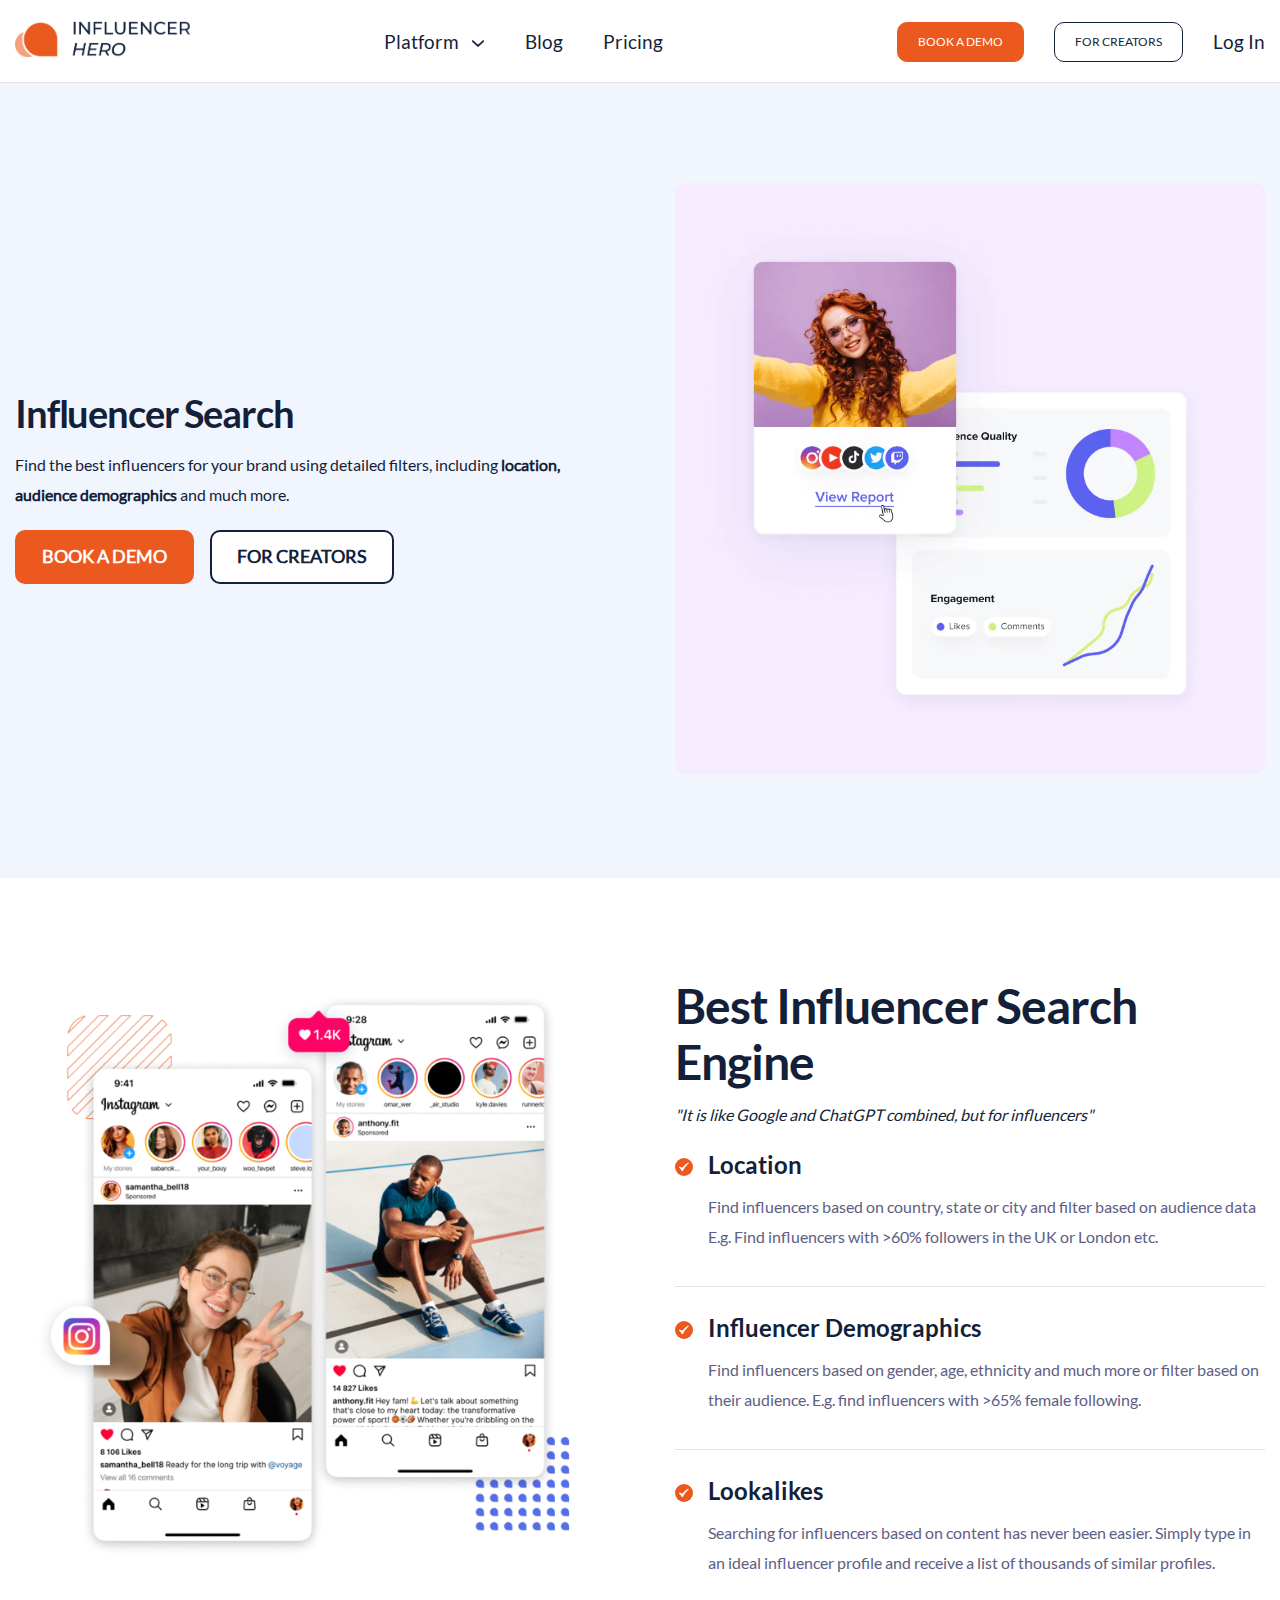
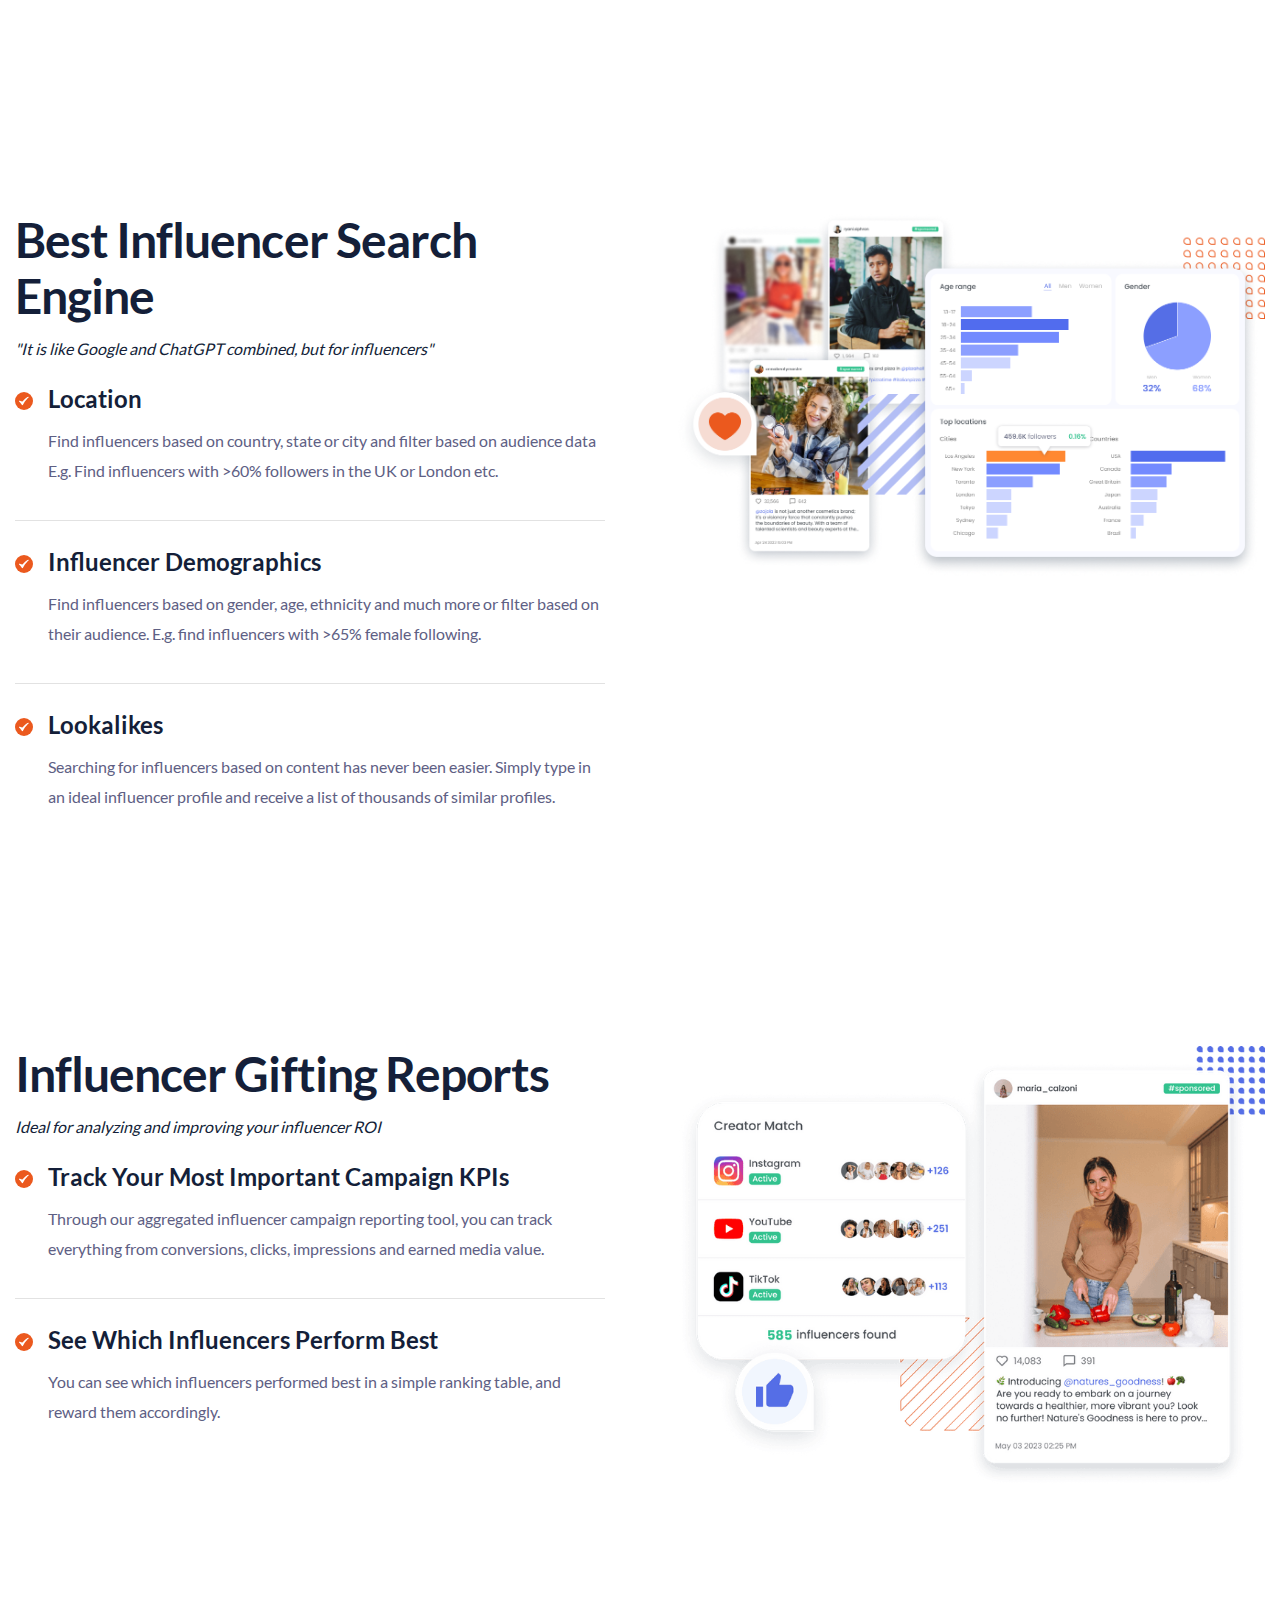
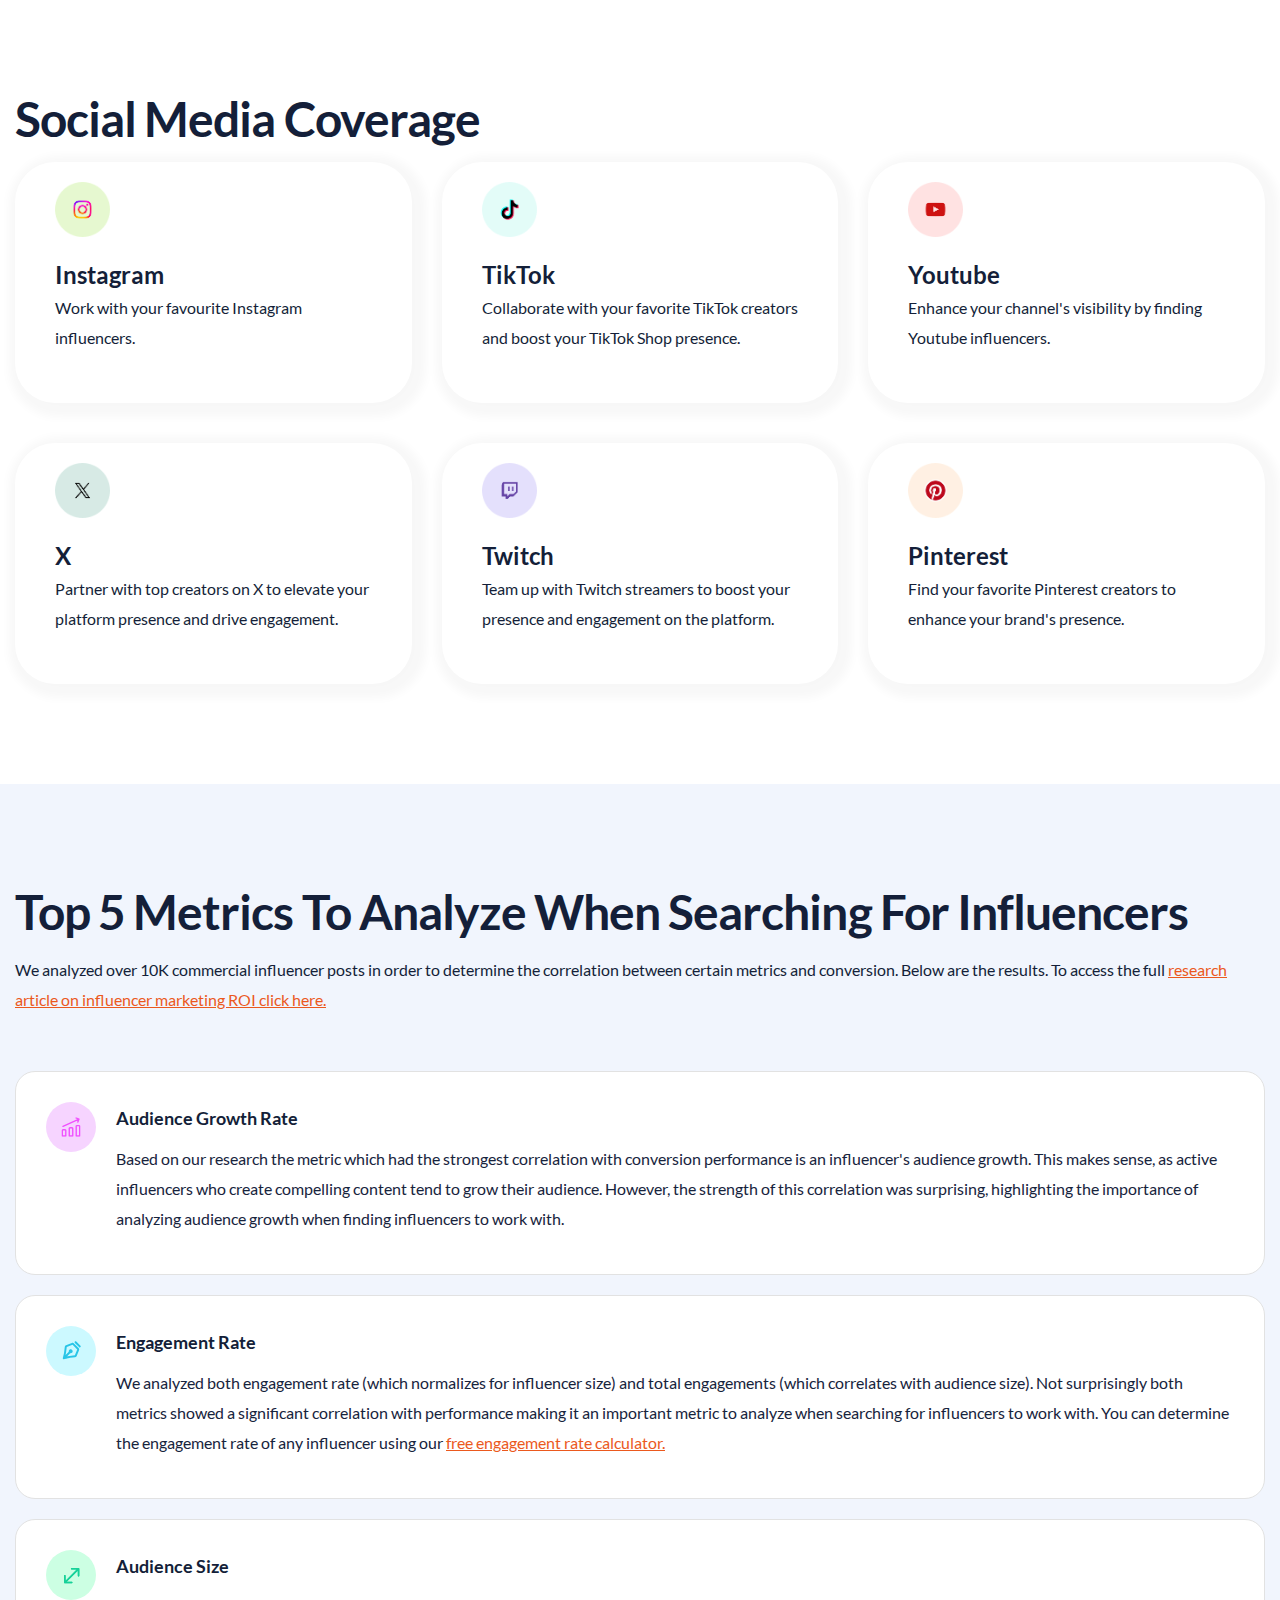
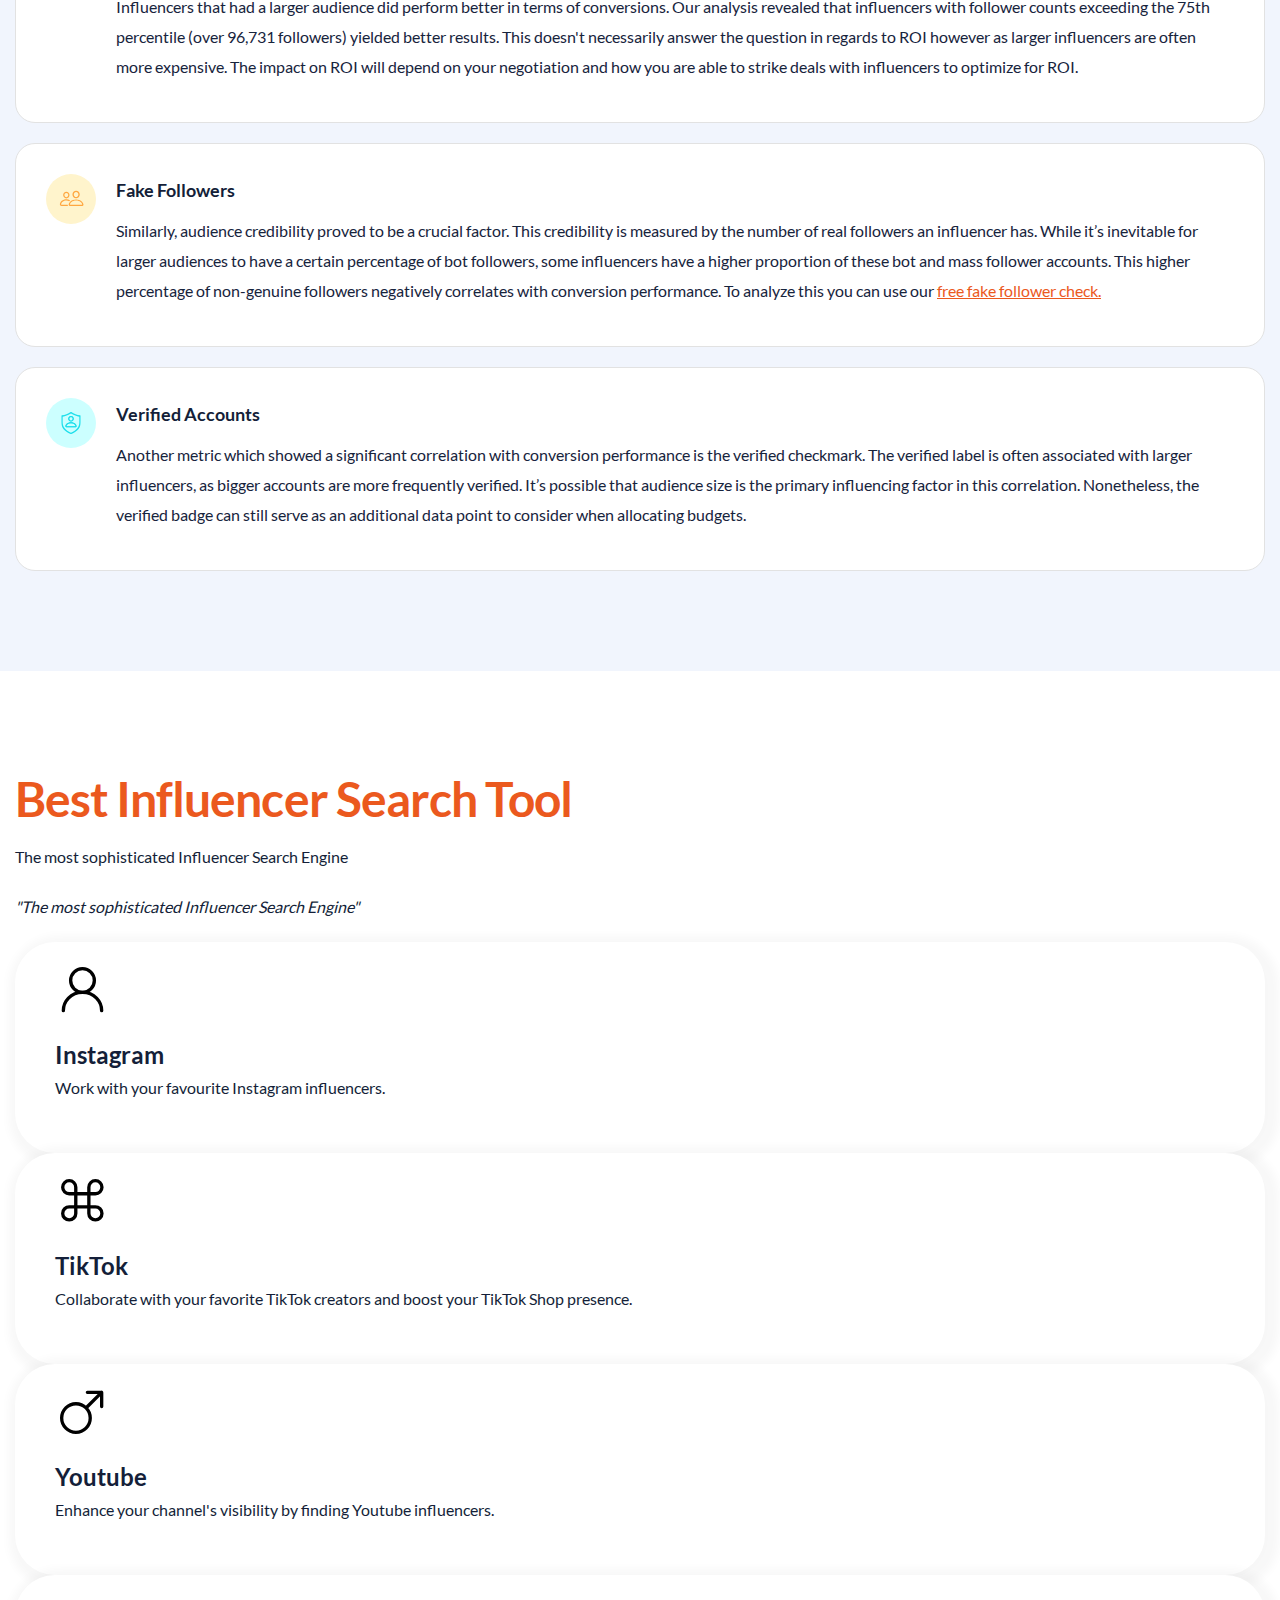
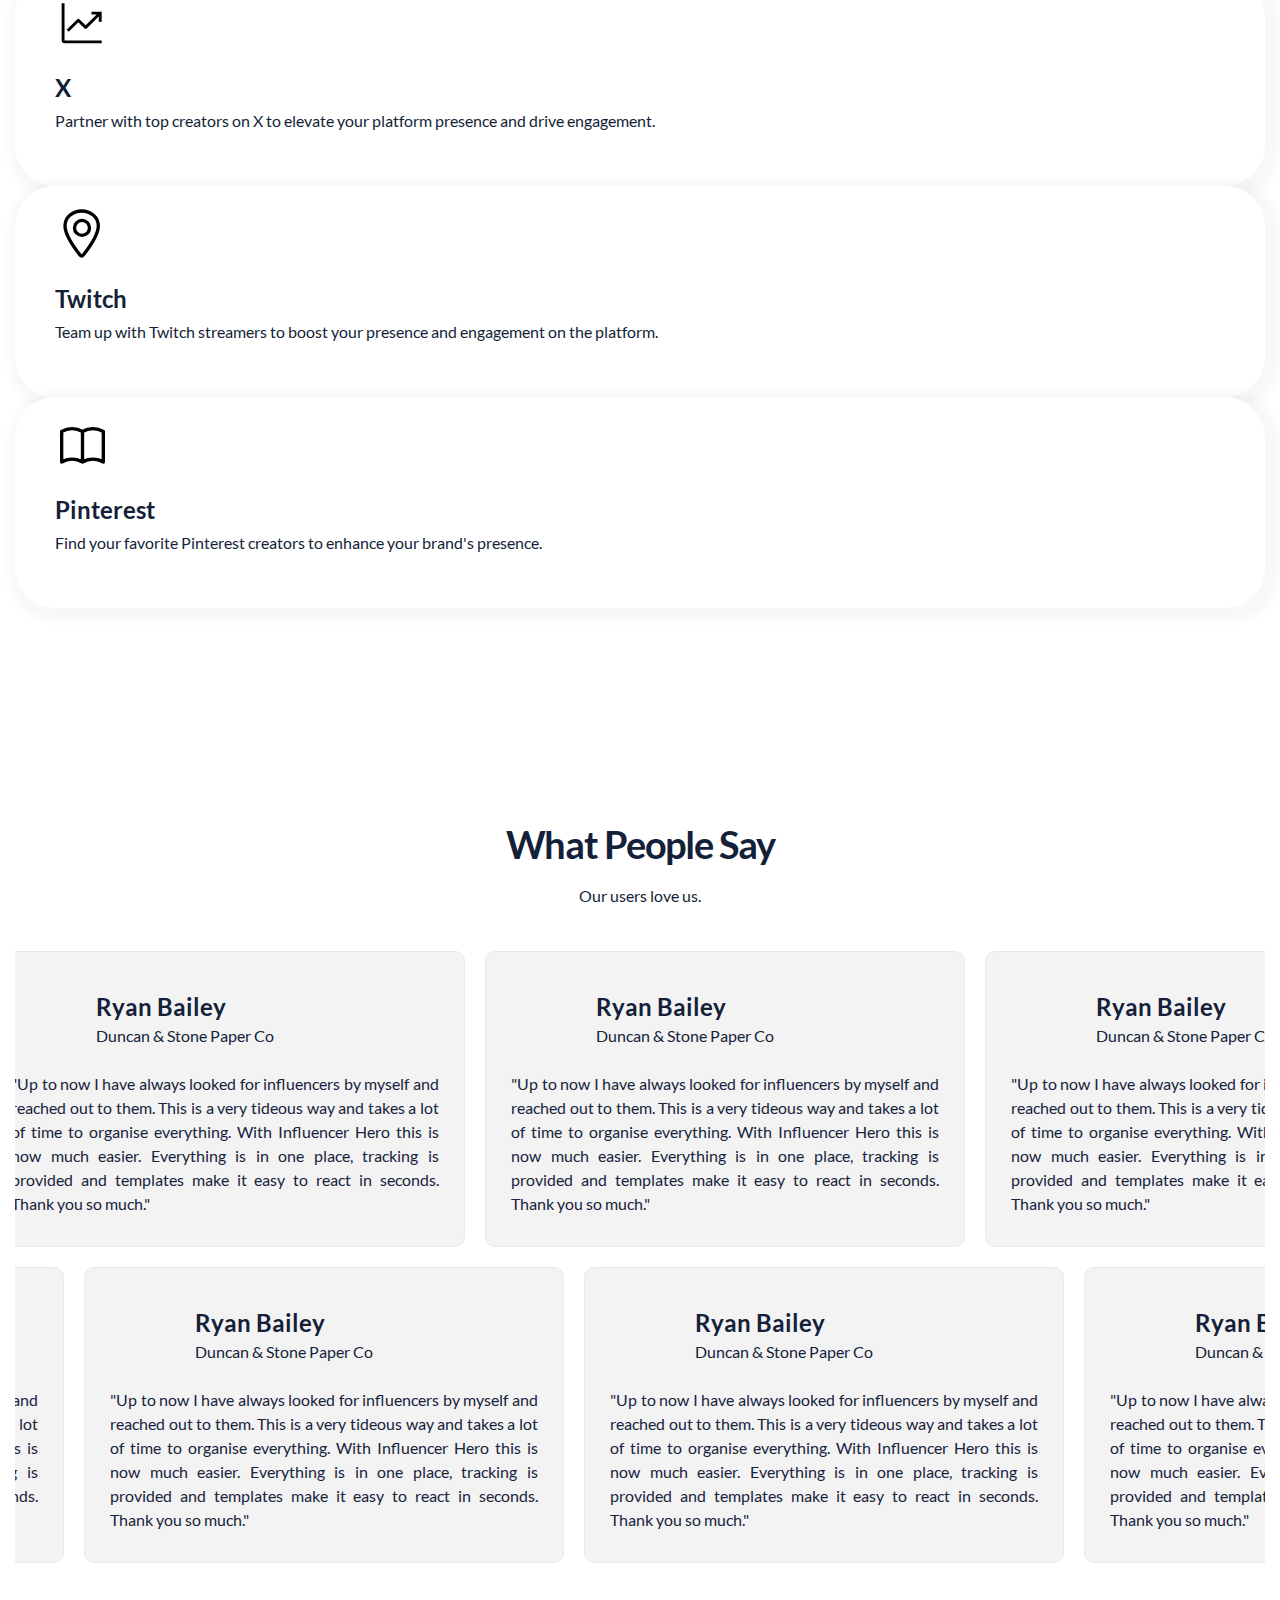
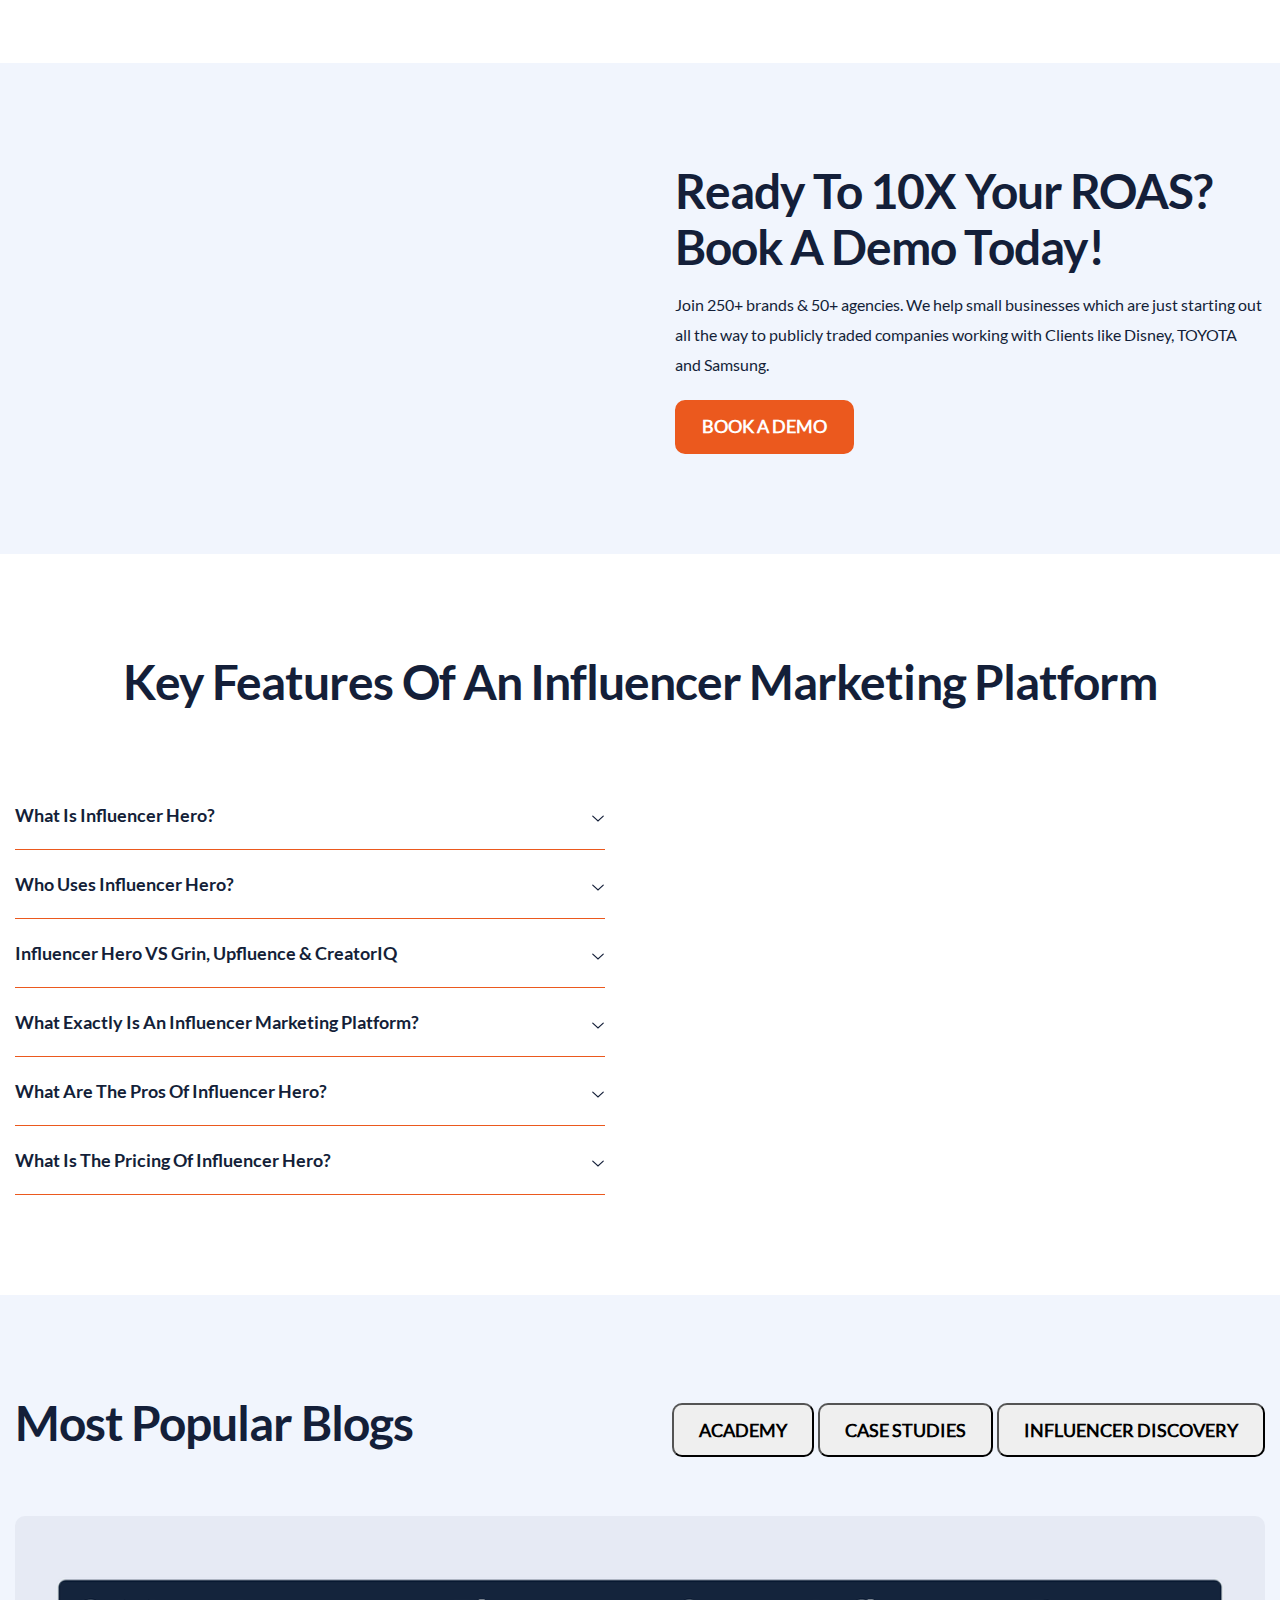
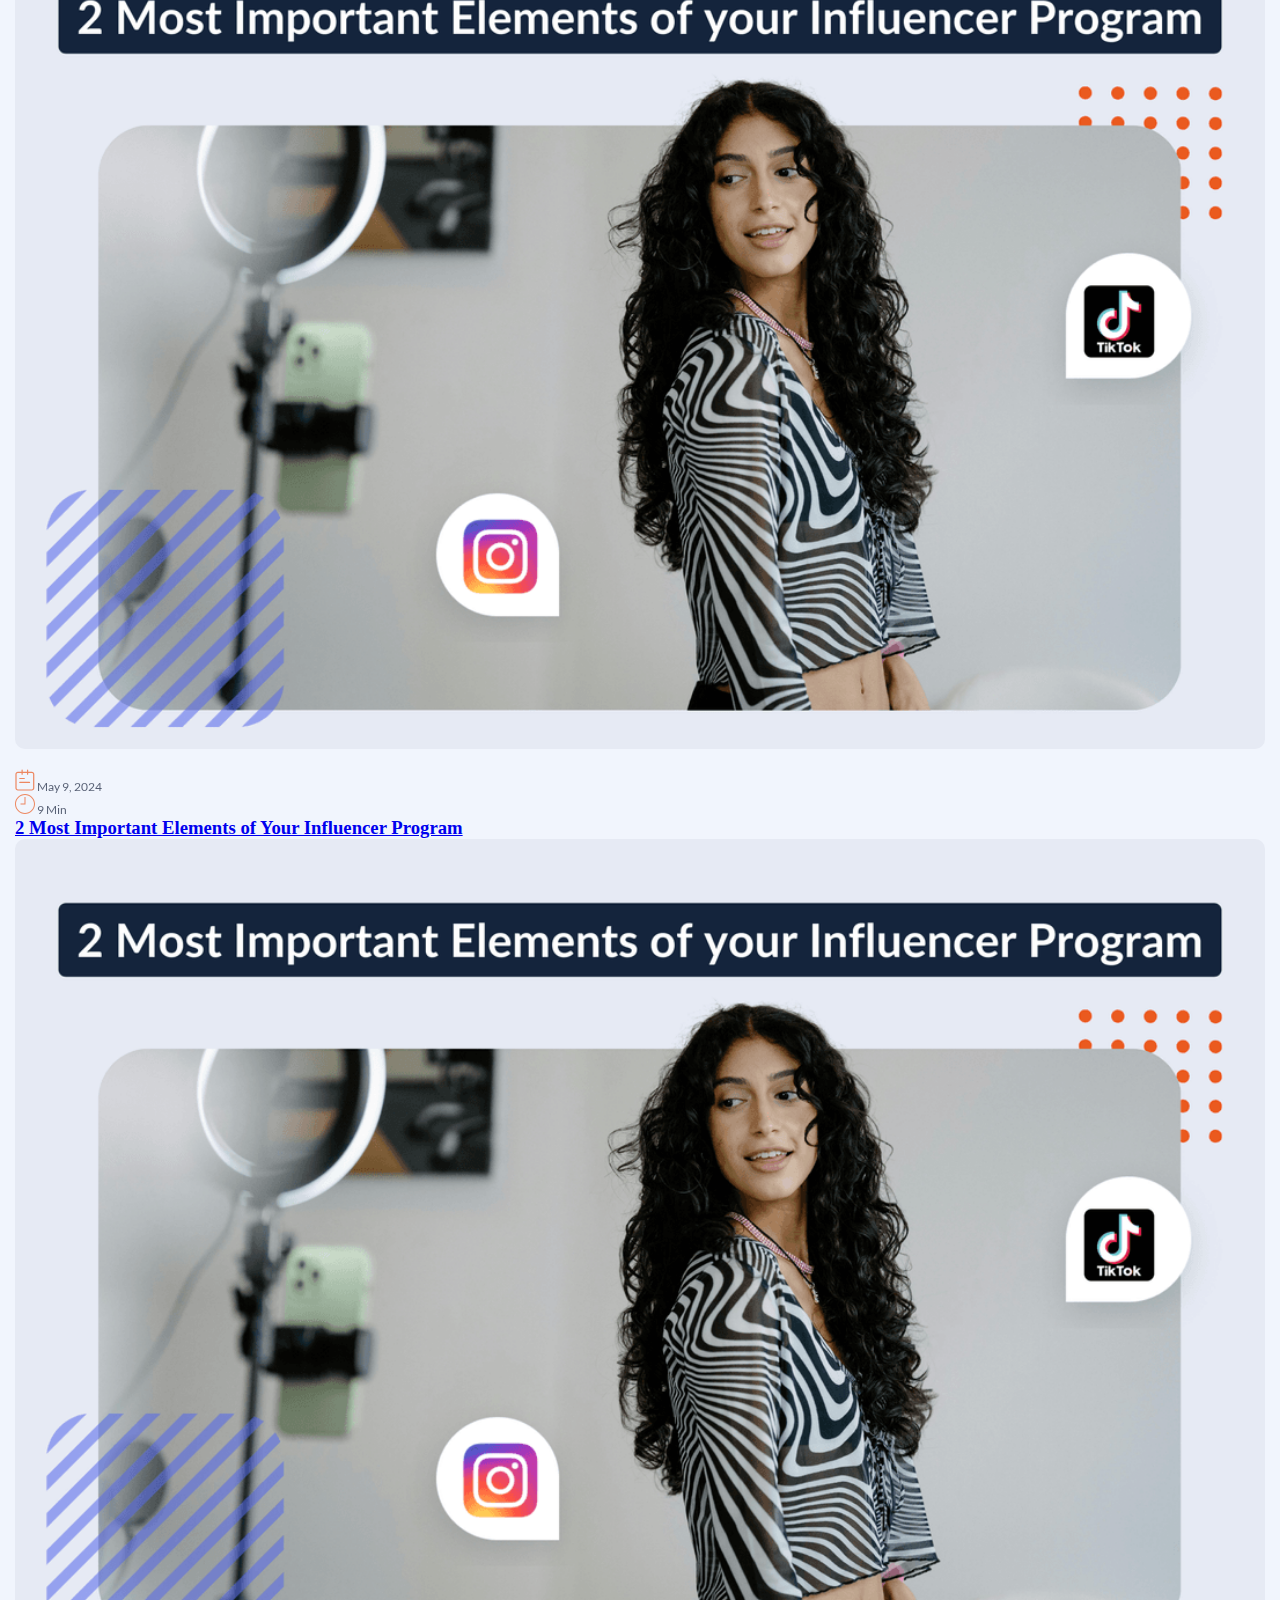
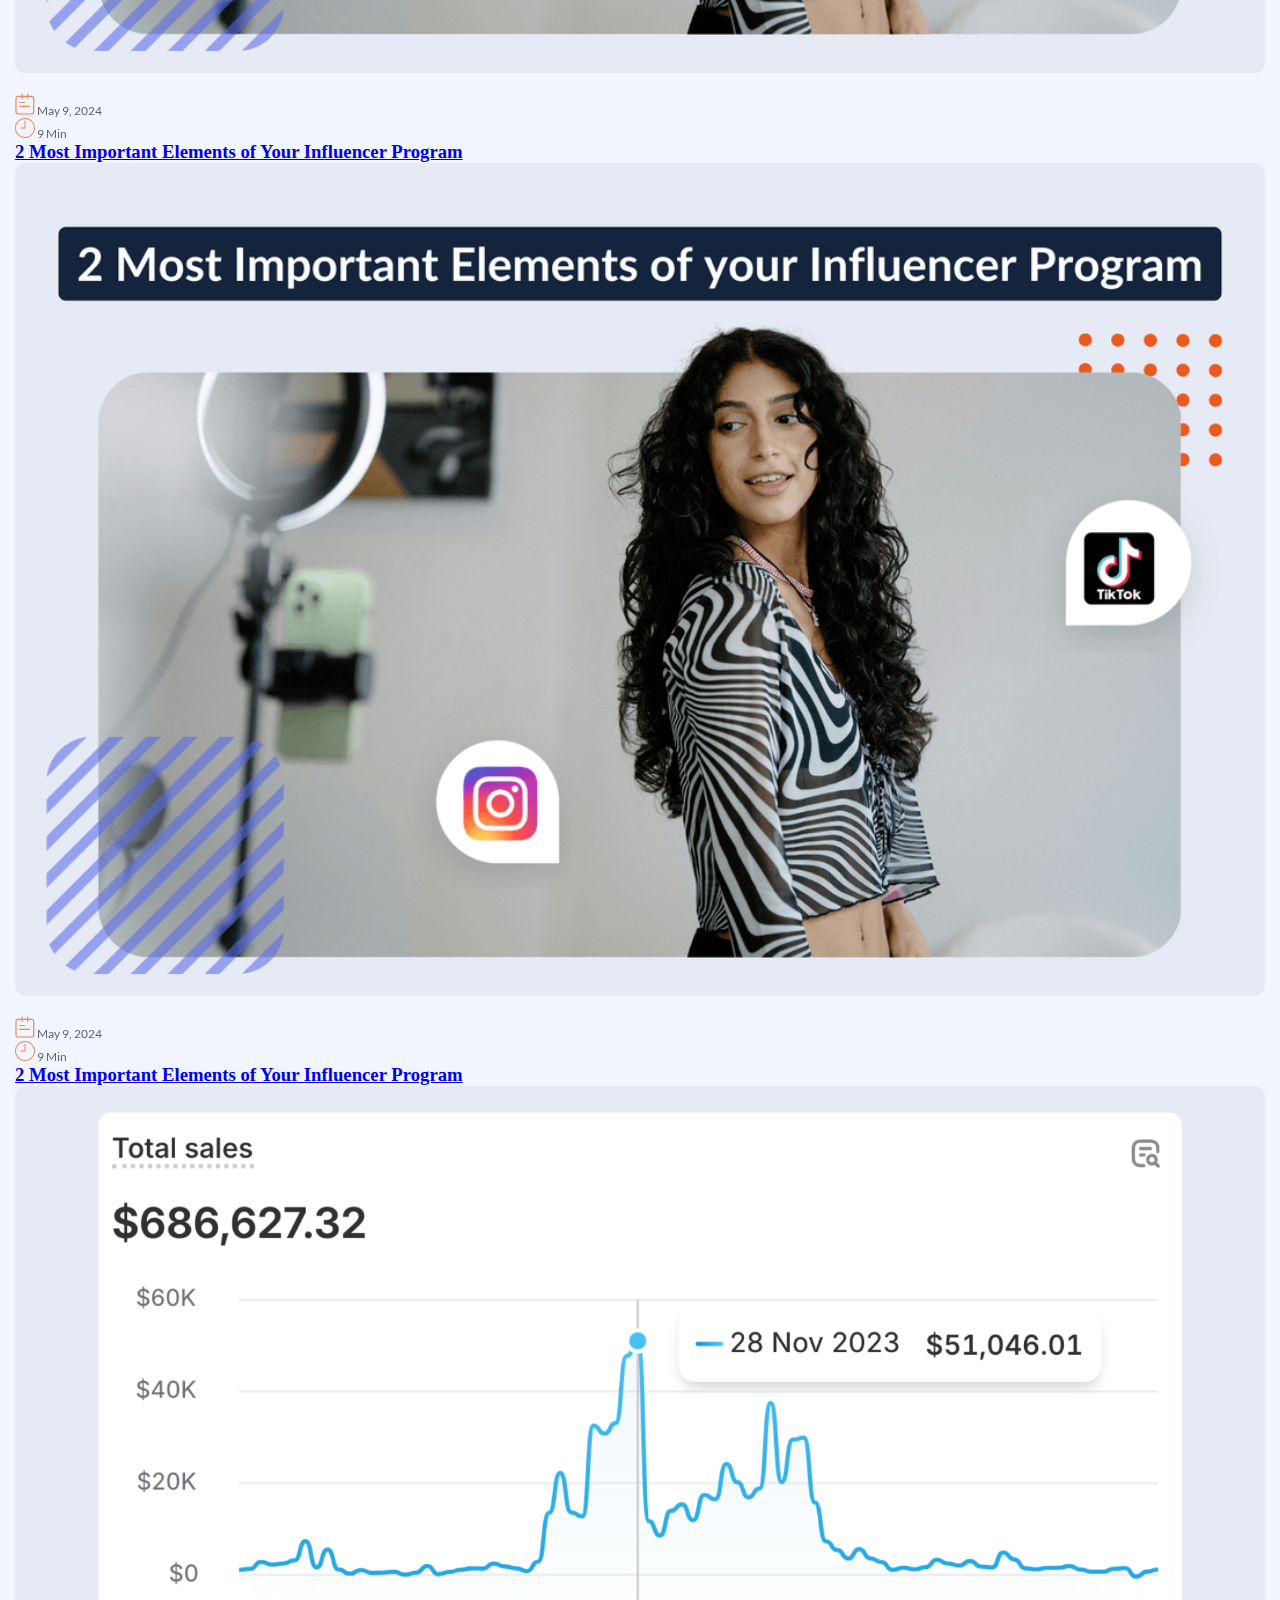
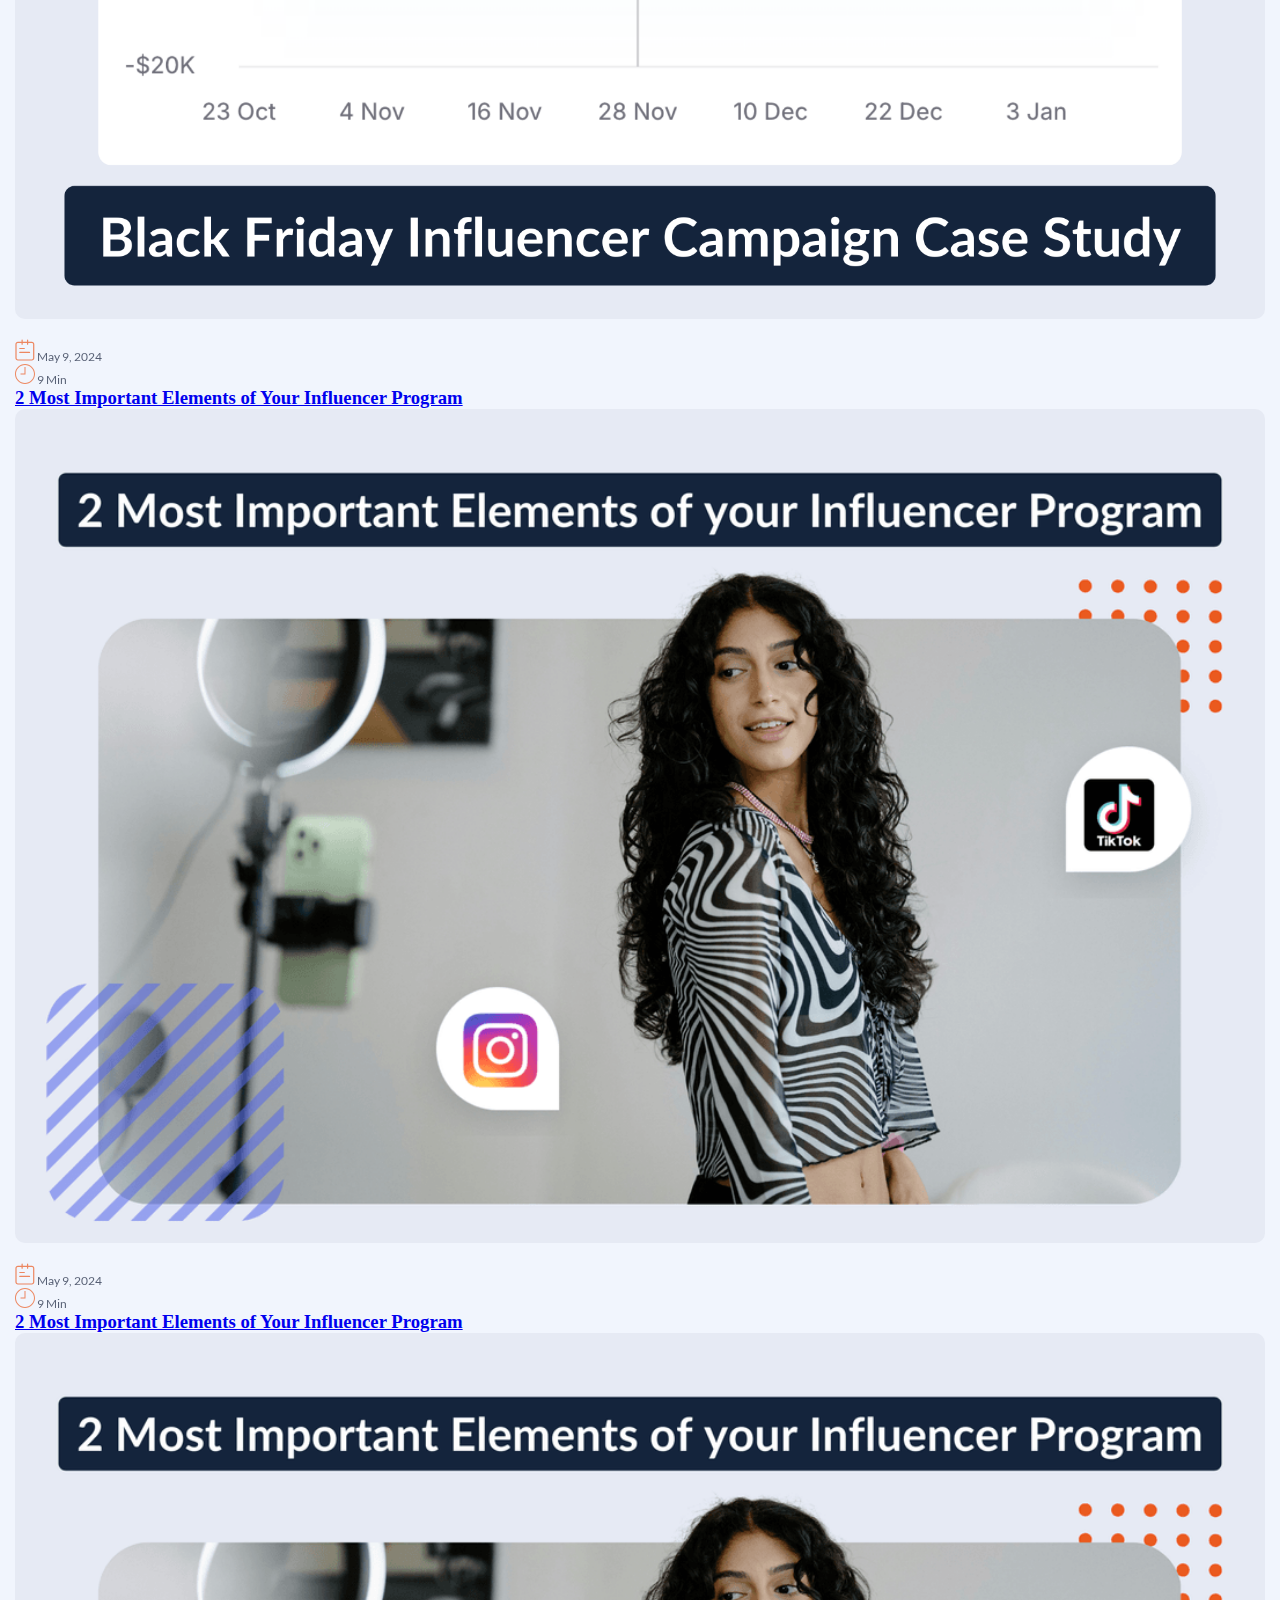
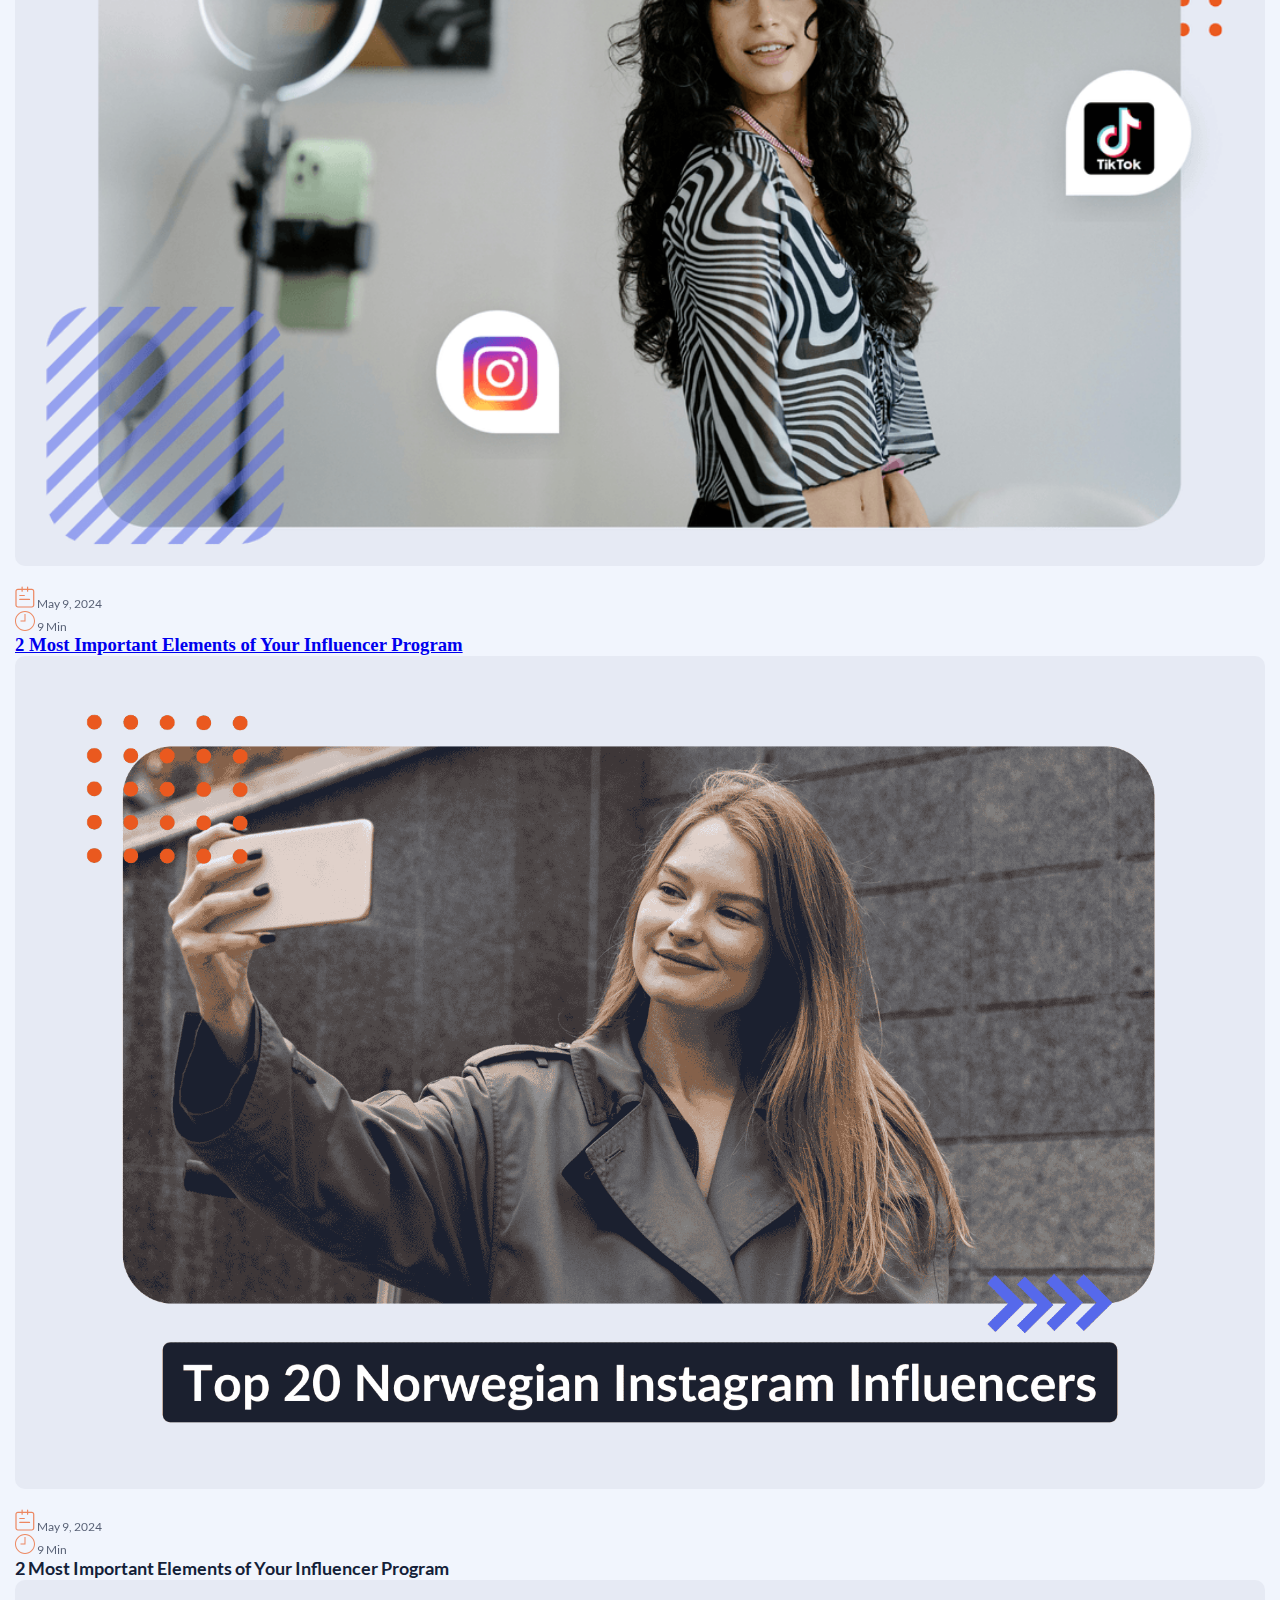
<file: pages/influencer-search.html>
<!DOCTYPE html>
<html lang="en">

<head>
    <meta charset="UTF-8">
    <meta name="viewport" content="width=device-width, initial-scale=1.0">
    <link rel="stylesheet" href="../css/style.css">
    <title>Document</title>
</head>

<body>
    <header class="site-header">
        <div class="header__container">
            <div class="header__wrapper">
                <!-- Logo -->
                <div class="header__logo">
                    <a href="../index.html">
                        <img src="../assets/64a0120f26067bbd5896b39c_CI_InfluencerHero_FV.png" alt="logo">
                    </a>

                    <div class="menu--btn">
                        <span class="menu--line line--one"></span>
                        <span class="menu--line line--two"></span>
                    </div>
                </div>

                <!-- Navigation -->
                <div class="header__nav">
                    <ul class="nav__list">
                        <li class="nav__item nav__item--has-dropdown">
                            <span class="nav__item--has-dropdown-wrap">
                                <span class="nav__title">Platform</span>
                                <span class="nav-rotate--icon"><img src="../assets/65f32f9fc8a2efbbafa7fae8_8 501.svg" alt="icon"></span>
                            </span>
                            <div class="dropdown-menu-cont">
                                <div class="dropdown-menu">
                                    <div class="dropdown-menu__content">
                                        <ul class="dropdown-menu__list">
                                            <li class="dropdown-menu__item">
                                                <span class="dropdown-menu__icon">
                                                    <img src="../assets/64a1b9b7709a48bfa6161131_Menu-analyze-influencers 1.svg"
                                                        alt="icon">
                                                </span>
                                                <a href="influncer.html" class="dropdown-menu-ancur">
                                                    <span class="dropdown-menu__title">
                                                        Find Influencers
                                                        <span class="dropdown-menu__title-arrow"><img
                                                                src="../assets/649eae9280d73b35d8ed2f13_Vector.svg"
                                                                alt="icon"></span>
                                                    </span>
                                                    <span class="dropdown-menu__desc">
                                                        Find influencers using detailed filters, including location,
                                                        audience demographics, look a likes and much more
                                                    </span>
                                                </a>
                                            </li>
                                            <li class="dropdown-menu__item">
                                                <span class="dropdown-menu__icon">
                                                    <img src="../assets/64a1b9b7709a48bfa6161131_Menu-analyze-influencers 1.svg"
                                                        alt="icon">
                                                </span>
                                                <a href="campaign-influencer.html" class="dropdown-menu-ancur">
                                                    <span class="dropdown-menu__title">
                                                        Influencer Campaign
                                                        <span class="dropdown-menu__title-arrow"><img
                                                                src="../assets/649eae9280d73b35d8ed2f13_Vector.svg"
                                                                alt="icon"></span>
                                                    </span>
                                                    <span class="dropdown-menu__desc">
                                                        Find influencers using detailed filters, including location,
                                                        audience demographics, look a likes and much more
                                                    </span>
                                                </a>
                                            </li>

                                            <li class="dropdown-menu__item">
                                                <span class="dropdown-menu__icon">
                                                    <img src="../assets/64a1b9b7709a48bfa6161131_Menu-analyze-influencers 1.svg"
                                                        alt="icon">
                                                </span>
                                                <a href="campaign-reporting.html" class="dropdown-menu-ancur">
                                                    <span class="dropdown-menu__title">
                                                        Campaign Management
                                                        <span class="dropdown-menu__title-arrow"><img
                                                                src="../assets/649eae9280d73b35d8ed2f13_Vector.svg"
                                                                alt="icon"></span>
                                                    </span>
                                                    <span class="dropdown-menu__desc">
                                                        Find influencers using detailed filters, including location,
                                                        audience demographics, look a likes and much more
                                                    </span>
                                                </a>
                                            </li>

                                            <li class="dropdown-menu__item">
                                                <span class="dropdown-menu__icon">
                                                    <img src="../assets/64a1b9b7709a48bfa6161131_Menu-analyze-influencers 1.svg"
                                                        alt="icon">
                                                </span>
                                                <a href="competitor-analysis.html" class="dropdown-menu-ancur">
                                                    <span class="dropdown-menu__title">
                                                        Competitor Analysis
                                                        <span class="dropdown-menu__title-arrow"><img
                                                                src="../assets/649eae9280d73b35d8ed2f13_Vector.svg"
                                                                alt="icon"></span>
                                                    </span>
                                                    <span class="dropdown-menu__desc">
                                                        Find influencers using detailed filters, including location,
                                                        audience demographics, look a likes and much more
                                                    </span>
                                                </a>
                                            </li>

                                            <li class="dropdown-menu__item">
                                                <span class="dropdown-menu__icon">
                                                    <img src="../assets/64a1b9b7709a48bfa6161131_Menu-analyze-influencers 1.svg"
                                                        alt="icon">
                                                </span>
                                                <a href="instagram-influencer.html" class="dropdown-menu-ancur">
                                                    <span class="dropdown-menu__title">
                                                        Instagram Influencer
                                                        <span class="dropdown-menu__title-arrow"><img
                                                                src="../assets/649eae9280d73b35d8ed2f13_Vector.svg"
                                                                alt="icon"></span>
                                                    </span>
                                                    <span class="dropdown-menu__desc">
                                                        Find influencers using detailed filters, including location,
                                                        audience demographics, look a likes and much more
                                                    </span>
                                                </a>
                                            </li>

                                            <li class="dropdown-menu__item">
                                                <span class="dropdown-menu__icon">
                                                    <img src="../assets/64a1b9b7709a48bfa6161131_Menu-analyze-influencers 1.svg"
                                                        alt="icon">
                                                </span>
                                                <a href="market-analysis.html" class="dropdown-menu-ancur">
                                                    <span class="dropdown-menu__title">
                                                        Market Analysis
                                                        <span class="dropdown-menu__title-arrow"><img
                                                                src="../assets/649eae9280d73b35d8ed2f13_Vector.svg"
                                                                alt="icon"></span>
                                                    </span>
                                                    <span class="dropdown-menu__desc">
                                                        Find influencers using detailed filters, including location,
                                                        audience demographics, look a likes and much more
                                                    </span>
                                                </a>
                                            </li>

                                            <li class="dropdown-menu__item">
                                                <span class="dropdown-menu__icon">
                                                    <img src="../assets/64a1b9b7709a48bfa6161131_Menu-analyze-influencers 1.svg"
                                                        alt="icon">
                                                </span>
                                                <a href="media-monitor.html" class="dropdown-menu-ancur">
                                                    <span class="dropdown-menu__title">
                                                        Media Monitor
                                                        <span class="dropdown-menu__title-arrow"><img
                                                                src="../assets/649eae9280d73b35d8ed2f13_Vector.svg"
                                                                alt="icon"></span>
                                                    </span>
                                                    <span class="dropdown-menu__desc">
                                                        Find influencers using detailed filters, including location,
                                                        audience demographics, look a likes and much more
                                                    </span>
                                                </a>
                                            </li>


                                            <li class="dropdown-menu__item">
                                                <span class="dropdown-menu__icon">
                                                    <img src="../assets/64a1b9b7709a48bfa6161131_Menu-analyze-influencers 1.svg"
                                                        alt="icon">
                                                </span>
                                                <a href="campaign-management.html" class="dropdown-menu-ancur">
                                                    <span class="dropdown-menu__title">
                                                        Campaign Management
                                                        <span class="dropdown-menu__title-arrow"><img
                                                                src="../assets/649eae9280d73b35d8ed2f13_Vector.svg"
                                                                alt="icon"></span>
                                                    </span>
                                                    <span class="dropdown-menu__desc">
                                                        Find influencers using detailed filters, including location,
                                                        audience demographics, look a likes and much more
                                                    </span>
                                                </a>
                                            </li>

                                            <li class="dropdown-menu__item">
                                                <span class="dropdown-menu__icon">
                                                    <img src="../assets/64a1b9b7709a48bfa6161131_Menu-analyze-influencers 1.svg"
                                                        alt="icon">
                                                </span>
                                                <a href="influencer-search.html" class="dropdown-menu-ancur">
                                                    <span class="dropdown-menu__title">
                                                        Influencer Search
                                                        <span class="dropdown-menu__title-arrow"><img
                                                                src="../assets/649eae9280d73b35d8ed2f13_Vector.svg"
                                                                alt="icon"></span>
                                                    </span>
                                                    <span class="dropdown-menu__desc">
                                                        Find influencers using detailed filters, including location,
                                                        audience demographics, look a likes and much more
                                                    </span>
                                                </a>
                                            </li>


                                            <!-- Repeat the above li for all menu items -->
                                        </ul>
                                    </div>
                                    <div class="dropdown-menu__image">
                                        <img src="../assets/64a02ec2723d50f75d77087f_group_19-p-500.png" alt="img">
                                    </div>
                                </div>
                            </div>
                        </li>
                        <li class="nav__item"><a href="blog.html">Blog</a></li>
                        <li class="nav__item"><a href="pricing.html">Pricing</a></li>
                        <li><a href="#" class="nav__item btn--login--mob">Log In</a></li>
                    </ul>
                </div>

                <!-- CTA Buttons -->
                <div class="header__actions">
                    <a href="#" class="btn btn--demo">book a demo</a>
                    <a href="#" class="btn btn--creator">for creators</a>
                    <a href="#" class="btn btn--login">Log In</a>
                </div>
            </div>
        </div>
    </header>


    <main>
        <section class="hero-section container-pd">
            <div class="hero-section__container--influncer container-wd">
                <div class="hero-section__content">
                    <h1 class="hero-section__heading">
                        Influencer Search
                    </h1>
                    <p class="hero-section__description">
                        Find the best influencers for your brand using detailed filters, including <strong>location,
                            audience demographics</strong> and much more.
                    </p>
                    <div class="hero-section__buttons">
                        <a href="#" class="btn--demo-hero same-btn">book a demo</a>
                        <a href="#" class="btn--creator-hero same-btn">for creators</a>
                    </div>
                </div>

                <div class="hero-section__image">
                    <img src="../assets/property-1-analytics-overview-2-64c24b15425c1.webp" alt="img" loading="lazy">
                </div>
            </div>
        </section>

        <section class="creator-storefronts-section--influncer container-pd">
            <div class="creator-storefronts-section__container container-wd">

                <!-- Image Section -->
                <div class="creator-storefronts-section__image">
                    <img src="../assets/660abf5c7197f3107c91a8a0_instagram_720.png" alt="img" loading="lazy">
                </div>

                <!-- Content Section -->
                <div class="tabs-section__tab5-content creator-storefronts-section__content">
                    <h2 class="tabs-section__heading same--heading2">Best Influencer Search Engine</h2>
                    <p class="tabs-section__description"><i>"It is like Google and ChatGPT combined, but for
                            influencers"</i></p>

                    <!-- Features List -->
                    <div class="tabs-section__features creator-storefronts-section__features">
                        <div class="tabs-section__feature creator-storefronts-section__feature">
                            <span class="tabs-section__feature-icon">
                                <img src="../assets/661e3a1d10bdcbcaf7a272f2_99.svg" alt="icon">
                            </span>
                            <div class="tabs-section__feature-text">
                                <h3>Location</h3>
                                <p>Find influencers based on country, state or city and filter based on audience data
                                    E.g. Find influencers with >60% followers in the UK or London etc.</p>
                            </div>
                        </div>

                        <div class="tabs-section__feature creator-storefronts-section__feature">
                            <span class="tabs-section__feature-icon">
                                <img src="../assets/661e3a1d10bdcbcaf7a272f2_99.svg" alt="icon">
                            </span>
                            <div class="tabs-section__feature-text">
                                <h3>Influencer Demographics</h3>
                                <p>Find influencers based on gender, age, ethnicity and much more or filter based on
                                    their audience. E.g. find influencers with >65% female following.</p>
                            </div>
                        </div>

                        <div class="tabs-section__feature creator-storefronts-section__feature">
                            <span class="tabs-section__feature-icon">
                                <img src="../assets/661e3a1d10bdcbcaf7a272f2_99.svg" alt="icon">
                            </span>
                            <div class="tabs-section__feature-text">
                                <h3>Lookalikes</h3>
                                <p>Searching for influencers based on content has never been easier. Simply type in an
                                    ideal influencer profile and receive a list of thousands of similar profiles.</p>
                            </div>
                        </div>

                    </div>

                </div>

            </div>
        </section>

        <section class="creator-storefronts-section--influncer container-pd">
            <div class="creator-storefronts-section__container container-wd colunm-revs">



                <!-- Content Section -->
                <div class="tabs-section__tab5-content creator-storefronts-section__content">
                    <h2 class="tabs-section__heading same--heading2">Best Influencer Search Engine</h2>
                    <p class="tabs-section__description"><i>"It is like Google and ChatGPT combined, but for
                            influencers"</i></p>

                    <!-- Features List -->
                    <div class="tabs-section__features creator-storefronts-section__features">
                        <div class="tabs-section__feature creator-storefronts-section__feature">
                            <span class="tabs-section__feature-icon">
                                <img src="../assets/661e3a1d10bdcbcaf7a272f2_99.svg" alt="icon">
                            </span>
                            <div class="tabs-section__feature-text">
                                <h3>Location</h3>
                                <p>Find influencers based on country, state or city and filter based on audience data
                                    E.g. Find influencers with >60% followers in the UK or London etc.</p>
                            </div>
                        </div>

                        <div class="tabs-section__feature creator-storefronts-section__feature">
                            <span class="tabs-section__feature-icon">
                                <img src="../assets/661e3a1d10bdcbcaf7a272f2_99.svg" alt="icon">
                            </span>
                            <div class="tabs-section__feature-text">
                                <h3>Influencer Demographics</h3>
                                <p>Find influencers based on gender, age, ethnicity and much more or filter based on
                                    their audience. E.g. find influencers with >65% female following.</p>
                            </div>
                        </div>

                        <div class="tabs-section__feature creator-storefronts-section__feature">
                            <span class="tabs-section__feature-icon">
                                <img src="../assets/661e3a1d10bdcbcaf7a272f2_99.svg" alt="icon">
                            </span>
                            <div class="tabs-section__feature-text">
                                <h3>Lookalikes</h3>
                                <p>Searching for influencers based on content has never been easier. Simply type in an
                                    ideal influencer profile and receive a list of thousands of similar profiles.</p>
                            </div>
                        </div>

                    </div>

                </div>

                <!-- Image Section -->
                <div class="creator-storefronts-section__image">
                    <img src="../assets/64ab06aa980929236a394d78_Group 44.png" alt="img" loading="lazy">
                </div>

            </div>
        </section>

        <section class="creator-storefronts-section--influncer container-pd">
            <div class="creator-storefronts-section__container container-wd colunm-revs">



                <!-- Content Section -->
                <div class="tabs-section__tab5-content creator-storefronts-section__content">
                    <h2 class="tabs-section__heading same--heading2">influencer gifting reports</h2>
                    <p class="tabs-section__description"><i>Ideal for analyzing and improving your influencer ROI</i>
                    </p>

                    <!-- Features List -->
                    <div class="tabs-section__features creator-storefronts-section__features">
                        <div class="tabs-section__feature creator-storefronts-section__feature">
                            <span class="tabs-section__feature-icon">
                                <img src="../assets/661e3a1d10bdcbcaf7a272f2_99.svg" alt="icon">
                            </span>
                            <div class="tabs-section__feature-text">
                                <h3>Track your most important campaign KPIs</h3>
                                <p>Through our aggregated influencer campaign reporting tool, you can track everything
                                    from conversions, clicks, impressions and earned media value.</p>
                            </div>
                        </div>

                        <div class="tabs-section__feature creator-storefronts-section__feature">
                            <span class="tabs-section__feature-icon">
                                <img src="../assets/661e3a1d10bdcbcaf7a272f2_99.svg" alt="icon">
                            </span>
                            <div class="tabs-section__feature-text">
                                <h3>See which influencers perform best</h3>
                                <p>You can see which influencers performed best in a simple ranking table, and reward
                                    them accordingly.</p>
                            </div>
                        </div>

                    </div>

                </div>

                <!-- Image Section -->
                <div class="creator-storefronts-section__image">
                    <img src="../assets/64ab06aa90a9218ea12b9e7b_Group 45-p-800.png" alt="img" loading="lazy">
                </div>

            </div>
        </section>

        <section class="container-pd">
            <div class="container-wd">
                <h2 class="same--heading2">Social Media Coverage</h2>
                <div class="free-tools-section__tools free-tools-section__tools-ic">
                    <a href="#" class="free-tools-section__tool">
                        <span class="free-tools-section__icon">
                            <img src="../assets/668950c8a1ca47575789841c_2-p-500.png" alt="img">
                        </span>
                        <div class="free-tools-section__info">
                            <h4>Instagram</h4>
                            <p>Work with your favourite Instagram influencers.</p>
                        </div>
                    </a>

                    <a href="#" class="free-tools-section__tool">
                        <span class="free-tools-section__icon">
                            <img src="../assets/668950c802fdd121eafc2502_3-p-500.png" alt="img">
                        </span>
                        <div class="free-tools-section__info">
                            <h4>TikTok</h4>
                            <p>Collaborate with your favorite TikTok creators and boost your TikTok Shop presence.</p>
                        </div>
                    </a>

                    <a href="#" class="free-tools-section__tool">
                        <span class="free-tools-section__icon">
                            <img src="../assets/668950c8c39fb32c56207b91_4-p-500.png" alt="img">
                        </span>
                        <div class="free-tools-section__info">
                            <h4>Youtube</h4>
                            <p>Enhance your channel's visibility by finding Youtube influencers.</p>
                        </div>
                    </a>

                    <a href="#" class="free-tools-section__tool">
                        <span class="free-tools-section__icon">
                            <img src="../assets/668950c88cc5fef9869adb9a_6-p-500.png" alt="img">
                        </span>
                        <div class="free-tools-section__info">
                            <h4>X</h4>
                            <p>Partner with top creators on X to elevate your platform presence and drive engagement.
                            </p>
                        </div>
                    </a>

                    <a href="#" class="free-tools-section__tool">
                        <span class="free-tools-section__icon">
                            <img src="../assets/668950c802fdd121eafc24ec_5-p-500.png" alt="img">
                        </span>
                        <div class="free-tools-section__info">
                            <h4>Twitch</h4>
                            <p>Team up with Twitch streamers to boost your presence and engagement on the platform.</p>
                        </div>
                    </a>

                    <a href="#" class="free-tools-section__tool">
                        <span class="free-tools-section__icon">
                            <img src="../assets/668950c8fc02dab6c275a329_1-p-500.png" alt="img">
                        </span>
                        <div class="free-tools-section__info">
                            <h4>Pinterest</h4>
                            <p>Find your favorite Pinterest creators to enhance your brand's presence.</p>
                        </div>
                    </a>
                </div>
            </div>
        </section>



        <section class="platform-features-section container-pd">
            <div class="platform-features-section__container container-wd">
                <h2 class="same--heading2">Top 5 metrics to analyze when searching for influencers</h2>
                <p class="hero-section__description">We analyzed over 10K commercial influencer posts in order to
                    determine the correlation between certain metrics and conversion. Below are the results. To access
                    the full <a href="#" class="orange-text td-none">research article on influencer marketing ROI click
                        here.</a></p>

                <div class="platform-features-section__features--reporting">
                    <div class="platform-features-section__feature">
                        <span class="platform-features-section__icon">
                            <img src="../assets/668bbb25eae555a14b4813a7_Group 1948756688.svg" alt="icon">
                        </span>
                        <div class="platform-features-section__info">
                            <h3>Audience growth rate</h3>
                            <p>Based on our research the metric which had the strongest correlation with conversion
                                performance is an influencer's audience growth. This makes sense, as active influencers
                                who create compelling content tend to grow their audience. However, the strength of this
                                correlation was surprising, highlighting the importance of analyzing audience growth
                                when finding influencers to work with.</p>
                        </div>
                    </div>

                    <div class="platform-features-section__feature">
                        <span class="platform-features-section__icon">
                            <img src="../assets/668bba84007d3281e995f0ea_Group 1948756689.svg" alt="icon">
                        </span>
                        <div class="platform-features-section__info">
                            <h3>Engagement Rate</h3>
                            <p>We analyzed both engagement rate (which normalizes for influencer size) and total
                                engagements (which correlates with audience size). Not surprisingly both metrics showed
                                a significant correlation with performance making it an important metric to analyze when
                                searching for influencers to work with. You can determine the engagement rate of any
                                influencer using our <a href="#" class="orange-text td-none">free engagement rate
                                    calculator.</a> </p>
                        </div>
                    </div>

                    <div class="platform-features-section__feature">
                        <span class="platform-features-section__icon">
                            <img src="../assets/668bbb91a230f7d6536026f7_Group 1948756690.svg" alt="icon">
                        </span>
                        <div class="platform-features-section__info">
                            <h3>Audience Size</h3>
                            <p>Influencers that had a larger audience did perform better in terms of conversions. Our
                                analysis revealed that influencers with follower counts exceeding the 75th percentile
                                (over 96,731 followers) yielded better results. This doesn't necessarily answer the
                                question in regards to ROI however as larger influencers are often more expensive. The
                                impact on ROI will depend on your negotiation and how you are able to strike deals with
                                influencers to optimize for ROI.</p>
                        </div>
                    </div>

                    <div class="platform-features-section__feature">
                        <span class="platform-features-section__icon">
                            <img src="../assets/668bbcefe272ed71fe03f760_Group 1948756692.svg" alt="icon">
                        </span>
                        <div class="platform-features-section__info">
                            <h3>Fake Followers</h3>
                            <p>Similarly, audience credibility proved to be a crucial factor. This credibility is
                                measured by the number of real followers an influencer has. While it’s inevitable for
                                larger audiences to have a certain percentage of bot followers, some influencers have a
                                higher proportion of these bot and mass follower accounts. This higher percentage of
                                non-genuine followers negatively correlates with conversion performance. To analyze this
                                you can use our <a href="#" class="orange-text td-none">free fake follower check.</a>
                            </p>
                        </div>
                    </div>

                    <div class="platform-features-section__feature">
                        <span class="platform-features-section__icon">
                            <img src="../assets/668bbd3219fb58090e89c574_Group 1948756691.svg" alt="icon">
                        </span>
                        <div class="platform-features-section__info">
                            <h3>Verified Accounts</h3>
                            <p>Another metric which showed a significant correlation with conversion performance is the
                                verified checkmark. The verified label is often associated with larger influencers, as
                                bigger accounts are more frequently verified. It’s possible that audience size is the
                                primary influencing factor in this correlation. Nonetheless, the verified badge can
                                still serve as an additional data point to consider when allocating budgets.</p>
                        </div>
                    </div>

                </div>


            </div>
        </section>

        <section class="container-pd">
            <div class="container-wd">
                <div class="influcer-box-ic">
                    <div>
                        <h2 class="same--heading2 orange-text">Best Influencer Search Tool</h2>
                        <p class="hero-section__description">The most sophisticated Influencer Search Engine</p>
                    </div>
                    <p class="hero-section__description"><i>"The most sophisticated Influencer Search Engine"</i></p>
                </div>
                <div class="tools-section__tools-ic free-tools-section__tools-ic">
                    <div class="free-tools-section__tool">
                        <span class="free-tools-section__icon free-tools-section__icon-ic">
                            <img src="../assets/64a3f945a25bdfc447e432d1_1.svg" alt="img">
                        </span>
                        <div class="free-tools-section__info">
                            <h4>Instagram</h4>
                            <p>Work with your favourite Instagram influencers.</p>
                        </div>
                    </div>

                    <div class="free-tools-section__tool">
                        <span class="free-tools-section__icon free-tools-section__icon-ic">
                            <img src="../assets/649713df4c1b19e55ce79350_Creative Marketing.svg" alt="img">
                        </span>
                        <div class="free-tools-section__info">
                            <h4>TikTok</h4>
                            <p>Collaborate with your favorite TikTok creators and boost your TikTok Shop presence.</p>
                        </div>
                    </div>

                    <div class="free-tools-section__tool">
                        <span class="free-tools-section__icon free-tools-section__icon-ic">
                            <img src="../assets/64a3fb4e8f84906e5fa9fdc1_1.svg" alt="img">
                        </span>
                        <div class="free-tools-section__info">
                            <h4>Youtube</h4>
                            <p>Enhance your channel's visibility by finding Youtube influencers.</p>
                        </div>
                    </div>

                    <div class="free-tools-section__tool">
                        <span class="free-tools-section__icon free-tools-section__icon-ic">
                            <img src="../assets/64a3fcc6a64f59053004d033_1.svg" alt="img">
                        </span>
                        <div class="free-tools-section__info">
                            <h4>X</h4>
                            <p>Partner with top creators on X to elevate your platform presence and drive engagement.
                            </p>
                        </div>
                    </div>

                    <div class="free-tools-section__tool">
                        <span class="free-tools-section__icon free-tools-section__icon-ic">
                            <img src="../assets/64a3fa3beae6117f9d3cb14d_1.svg" alt="img">
                        </span>
                        <div class="free-tools-section__info">
                            <h4>Twitch</h4>
                            <p>Team up with Twitch streamers to boost your presence and engagement on the platform.</p>
                        </div>
                    </div>

                    <div class="free-tools-section__tool">
                        <span class="free-tools-section__icon free-tools-section__icon-ic">
                            <img src="../assets/64a3fd16f2b9dad513918680_2.svg" alt="img">
                        </span>
                        <div class="free-tools-section__info">
                            <h4>Pinterest</h4>
                            <p>Find your favorite Pinterest creators to enhance your brand's presence.</p>
                        </div>
                    </div>
                </div>
            </div>
        </section>




        <section class="testimonial-section container-pd">
            <div class="testimonial-container container-wd">
                <h1 class="hero-section__heading testimonial-heading">
                    what people say
                </h1>
                <p class="hero-section__description testimonial-subheading">
                    Our users love us.
                </p>
                <div class="scroll-track testimonial-scroll-track" id="scroll-track1">
                    <div class="testimonial-card">
                        <div class="testimonial-profile">
                            <div class="testimonial-image-wrapper">
                                <img src="../assets/664f0f65be0455ae1a908e0b_1698371871283.jpeg" alt="img"
                                    loading="lazy" class="testimonial-image">
                            </div>
                            <div class="testimonial-info">
                                <h3 class="testimonial-name">Ryan Bailey</h3>
                                <p class="testimonial-company">Duncan & Stone Paper Co</p>
                            </div>
                        </div>
                        <p class="testimonial-text">"Up to now I have always looked for influencers by myself and
                            reached out to them. This is a very tideous way and takes a lot of time to organise
                            everything. With Influencer Hero this is now much easier. Everything is in one place,
                            tracking is provided and templates make it easy to react in seconds. Thank you so much."</p>
                    </div>

                    <div class="testimonial-card">
                        <div class="testimonial-profile">
                            <div class="testimonial-image-wrapper">
                                <img src="../assets/664f0f65be0455ae1a908e0b_1698371871283.jpeg" alt="img"
                                    loading="lazy" class="testimonial-image">
                            </div>
                            <div class="testimonial-info">
                                <h3 class="testimonial-name">Ryan Bailey</h3>
                                <p class="testimonial-company">Duncan & Stone Paper Co</p>
                            </div>
                        </div>
                        <p class="testimonial-text">"Up to now I have always looked for influencers by myself and
                            reached out to them. This is a very tideous way and takes a lot of time to organise
                            everything. With Influencer Hero this is now much easier. Everything is in one place,
                            tracking is provided and templates make it easy to react in seconds. Thank you so much."</p>
                    </div>
                    <div class="testimonial-card">
                        <div class="testimonial-profile">
                            <div class="testimonial-image-wrapper">
                                <img src="../assets/664f0f65be0455ae1a908e0b_1698371871283.jpeg" alt="img"
                                    loading="lazy" class="testimonial-image">
                            </div>
                            <div class="testimonial-info">
                                <h3 class="testimonial-name">Ryan Bailey</h3>
                                <p class="testimonial-company">Duncan & Stone Paper Co</p>
                            </div>
                        </div>
                        <p class="testimonial-text">"Up to now I have always looked for influencers by myself and
                            reached out to them. This is a very tideous way and takes a lot of time to organise
                            everything. With Influencer Hero this is now much easier. Everything is in one place,
                            tracking is provided and templates make it easy to react in seconds. Thank you so much."</p>
                    </div>
                </div>

                <div class="scroll-track testimonial-scroll-track" id="scroll-track2">
                    <div class="testimonial-card">
                        <div class="testimonial-profile">
                            <div class="testimonial-image-wrapper">
                                <img src="../assets/664f0f65be0455ae1a908e0b_1698371871283.jpeg" alt="img"
                                    loading="lazy" class="testimonial-image">
                            </div>
                            <div class="testimonial-info">
                                <h3 class="testimonial-name">Ryan Bailey</h3>
                                <p class="testimonial-company">Duncan & Stone Paper Co</p>
                            </div>
                        </div>
                        <p class="testimonial-text">"Up to now I have always looked for influencers by myself and
                            reached out to them. This is a very tideous way and takes a lot of time to organise
                            everything. With Influencer Hero this is now much easier. Everything is in one place,
                            tracking is provided and templates make it easy to react in seconds. Thank you so much."</p>
                    </div>

                    <div class="testimonial-card">
                        <div class="testimonial-profile">
                            <div class="testimonial-image-wrapper">
                                <img src="../assets/664f0f65be0455ae1a908e0b_1698371871283.jpeg" alt="img"
                                    loading="lazy" class="testimonial-image">
                            </div>
                            <div class="testimonial-info">
                                <h3 class="testimonial-name">Ryan Bailey</h3>
                                <p class="testimonial-company">Duncan & Stone Paper Co</p>
                            </div>
                        </div>
                        <p class="testimonial-text">"Up to now I have always looked for influencers by myself and
                            reached out to them. This is a very tideous way and takes a lot of time to organise
                            everything. With Influencer Hero this is now much easier. Everything is in one place,
                            tracking is provided and templates make it easy to react in seconds. Thank you so much."</p>
                    </div>
                    <div class="testimonial-card">
                        <div class="testimonial-profile">
                            <div class="testimonial-image-wrapper">
                                <img src="../assets/664f0f65be0455ae1a908e0b_1698371871283.jpeg" alt="img"
                                    loading="lazy" class="testimonial-image">
                            </div>
                            <div class="testimonial-info">
                                <h3 class="testimonial-name">Ryan Bailey</h3>
                                <p class="testimonial-company">Duncan & Stone Paper Co</p>
                            </div>
                        </div>
                        <p class="testimonial-text">"Up to now I have always looked for influencers by myself and
                            reached out to them. This is a very tideous way and takes a lot of time to organise
                            everything. With Influencer Hero this is now much easier. Everything is in one place,
                            tracking is provided and templates make it easy to react in seconds. Thank you so much."</p>
                    </div>
                </div>
            </div>
        </section>

        <section class="agencies-section container-pd bg-gray">
            <div class="hero-section__container--influncer container-wd">
                <div class="hero-section__image">
                    <img src="../assets/64a059a0683140e40905d7f0_Group 20-p-500.png" alt="img" loading="lazy">
                </div>
                <div class="hero-section__content">
                    <h2 class="same--heading2">
                        Ready to 10X your ROAS? Book a Demo today!
                    </h2>
                    <p class="hero-section__description">
                        Join 250+ brands & 50+ agencies. We help small businesses which are just starting out all the
                        way to publicly traded companies working with Clients like Disney, TOYOTA and Samsung.
                    </p>
                    <div class="hero-section__buttons">
                        <a href="#" class="btn--demo-hero same-btn">BOOK A DEMO</a>
                    </div>
                </div>


            </div>
        </section>


        <section class="faq-section container-pd">
            <div class="faq-section__container container-wd">
                <h2 class="same--heading2 faq-section__heading">Key Features of an Influencer Marketing Platform</h2>
                <div class="faq-section__content">

                    <div class="faq-section__item--cont">
                        <div class="faq-section__item">
                            <div class="faq-section__question">
                                <span class="faq-section__question-text">What is Influencer Hero?</span>
                                <span class="faq-section__icon">
                                    <img src="../assets/65f32f9fc8a2efbbafa7fae8_8 501 (1).svg" alt="icon">
                                </span>
                            </div>
                            <div class="faq-section__answer">
                                <p>Influencer Hero is a leading creator management software. The software covers
                                    influencer discovery, a CRM to effectively manage relationships, a full suite
                                    affiliate marketing platform and detailed analytics to track influencer performance
                                    & ROI.</p>
                            </div>
                        </div>

                        <div class="faq-section__item">
                            <div class="faq-section__question">
                                <span class="faq-section__question-text">Who Uses Influencer Hero?</span>
                                <span class="faq-section__icon">
                                    <img src="../assets/65f32f9fc8a2efbbafa7fae8_8 501 (1).svg" alt="icon">
                                </span>
                            </div>
                            <div class="faq-section__answer">
                                <p>Influencer Hero is a leading creator management software. The software covers
                                    influencer discovery, a CRM to effectively manage relationships, a full suite
                                    affiliate marketing platform and detailed analytics to track influencer performance
                                    & ROI.</p>
                            </div>
                        </div>

                        <div class="faq-section__item">
                            <div class="faq-section__question">
                                <span class="faq-section__question-text">Influencer Hero VS Grin, Upfluence &
                                    CreatorIQ</span>
                                <span class="faq-section__icon">
                                    <img src="../assets/65f32f9fc8a2efbbafa7fae8_8 501 (1).svg" alt="icon">
                                </span>
                            </div>
                            <div class="faq-section__answer">
                                <p>Influencer Hero is a leading creator management software. The software covers
                                    influencer discovery, a CRM to effectively manage relationships, a full suite
                                    affiliate marketing platform and detailed analytics to track influencer performance
                                    & ROI.</p>
                            </div>
                        </div>

                        <div class="faq-section__item">
                            <div class="faq-section__question">
                                <span class="faq-section__question-text">What Exactly Is An Influencer Marketing
                                    Platform?</span>
                                <span class="faq-section__icon">
                                    <img src="../assets/65f32f9fc8a2efbbafa7fae8_8 501 (1).svg" alt="icon">
                                </span>
                            </div>
                            <div class="faq-section__answer">
                                <p>Influencer Hero is a leading creator management software. The software covers
                                    influencer discovery, a CRM to effectively manage relationships, a full suite
                                    affiliate marketing platform and detailed analytics to track influencer performance
                                    & ROI.</p>
                            </div>
                        </div>

                        <div class="faq-section__item">
                            <div class="faq-section__question">
                                <span class="faq-section__question-text">What Are The Pros Of Influencer Hero?</span>
                                <span class="faq-section__icon">
                                    <img src="../assets/65f32f9fc8a2efbbafa7fae8_8 501 (1).svg" alt="icon">
                                </span>
                            </div>
                            <div class="faq-section__answer">
                                <p>Influencer Hero is a leading creator management software. The software covers
                                    influencer discovery, a CRM to effectively manage relationships, a full suite
                                    affiliate marketing platform and detailed analytics to track influencer performance
                                    & ROI.</p>
                            </div>
                        </div>

                        <div class="faq-section__item">
                            <div class="faq-section__question">
                                <span class="faq-section__question-text">What Is The Pricing Of Influencer Hero?</span>
                                <span class="faq-section__icon">
                                    <img src="../assets/65f32f9fc8a2efbbafa7fae8_8 501 (1).svg" alt="icon">
                                </span>
                            </div>
                            <div class="faq-section__answer">
                                <p>Influencer Hero is a leading creator management software. The software covers
                                    influencer discovery, a CRM to effectively manage relationships, a full suite
                                    affiliate marketing platform and detailed analytics to track influencer performance
                                    & ROI.</p>
                            </div>
                        </div>
                    </div>


                    <div class="faq-section__image">
                        <img src="../assets/67a2898b71267face15909e9_Frame 94 (1).png" alt="img" loading="lazy">
                    </div>
                </div>
            </div>
        </section>

        <section class="blog-section container-pd bg-gray">
            <div class="container container-wd">
                <div class="blog-section__header">
                    <h2 class="same--heading2">Most Popular Blogs</h2>

                    <div class="blog-section__tabs">
                        <button class="blog-tab same-btn active" data-tab="Academy">Academy</button>
                        <button class="blog-tab same-btn" data-tab="Case-Studies">Case Studies</button>
                        <button class="blog-tab same-btn" data-tab="Influencer-Discovery">Influencer Discovery</button>
                      </div>

                </div>

                <!-- Academy -->
                <div class="blog-main-cont" data-tab="Academy">
                    <div class="blog-card">
                        <a href="#" class="blog-card__image">
                            <img src="../assets/6646749f1694690c5958c4bb_2-most-important-elements-of-your-influencer-program (1)-p-1080.png"
                                alt="img">
                        </a>
    
                        <div class="blog-card__content">
                            <div class="blog-card__meta">
                                <div><span><img src="../assets/663cf1a0bc5399aa03606673_Date Icon.svg" alt="icon"></span>
                                    May 9, 2024</div>
                                <div><span><img src="../assets/663cf1a3b6fcc3d1273b7064_Time Icon.svg" alt="icon"></span> 9
                                    Min</div>
                            </div>
                            <h3 class="blog-card__title-is">
                                <a href="#">2 Most Important Elements of Your Influencer Program</a>
                            </h3>
                        </div>
                    </div>
                    <div class="blog-card">
                        <a href="#" class="blog-card__image">
                            <img src="../assets/6646749f1694690c5958c4bb_2-most-important-elements-of-your-influencer-program (1)-p-1080.png"
                                alt="img">
                        </a>
    
                        <div class="blog-card__content">
                            <div class="blog-card__meta">
                                <div><span><img src="../assets/663cf1a0bc5399aa03606673_Date Icon.svg" alt="icon"></span>
                                    May 9, 2024</div>
                                <div><span><img src="../assets/663cf1a3b6fcc3d1273b7064_Time Icon.svg" alt="icon"></span> 9
                                    Min</div>
                            </div>
                            <h3 class="blog-card__title-is">
                                <a href="#">2 Most Important Elements of Your Influencer Program</a>
                            </h3>
                        </div>
                    </div>
                    <div class="blog-card">
                        <a href="#" class="blog-card__image">
                            <img src="../assets/6646749f1694690c5958c4bb_2-most-important-elements-of-your-influencer-program (1)-p-1080.png"
                                alt="img">
                        </a>
    
                        <div class="blog-card__content">
                            <div class="blog-card__meta">
                                <div><span><img src="../assets/663cf1a0bc5399aa03606673_Date Icon.svg" alt="icon"></span>
                                    May 9, 2024</div>
                                <div><span><img src="../assets/663cf1a3b6fcc3d1273b7064_Time Icon.svg" alt="icon"></span> 9
                                    Min</div>
                            </div>
                            <h3 class="blog-card__title-is">
                                <a href="#">2 Most Important Elements of Your Influencer Program</a>
                            </h3>
                        </div>
                    </div>
                </div>

                <!-- Case Studies -->
               <div class="blog-main-cont" data-tab="Case-Studies">
                <div class="blog-card hidden">
                    <a href="#" class="blog-card__image">
                        <img src="../assets/66be5d878e4233390ab48810_black-friday-influencer-case-study.png"
                            alt="img">
                    </a>

                    <div class="blog-card__content">
                        <div class="blog-card__meta">
                            <div><span><img src="../assets/663cf1a0bc5399aa03606673_Date Icon.svg" alt="icon"></span>
                                May 9, 2024</div>
                            <div><span><img src="../assets/663cf1a3b6fcc3d1273b7064_Time Icon.svg" alt="icon"></span> 9
                                Min</div>
                        </div>
                        <h3 class="blog-card__title-is">
                            <a href="#">2 Most Important Elements of Your Influencer Program</a>
                        </h3>
                    </div>
                </div>
                <div class="blog-card hidden">
                    <a href="#" class="blog-card__image">
                        <img src="../assets/6646749f1694690c5958c4bb_2-most-important-elements-of-your-influencer-program (1)-p-1080.png"
                            alt="img">
                    </a>

                    <div class="blog-card__content">
                        <div class="blog-card__meta">
                            <div><span><img src="../assets/663cf1a0bc5399aa03606673_Date Icon.svg" alt="icon"></span>
                                May 9, 2024</div>
                            <div><span><img src="../assets/663cf1a3b6fcc3d1273b7064_Time Icon.svg" alt="icon"></span> 9
                                Min</div>
                        </div>
                        <h3 class="blog-card__title-is">
                            <a href="#">2 Most Important Elements of Your Influencer Program</a>
                        </h3>
                    </div>
                </div>
                <div class="blog-card hidden">
                    <a href="#" class="blog-card__image">
                        <img src="../assets/6646749f1694690c5958c4bb_2-most-important-elements-of-your-influencer-program (1)-p-1080.png"
                            alt="img">
                    </a>

                    <div class="blog-card__content">
                        <div class="blog-card__meta">
                            <div><span><img src="../assets/663cf1a0bc5399aa03606673_Date Icon.svg" alt="icon"></span>
                                May 9, 2024</div>
                            <div><span><img src="../assets/663cf1a3b6fcc3d1273b7064_Time Icon.svg" alt="icon"></span> 9
                                Min</div>
                        </div>
                        <h3 class="blog-card__title-is">
                            <a href="#">2 Most Important Elements of Your Influencer Program</a>
                        </h3>
                    </div>
                </div>
               </div>

                <!-- Influencer Discovery -->
                <div class="blog-main-cont" data-tab="Influencer-Discovery">
                    <div class="blog-card hidden">
                        <a href="#" class="blog-card__image">
                            <img src="../assets/67d48b50199a4e774fee7610_NorwegianIGCover.png"
                                alt="img">
                        </a>
    
                        <div class="blog-card__content">
                            <div class="blog-card__meta">
                                <div><span><img src="../assets/663cf1a0bc5399aa03606673_Date Icon.svg" alt="icon"></span>
                                    May 9, 2024</div>
                                <div><span><img src="../assets/663cf1a3b6fcc3d1273b7064_Time Icon.svg" alt="icon"></span> 9
                                    Min</div>
                            </div>
                            <h3 class="blog-card__title">
                                <a href="#">2 Most Important Elements of Your Influencer Program</a>
                            </h3>
                        </div>
                    </div>
                    <div class="blog-card hidden">
                        <a href="#" class="blog-card__image">
                            <img src="../assets/6646749f1694690c5958c4bb_2-most-important-elements-of-your-influencer-program (1)-p-1080.png"
                                alt="img">
                        </a>
    
                        <div class="blog-card__content">
                            <div class="blog-card__meta">
                                <div><span><img src="../assets/663cf1a0bc5399aa03606673_Date Icon.svg" alt="icon"></span>
                                    May 9, 2024</div>
                                <div><span><img src="../assets/663cf1a3b6fcc3d1273b7064_Time Icon.svg" alt="icon"></span> 9
                                    Min</div>
                            </div>
                            <h3 class="blog-card__title">
                                <a href="#">2 Most Important Elements of Your Influencer Program</a>
                            </h3>
                        </div>
                    </div>
                    <div class="blog-card hidden">
                        <a href="#" class="blog-card__image">
                            <img src="../assets/6646749f1694690c5958c4bb_2-most-important-elements-of-your-influencer-program (1)-p-1080.png"
                                alt="img">
                        </a>
    
                        <div class="blog-card__content">
                            <div class="blog-card__meta">
                                <div><span><img src="../assets/663cf1a0bc5399aa03606673_Date Icon.svg" alt="icon"></span>
                                    May 9, 2024</div>
                                <div><span><img src="../assets/663cf1a3b6fcc3d1273b7064_Time Icon.svg" alt="icon"></span> 9
                                    Min</div>
                            </div>
                            <h3 class="blog-card__title">
                                <a href="#">2 Most Important Elements of Your Influencer Program</a>
                            </h3>
                        </div>
                    </div>
                </div>
            </div>
        </section>

    </main>

    <footer class="footer">
        <div class="footer__container container-pd">

            <div class="footer__top container-wd">
                <!-- About section -->
                <div class="footer__about">
                    <div class="footer__about-title">About Us</div>
                    <div class="footer__about-img">
                        <img src="../assets/64c8dec16165123ac927f581_ih_office_5-p-500.jpg" alt="img">
                    </div>
                    <p class="footer__about-text">
                        ALL-IN-ONE Influencer marketing software to build up and scale your influencer marketing
                        program.
                    </p>
                    <div class="footer__about-links">
                        <a href="#">Careers</a>
                        <a href="#">Pricing</a>
                        <a href="#">Book a Demo</a>
                        <a href="#">Partnership Program</a>
                    </div>
                </div>

                <!-- Tools list -->
                <div class="footer__tools">
                    <div class="footer__tools-title">Free Influencer Tools</div>
                    <ul class="footer__tools-list">
                        <li><a href="#">Influencer Finder Instagram</a></li>
                        <li><a href="#">Influencer Finder Klaviyo</a></li>
                        <li><a href="#">Influencer Finder Customers</a></li>
                        <li><a href="#">Influencer Competitor Report</a></li>
                        <li><a href="#">Fake Follower Scanner</a></li>
                        <li><a href="#">Instagram Engagement</a></li>
                        <li><a href="#">Rate Calculator</a></li>
                        <li><a href="#">TikTok Engagement</a></li>
                        <li><a href="#">Youtube Engagement</a></li>
                    </ul>
                </div>

                <!-- Duplicate tools section -->
                <div class="footer__tools-duplicate">
                    <div class="footer__tools-title">Free Influencer Tools</div>
                    <ul class="footer__tools-list">
                        <li><a href="#">Influencer Finder Instagram</a></li>
                        <li><a href="#">Influencer Finder Klaviyo</a></li>
                        <li><a href="#">Influencer Finder Customers</a></li>
                        <li><a href="#">Influencer Competitor Report</a></li>
                        <li><a href="#">Fake Follower Scanner</a></li>
                        <li><a href="#">Instagram Engagement</a></li>
                        <li><a href="#">Rate Calculator</a></li>
                        <li><a href="#">TikTok Engagement</a></li>
                        <li><a href="#">Youtube Engagement</a></li>
                    </ul>
                </div>

                <!-- Contact Info -->
                <div class="footer__contact">
                    <div class="footer__contact-title">Contact Info</div>
                    <div class="footer__locations">
                        <div class="footer__office">
                            <div class="footer__office-title">Office United States</div>
                            <div class="footer__office-address">1178 Broadway 3rd Floor<br>New York, NY 10001</div>
                        </div>
                        <div class="footer__office">
                            <div class="footer__office-title">Office United Kingdom</div>
                            <div class="footer__office-address">39 Ludgate Hill<br>London, EC4M 7JN</div>
                        </div>
                        <div class="footer__office">
                            <div class="footer__office-title">Office United Arab Emirates</div>
                            <div class="footer__office-address">A1 Digital Park<br>Dubai, Silicon Oasis</div>
                        </div>
                        <div class="footer__office">
                            <div class="footer__office-title">Office Singapore</div>
                            <div class="footer__office-address">10 Collyer Quay<br>Singapore, 049315</div>
                        </div>
                    </div>
                    <div class="footer__contact-links">
                        <a href="mailto:info@influencer-hero.com">info@influencer-hero.com</a>
                        <a href="tel:+1-917-338-0382">+1-917-338-0382</a>
                    </div>
                </div>

                <!-- Legal & Social -->
                <div class="footer__legal">
                    <div class="footer__legal-links">
                        <div class="footer__legal-title">Legal</div>
                        <div>
                            <a href="#">Terms & Conditions</a>
                            <a href="#">Privacy Policy</a>
                            <a href="#">Imprint</a>
                        </div>
                    </div>

                    <div class="footer__social">
                        <div class="footer__social-brand">a NC Media Company</div>
                        <ul class="footer__social-icons">
                            <li><a href="#"><img src="../assets/649da31bcad882a12b5db866_Layer_2.svg"
                                        alt="LinkedIn"></a>
                            </li>
                            <li><a href="#"><img src="../assets/649da35ab648e82c371e379f_Vector.svg" alt="Facebook"></a>
                            </li>
                            <li><a href="#"><img src="../assets/649da37fcd6795444f08da88_Group.svg" alt="Instagram"></a>
                            </li>
                        </ul>
                    </div>
                </div>
            </div>

        </div>
        <!-- Bottom -->
        <div class="footer__bottom">
            <p>© 2023 Influencer Hero. All rights reserved</p>
        </div>
    </footer>

    <script>
        const track = document.getElementById('scroll-track1');

        // Duplicate images for seamless loop
        track.innerHTML += track.innerHTML;

        let scrollAmount = 0;
        function animate() {
            scrollAmount += 1;
            if (scrollAmount >= track.scrollWidth / 2) {
                scrollAmount = 0; // Reset without blink
            }
            track.style.transform = `translateX(-${scrollAmount}px)`;
            requestAnimationFrame(animate);
        }

        animate();
    </script>
    <script>
        const track2 = document.getElementById('scroll-track2');

        // Duplicate cards at the start for seamless right scroll
        track2.innerHTML = track2.innerHTML + track2.innerHTML;

        let scrollAmount2 = -track2.scrollWidth / 2;

        function animate2() {
            scrollAmount2 += 1; // move to right

            if (scrollAmount2 >= 0) {
                scrollAmount2 = -track2.scrollWidth / 2; // reset to start
            }

            track2.style.transform = `translateX(${scrollAmount2}px)`;
            requestAnimationFrame(animate2);
        }

        animate2();
    </script>

    <script>
const tabs = document.querySelectorAll('.blog-tab');
const cards = document.querySelectorAll('.blog-main-cont');

tabs.forEach(tab => {
    tab.addEventListener('click', () => {
        if (tab.classList.contains('active')) return;

        tabs.forEach(t => t.classList.remove('active'));
        tab.classList.add('active');

        const target = tab.getAttribute('data-tab');

        cards.forEach(card => {
            const isTarget = card.getAttribute('data-tab') === target;

            card.classList.toggle('hidden', !isTarget);

            // All blog cards inside this container
            const innerCards = card.querySelectorAll('.blog-card');
            innerCards.forEach(innerCard => {
                innerCard.classList.toggle('hidden', !isTarget);
            });
        });
    });
});

    </script>



    <script src="../js/script.js"></script>

</body>

</html>
</file>
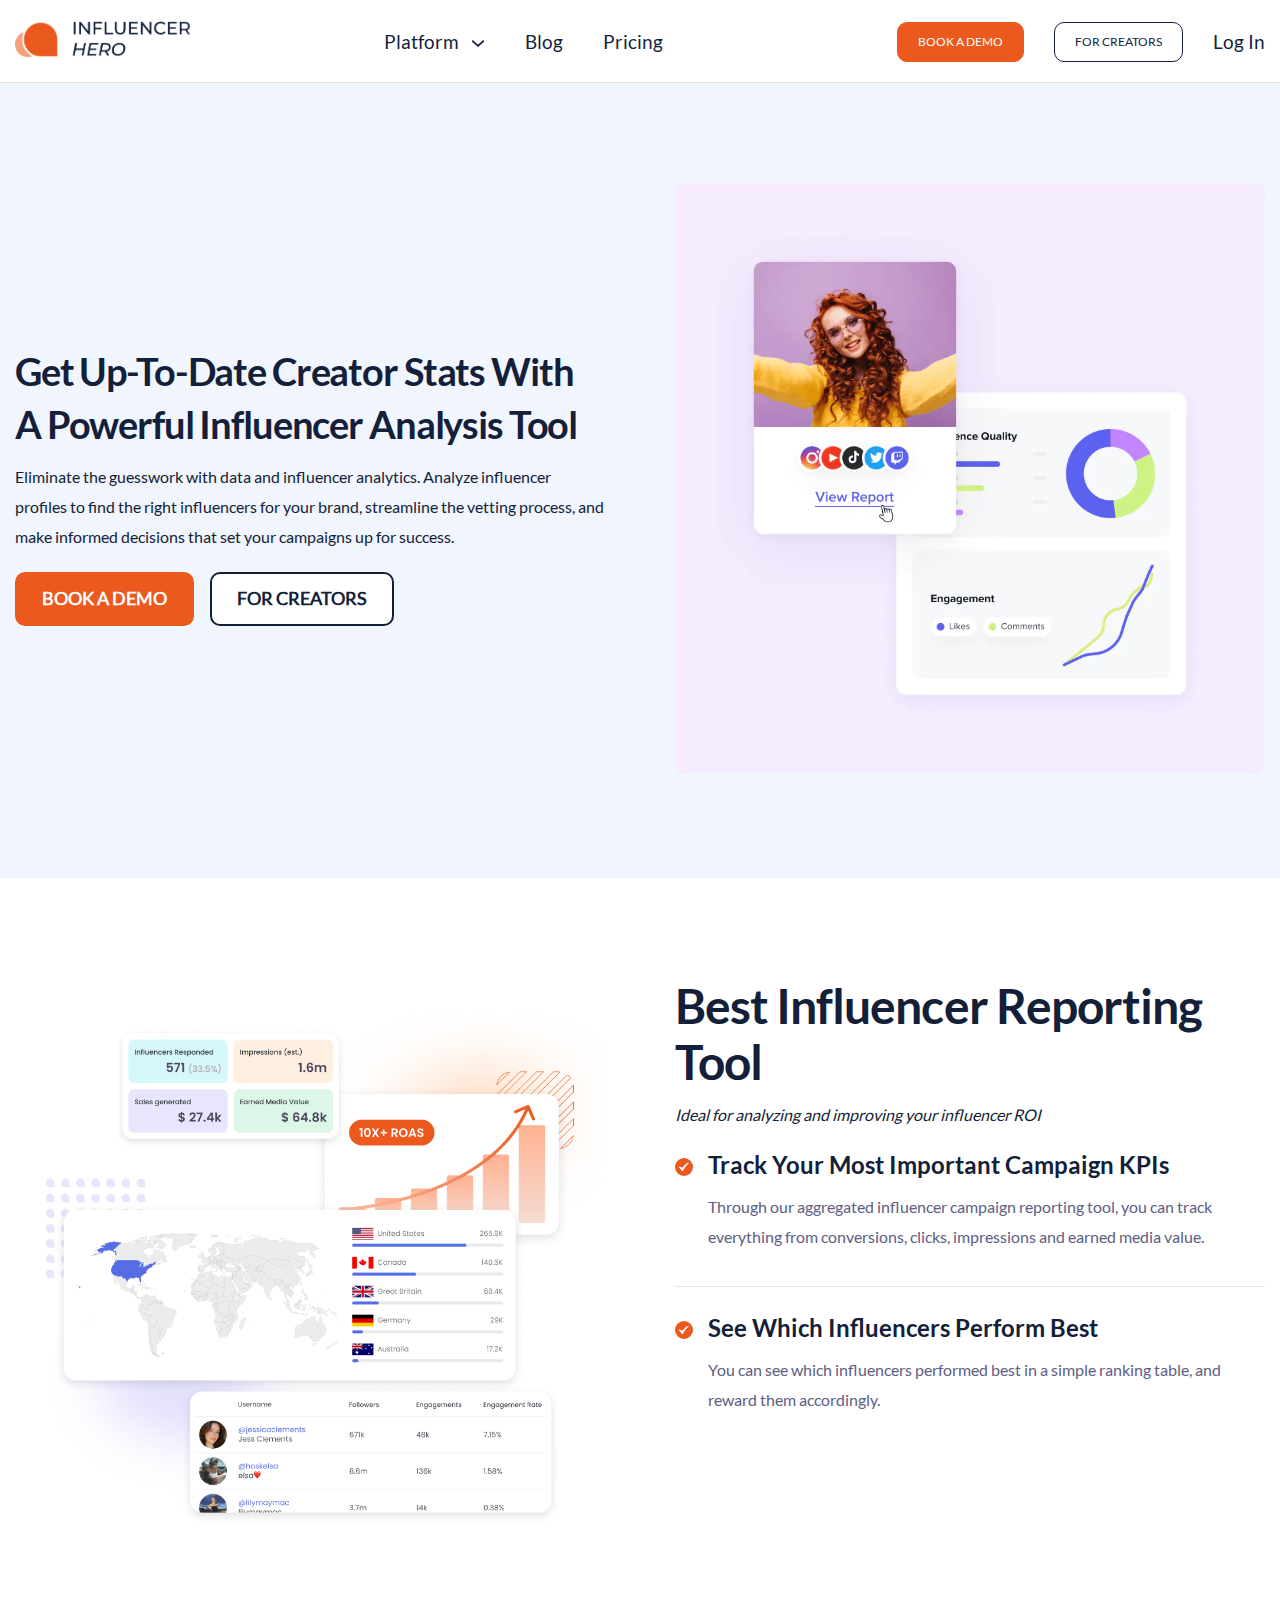
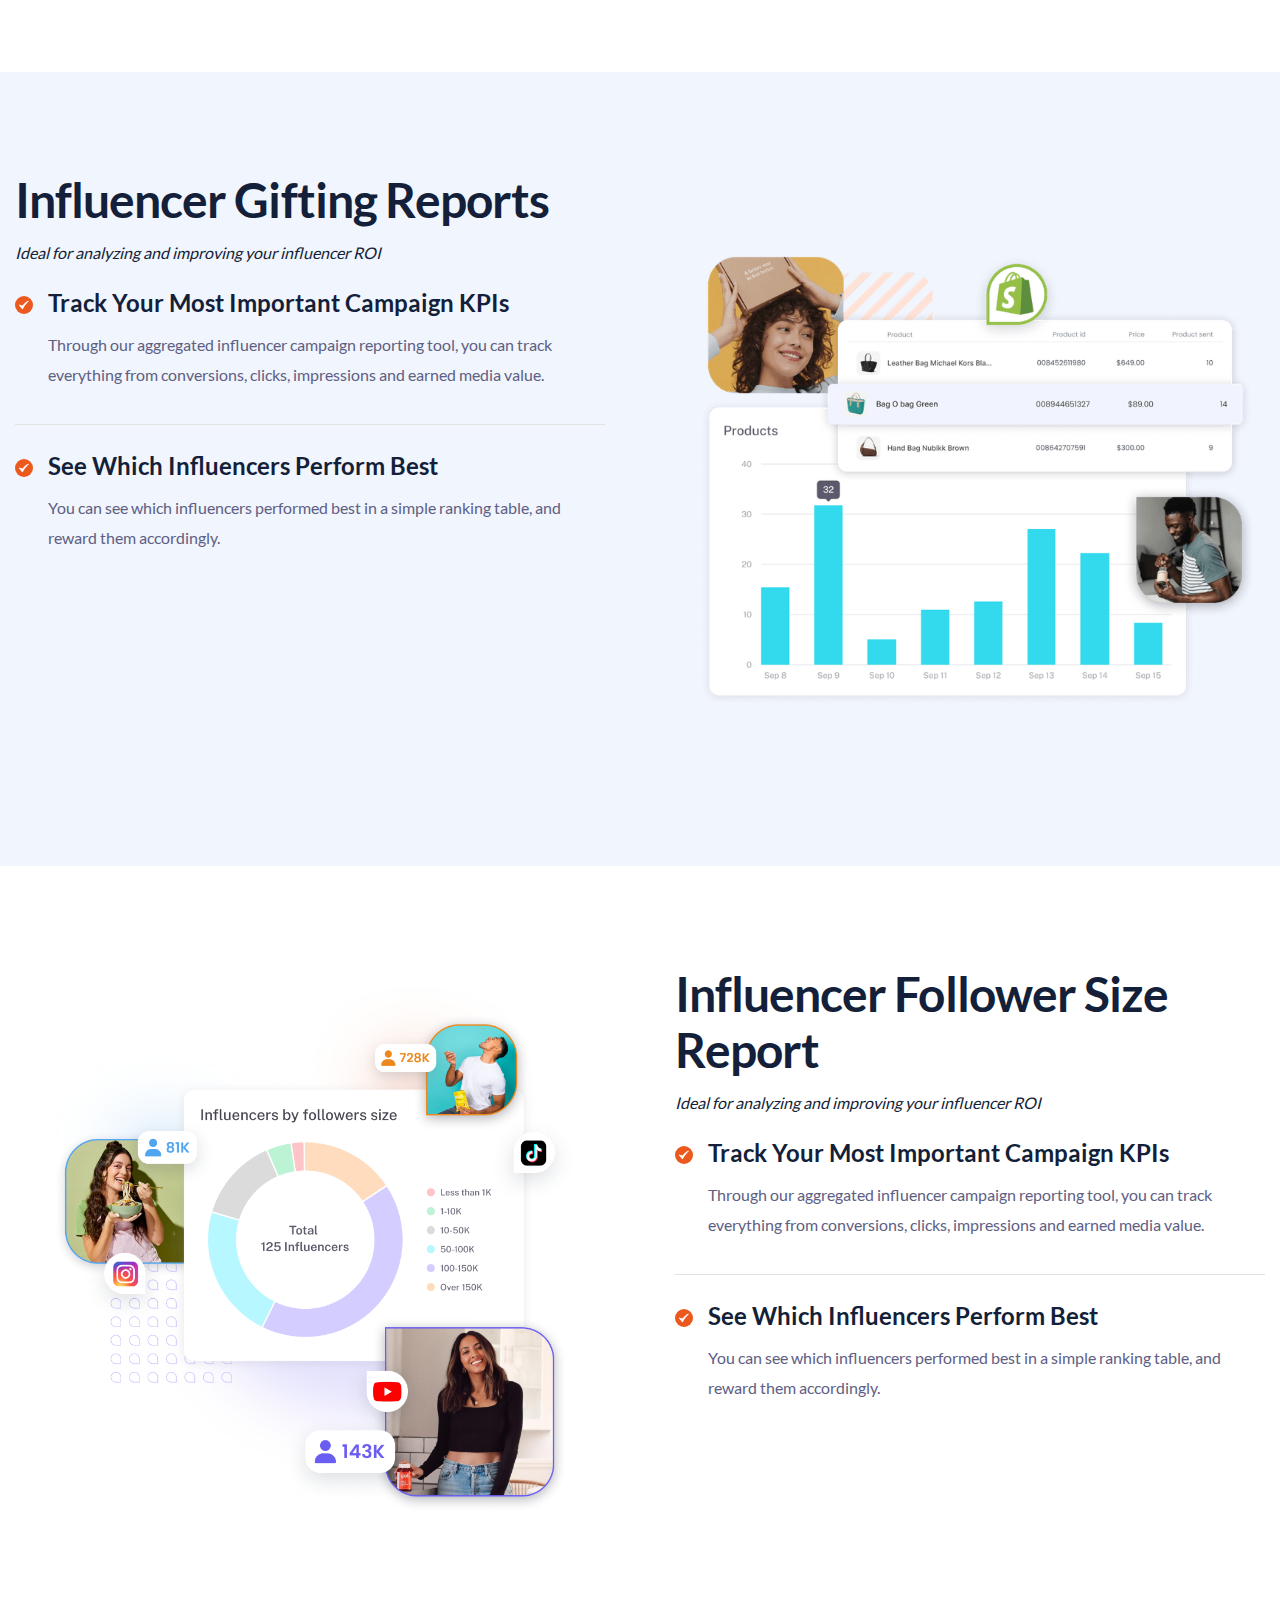
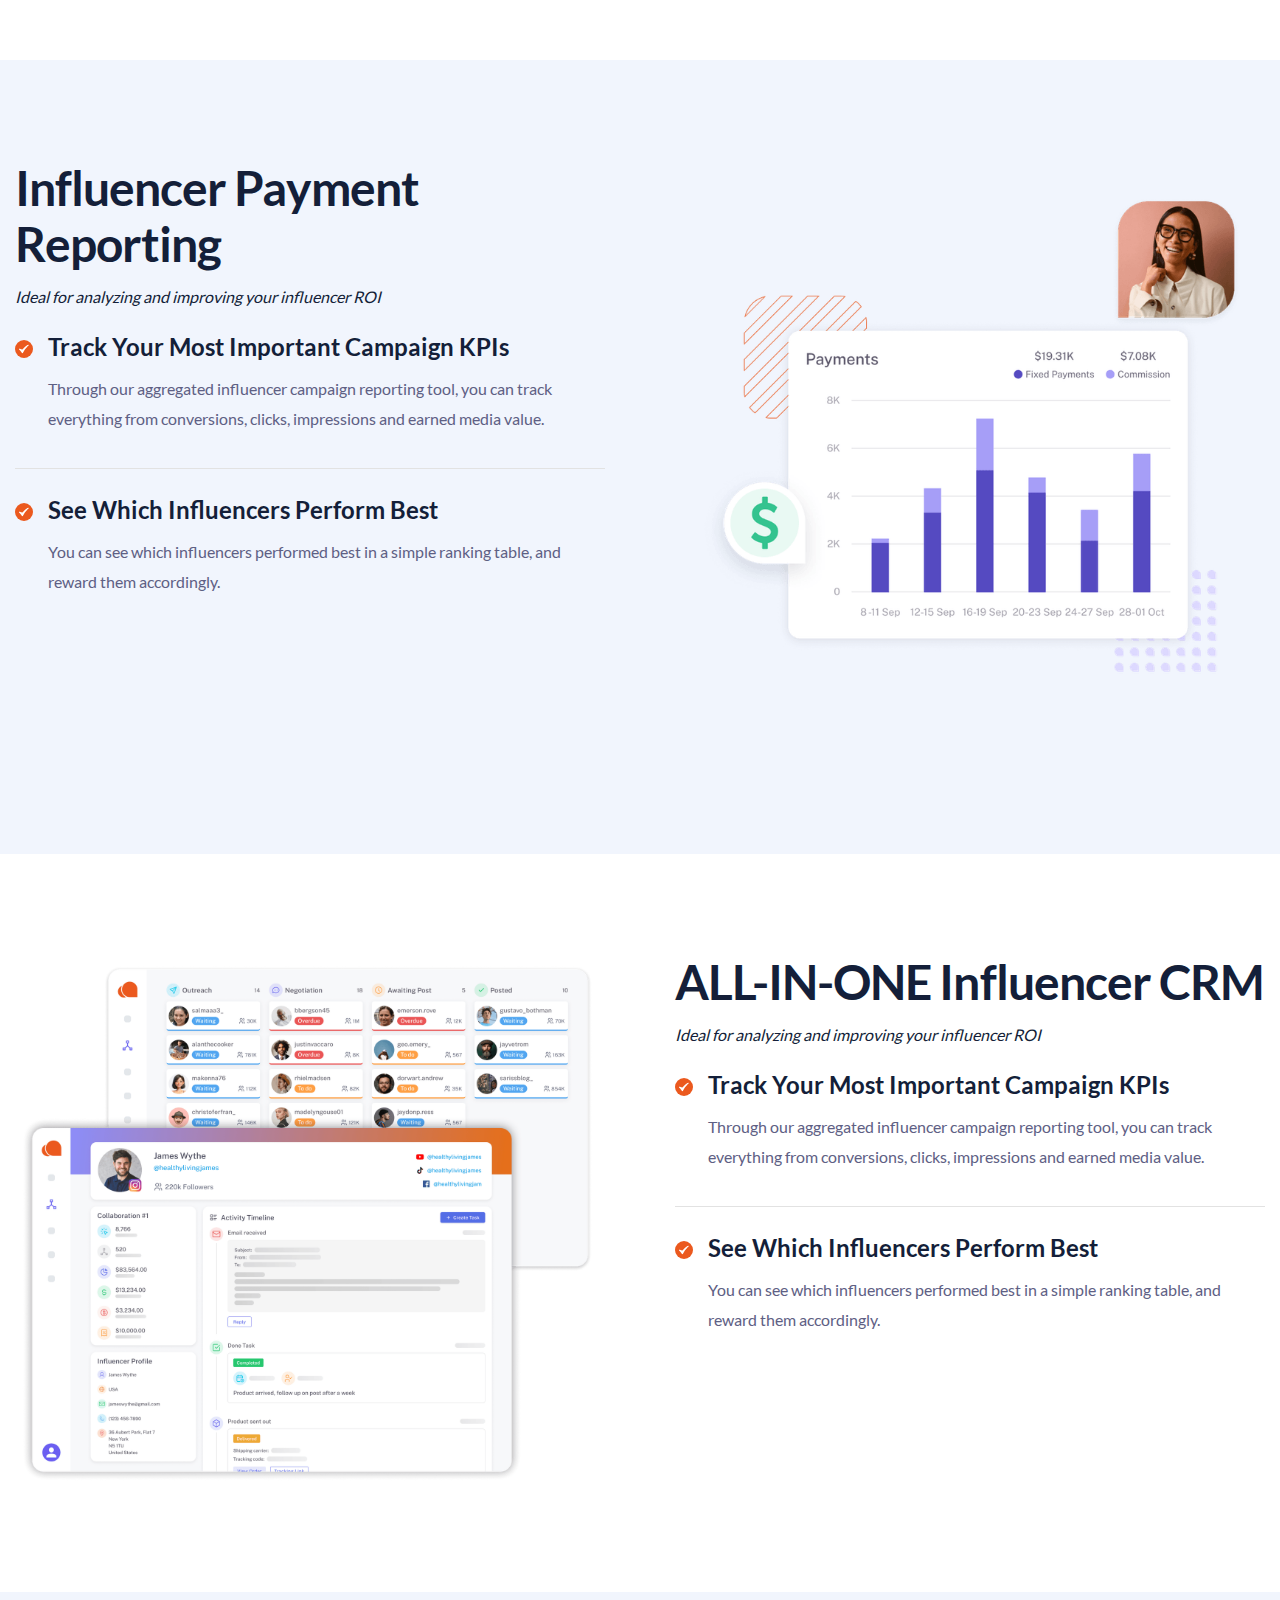
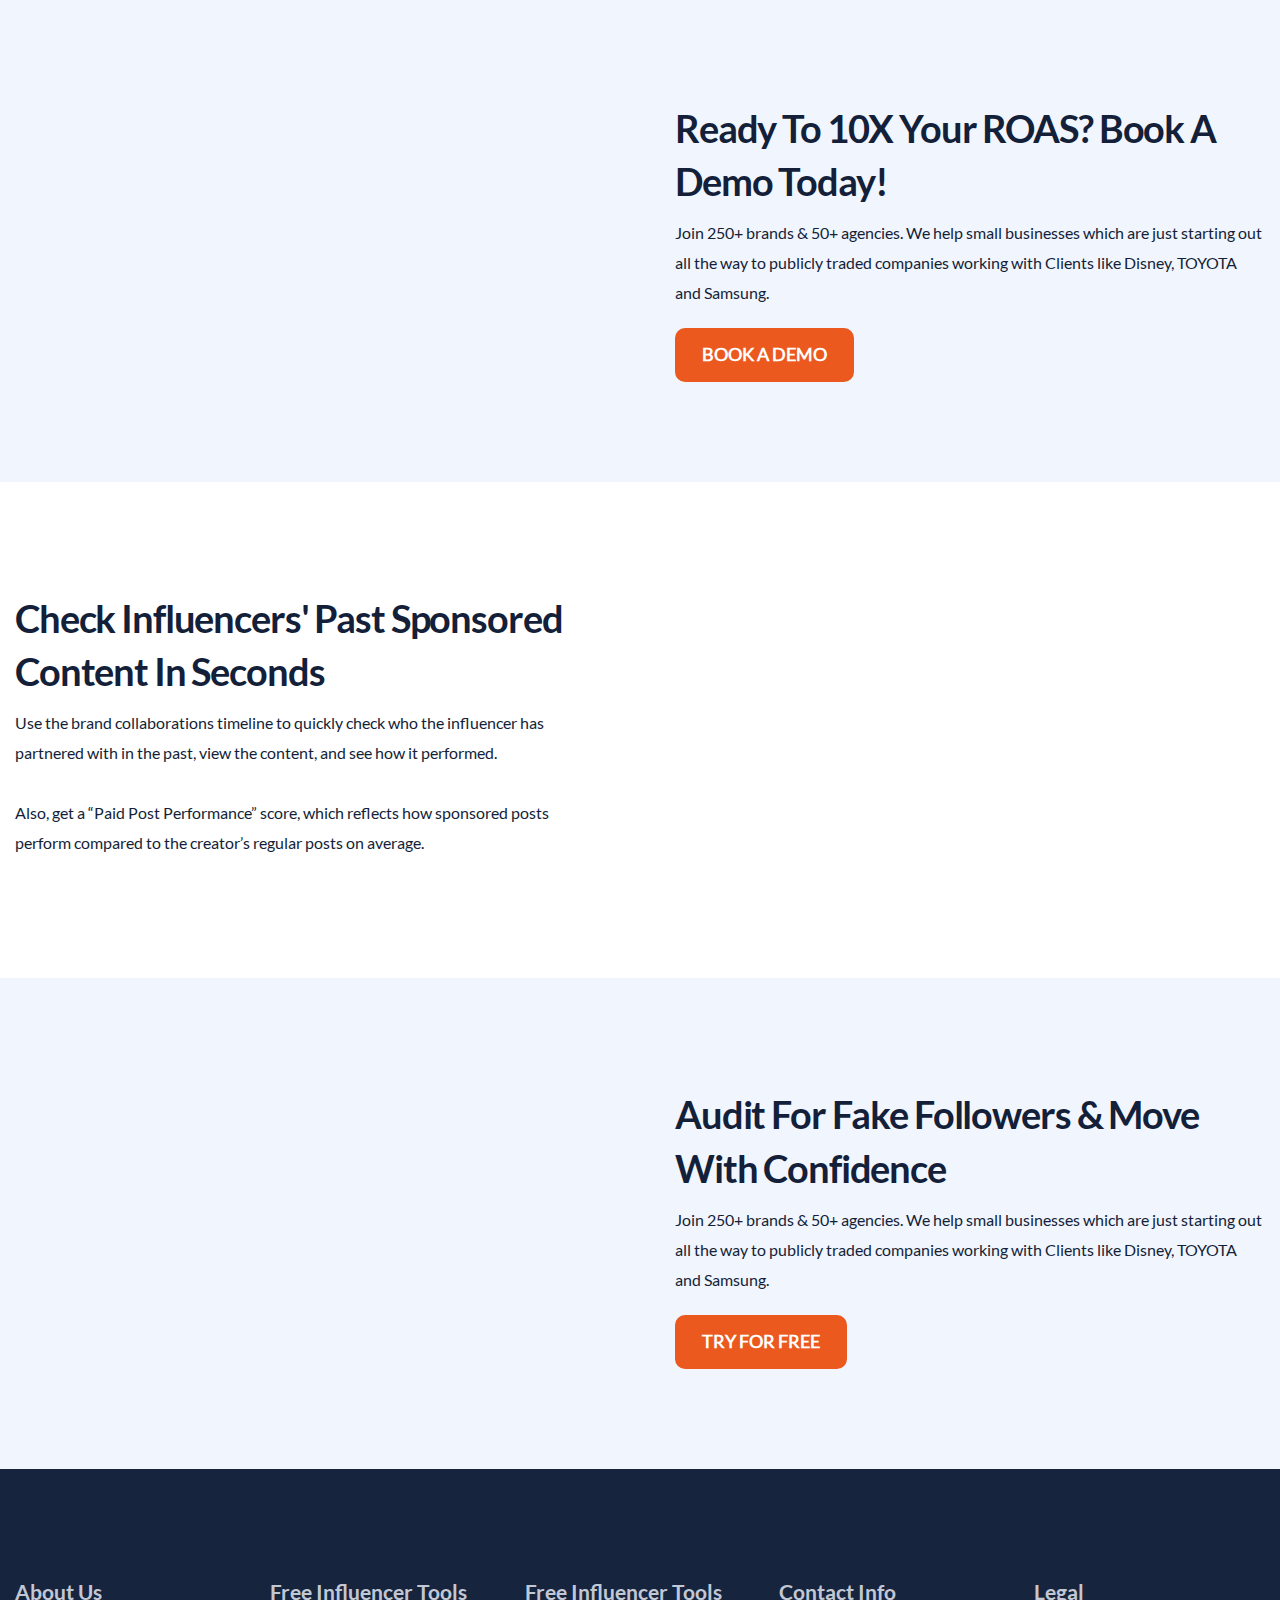
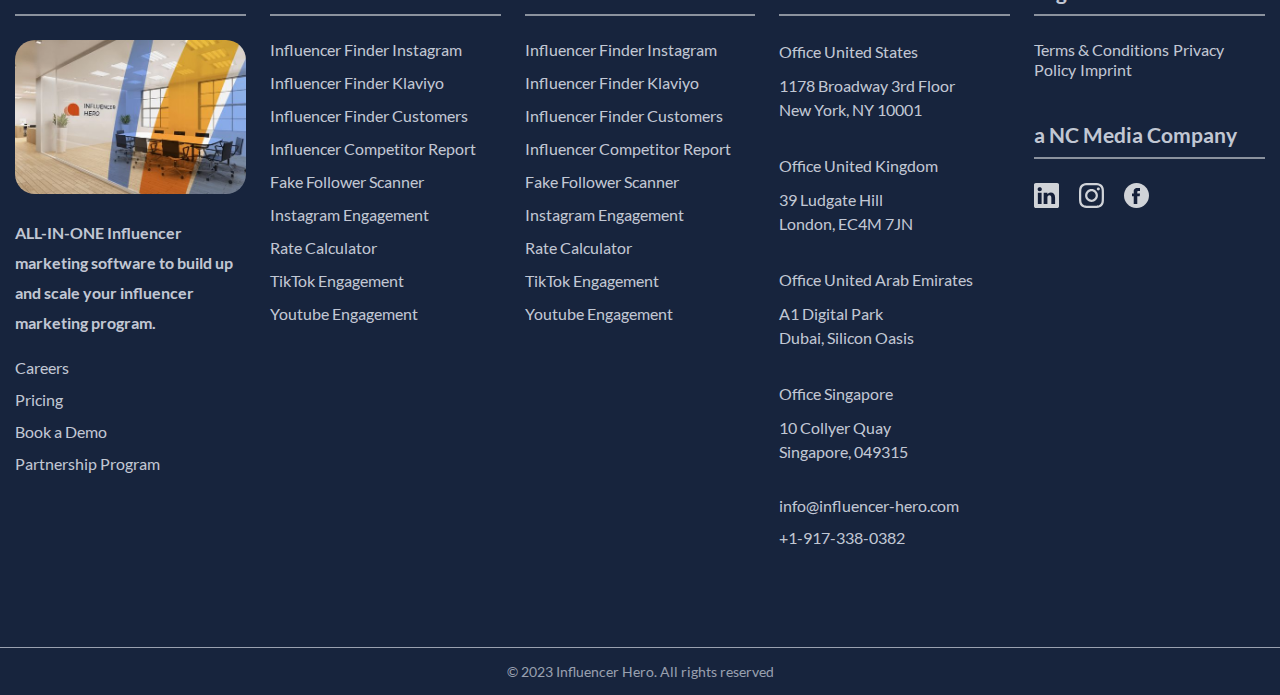
<file: pages/influncer.html>
<!DOCTYPE html>
<html lang="en">

<head>
    <meta charset="UTF-8">
    <meta name="viewport" content="width=device-width, initial-scale=1.0">
    <link rel="stylesheet" href="../css/style.css">
    <title>Document</title>
</head>

<body>
    <header class="site-header">
        <div class="header__container">
            <div class="header__wrapper">
                <!-- Logo -->
                <div class="header__logo">
                    <a href="index.html">
                        <img src="../assets/64a0120f26067bbd5896b39c_CI_InfluencerHero_FV.png" alt="logo">
                    </a>

                    <div class="menu--btn">
                        <span class="menu--line line--one"></span>
                        <span class="menu--line line--two"></span>
                    </div>
                </div>

                <!-- Navigation -->
                <div class="header__nav">
                    <ul class="nav__list">
                        <li class="nav__item nav__item--has-dropdown">
                            <span class="nav__item--has-dropdown-wrap">
                                <span class="nav__title">Platform</span>
                                <span class="nav-rotate--icon"><img src="../assets/65f32f9fc8a2efbbafa7fae8_8 501.svg"
                                        alt="icon"></span>
                            </span>
                            <div class="dropdown-menu-cont">
                                <div class="dropdown-menu">
                                    <div class="dropdown-menu__content">
                                        <ul class="dropdown-menu__list">
                                            <li class="dropdown-menu__item">
                                                <span class="dropdown-menu__icon">
                                                    <img src="../assets/64a1b9b7709a48bfa6161131_Menu-analyze-influencers 1.svg"
                                                        alt="icon">
                                                </span>
                                                <a href="" class="dropdown-menu-ancur">
                                                    <span class="dropdown-menu__title">
                                                        Find Influencers
                                                        <span class="dropdown-menu__title-arrow"><img
                                                                src="../assets/649eae9280d73b35d8ed2f13_Vector.svg"
                                                                alt="icon"></span>
                                                    </span>
                                                    <span class="dropdown-menu__desc">
                                                        Find influencers using detailed filters, including location,
                                                        audience demographics, look a likes and much more
                                                    </span>
                                                </a>
                                            </li>
                                            <li class="dropdown-menu__item">
                                                <span class="dropdown-menu__icon">
                                                    <img src="../assets/64a1b9b7709a48bfa6161131_Menu-analyze-influencers 1.svg"
                                                        alt="icon">
                                                </span>
                                                <a href="" class="dropdown-menu-ancur">
                                                    <span class="dropdown-menu__title">
                                                        Find Influencers
                                                        <span class="dropdown-menu__title-arrow"><img
                                                                src="../assets/649eae9280d73b35d8ed2f13_Vector.svg"
                                                                alt="icon"></span>
                                                    </span>
                                                    <span class="dropdown-menu__desc">
                                                        Find influencers using detailed filters, including location,
                                                        audience demographics, look a likes and much more
                                                    </span>
                                                </a>
                                            </li>


                                            <!-- Repeat the above li for all menu items -->
                                        </ul>
                                    </div>
                                    <div class="dropdown-menu__image">
                                        <img src="../assets/64a02ec2723d50f75d77087f_group_19-p-500.png" alt="img">
                                    </div>
                                </div>
                            </div>
                        </li>
                        <li class="nav__item"><a href="">Blog</a></li>
                        <li class="nav__item"><a href="">Pricing</a></li>
                        <li><a href="#" class="nav__item btn--login--mob">Log In</a></li>
                    </ul>
                </div>

                <!-- CTA Buttons -->
                <div class="header__actions">
                    <a href="#" class="btn btn--demo">book a demo</a>
                    <a href="#" class="btn btn--creator">for creators</a>
                    <a href="#" class="btn btn--login">Log In</a>
                </div>
            </div>
        </div>
    </header>


    <main>
        <section class="hero-section container-pd">
            <div class="hero-section__container--influncer container-wd">
                <div class="hero-section__content">
                    <h1 class="hero-section__heading">
                        Get up-to-date creator stats with a powerful influencer analysis tool
                    </h1>
                    <p class="hero-section__description">
                        Eliminate the guesswork with data and influencer analytics. Analyze influencer profiles to find
                        the right influencers for your brand, streamline the vetting process, and make informed
                        decisions that set your campaigns up for success.
                    </p>
                    <div class="hero-section__buttons">
                        <a href="#" class="btn--demo-hero same-btn">book a demo</a>
                        <a href="#" class="btn--creator-hero same-btn">for creators</a>
                    </div>
                </div>

                <div class="hero-section__image">
                    <img src="../assets/property-1-analytics-overview-2-64c24b15425c1.webp" alt="img" loading="lazy">
                </div>
            </div>
        </section>

        <section class="creator-storefronts-section--influncer container-pd">
            <div class="creator-storefronts-section__container container-wd">

                <!-- Image Section -->
                <div class="creator-storefronts-section__image">
                    <img src="../assets/67cacd82ade7ba6389e4d2a7_Frame 38293 (1).png" alt="img" loading="lazy">
                </div>

                <!-- Content Section -->
                <div class="tabs-section__tab5-content creator-storefronts-section__content">
                    <h2 class="tabs-section__heading same--heading2">Best influencer reporting tool</h2>
                    <p class="tabs-section__description"><i>Ideal for analyzing and improving your influencer ROI</i></p>

                    <!-- Features List -->
                    <div class="tabs-section__features creator-storefronts-section__features">
                        <div class="tabs-section__feature creator-storefronts-section__feature">
                            <span class="tabs-section__feature-icon">
                                <img src="../assets/661e3a1d10bdcbcaf7a272f2_99.svg" alt="icon">
                            </span>
                            <div class="tabs-section__feature-text">
                                <h3>Track your most important campaign KPIs</h3>
                                <p>Through our aggregated influencer campaign reporting tool, you can track everything from conversions, clicks, impressions and earned media value.</p>
                            </div>
                        </div>

                        <div class="tabs-section__feature creator-storefronts-section__feature">
                            <span class="tabs-section__feature-icon">
                                <img src="../assets/661e3a1d10bdcbcaf7a272f2_99.svg" alt="icon">
                            </span>
                            <div class="tabs-section__feature-text">
                                <h3>See which influencers perform best</h3>
                                <p>You can see which influencers performed best in a simple ranking table, and reward them accordingly.</p>
                            </div>
                        </div>

                    </div>

                </div>

            </div>
        </section>

        <section class="creator-storefronts-section--influncer container-pd bg-gray">
            <div class="creator-storefronts-section__container container-wd colunm-revs">

                

                <!-- Content Section -->
                <div class="tabs-section__tab5-content creator-storefronts-section__content">
                    <h2 class="tabs-section__heading same--heading2">influencer gifting reports</h2>
                    <p class="tabs-section__description"><i>Ideal for analyzing and improving your influencer ROI</i></p>

                    <!-- Features List -->
                    <div class="tabs-section__features creator-storefronts-section__features">
                        <div class="tabs-section__feature creator-storefronts-section__feature">
                            <span class="tabs-section__feature-icon">
                                <img src="../assets/661e3a1d10bdcbcaf7a272f2_99.svg" alt="icon">
                            </span>
                            <div class="tabs-section__feature-text">
                                <h3>Track your most important campaign KPIs</h3>
                                <p>Through our aggregated influencer campaign reporting tool, you can track everything from conversions, clicks, impressions and earned media value.</p>
                            </div>
                        </div>

                        <div class="tabs-section__feature creator-storefronts-section__feature">
                            <span class="tabs-section__feature-icon">
                                <img src="../assets/661e3a1d10bdcbcaf7a272f2_99.svg" alt="icon">
                            </span>
                            <div class="tabs-section__feature-text">
                                <h3>See which influencers perform best</h3>
                                <p>You can see which influencers performed best in a simple ranking table, and reward them accordingly.</p>
                            </div>
                        </div>

                    </div>

                </div>

                <!-- Image Section -->
                <div class="creator-storefronts-section__image">
                    <img src="../assets/67a06d7b83496c57aeb13f0b_Frame 38201-p-800.png" alt="img" loading="lazy">
                </div>

            </div>
        </section>

        <section class="creator-storefronts-section--influncer container-pd">
            <div class="creator-storefronts-section__container container-wd">

                <!-- Image Section -->
                <div class="creator-storefronts-section__image">
                    <img src="../assets/67b889cf6f6b126148a8ef5e_Frame 38202 (1).png" alt="img" loading="lazy">
                </div>

                <!-- Content Section -->
                <div class="tabs-section__tab5-content creator-storefronts-section__content">
                    <h2 class="tabs-section__heading same--heading2">influencer follower size report</h2>
                    <p class="tabs-section__description"><i>Ideal for analyzing and improving your influencer ROI</i></p>

                    <!-- Features List -->
                    <div class="tabs-section__features creator-storefronts-section__features">
                        <div class="tabs-section__feature creator-storefronts-section__feature">
                            <span class="tabs-section__feature-icon">
                                <img src="../assets/661e3a1d10bdcbcaf7a272f2_99.svg" alt="icon">
                            </span>
                            <div class="tabs-section__feature-text">
                                <h3>Track your most important campaign KPIs</h3>
                                <p>Through our aggregated influencer campaign reporting tool, you can track everything from conversions, clicks, impressions and earned media value.</p>
                            </div>
                        </div>

                        <div class="tabs-section__feature creator-storefronts-section__feature">
                            <span class="tabs-section__feature-icon">
                                <img src="../assets/661e3a1d10bdcbcaf7a272f2_99.svg" alt="icon">
                            </span>
                            <div class="tabs-section__feature-text">
                                <h3>See which influencers perform best</h3>
                                <p>You can see which influencers performed best in a simple ranking table, and reward them accordingly.</p>
                            </div>
                        </div>

                    </div>

                </div>

                

            </div>
        </section>

        <section class="creator-storefronts-section--influncer container-pd bg-gray">
            <div class="creator-storefronts-section__container container-wd colunm-revs">

                

                <!-- Content Section -->
                <div class="tabs-section__tab5-content creator-storefronts-section__content">
                    <h2 class="tabs-section__heading same--heading2">influencer payment reporting</h2>
                    <p class="tabs-section__description"><i>Ideal for analyzing and improving your influencer ROI</i></p>

                    <!-- Features List -->
                    <div class="tabs-section__features creator-storefronts-section__features">
                        <div class="tabs-section__feature creator-storefronts-section__feature">
                            <span class="tabs-section__feature-icon">
                                <img src="../assets/661e3a1d10bdcbcaf7a272f2_99.svg" alt="icon">
                            </span>
                            <div class="tabs-section__feature-text">
                                <h3>Track your most important campaign KPIs</h3>
                                <p>Through our aggregated influencer campaign reporting tool, you can track everything from conversions, clicks, impressions and earned media value.</p>
                            </div>
                        </div>

                        <div class="tabs-section__feature creator-storefronts-section__feature">
                            <span class="tabs-section__feature-icon">
                                <img src="../assets/661e3a1d10bdcbcaf7a272f2_99.svg" alt="icon">
                            </span>
                            <div class="tabs-section__feature-text">
                                <h3>See which influencers perform best</h3>
                                <p>You can see which influencers performed best in a simple ranking table, and reward them accordingly.</p>
                            </div>
                        </div>

                    </div>

                </div>

                <!-- Image Section -->
                <div class="creator-storefronts-section__image">
                    <img src="../assets/67b88a295ba88ba687e88255_Frame 38218-p-800.png" alt="img" loading="lazy">
                </div>

            </div>
        </section>

        <section class="creator-storefronts-section--influncer container-pd">
            <div class="creator-storefronts-section__container container-wd">

                <!-- Image Section -->
                <div class="creator-storefronts-section__image">
                    <img src="../assets/668ed2be6be160c89ac13375_Frame 38013 (4)-p-1600.png" alt="img" loading="lazy">
                </div>

                <!-- Content Section -->
                <div class="tabs-section__tab5-content creator-storefronts-section__content">
                    <h2 class="tabs-section__heading same--heading2">ALL-IN-ONE Influencer CRM</h2>
                    <p class="tabs-section__description"><i>Ideal for analyzing and improving your influencer ROI</i></p>

                    <!-- Features List -->
                    <div class="tabs-section__features creator-storefronts-section__features">
                        <div class="tabs-section__feature creator-storefronts-section__feature">
                            <span class="tabs-section__feature-icon">
                                <img src="../assets/661e3a1d10bdcbcaf7a272f2_99.svg" alt="icon">
                            </span>
                            <div class="tabs-section__feature-text">
                                <h3>Track your most important campaign KPIs</h3>
                                <p>Through our aggregated influencer campaign reporting tool, you can track everything from conversions, clicks, impressions and earned media value.</p>
                            </div>
                        </div>

                        <div class="tabs-section__feature creator-storefronts-section__feature">
                            <span class="tabs-section__feature-icon">
                                <img src="../assets/661e3a1d10bdcbcaf7a272f2_99.svg" alt="icon">
                            </span>
                            <div class="tabs-section__feature-text">
                                <h3>See which influencers perform best</h3>
                                <p>You can see which influencers performed best in a simple ranking table, and reward them accordingly.</p>
                            </div>
                        </div>

                    </div>

                </div>

                

            </div>
        </section>

        <section class="agencies-section container-pd bg-gray">
            <div class="hero-section__container--influncer container-wd">
                <div class="hero-section__image">
                    <img src="../assets/64a059a0683140e40905d7f0_Group 20-p-500.png" alt="img" loading="lazy">
                </div>
                <div class="hero-section__content">
                    <h1 class="hero-section__heading">
                        Ready to 10X your ROAS? Book a Demo today!
                    </h1>
                    <p class="hero-section__description">
                        Join 250+ brands & 50+ agencies. We help small businesses which are just starting out all the way to publicly traded companies working with Clients like Disney, TOYOTA and Samsung.
                    </p>
                    <div class="hero-section__buttons">
                        <a href="#" class="btn--demo-hero same-btn">BOOK A DEMO</a>
                    </div>
                </div>

                
            </div>
        </section>


        <section class="agencies-section container-pd">
            <div class="hero-section__container--influncer container-wd colunm-revs">
                
                <div class="hero-section__content">
                    <h1 class="hero-section__heading">
                        Check influencers' past sponsored content in seconds
                    </h1>
                    <p class="hero-section__description">
                        Use the brand collaborations timeline to quickly check who the influencer has partnered with in the past, view the content, and see how it performed. <br> <br>
                        Also, get a “Paid Post Performance” score, which reflects how sponsored posts perform compared to the creator’s regular posts on average.
                    </p>
                </div>

                <div class="hero-section__image">
                    <img src="../assets/6787b02b62f318606a6e33f6_img_brand collaborations-p-800.png" alt="img" loading="lazy">
                </div>
                
            </div>
        </section>

        <section class="agencies-section container-pd bg-gray">
            <div class="hero-section__container--influncer container-wd">
                <div class="hero-section__image">
                    <img src="../assets/5f4f61fe6136e9ade31eb1eb_Web_illustration_feature_10.svg" alt="img" loading="lazy">
                </div>
                <div class="hero-section__content">
                    <h1 class="hero-section__heading">
                        Audit for fake followers & move with confidence
                    </h1>
                    <p class="hero-section__description">
                        Join 250+ brands & 50+ agencies. We help small businesses which are just starting out all the way to publicly traded companies working with Clients like Disney, TOYOTA and Samsung.
                    </p>
                    <div class="hero-section__buttons">
                        <a href="#" class="btn--demo-hero same-btn">Try For Free</a>
                    </div>
                </div>

                
            </div>
        </section>


    </main>

    <footer class="footer">
        <div class="footer__container container-pd">

            <div class="footer__top container-wd">
                <!-- About section -->
                <div class="footer__about">
                    <div class="footer__about-title">About Us</div>
                    <div class="footer__about-img">
                        <img src="../assets/64c8dec16165123ac927f581_ih_office_5-p-500.jpg" alt="img">
                    </div>
                    <p class="footer__about-text">
                        ALL-IN-ONE Influencer marketing software to build up and scale your influencer marketing
                        program.
                    </p>
                    <div class="footer__about-links">
                        <a href="#">Careers</a>
                        <a href="#">Pricing</a>
                        <a href="#">Book a Demo</a>
                        <a href="#">Partnership Program</a>
                    </div>
                </div>

                <!-- Tools list -->
                <div class="footer__tools">
                    <div class="footer__tools-title">Free Influencer Tools</div>
                    <ul class="footer__tools-list">
                        <li><a href="#">Influencer Finder Instagram</a></li>
                        <li><a href="#">Influencer Finder Klaviyo</a></li>
                        <li><a href="#">Influencer Finder Customers</a></li>
                        <li><a href="#">Influencer Competitor Report</a></li>
                        <li><a href="#">Fake Follower Scanner</a></li>
                        <li><a href="#">Instagram Engagement</a></li>
                        <li><a href="#">Rate Calculator</a></li>
                        <li><a href="#">TikTok Engagement</a></li>
                        <li><a href="#">Youtube Engagement</a></li>
                    </ul>
                </div>

                <!-- Duplicate tools section -->
                <div class="footer__tools-duplicate">
                    <div class="footer__tools-title">Free Influencer Tools</div>
                    <ul class="footer__tools-list">
                        <li><a href="#">Influencer Finder Instagram</a></li>
                        <li><a href="#">Influencer Finder Klaviyo</a></li>
                        <li><a href="#">Influencer Finder Customers</a></li>
                        <li><a href="#">Influencer Competitor Report</a></li>
                        <li><a href="#">Fake Follower Scanner</a></li>
                        <li><a href="#">Instagram Engagement</a></li>
                        <li><a href="#">Rate Calculator</a></li>
                        <li><a href="#">TikTok Engagement</a></li>
                        <li><a href="#">Youtube Engagement</a></li>
                    </ul>
                </div>

                <!-- Contact Info -->
                <div class="footer__contact">
                    <div class="footer__contact-title">Contact Info</div>
                    <div class="footer__locations">
                        <div class="footer__office">
                            <div class="footer__office-title">Office United States</div>
                            <div class="footer__office-address">1178 Broadway 3rd Floor<br>New York, NY 10001</div>
                        </div>
                        <div class="footer__office">
                            <div class="footer__office-title">Office United Kingdom</div>
                            <div class="footer__office-address">39 Ludgate Hill<br>London, EC4M 7JN</div>
                        </div>
                        <div class="footer__office">
                            <div class="footer__office-title">Office United Arab Emirates</div>
                            <div class="footer__office-address">A1 Digital Park<br>Dubai, Silicon Oasis</div>
                        </div>
                        <div class="footer__office">
                            <div class="footer__office-title">Office Singapore</div>
                            <div class="footer__office-address">10 Collyer Quay<br>Singapore, 049315</div>
                        </div>
                    </div>
                    <div class="footer__contact-links">
                        <a href="mailto:info@influencer-hero.com">info@influencer-hero.com</a>
                        <a href="tel:+1-917-338-0382">+1-917-338-0382</a>
                    </div>
                </div>

                <!-- Legal & Social -->
                <div class="footer__legal">
                    <div class="footer__legal-links">
                        <div class="footer__legal-title">Legal</div>
                        <div>
                            <a href="#">Terms & Conditions</a>
                            <a href="#">Privacy Policy</a>
                            <a href="#">Imprint</a>
                        </div>
                    </div>

                    <div class="footer__social">
                        <div class="footer__social-brand">a NC Media Company</div>
                        <ul class="footer__social-icons">
                            <li><a href="#"><img src="../assets/649da31bcad882a12b5db866_Layer_2.svg"
                                        alt="LinkedIn"></a>
                            </li>
                            <li><a href="#"><img src="../assets/649da35ab648e82c371e379f_Vector.svg" alt="Facebook"></a>
                            </li>
                            <li><a href="#"><img src="../assets/649da37fcd6795444f08da88_Group.svg" alt="Instagram"></a>
                            </li>
                        </ul>
                    </div>
                </div>
            </div>

        </div>
        <!-- Bottom -->
        <div class="footer__bottom">
            <p>© 2023 Influencer Hero. All rights reserved</p>
        </div>
    </footer>

    <script src="../js/script.js"></script>

</body>

</html>
</file>
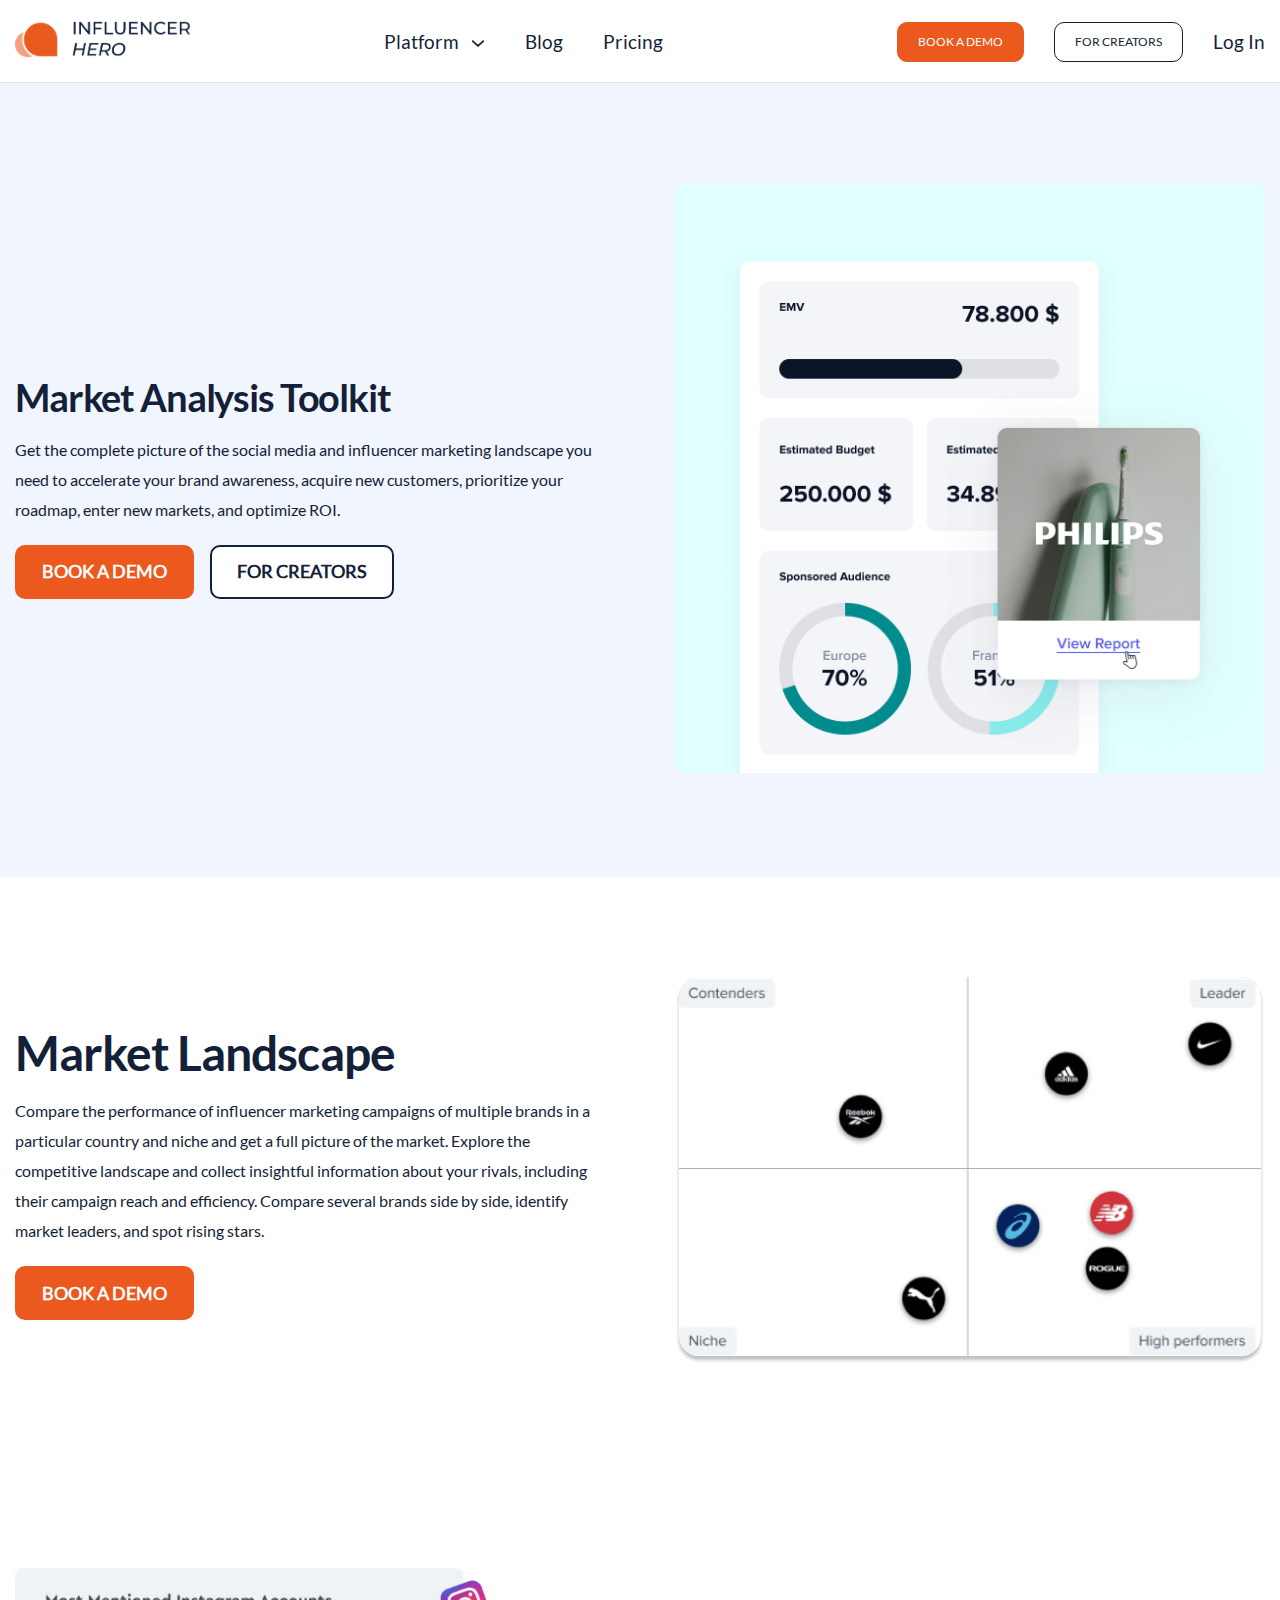
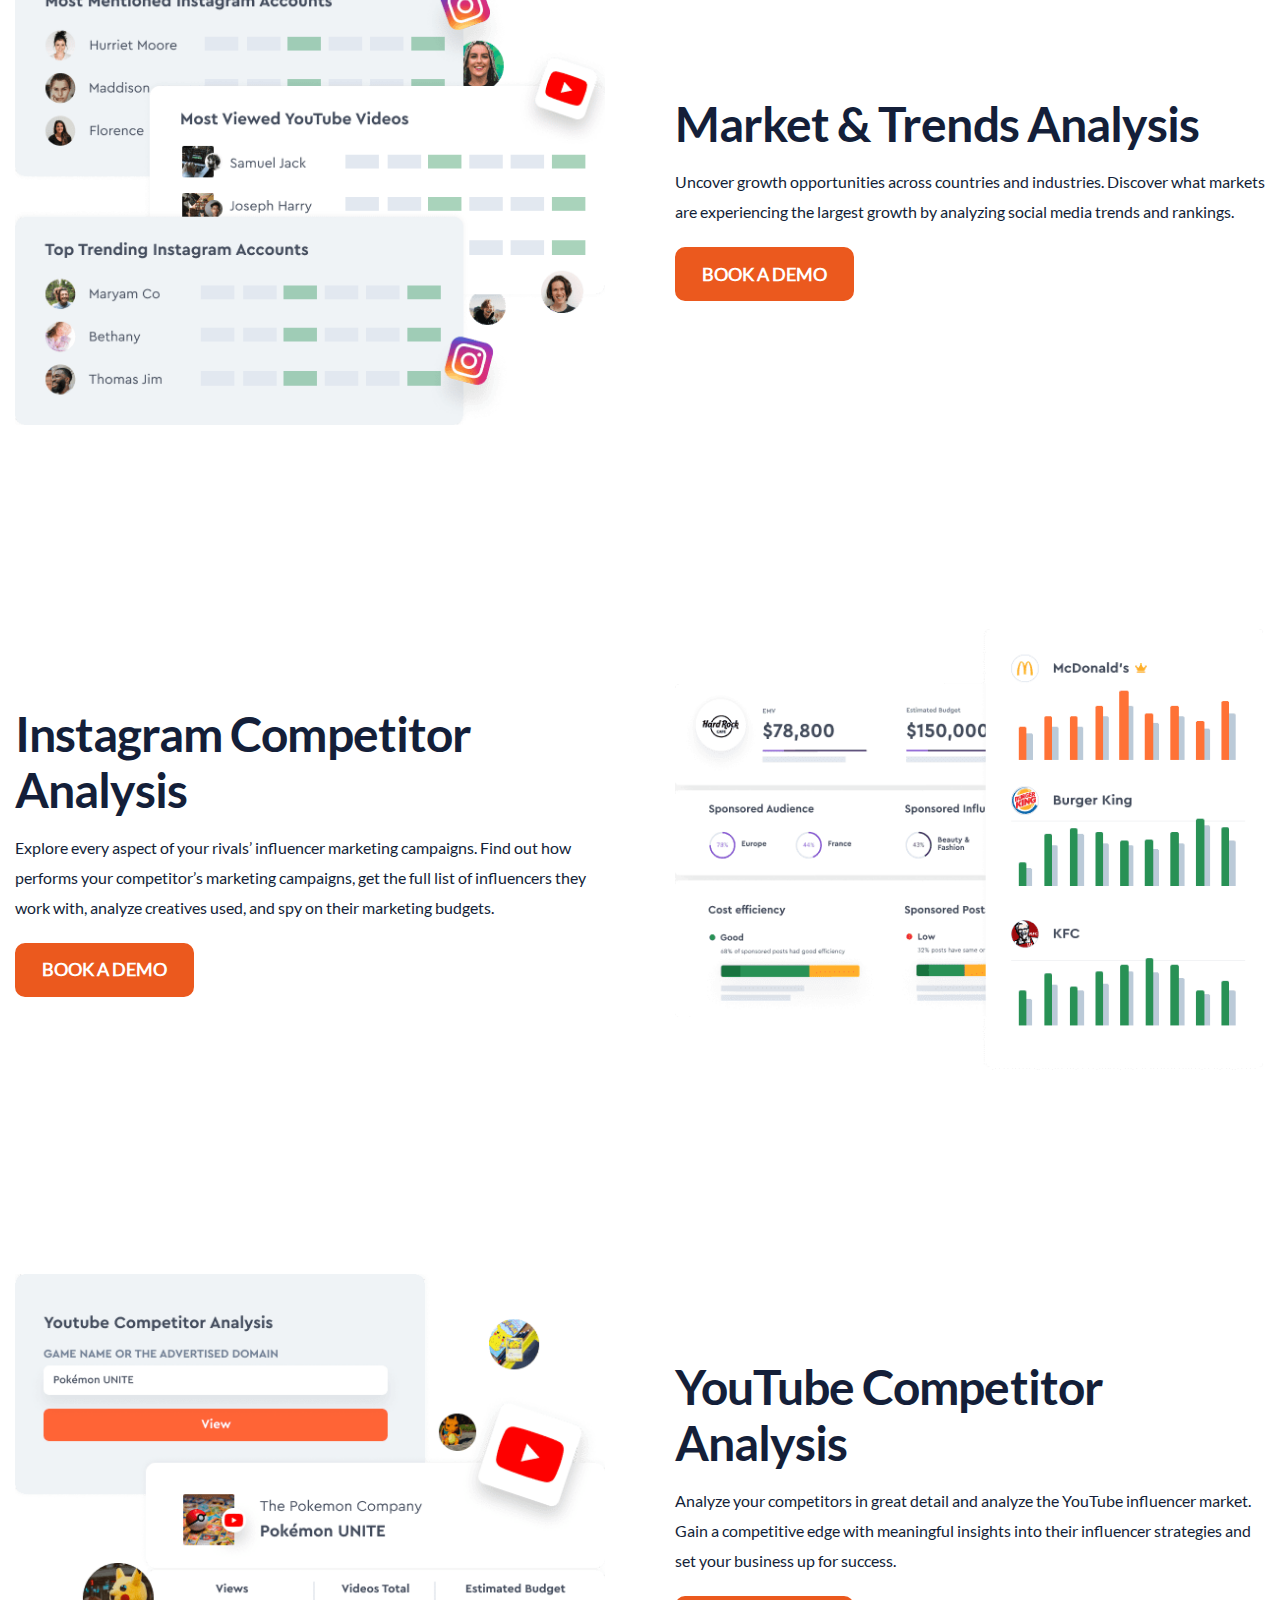
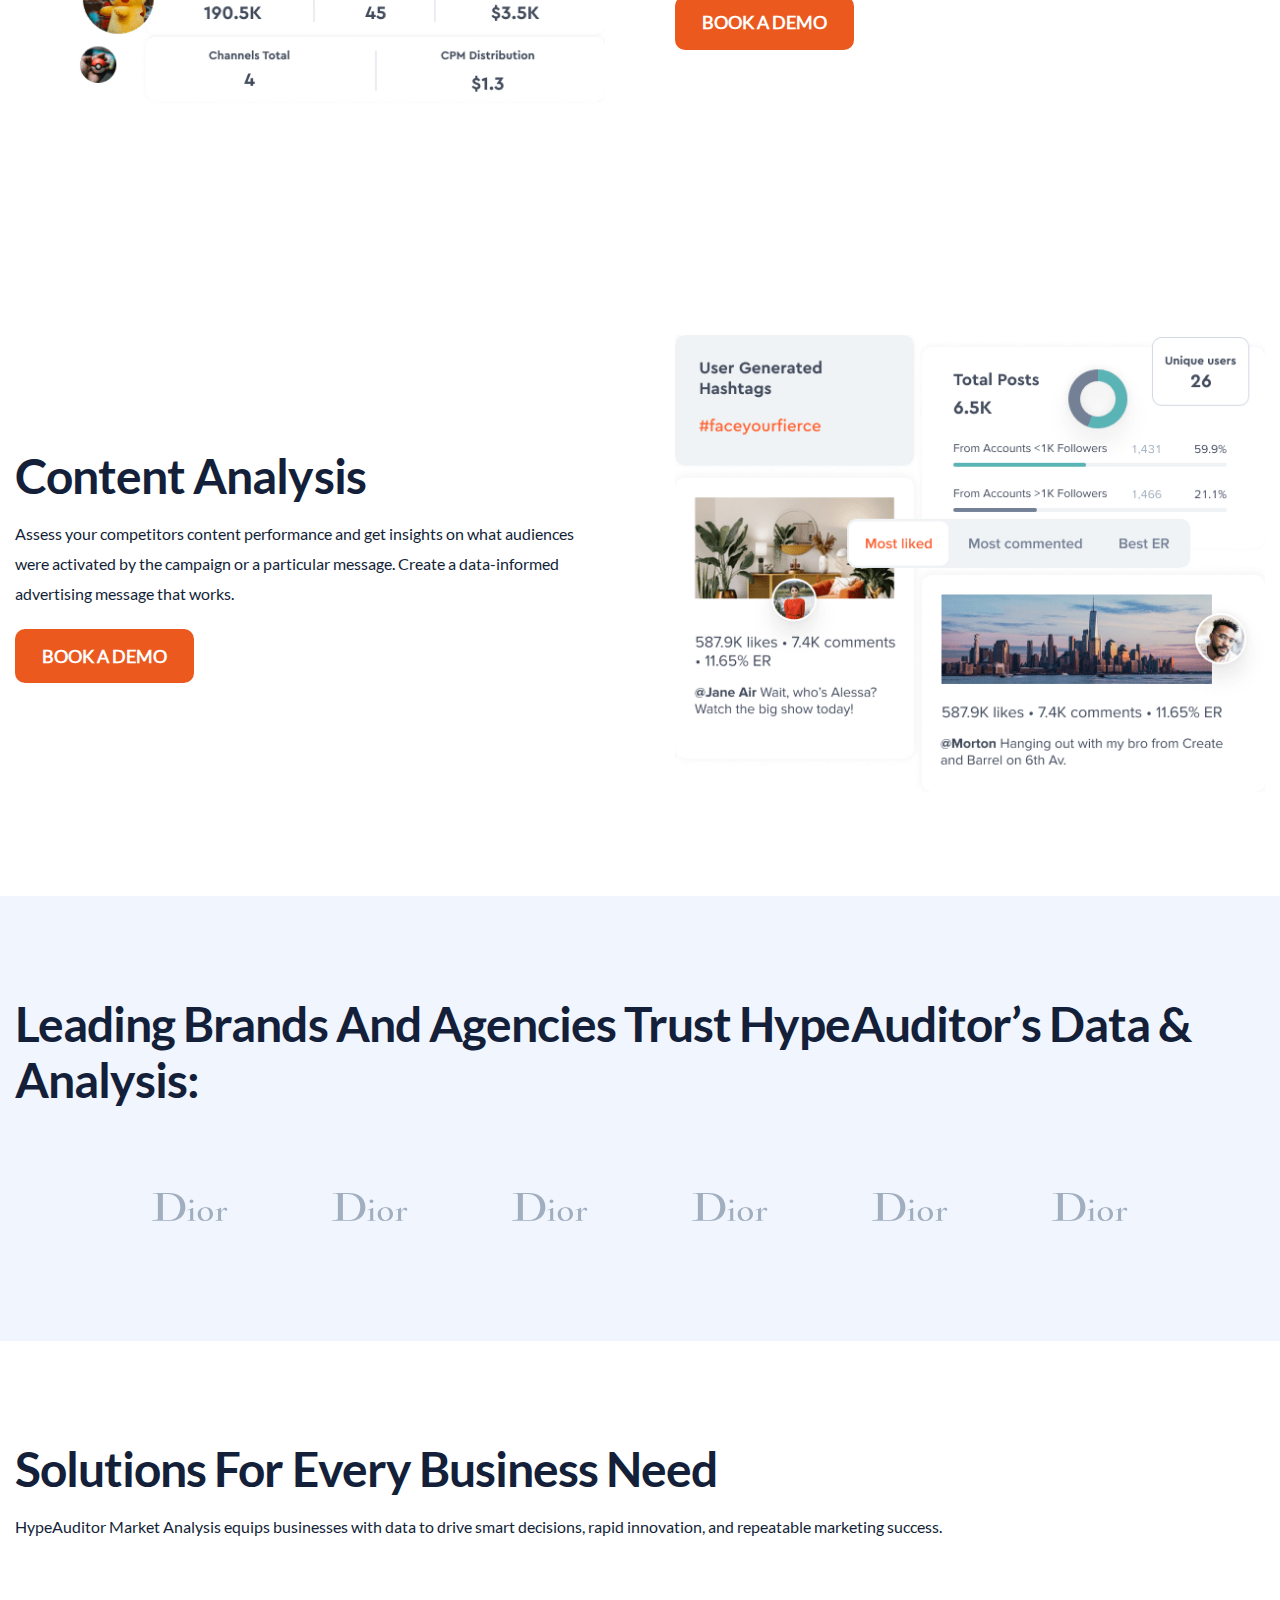
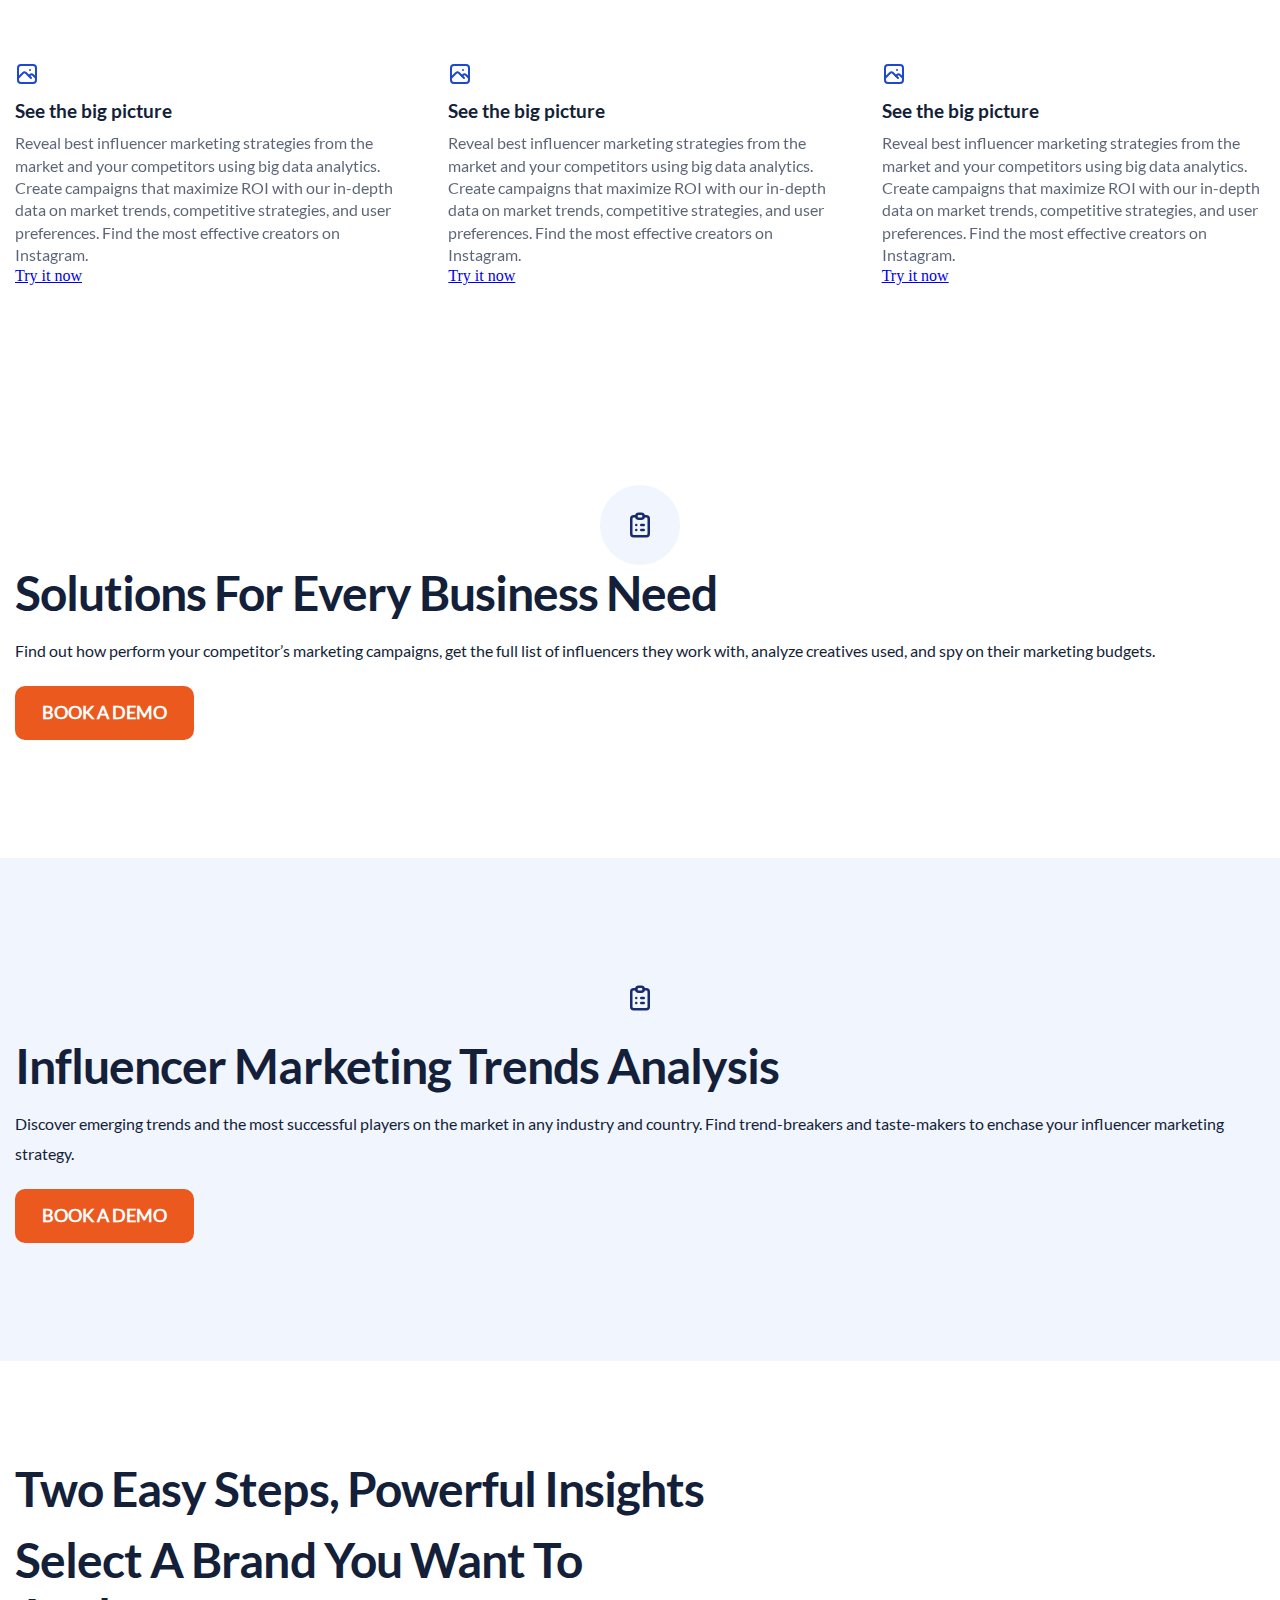
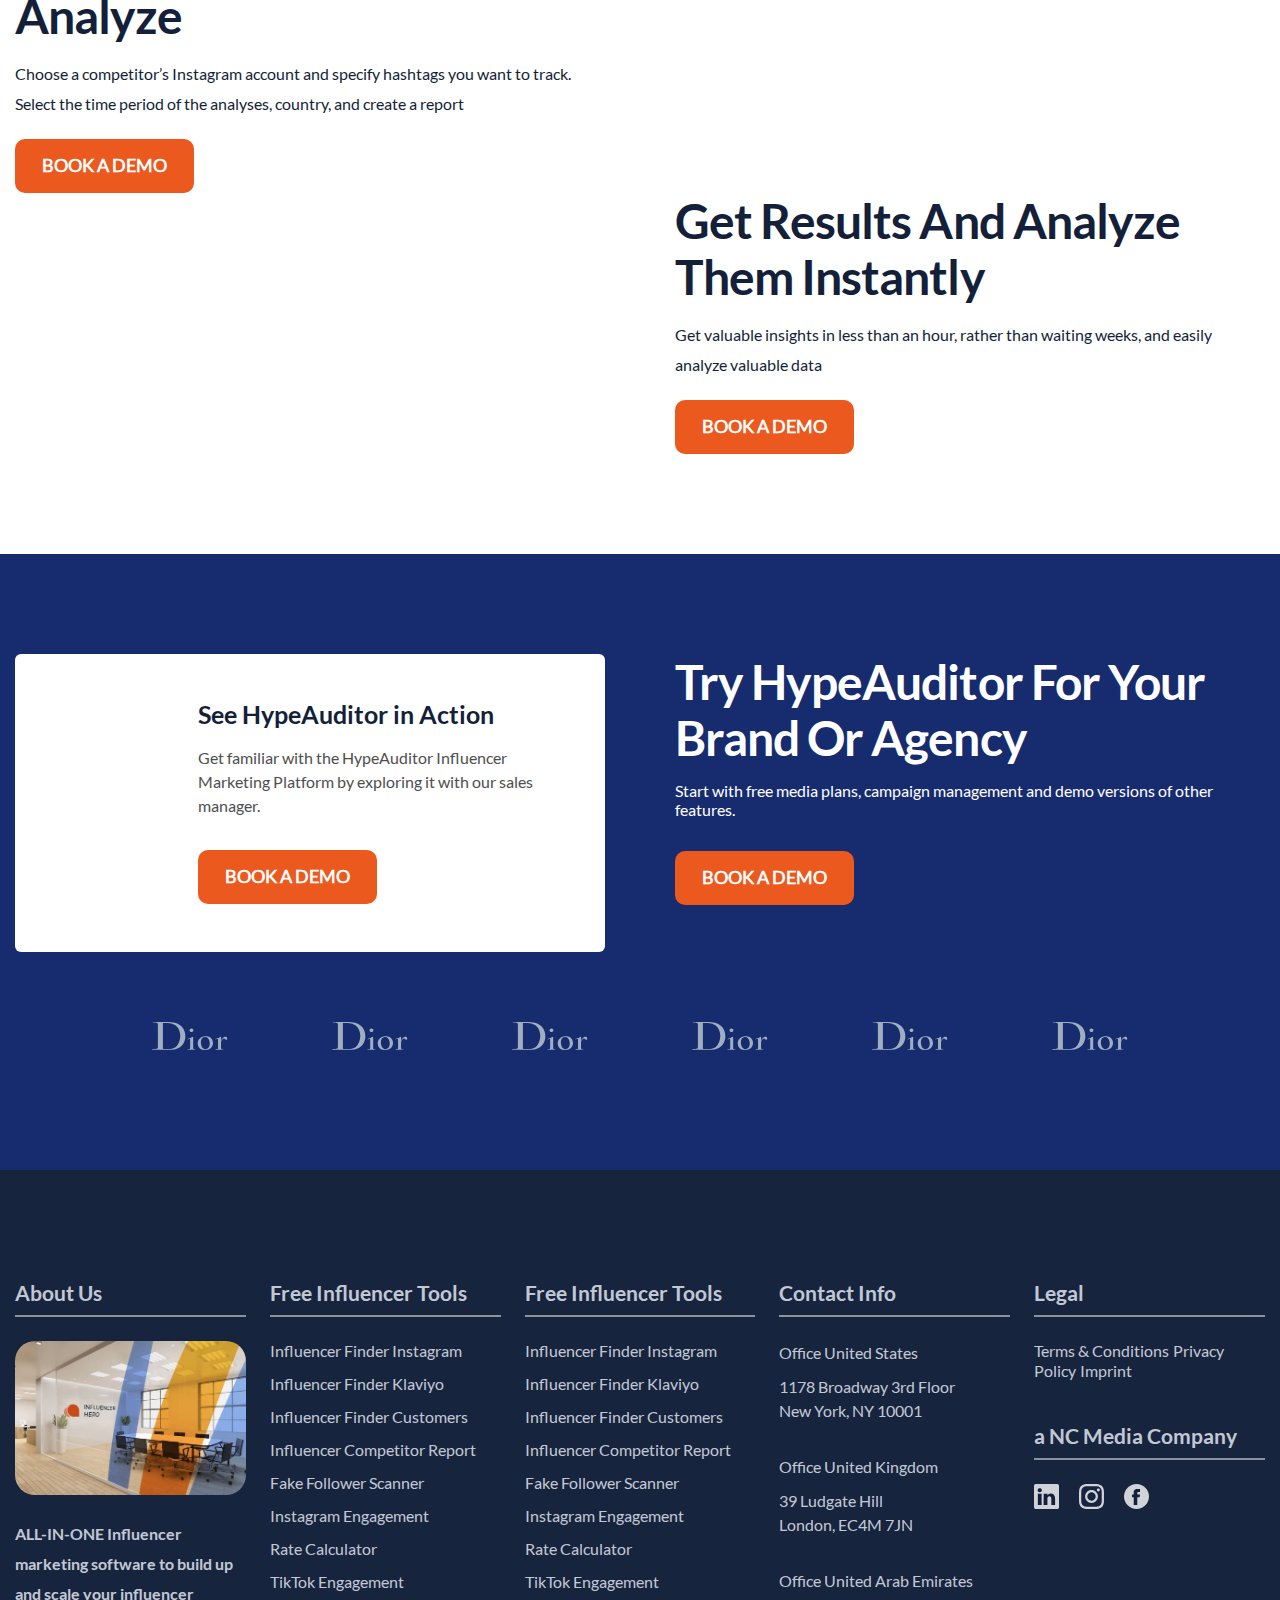
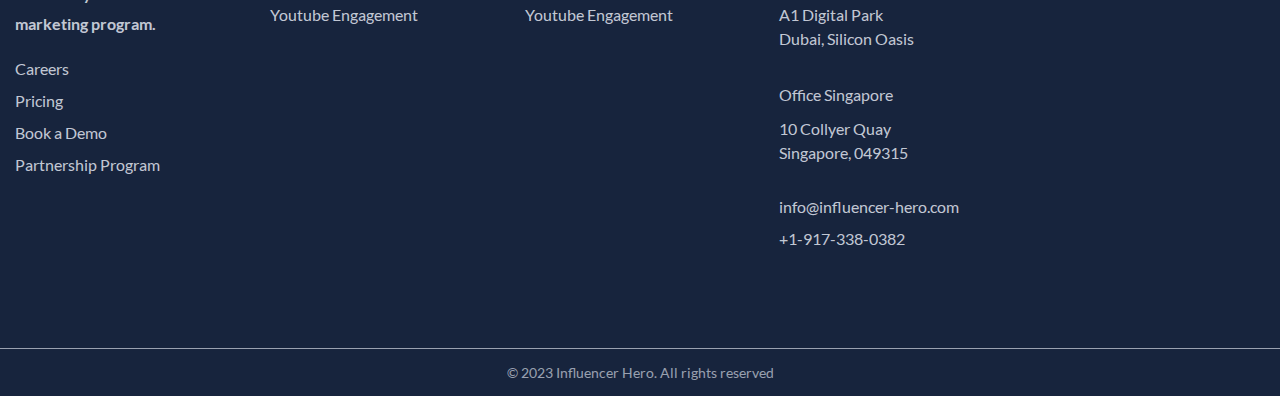
<file: pages/market-analysis.html>
<!DOCTYPE html>
<html lang="en">

<head>
    <meta charset="UTF-8">
    <meta name="viewport" content="width=device-width, initial-scale=1.0">
    <link rel="stylesheet" href="../css/style.css">
    <title>Market Analysis</title>
</head>

<body>
    <header class="site-header">
        <div class="header__container">
            <div class="header__wrapper">
                <!-- Logo -->
                <div class="header__logo">
                    <a href="../index.html">
                        <img src="../assets/64a0120f26067bbd5896b39c_CI_InfluencerHero_FV.png" alt="logo">
                    </a>

                    <div class="menu--btn">
                        <span class="menu--line line--one"></span>
                        <span class="menu--line line--two"></span>
                    </div>
                </div>

                <!-- Navigation -->
                <div class="header__nav">
                    <ul class="nav__list">
                        <li class="nav__item nav__item--has-dropdown">
                            <span class="nav__item--has-dropdown-wrap">
                                <span class="nav__title">Platform</span>
                                <span class="nav-rotate--icon"><img src="../assets/65f32f9fc8a2efbbafa7fae8_8 501.svg" alt="icon"></span>
                            </span>
                            <div class="dropdown-menu-cont">
                                <div class="dropdown-menu">
                                    <div class="dropdown-menu__content">
                                        <ul class="dropdown-menu__list">
                                            <li class="dropdown-menu__item">
                                                <span class="dropdown-menu__icon">
                                                    <img src="../assets/64a1b9b7709a48bfa6161131_Menu-analyze-influencers 1.svg"
                                                        alt="icon">
                                                </span>
                                                <a href="influncer.html" class="dropdown-menu-ancur">
                                                    <span class="dropdown-menu__title">
                                                        Find Influencers
                                                        <span class="dropdown-menu__title-arrow"><img
                                                                src="../assets/649eae9280d73b35d8ed2f13_Vector.svg"
                                                                alt="icon"></span>
                                                    </span>
                                                    <span class="dropdown-menu__desc">
                                                        Find influencers using detailed filters, including location,
                                                        audience demographics, look a likes and much more
                                                    </span>
                                                </a>
                                            </li>
                                            <li class="dropdown-menu__item">
                                                <span class="dropdown-menu__icon">
                                                    <img src="../assets/64a1b9b7709a48bfa6161131_Menu-analyze-influencers 1.svg"
                                                        alt="icon">
                                                </span>
                                                <a href="campaign-influencer.html" class="dropdown-menu-ancur">
                                                    <span class="dropdown-menu__title">
                                                        Influencer Campaign
                                                        <span class="dropdown-menu__title-arrow"><img
                                                                src="../assets/649eae9280d73b35d8ed2f13_Vector.svg"
                                                                alt="icon"></span>
                                                    </span>
                                                    <span class="dropdown-menu__desc">
                                                        Find influencers using detailed filters, including location,
                                                        audience demographics, look a likes and much more
                                                    </span>
                                                </a>
                                            </li>

                                            <li class="dropdown-menu__item">
                                                <span class="dropdown-menu__icon">
                                                    <img src="../assets/64a1b9b7709a48bfa6161131_Menu-analyze-influencers 1.svg"
                                                        alt="icon">
                                                </span>
                                                <a href="campaign-reporting.html" class="dropdown-menu-ancur">
                                                    <span class="dropdown-menu__title">
                                                        Campaign Management
                                                        <span class="dropdown-menu__title-arrow"><img
                                                                src="../assets/649eae9280d73b35d8ed2f13_Vector.svg"
                                                                alt="icon"></span>
                                                    </span>
                                                    <span class="dropdown-menu__desc">
                                                        Find influencers using detailed filters, including location,
                                                        audience demographics, look a likes and much more
                                                    </span>
                                                </a>
                                            </li>

                                            <li class="dropdown-menu__item">
                                                <span class="dropdown-menu__icon">
                                                    <img src="../assets/64a1b9b7709a48bfa6161131_Menu-analyze-influencers 1.svg"
                                                        alt="icon">
                                                </span>
                                                <a href="competitor-analysis.html" class="dropdown-menu-ancur">
                                                    <span class="dropdown-menu__title">
                                                        Competitor Analysis
                                                        <span class="dropdown-menu__title-arrow"><img
                                                                src="../assets/649eae9280d73b35d8ed2f13_Vector.svg"
                                                                alt="icon"></span>
                                                    </span>
                                                    <span class="dropdown-menu__desc">
                                                        Find influencers using detailed filters, including location,
                                                        audience demographics, look a likes and much more
                                                    </span>
                                                </a>
                                            </li>

                                            <li class="dropdown-menu__item">
                                                <span class="dropdown-menu__icon">
                                                    <img src="../assets/64a1b9b7709a48bfa6161131_Menu-analyze-influencers 1.svg"
                                                        alt="icon">
                                                </span>
                                                <a href="instagram-influencer.html" class="dropdown-menu-ancur">
                                                    <span class="dropdown-menu__title">
                                                        Instagram Influencer
                                                        <span class="dropdown-menu__title-arrow"><img
                                                                src="../assets/649eae9280d73b35d8ed2f13_Vector.svg"
                                                                alt="icon"></span>
                                                    </span>
                                                    <span class="dropdown-menu__desc">
                                                        Find influencers using detailed filters, including location,
                                                        audience demographics, look a likes and much more
                                                    </span>
                                                </a>
                                            </li>

                                            <li class="dropdown-menu__item">
                                                <span class="dropdown-menu__icon">
                                                    <img src="../assets/64a1b9b7709a48bfa6161131_Menu-analyze-influencers 1.svg"
                                                        alt="icon">
                                                </span>
                                                <a href="market-analysis.html" class="dropdown-menu-ancur">
                                                    <span class="dropdown-menu__title">
                                                        Market Analysis
                                                        <span class="dropdown-menu__title-arrow"><img
                                                                src="../assets/649eae9280d73b35d8ed2f13_Vector.svg"
                                                                alt="icon"></span>
                                                    </span>
                                                    <span class="dropdown-menu__desc">
                                                        Find influencers using detailed filters, including location,
                                                        audience demographics, look a likes and much more
                                                    </span>
                                                </a>
                                            </li>

                                            <li class="dropdown-menu__item">
                                                <span class="dropdown-menu__icon">
                                                    <img src="../assets/64a1b9b7709a48bfa6161131_Menu-analyze-influencers 1.svg"
                                                        alt="icon">
                                                </span>
                                                <a href="media-monitor.html" class="dropdown-menu-ancur">
                                                    <span class="dropdown-menu__title">
                                                        Media Monitor
                                                        <span class="dropdown-menu__title-arrow"><img
                                                                src="../assets/649eae9280d73b35d8ed2f13_Vector.svg"
                                                                alt="icon"></span>
                                                    </span>
                                                    <span class="dropdown-menu__desc">
                                                        Find influencers using detailed filters, including location,
                                                        audience demographics, look a likes and much more
                                                    </span>
                                                </a>
                                            </li>


                                            <li class="dropdown-menu__item">
                                                <span class="dropdown-menu__icon">
                                                    <img src="../assets/64a1b9b7709a48bfa6161131_Menu-analyze-influencers 1.svg"
                                                        alt="icon">
                                                </span>
                                                <a href="campaign-management.html" class="dropdown-menu-ancur">
                                                    <span class="dropdown-menu__title">
                                                        Campaign Management
                                                        <span class="dropdown-menu__title-arrow"><img
                                                                src="../assets/649eae9280d73b35d8ed2f13_Vector.svg"
                                                                alt="icon"></span>
                                                    </span>
                                                    <span class="dropdown-menu__desc">
                                                        Find influencers using detailed filters, including location,
                                                        audience demographics, look a likes and much more
                                                    </span>
                                                </a>
                                            </li>

                                            <li class="dropdown-menu__item">
                                                <span class="dropdown-menu__icon">
                                                    <img src="../assets/64a1b9b7709a48bfa6161131_Menu-analyze-influencers 1.svg"
                                                        alt="icon">
                                                </span>
                                                <a href="influencer-search.html" class="dropdown-menu-ancur">
                                                    <span class="dropdown-menu__title">
                                                        Influencer Search
                                                        <span class="dropdown-menu__title-arrow"><img
                                                                src="../assets/649eae9280d73b35d8ed2f13_Vector.svg"
                                                                alt="icon"></span>
                                                    </span>
                                                    <span class="dropdown-menu__desc">
                                                        Find influencers using detailed filters, including location,
                                                        audience demographics, look a likes and much more
                                                    </span>
                                                </a>
                                            </li>


                                            <!-- Repeat the above li for all menu items -->
                                        </ul>
                                    </div>
                                    <div class="dropdown-menu__image">
                                        <img src="../assets/64a02ec2723d50f75d77087f_group_19-p-500.png" alt="img">
                                    </div>
                                </div>
                            </div>
                        </li>
                        <li class="nav__item"><a href="blog.html">Blog</a></li>
                        <li class="nav__item"><a href="pricing.html">Pricing</a></li>
                        <li><a href="#" class="nav__item btn--login--mob">Log In</a></li>
                    </ul>
                </div>

                <!-- CTA Buttons -->
                <div class="header__actions">
                    <a href="#" class="btn btn--demo">book a demo</a>
                    <a href="#" class="btn btn--creator">for creators</a>
                    <a href="#" class="btn btn--login">Log In</a>
                </div>
            </div>
        </div>
    </header>

    <main>
        <section class="hero-section container-pd">
            <div class="hero-section__container--influncer container-wd">
                <div class="hero-section__content">
                    <h1 class="hero-section__heading">
                        Market Analysis Toolkit
                    </h1>
                    <p class="hero-section__description">
                        Get the complete picture of the social media and influencer marketing landscape you need to
                        accelerate your brand awareness, acquire new customers, prioritize your roadmap, enter new
                        markets, and optimize ROI.
                    </p>
                    <div class="hero-section__buttons">
                        <a href="#" class="btn--demo-hero same-btn">book a demo</a>
                        <a href="#" class="btn--creator-hero same-btn">for creators</a>
                    </div>
                </div>

                <div class="hero-section__image">
                    <img src="../assets/market-analysis-overview.png" alt="img" loading="lazy">
                </div>
            </div>
        </section>

        <section class="agencies-section container-pd">
            <div class="hero-section__container--influncer container-wd colunm-revs">

                <div class="hero-section__content">
                    <h2 class="same--heading2">
                        Market Landscape
                    </h2>
                    <p class="hero-section__description">
                        Compare the performance of influencer marketing campaigns of multiple brands in a particular
                        country and niche and get a full picture of the market. Explore the competitive landscape and
                        collect insightful information about your rivals, including their campaign reach and efficiency.
                        Compare several brands side by side, identify market leaders, and spot rising stars.
                    </p>
                    <div class="hero-section__buttons">
                        <a href="#" class="btn--demo-hero same-btn">BOOK A DEMO</a>
                    </div>
                </div>
                <div class="hero-section__image">
                    <img src="../assets/market-landscape.png" alt="img" loading="lazy">
                </div>

            </div>
        </section>

        <section class="agencies-section container-pd">
            <div class="hero-section__container--influncer container-wd">
                <div class="hero-section__image">
                    <img src="../assets/market-trends-analysis.png" alt="img" loading="lazy">
                </div>
                <div class="hero-section__content">
                    <h2 class="same--heading2">
                        Market & Trends Analysis
                    </h2>
                    <p class="hero-section__description">
                        Uncover growth opportunities across countries and industries. Discover what markets are
                        experiencing the largest growth by analyzing social media trends and rankings.
                    </p>
                    <div class="hero-section__buttons">
                        <a href="#" class="btn--demo-hero same-btn">BOOK A DEMO</a>
                    </div>
                </div>


            </div>
        </section>

        <section class="agencies-section container-pd">
            <div class="hero-section__container--influncer container-wd colunm-revs">

                <div class="hero-section__content">
                    <h2 class="same--heading2">
                        Instagram Competitor Analysis
                    </h2>
                    <p class="hero-section__description">
                        Explore every aspect of your rivals’ influencer marketing campaigns. Find out how performs your
                        competitor’s marketing campaigns, get the full list of influencers they work with, analyze
                        creatives used, and spy on their marketing budgets.
                    </p>
                    <div class="hero-section__buttons">
                        <a href="#" class="btn--demo-hero same-btn">BOOK A DEMO</a>
                    </div>
                </div>
                <div class="hero-section__image">
                    <img src="../assets/instagram-competitor-analysis.png" alt="img" loading="lazy">
                </div>

            </div>
        </section>

        <section class="agencies-section container-pd">
            <div class="hero-section__container--influncer container-wd">
                <div class="hero-section__image">
                    <img src="../assets/youtube-competitor-analysis.png" alt="img" loading="lazy">
                </div>
                <div class="hero-section__content">
                    <h2 class="same--heading2">
                        YouTube Competitor Analysis
                    </h2>
                    <p class="hero-section__description">
                        Analyze your competitors in great detail and analyze the YouTube influencer market. Gain a
                        competitive edge with meaningful insights into their influencer strategies and set your business
                        up for success.
                    </p>
                    <div class="hero-section__buttons">
                        <a href="#" class="btn--demo-hero same-btn">BOOK A DEMO</a>
                    </div>
                </div>


            </div>
        </section>

        <section class="agencies-section container-pd">
            <div class="hero-section__container--influncer container-wd colunm-revs">

                <div class="hero-section__content">
                    <h2 class="same--heading2">
                        Content Analysis
                    </h2>
                    <p class="hero-section__description">
                        Assess your competitors content performance and get insights on what audiences were activated by
                        the campaign or a particular message. Create a data-informed advertising message that works.
                    </p>
                    <div class="hero-section__buttons">
                        <a href="#" class="btn--demo-hero same-btn">BOOK A DEMO</a>
                    </div>
                </div>
                <div class="hero-section__image">
                    <img src="../assets/content-analysis.png" alt="img" loading="lazy">
                </div>

            </div>
        </section>

        <section class="container-pd bg-gray">
            <div class="container-wd">
                <h2 class="same--heading2 brands-market">
                    Leading brands and agencies trust HypeAuditor’s data & analysis:
                </h2>
                <div class="hypeauditor--images">
                    <img src="../assets/logo_brand_3.bYR0ifDL.svg" alt="logo">
                    <img src="../assets/logo_brand_3.bYR0ifDL.svg" alt="logo">
                    <img src="../assets/logo_brand_3.bYR0ifDL.svg" alt="logo">
                    <img src="../assets/logo_brand_3.bYR0ifDL.svg" alt="logo">
                    <img src="../assets/logo_brand_3.bYR0ifDL.svg" alt="logo">
                    <img src="../assets/logo_brand_3.bYR0ifDL.svg" alt="logo">
                </div>
            </div>
        </section>

        <section class="container-pd">
            <div class="container-wd">
                <h2 class="same--heading2 brands-market">
                    Solutions for every business need
                </h2>
                <p class="hero-section__description brands-market">HypeAuditor Market Analysis equips businesses with
                    data to drive smart decisions, rapid innovation, and repeatable marketing success.</p>
                <div class="features-section features-section-merketing">
                    <div class="feature-box marketing-box">
                        <div class="">
                            <div class="feature-icon">
                                <svg xmlns="http://www.w3.org/2000/svg" width="24" height="24" viewBox="0 0 24 24"
                                    fill="none" stroke="currentColor" stroke-width="2" stroke-linecap="round"
                                    stroke-linejoin="round" class="icon icon-tabler icons-tabler-outline icon-tabler-photo">
                                    <path stroke="none" d="M0 0h24v24H0z" fill="none" />
                                    <path d="M15 8h.01" />
                                    <path
                                        d="M3 6a3 3 0 0 1 3 -3h12a3 3 0 0 1 3 3v12a3 3 0 0 1 -3 3h-12a3 3 0 0 1 -3 -3v-12z" />
                                    <path d="M3 16l5 -5c.928 -.893 2.072 -.893 3 0l5 5" />
                                    <path d="M14 14l1 -1c.928 -.893 2.072 -.893 3 0l3 3" />
                                </svg>
                            </div>
                            <h3 class="feature-title">See the big picture</h3>
                            <p class="feature-description">Reveal best influencer marketing strategies from the market and
                                your competitors using big data analytics. Create campaigns that maximize ROI with our
                                in-depth data on market trends, competitive strategies, and user preferences. Find the most
                                effective creators on Instagram.</p>
                        </div>
                        <div class="marketing-try--it">
                            <a href="#">Try it now </a>
                        </div>
                    </div>
                    <div class="feature-box marketing-box">
                        <div>
                            <div class="feature-icon">
                                <svg xmlns="http://www.w3.org/2000/svg" width="24" height="24" viewBox="0 0 24 24"
                                    fill="none" stroke="currentColor" stroke-width="2" stroke-linecap="round"
                                    stroke-linejoin="round" class="icon icon-tabler icons-tabler-outline icon-tabler-photo">
                                    <path stroke="none" d="M0 0h24v24H0z" fill="none" />
                                    <path d="M15 8h.01" />
                                    <path
                                        d="M3 6a3 3 0 0 1 3 -3h12a3 3 0 0 1 3 3v12a3 3 0 0 1 -3 3h-12a3 3 0 0 1 -3 -3v-12z" />
                                    <path d="M3 16l5 -5c.928 -.893 2.072 -.893 3 0l5 5" />
                                    <path d="M14 14l1 -1c.928 -.893 2.072 -.893 3 0l3 3" />
                                </svg>
                            </div>
                            <h3 class="feature-title">See the big picture</h3>
                            <p class="feature-description">Reveal best influencer marketing strategies from the market and
                                your competitors using big data analytics. Create campaigns that maximize ROI with our
                                in-depth data on market trends, competitive strategies, and user preferences. Find the most
                                effective creators on Instagram.</p>
                        </div>
                        <div class="marketing-try--it">
                            <a href="#">Try it now </a>
                        </div>
                    </div>
                    <div class="feature-box marketing-box">
                        <div>
                            <div class="feature-icon">
                                <svg xmlns="http://www.w3.org/2000/svg" width="24" height="24" viewBox="0 0 24 24"
                                    fill="none" stroke="currentColor" stroke-width="2" stroke-linecap="round"
                                    stroke-linejoin="round" class="icon icon-tabler icons-tabler-outline icon-tabler-photo">
                                    <path stroke="none" d="M0 0h24v24H0z" fill="none" />
                                    <path d="M15 8h.01" />
                                    <path
                                        d="M3 6a3 3 0 0 1 3 -3h12a3 3 0 0 1 3 3v12a3 3 0 0 1 -3 3h-12a3 3 0 0 1 -3 -3v-12z" />
                                    <path d="M3 16l5 -5c.928 -.893 2.072 -.893 3 0l5 5" />
                                    <path d="M14 14l1 -1c.928 -.893 2.072 -.893 3 0l3 3" />
                                </svg>
                            </div>
                            <h3 class="feature-title">See the big picture</h3>
                            <p class="feature-description">Reveal best influencer marketing strategies from the market and
                                your competitors using big data analytics. Create campaigns that maximize ROI with our
                                in-depth data on market trends, competitive strategies, and user preferences. Find the most
                                effective creators on Instagram.</p>
                        </div>
                        <div class="marketing-try--it">
                            <a href="#">Try it now </a>
                        </div>
                    </div>
                </div>
            </div>
        </section>

        <section class="hero-solution-section container-pd">
            <div class="hero-solution-wrapper container-wd">
                <div class="hero-solution-content">
                    <div class="clipboard">
                        <img src="../assets/clipboard-list.svg" alt="img">
                    </div>
                    <h2 class="same--heading2 solution-heading clip-mt">
                        Solutions for every business need
                    </h2>
                    <p class="hero-section__description solution-description">
                        Find out how perform your competitor’s marketing campaigns, get the full list of influencers they work with, analyze creatives used, and spy on their marketing budgets.
                    </p>
                    <div class="hero-section__buttons solution-buttons">
                        <a href="#" class="btn--demo-hero same-btn">BOOK A DEMO</a>
                    </div>
        
                    <div class="hero-solution-image">
                        <img src="../assets/content-analysis (1).png" alt="img" loading="lazy">
                    </div>
                </div>
            </div>
        </section>

        <section class="hero-solution-section container-pd bg-gray">
            <div class="hero-solution-wrapper container-wd">
                <div class="hero-solution-content">
                    <div class="clipboard">
                        <img src="../assets/clipboard-list.svg" alt="img">
                    </div>
                    <h2 class="same--heading2 solution-heading clip-mt">
                        Influencer Marketing Trends Analysis
                    </h2>
                    <p class="hero-section__description solution-description">
                        Discover emerging trends and the most successful players on the market in any industry and country. Find trend-breakers and taste-makers to enchase your influencer marketing strategy.
                    </p>
                    <div class="hero-section__buttons solution-buttons">
                        <a href="#" class="btn--demo-hero same-btn">BOOK A DEMO</a>
                    </div>
        
                    <div class="hero-solution-image">
                        <img src="../assets/influencer-marketing-trends-analysis.png" alt="img" loading="lazy">
                    </div>
                </div>
            </div>
        </section>

        <section class="container-pd">
            <div class="container-wd">
                <h2 class="same--heading2 solution-heading clip-mt">
                    Two Easy Steps, Powerful Insights
                </h2>
                <div class="hero-section__container--influncer hero-section__container--influncer2 colunm-revs">

                    <div class="hero-section__content">
                        <h2 class="same--heading2">
                            Select a brand you want to analyze
                        </h2>
                        <p class="hero-section__description">
                            Choose a competitor’s Instagram account and specify hashtags you want to track. Select the time period of the analyses, country, and create a report
                        </p>
                        <div class="hero-section__buttons">
                            <a href="#" class="btn--demo-hero same-btn">BOOK A DEMO</a>
                        </div>
                    </div>
                    <div class="hero-section__image">
                        <img src="../assets/select-a-brand-you-want-to-analyze.png" alt="img" loading="lazy">
                    </div>
    
                </div>

                <div class="hero-section__container--influncer hero-section__container--influncer2">
                    <div class="hero-section__image">
                        <img src="../assets/get-results-and-analyze-them-instantly.png" alt="img" loading="lazy">
                    </div>
                    <div class="hero-section__content">
                        <h2 class="same--heading2">
                            Get results and analyze them instantly
                        </h2>
                        <p class="hero-section__description">
                            Get valuable insights in less than an hour, rather than waiting weeks, and easily analyze valuable data
                        </p>
                        <div class="hero-section__buttons">
                            <a href="#" class="btn--demo-hero same-btn">BOOK A DEMO</a>
                        </div>
                    </div>
                    
    
                </div>
            </div>
        </section>

        <section class="container-pd hypeauditor-section">
            <div class="container-wd hypeauditor-wrapper">
                <div class="hypeauditor-flex">
                    <div class="hypeauditor-left">
                        <div class="hypeauditor-left-inner">
                            <img src="../assets/cat.BQqgGHZ2.png" alt="img" loading="lazy" class="hypeauditor-img">
                            <div class="hypeauditor-left-content">
                                <h3 class="hypeauditor-left-heading">See HypeAuditor in Action</h3>
                                <p class="hypeauditor-left-desc">Get familiar with the HypeAuditor Influencer Marketing
                                    Platform by exploring it with our sales manager.</p>
                                <div class="hero-section__buttons">
                                    <a href="#" class="btn--demo-hero same-btn">BOOK A DEMO</a>
                                </div>
                            </div>
                        </div>
                    </div>

                    <div class="hypeauditor-right">
                        <h2 class="hypeauditor-right-heading same--heading2">Try HypeAuditor for your brand or agency</h2>
                        <p class="hypeauditor-right-desc">Start with free media plans, campaign management and demo
                            versions of other features.</p>
                        <div class="hero-section__buttons">
                            <a href="#" class="btn--demo-hero same-btn">BOOK A DEMO</a>
                        </div>
                    </div>
                </div>

                <div class="hypeauditor--images">
                    <img src="../assets/logo_brand_3.bYR0ifDL.svg" alt="logo">
                    <img src="../assets/logo_brand_3.bYR0ifDL.svg" alt="logo">
                    <img src="../assets/logo_brand_3.bYR0ifDL.svg" alt="logo">
                    <img src="../assets/logo_brand_3.bYR0ifDL.svg" alt="logo">
                    <img src="../assets/logo_brand_3.bYR0ifDL.svg" alt="logo">
                    <img src="../assets/logo_brand_3.bYR0ifDL.svg" alt="logo">
                </div>
            </div>
        </section>
        
    </main>

    <footer class="footer">
        <div class="footer__container container-pd">

            <div class="footer__top container-wd">
                <!-- About section -->
                <div class="footer__about">
                    <div class="footer__about-title">About Us</div>
                    <div class="footer__about-img">
                        <img src="../assets/64c8dec16165123ac927f581_ih_office_5-p-500.jpg" alt="img">
                    </div>
                    <p class="footer__about-text">
                        ALL-IN-ONE Influencer marketing software to build up and scale your influencer marketing
                        program.
                    </p>
                    <div class="footer__about-links">
                        <a href="#">Careers</a>
                        <a href="#">Pricing</a>
                        <a href="#">Book a Demo</a>
                        <a href="#">Partnership Program</a>
                    </div>
                </div>

                <!-- Tools list -->
                <div class="footer__tools">
                    <div class="footer__tools-title">Free Influencer Tools</div>
                    <ul class="footer__tools-list">
                        <li><a href="#">Influencer Finder Instagram</a></li>
                        <li><a href="#">Influencer Finder Klaviyo</a></li>
                        <li><a href="#">Influencer Finder Customers</a></li>
                        <li><a href="#">Influencer Competitor Report</a></li>
                        <li><a href="#">Fake Follower Scanner</a></li>
                        <li><a href="#">Instagram Engagement</a></li>
                        <li><a href="#">Rate Calculator</a></li>
                        <li><a href="#">TikTok Engagement</a></li>
                        <li><a href="#">Youtube Engagement</a></li>
                    </ul>
                </div>

                <!-- Duplicate tools section -->
                <div class="footer__tools-duplicate">
                    <div class="footer__tools-title">Free Influencer Tools</div>
                    <ul class="footer__tools-list">
                        <li><a href="#">Influencer Finder Instagram</a></li>
                        <li><a href="#">Influencer Finder Klaviyo</a></li>
                        <li><a href="#">Influencer Finder Customers</a></li>
                        <li><a href="#">Influencer Competitor Report</a></li>
                        <li><a href="#">Fake Follower Scanner</a></li>
                        <li><a href="#">Instagram Engagement</a></li>
                        <li><a href="#">Rate Calculator</a></li>
                        <li><a href="#">TikTok Engagement</a></li>
                        <li><a href="#">Youtube Engagement</a></li>
                    </ul>
                </div>

                <!-- Contact Info -->
                <div class="footer__contact">
                    <div class="footer__contact-title">Contact Info</div>
                    <div class="footer__locations">
                        <div class="footer__office">
                            <div class="footer__office-title">Office United States</div>
                            <div class="footer__office-address">1178 Broadway 3rd Floor<br>New York, NY 10001</div>
                        </div>
                        <div class="footer__office">
                            <div class="footer__office-title">Office United Kingdom</div>
                            <div class="footer__office-address">39 Ludgate Hill<br>London, EC4M 7JN</div>
                        </div>
                        <div class="footer__office">
                            <div class="footer__office-title">Office United Arab Emirates</div>
                            <div class="footer__office-address">A1 Digital Park<br>Dubai, Silicon Oasis</div>
                        </div>
                        <div class="footer__office">
                            <div class="footer__office-title">Office Singapore</div>
                            <div class="footer__office-address">10 Collyer Quay<br>Singapore, 049315</div>
                        </div>
                    </div>
                    <div class="footer__contact-links">
                        <a href="mailto:info@influencer-hero.com">info@influencer-hero.com</a>
                        <a href="tel:+1-917-338-0382">+1-917-338-0382</a>
                    </div>
                </div>

                <!-- Legal & Social -->
                <div class="footer__legal">
                    <div class="footer__legal-links">
                        <div class="footer__legal-title">Legal</div>
                        <div>
                            <a href="#">Terms & Conditions</a>
                            <a href="#">Privacy Policy</a>
                            <a href="#">Imprint</a>
                        </div>
                    </div>

                    <div class="footer__social">
                        <div class="footer__social-brand">a NC Media Company</div>
                        <ul class="footer__social-icons">
                            <li><a href="#"><img src="../assets/649da31bcad882a12b5db866_Layer_2.svg"
                                        alt="LinkedIn"></a>
                            </li>
                            <li><a href="#"><img src="../assets/649da35ab648e82c371e379f_Vector.svg" alt="Facebook"></a>
                            </li>
                            <li><a href="#"><img src="../assets/649da37fcd6795444f08da88_Group.svg" alt="Instagram"></a>
                            </li>
                        </ul>
                    </div>
                </div>
            </div>

        </div>
        <!-- Bottom -->
        <div class="footer__bottom">
            <p>© 2023 Influencer Hero. All rights reserved</p>
        </div>
    </footer>

    <script src="../js/script.js"></script>

</body>

</html>
</file>
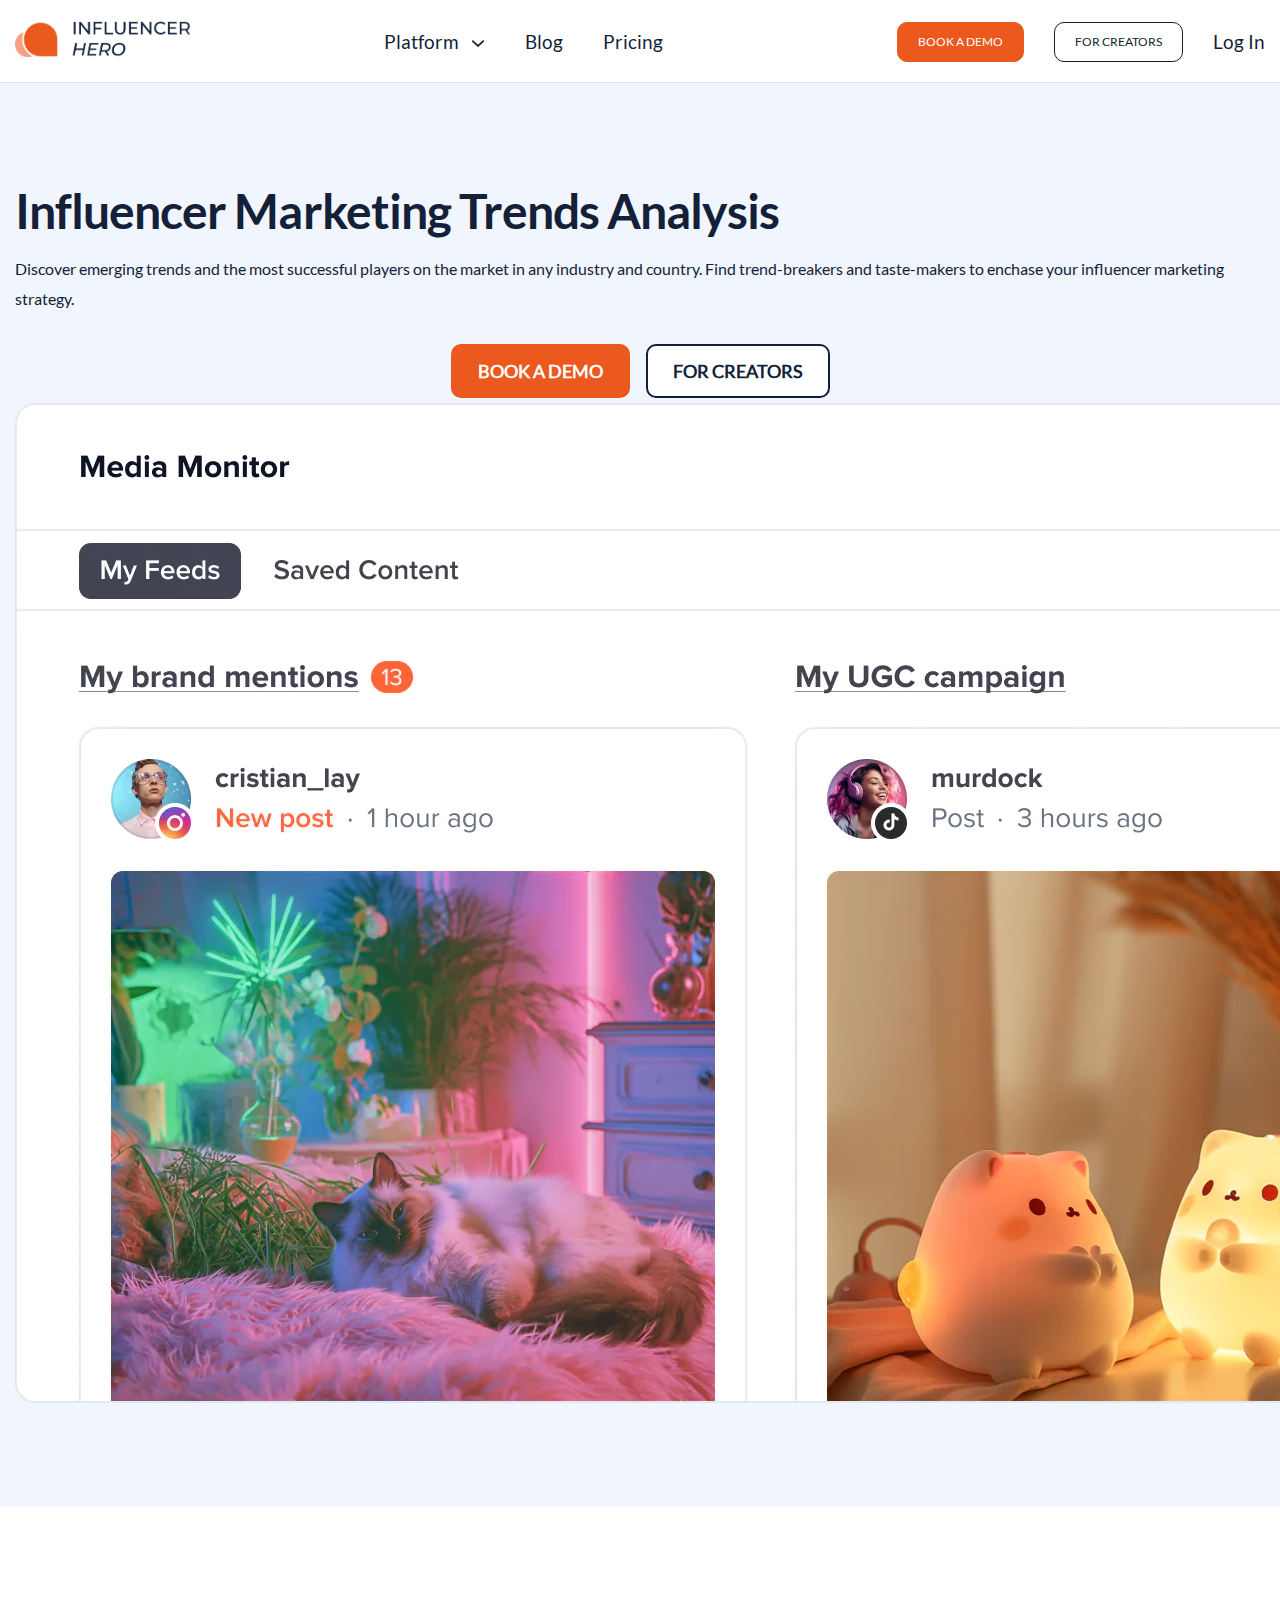
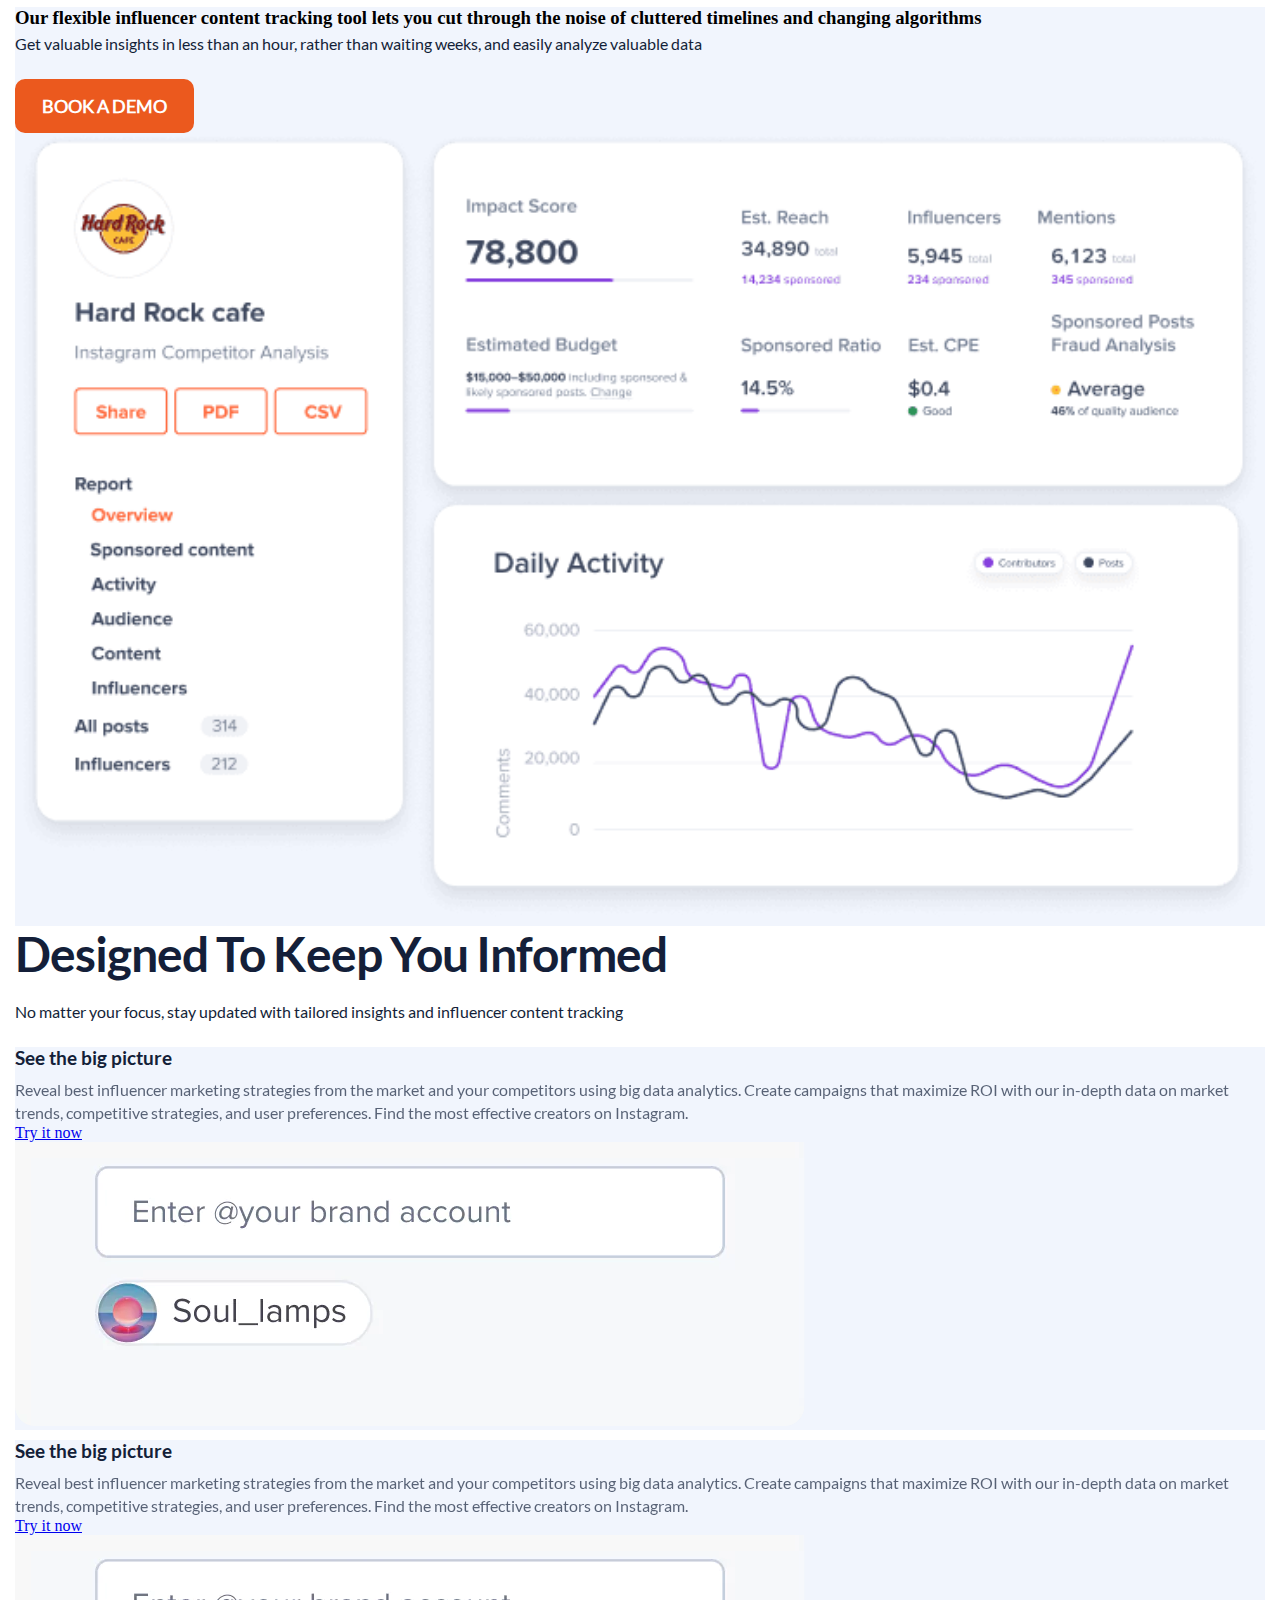
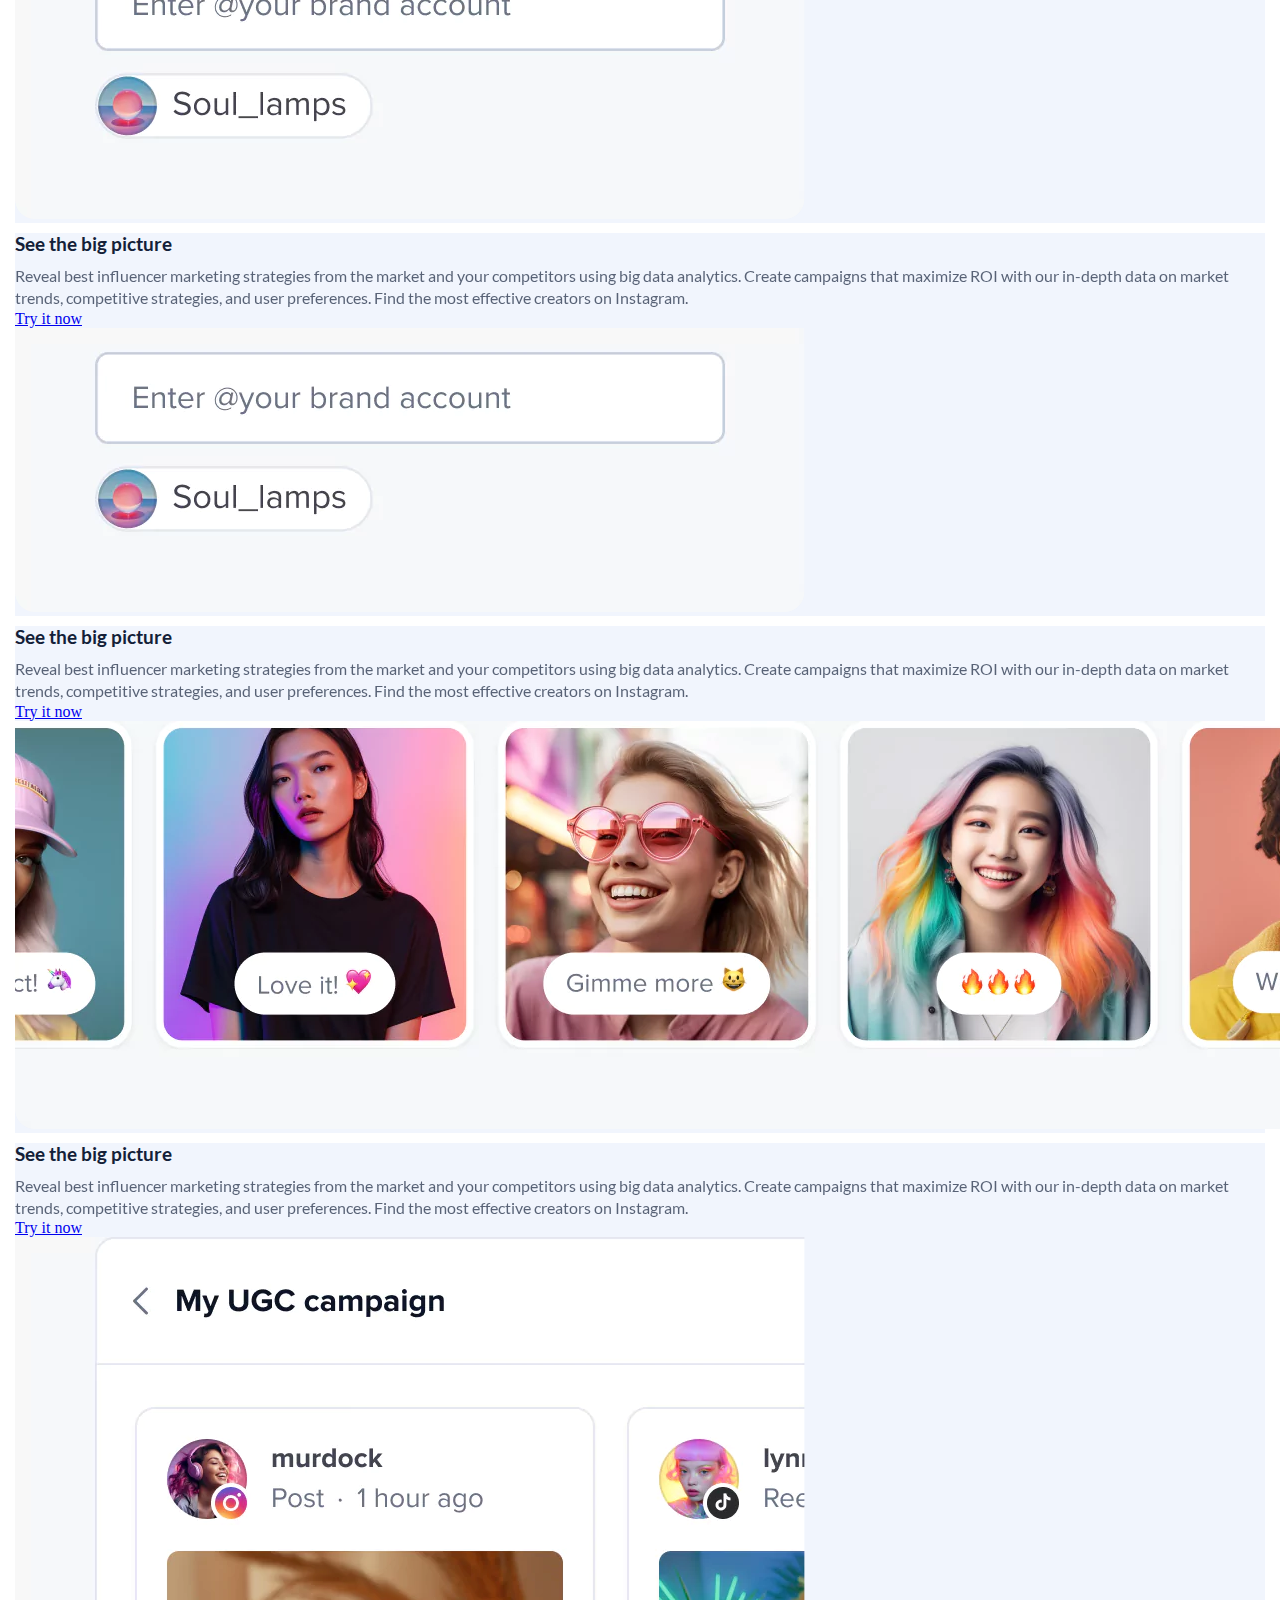
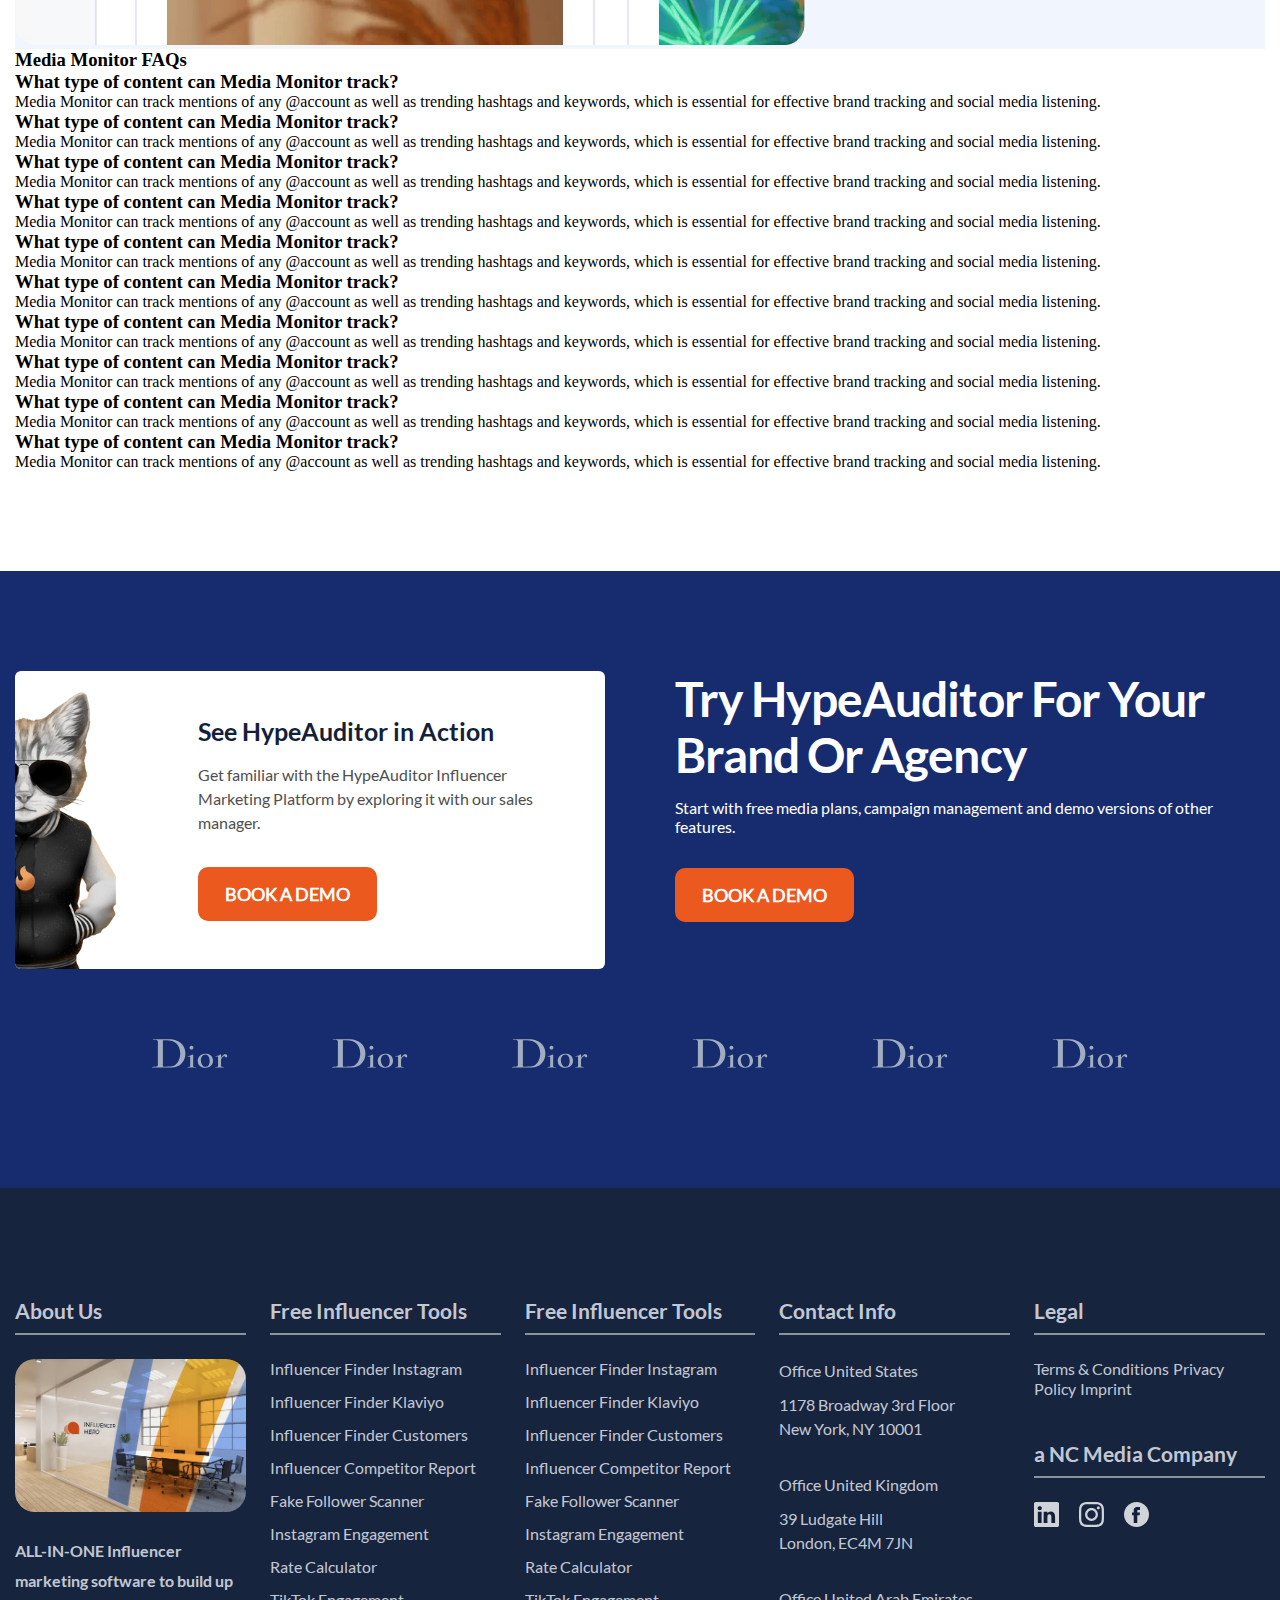
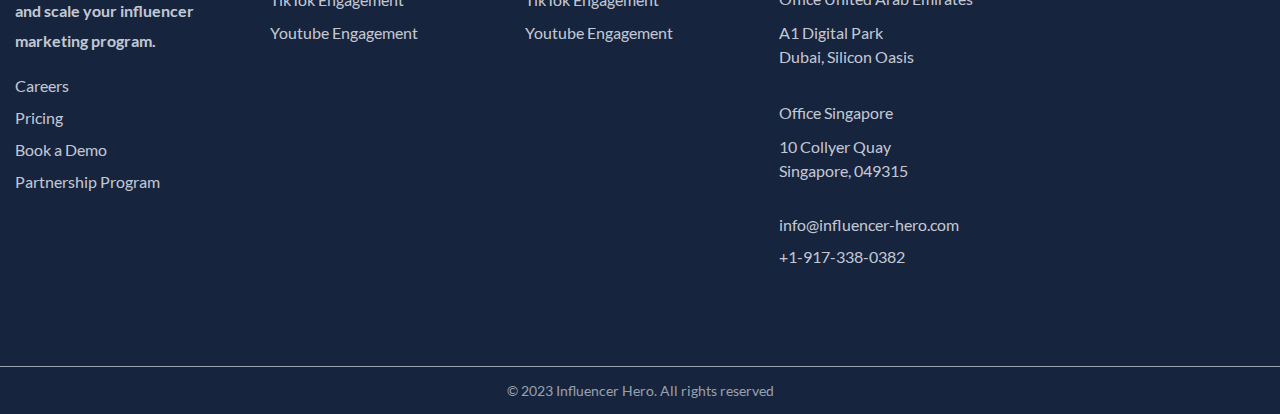
<file: pages/media-monitor.html>
<!DOCTYPE html>
<html lang="en">

<head>
    <meta charset="UTF-8">
    <meta name="viewport" content="width=device-width, initial-scale=1.0">
    <link rel="stylesheet" href="../css/style.css">
    <title>Document</title>
</head>

<body>

    <header class="site-header">
        <div class="header__container">
            <div class="header__wrapper">
                <!-- Logo -->
                <div class="header__logo">
                    <a href="../index.html">
                        <img src="../assets/64a0120f26067bbd5896b39c_CI_InfluencerHero_FV.png" alt="logo">
                    </a>

                    <div class="menu--btn">
                        <span class="menu--line line--one"></span>
                        <span class="menu--line line--two"></span>
                    </div>
                </div>

                <!-- Navigation -->
                <div class="header__nav">
                    <ul class="nav__list">
                        <li class="nav__item nav__item--has-dropdown">
                            <span class="nav__item--has-dropdown-wrap">
                                <span class="nav__title">Platform</span>
                                <span class="nav-rotate--icon"><img src="../assets/65f32f9fc8a2efbbafa7fae8_8 501.svg" alt="icon"></span>
                            </span>
                            <div class="dropdown-menu-cont">
                                <div class="dropdown-menu">
                                    <div class="dropdown-menu__content">
                                        <ul class="dropdown-menu__list">
                                            <li class="dropdown-menu__item">
                                                <span class="dropdown-menu__icon">
                                                    <img src="../assets/64a1b9b7709a48bfa6161131_Menu-analyze-influencers 1.svg"
                                                        alt="icon">
                                                </span>
                                                <a href="influncer.html" class="dropdown-menu-ancur">
                                                    <span class="dropdown-menu__title">
                                                        Find Influencers
                                                        <span class="dropdown-menu__title-arrow"><img
                                                                src="../assets/649eae9280d73b35d8ed2f13_Vector.svg"
                                                                alt="icon"></span>
                                                    </span>
                                                    <span class="dropdown-menu__desc">
                                                        Find influencers using detailed filters, including location,
                                                        audience demographics, look a likes and much more
                                                    </span>
                                                </a>
                                            </li>
                                            <li class="dropdown-menu__item">
                                                <span class="dropdown-menu__icon">
                                                    <img src="../assets/64a1b9b7709a48bfa6161131_Menu-analyze-influencers 1.svg"
                                                        alt="icon">
                                                </span>
                                                <a href="campaign-influencer.html" class="dropdown-menu-ancur">
                                                    <span class="dropdown-menu__title">
                                                        Influencer Campaign
                                                        <span class="dropdown-menu__title-arrow"><img
                                                                src="../assets/649eae9280d73b35d8ed2f13_Vector.svg"
                                                                alt="icon"></span>
                                                    </span>
                                                    <span class="dropdown-menu__desc">
                                                        Find influencers using detailed filters, including location,
                                                        audience demographics, look a likes and much more
                                                    </span>
                                                </a>
                                            </li>

                                            <li class="dropdown-menu__item">
                                                <span class="dropdown-menu__icon">
                                                    <img src="../assets/64a1b9b7709a48bfa6161131_Menu-analyze-influencers 1.svg"
                                                        alt="icon">
                                                </span>
                                                <a href="campaign-reporting.html" class="dropdown-menu-ancur">
                                                    <span class="dropdown-menu__title">
                                                        Campaign Management
                                                        <span class="dropdown-menu__title-arrow"><img
                                                                src="../assets/649eae9280d73b35d8ed2f13_Vector.svg"
                                                                alt="icon"></span>
                                                    </span>
                                                    <span class="dropdown-menu__desc">
                                                        Find influencers using detailed filters, including location,
                                                        audience demographics, look a likes and much more
                                                    </span>
                                                </a>
                                            </li>

                                            <li class="dropdown-menu__item">
                                                <span class="dropdown-menu__icon">
                                                    <img src="../assets/64a1b9b7709a48bfa6161131_Menu-analyze-influencers 1.svg"
                                                        alt="icon">
                                                </span>
                                                <a href="competitor-analysis.html" class="dropdown-menu-ancur">
                                                    <span class="dropdown-menu__title">
                                                        Competitor Analysis
                                                        <span class="dropdown-menu__title-arrow"><img
                                                                src="../assets/649eae9280d73b35d8ed2f13_Vector.svg"
                                                                alt="icon"></span>
                                                    </span>
                                                    <span class="dropdown-menu__desc">
                                                        Find influencers using detailed filters, including location,
                                                        audience demographics, look a likes and much more
                                                    </span>
                                                </a>
                                            </li>

                                            <li class="dropdown-menu__item">
                                                <span class="dropdown-menu__icon">
                                                    <img src="../assets/64a1b9b7709a48bfa6161131_Menu-analyze-influencers 1.svg"
                                                        alt="icon">
                                                </span>
                                                <a href="instagram-influencer.html" class="dropdown-menu-ancur">
                                                    <span class="dropdown-menu__title">
                                                        Instagram Influencer
                                                        <span class="dropdown-menu__title-arrow"><img
                                                                src="../assets/649eae9280d73b35d8ed2f13_Vector.svg"
                                                                alt="icon"></span>
                                                    </span>
                                                    <span class="dropdown-menu__desc">
                                                        Find influencers using detailed filters, including location,
                                                        audience demographics, look a likes and much more
                                                    </span>
                                                </a>
                                            </li>

                                            <li class="dropdown-menu__item">
                                                <span class="dropdown-menu__icon">
                                                    <img src="../assets/64a1b9b7709a48bfa6161131_Menu-analyze-influencers 1.svg"
                                                        alt="icon">
                                                </span>
                                                <a href="market-analysis.html" class="dropdown-menu-ancur">
                                                    <span class="dropdown-menu__title">
                                                        Market Analysis
                                                        <span class="dropdown-menu__title-arrow"><img
                                                                src="../assets/649eae9280d73b35d8ed2f13_Vector.svg"
                                                                alt="icon"></span>
                                                    </span>
                                                    <span class="dropdown-menu__desc">
                                                        Find influencers using detailed filters, including location,
                                                        audience demographics, look a likes and much more
                                                    </span>
                                                </a>
                                            </li>

                                            <li class="dropdown-menu__item">
                                                <span class="dropdown-menu__icon">
                                                    <img src="../assets/64a1b9b7709a48bfa6161131_Menu-analyze-influencers 1.svg"
                                                        alt="icon">
                                                </span>
                                                <a href="media-monitor.html" class="dropdown-menu-ancur">
                                                    <span class="dropdown-menu__title">
                                                        Media Monitor
                                                        <span class="dropdown-menu__title-arrow"><img
                                                                src="../assets/649eae9280d73b35d8ed2f13_Vector.svg"
                                                                alt="icon"></span>
                                                    </span>
                                                    <span class="dropdown-menu__desc">
                                                        Find influencers using detailed filters, including location,
                                                        audience demographics, look a likes and much more
                                                    </span>
                                                </a>
                                            </li>


                                            <li class="dropdown-menu__item">
                                                <span class="dropdown-menu__icon">
                                                    <img src="../assets/64a1b9b7709a48bfa6161131_Menu-analyze-influencers 1.svg"
                                                        alt="icon">
                                                </span>
                                                <a href="campaign-management.html" class="dropdown-menu-ancur">
                                                    <span class="dropdown-menu__title">
                                                        Campaign Management
                                                        <span class="dropdown-menu__title-arrow"><img
                                                                src="../assets/649eae9280d73b35d8ed2f13_Vector.svg"
                                                                alt="icon"></span>
                                                    </span>
                                                    <span class="dropdown-menu__desc">
                                                        Find influencers using detailed filters, including location,
                                                        audience demographics, look a likes and much more
                                                    </span>
                                                </a>
                                            </li>

                                            <li class="dropdown-menu__item">
                                                <span class="dropdown-menu__icon">
                                                    <img src="../assets/64a1b9b7709a48bfa6161131_Menu-analyze-influencers 1.svg"
                                                        alt="icon">
                                                </span>
                                                <a href="influencer-search.html" class="dropdown-menu-ancur">
                                                    <span class="dropdown-menu__title">
                                                        Influencer Search
                                                        <span class="dropdown-menu__title-arrow"><img
                                                                src="../assets/649eae9280d73b35d8ed2f13_Vector.svg"
                                                                alt="icon"></span>
                                                    </span>
                                                    <span class="dropdown-menu__desc">
                                                        Find influencers using detailed filters, including location,
                                                        audience demographics, look a likes and much more
                                                    </span>
                                                </a>
                                            </li>


                                            <!-- Repeat the above li for all menu items -->
                                        </ul>
                                    </div>
                                    <div class="dropdown-menu__image">
                                        <img src="../assets/64a02ec2723d50f75d77087f_group_19-p-500.png" alt="img">
                                    </div>
                                </div>
                            </div>
                        </li>
                        <li class="nav__item"><a href="blog.html">Blog</a></li>
                        <li class="nav__item"><a href="pricing.html">Pricing</a></li>
                        <li><a href="#" class="nav__item btn--login--mob">Log In</a></li>
                    </ul>
                </div>

                <!-- CTA Buttons -->
                <div class="header__actions">
                    <a href="#" class="btn btn--demo">book a demo</a>
                    <a href="#" class="btn btn--creator">for creators</a>
                    <a href="#" class="btn btn--login">Log In</a>
                </div>
            </div>
        </div>
    </header>

    <main>

        <section class="hero-solution-section container-pd bg-gray">
            <div class="hero-solution-wrapper container-wd">
                <div class="hero-solution-content-mintor">

                    <div class="minto-hero-heading-box">
                        <h2 class="same--heading2 solution-heading">
                            Influencer Marketing Trends Analysis
                        </h2>
                        <p class="hero-section__description solution-description">
                            Discover emerging trends and the most successful players on the market in any industry and
                            country. Find trend-breakers and taste-makers to enchase your influencer marketing strategy.
                        </p>
                    </div>
                    <div class="workflow-section__cta">
                        <a href="#" class="btn--demo-hero same-btn">book a demo</a>
                        <a href="#" class="btn--creator-hero same-btn">for creators</a>
                    </div>

                    <div class="hero-solution-image">
                        <img src="../assets/frame-39632-66a8ee43ca1ba.webp" alt="img" loading="lazy">
                    </div>
                </div>
            </div>
        </section>

        <section class="container-pd">
            <div class="container-wd monitor-wrapper">
              
              <div class="monitor-block section__container--monitor hero-section__container--influncer2 colunm-revs bg-gray">
                <div class="monitor-content hero-section__content">
                  <h3 class="monitor-title-h3">
                    Our flexible influencer content tracking tool lets you cut through the noise of cluttered timelines and changing algorithms
                  </h3>
                  <p class="monitor-description hero-section__description">
                    Get valuable insights in less than an hour, rather than waiting weeks, and easily analyze valuable data
                  </p>
                  <div class="monitor-buttons hero-section__buttons">
                    <a href="#" class="btn--demo-hero same-btn">BOOK A DEMO</a>
                  </div>
                </div>
                <div class="monitor-image hero-section__image">
                  <img src="../assets/get-results-and-analyze-them-instantly.png" alt="img" loading="lazy">
                </div>
              </div>
          

              <div class="monitor-section">
                <h2 class="same--heading2 solution-heading monitor-title">
                  Designed to keep you informed
                </h2>
                <p class="hero-section__description solution-description monitor-description">
                  No matter your focus, stay updated with tailored insights and influencer content tracking
                </p>
              
                <div class="monitor-feature-wrapper">
                  <div class="feature-box bg-gray monitor-feature">
                    <div class="monitor-feature-text">
                      <h3 class="feature-title">See the big picture</h3>
                      <p class="feature-description">
                        Reveal best influencer marketing strategies from the market and your competitors using big data analytics. Create campaigns that maximize ROI with our in-depth data on market trends, competitive strategies, and user preferences. Find the most effective creators on Instagram.
                      </p>

                      <div class="marketing-try--it monitor-cta">
                        <a href="#">Try it now </a>
                      </div>
                    </div>
                    
                    <div class="monitor-feature-image">
                      <img src="../assets/image-2-66a8ee481e236.webp" alt="img" loading="lazy">
                    </div>
                  </div>
              
                  <!-- Duplicate blocks -->
                  <div class="feature-box bg-gray monitor-feature">
                    <div class="monitor-feature-text">
                      <h3 class="feature-title">See the big picture</h3>
                      <p class="feature-description">
                        Reveal best influencer marketing strategies from the market and your competitors using big data analytics. Create campaigns that maximize ROI with our in-depth data on market trends, competitive strategies, and user preferences. Find the most effective creators on Instagram.
                      </p>
                      <div class="marketing-try--it monitor-cta">
                        <a href="#">Try it now </a>
                      </div>
                    </div>
                    
                    <div class="monitor-feature-image">
                      <img src="../assets/image-2-66a8ee481e236.webp" alt="img" loading="lazy">
                    </div>
                  </div>
              
                  <div class="feature-box bg-gray monitor-feature">
                    <div class="monitor-feature-text">
                      <h3 class="feature-title">See the big picture</h3>
                      <p class="feature-description">
                        Reveal best influencer marketing strategies from the market and your competitors using big data analytics. Create campaigns that maximize ROI with our in-depth data on market trends, competitive strategies, and user preferences. Find the most effective creators on Instagram.
                      </p>
                      <div class="marketing-try--it monitor-cta">
                        <a href="#">Try it now </a>
                      </div>
                    </div>
                    
                    <div class="monitor-feature-image">
                      <img src="../assets/image-2-66a8ee481e236.webp" alt="img" loading="lazy">
                    </div>
                  </div>
              
                  <div class="feature-box bg-gray monitor-feature col-span2">
                    <div class="monitor-feature-text">
                      <h3 class="feature-title">See the big picture</h3>
                      <p class="feature-description">
                        Reveal best influencer marketing strategies from the market and your competitors using big data analytics. Create campaigns that maximize ROI with our in-depth data on market trends, competitive strategies, and user preferences. Find the most effective creators on Instagram.
                      </p>
                      <div class="marketing-try--it monitor-cta">
                        <a href="#">Try it now </a>
                      </div>
                    </div>
                    
                    <div class="monitor-feature-image">
                      <img src="../assets/image-1-66a8ee47366e7.webp" alt="img" loading="lazy">
                    </div>
                  </div>
              
                  <div class="feature-box bg-gray monitor-feature">
                    <div class="monitor-feature-text">
                      <h3 class="feature-title">See the big picture</h3>
                      <p class="feature-description">
                        Reveal best influencer marketing strategies from the market and your competitors using big data analytics. Create campaigns that maximize ROI with our in-depth data on market trends, competitive strategies, and user preferences. Find the most effective creators on Instagram.
                      </p>
                      <div class="marketing-try--it monitor-cta">
                        <a href="#">Try it now </a>
                      </div>
                    </div>
                    
                    <div class="monitor-feature-image">
                      <img src="../assets/image-66a8ee49e08d1.webp" alt="img" loading="lazy">
                    </div>
                  </div>
                </div>
              </div>
              
              <div class="media-monitor-faq-section">
                <h3 class="media-monitor-faq-title">Media Monitor FAQs</h3>
                <div class="media-monitor-faq-list">
                  <div class="media-monitor-faq-item media-monitor-faq-item-1">
                    <h3 class="media-monitor-faq-question media-monitor-faq-question-1">
                      What type of content can Media Monitor track?
                    </h3>
                    <p class="media-monitor-faq-answer media-monitor-faq-answer-1">
                      Media Monitor can track mentions of any @account as well as trending hashtags and keywords,
                      which is essential for effective brand tracking and social media listening.
                    </p>
                  </div>
                  <div class="media-monitor-faq-item media-monitor-faq-item-1">
                    <h3 class="media-monitor-faq-question media-monitor-faq-question-1">
                      What type of content can Media Monitor track?
                    </h3>
                    <p class="media-monitor-faq-answer media-monitor-faq-answer-1">
                      Media Monitor can track mentions of any @account as well as trending hashtags and keywords,
                      which is essential for effective brand tracking and social media listening.
                    </p>
                  </div>
                  <div class="media-monitor-faq-item media-monitor-faq-item-1">
                    <h3 class="media-monitor-faq-question media-monitor-faq-question-1">
                      What type of content can Media Monitor track?
                    </h3>
                    <p class="media-monitor-faq-answer media-monitor-faq-answer-1">
                      Media Monitor can track mentions of any @account as well as trending hashtags and keywords,
                      which is essential for effective brand tracking and social media listening.
                    </p>
                  </div>
                  <div class="media-monitor-faq-item media-monitor-faq-item-1">
                    <h3 class="media-monitor-faq-question media-monitor-faq-question-1">
                      What type of content can Media Monitor track?
                    </h3>
                    <p class="media-monitor-faq-answer media-monitor-faq-answer-1">
                      Media Monitor can track mentions of any @account as well as trending hashtags and keywords,
                      which is essential for effective brand tracking and social media listening.
                    </p>
                  </div>
                  <div class="media-monitor-faq-item media-monitor-faq-item-1">
                    <h3 class="media-monitor-faq-question media-monitor-faq-question-1">
                      What type of content can Media Monitor track?
                    </h3>
                    <p class="media-monitor-faq-answer media-monitor-faq-answer-1">
                      Media Monitor can track mentions of any @account as well as trending hashtags and keywords,
                      which is essential for effective brand tracking and social media listening.
                    </p>
                  </div>
                  <div class="media-monitor-faq-item media-monitor-faq-item-1">
                    <h3 class="media-monitor-faq-question media-monitor-faq-question-1">
                      What type of content can Media Monitor track?
                    </h3>
                    <p class="media-monitor-faq-answer media-monitor-faq-answer-1">
                      Media Monitor can track mentions of any @account as well as trending hashtags and keywords,
                      which is essential for effective brand tracking and social media listening.
                    </p>
                  </div>
                  <div class="media-monitor-faq-item media-monitor-faq-item-1">
                    <h3 class="media-monitor-faq-question media-monitor-faq-question-1">
                      What type of content can Media Monitor track?
                    </h3>
                    <p class="media-monitor-faq-answer media-monitor-faq-answer-1">
                      Media Monitor can track mentions of any @account as well as trending hashtags and keywords,
                      which is essential for effective brand tracking and social media listening.
                    </p>
                  </div>
                  <div class="media-monitor-faq-item media-monitor-faq-item-1">
                    <h3 class="media-monitor-faq-question media-monitor-faq-question-1">
                      What type of content can Media Monitor track?
                    </h3>
                    <p class="media-monitor-faq-answer media-monitor-faq-answer-1">
                      Media Monitor can track mentions of any @account as well as trending hashtags and keywords,
                      which is essential for effective brand tracking and social media listening.
                    </p>
                  </div>
                  <div class="media-monitor-faq-item media-monitor-faq-item-1">
                    <h3 class="media-monitor-faq-question media-monitor-faq-question-1">
                      What type of content can Media Monitor track?
                    </h3>
                    <p class="media-monitor-faq-answer media-monitor-faq-answer-1">
                      Media Monitor can track mentions of any @account as well as trending hashtags and keywords,
                      which is essential for effective brand tracking and social media listening.
                    </p>
                  </div>
                  <div class="media-monitor-faq-item media-monitor-faq-item-1">
                    <h3 class="media-monitor-faq-question media-monitor-faq-question-1">
                      What type of content can Media Monitor track?
                    </h3>
                    <p class="media-monitor-faq-answer media-monitor-faq-answer-1">
                      Media Monitor can track mentions of any @account as well as trending hashtags and keywords,
                      which is essential for effective brand tracking and social media listening.
                    </p>
                  </div>
                </div>
              </div>
              
          
            </div>
          </section>
          

        <section class="container-pd hypeauditor-section">
            <div class="container-wd hypeauditor-wrapper">
                <div class="hypeauditor-flex">
                    <div class="hypeauditor-left">
                        <div class="hypeauditor-left-inner">
                            <img src="../assets/cat.BQqgGHZ2.png" alt="img" loading="lazy" class="hypeauditor-img">
                            <div class="hypeauditor-left-content">
                                <h3 class="hypeauditor-left-heading">See HypeAuditor in Action</h3>
                                <p class="hypeauditor-left-desc">Get familiar with the HypeAuditor Influencer Marketing
                                    Platform by exploring it with our sales manager.</p>
                                <div class="hero-section__buttons">
                                    <a href="#" class="btn--demo-hero same-btn">BOOK A DEMO</a>
                                </div>
                            </div>
                        </div>
                    </div>

                    <div class="hypeauditor-right">
                        <h2 class="hypeauditor-right-heading same--heading2">Try HypeAuditor for your brand or agency
                        </h2>
                        <p class="hypeauditor-right-desc">Start with free media plans, campaign management and demo
                            versions of other features.</p>
                        <div class="hero-section__buttons">
                            <a href="#" class="btn--demo-hero same-btn">BOOK A DEMO</a>
                        </div>
                    </div>
                </div>

                <div class="hypeauditor--images">
                    <img src="../assets/logo_brand_3.bYR0ifDL.svg" alt="logo">
                    <img src="../assets/logo_brand_3.bYR0ifDL.svg" alt="logo">
                    <img src="../assets/logo_brand_3.bYR0ifDL.svg" alt="logo">
                    <img src="../assets/logo_brand_3.bYR0ifDL.svg" alt="logo">
                    <img src="../assets/logo_brand_3.bYR0ifDL.svg" alt="logo">
                    <img src="../assets/logo_brand_3.bYR0ifDL.svg" alt="logo">
                </div>
            </div>
        </section>
    </main>

    <footer class="footer">
        <div class="footer__container container-pd">

            <div class="footer__top container-wd">
                <!-- About section -->
                <div class="footer__about">
                    <div class="footer__about-title">About Us</div>
                    <div class="footer__about-img">
                        <img src="../assets/64c8dec16165123ac927f581_ih_office_5-p-500.jpg" alt="img">
                    </div>
                    <p class="footer__about-text">
                        ALL-IN-ONE Influencer marketing software to build up and scale your influencer marketing
                        program.
                    </p>
                    <div class="footer__about-links">
                        <a href="#">Careers</a>
                        <a href="#">Pricing</a>
                        <a href="#">Book a Demo</a>
                        <a href="#">Partnership Program</a>
                    </div>
                </div>

                <!-- Tools list -->
                <div class="footer__tools">
                    <div class="footer__tools-title">Free Influencer Tools</div>
                    <ul class="footer__tools-list">
                        <li><a href="#">Influencer Finder Instagram</a></li>
                        <li><a href="#">Influencer Finder Klaviyo</a></li>
                        <li><a href="#">Influencer Finder Customers</a></li>
                        <li><a href="#">Influencer Competitor Report</a></li>
                        <li><a href="#">Fake Follower Scanner</a></li>
                        <li><a href="#">Instagram Engagement</a></li>
                        <li><a href="#">Rate Calculator</a></li>
                        <li><a href="#">TikTok Engagement</a></li>
                        <li><a href="#">Youtube Engagement</a></li>
                    </ul>
                </div>

                <!-- Duplicate tools section -->
                <div class="footer__tools-duplicate">
                    <div class="footer__tools-title">Free Influencer Tools</div>
                    <ul class="footer__tools-list">
                        <li><a href="#">Influencer Finder Instagram</a></li>
                        <li><a href="#">Influencer Finder Klaviyo</a></li>
                        <li><a href="#">Influencer Finder Customers</a></li>
                        <li><a href="#">Influencer Competitor Report</a></li>
                        <li><a href="#">Fake Follower Scanner</a></li>
                        <li><a href="#">Instagram Engagement</a></li>
                        <li><a href="#">Rate Calculator</a></li>
                        <li><a href="#">TikTok Engagement</a></li>
                        <li><a href="#">Youtube Engagement</a></li>
                    </ul>
                </div>

                <!-- Contact Info -->
                <div class="footer__contact">
                    <div class="footer__contact-title">Contact Info</div>
                    <div class="footer__locations">
                        <div class="footer__office">
                            <div class="footer__office-title">Office United States</div>
                            <div class="footer__office-address">1178 Broadway 3rd Floor<br>New York, NY 10001</div>
                        </div>
                        <div class="footer__office">
                            <div class="footer__office-title">Office United Kingdom</div>
                            <div class="footer__office-address">39 Ludgate Hill<br>London, EC4M 7JN</div>
                        </div>
                        <div class="footer__office">
                            <div class="footer__office-title">Office United Arab Emirates</div>
                            <div class="footer__office-address">A1 Digital Park<br>Dubai, Silicon Oasis</div>
                        </div>
                        <div class="footer__office">
                            <div class="footer__office-title">Office Singapore</div>
                            <div class="footer__office-address">10 Collyer Quay<br>Singapore, 049315</div>
                        </div>
                    </div>
                    <div class="footer__contact-links">
                        <a href="mailto:info@influencer-hero.com">info@influencer-hero.com</a>
                        <a href="tel:+1-917-338-0382">+1-917-338-0382</a>
                    </div>
                </div>

                <!-- Legal & Social -->
                <div class="footer__legal">
                    <div class="footer__legal-links">
                        <div class="footer__legal-title">Legal</div>
                        <div>
                            <a href="#">Terms & Conditions</a>
                            <a href="#">Privacy Policy</a>
                            <a href="#">Imprint</a>
                        </div>
                    </div>

                    <div class="footer__social">
                        <div class="footer__social-brand">a NC Media Company</div>
                        <ul class="footer__social-icons">
                            <li><a href="#"><img src="../assets/649da31bcad882a12b5db866_Layer_2.svg"
                                        alt="LinkedIn"></a>
                            </li>
                            <li><a href="#"><img src="../assets/649da35ab648e82c371e379f_Vector.svg" alt="Facebook"></a>
                            </li>
                            <li><a href="#"><img src="../assets/649da37fcd6795444f08da88_Group.svg" alt="Instagram"></a>
                            </li>
                        </ul>
                    </div>
                </div>
            </div>

        </div>
        <!-- Bottom -->
        <div class="footer__bottom">
            <p>© 2023 Influencer Hero. All rights reserved</p>
        </div>
    </footer>

    <script src="../js/script.js"></script>
</body>

</html>
</file>
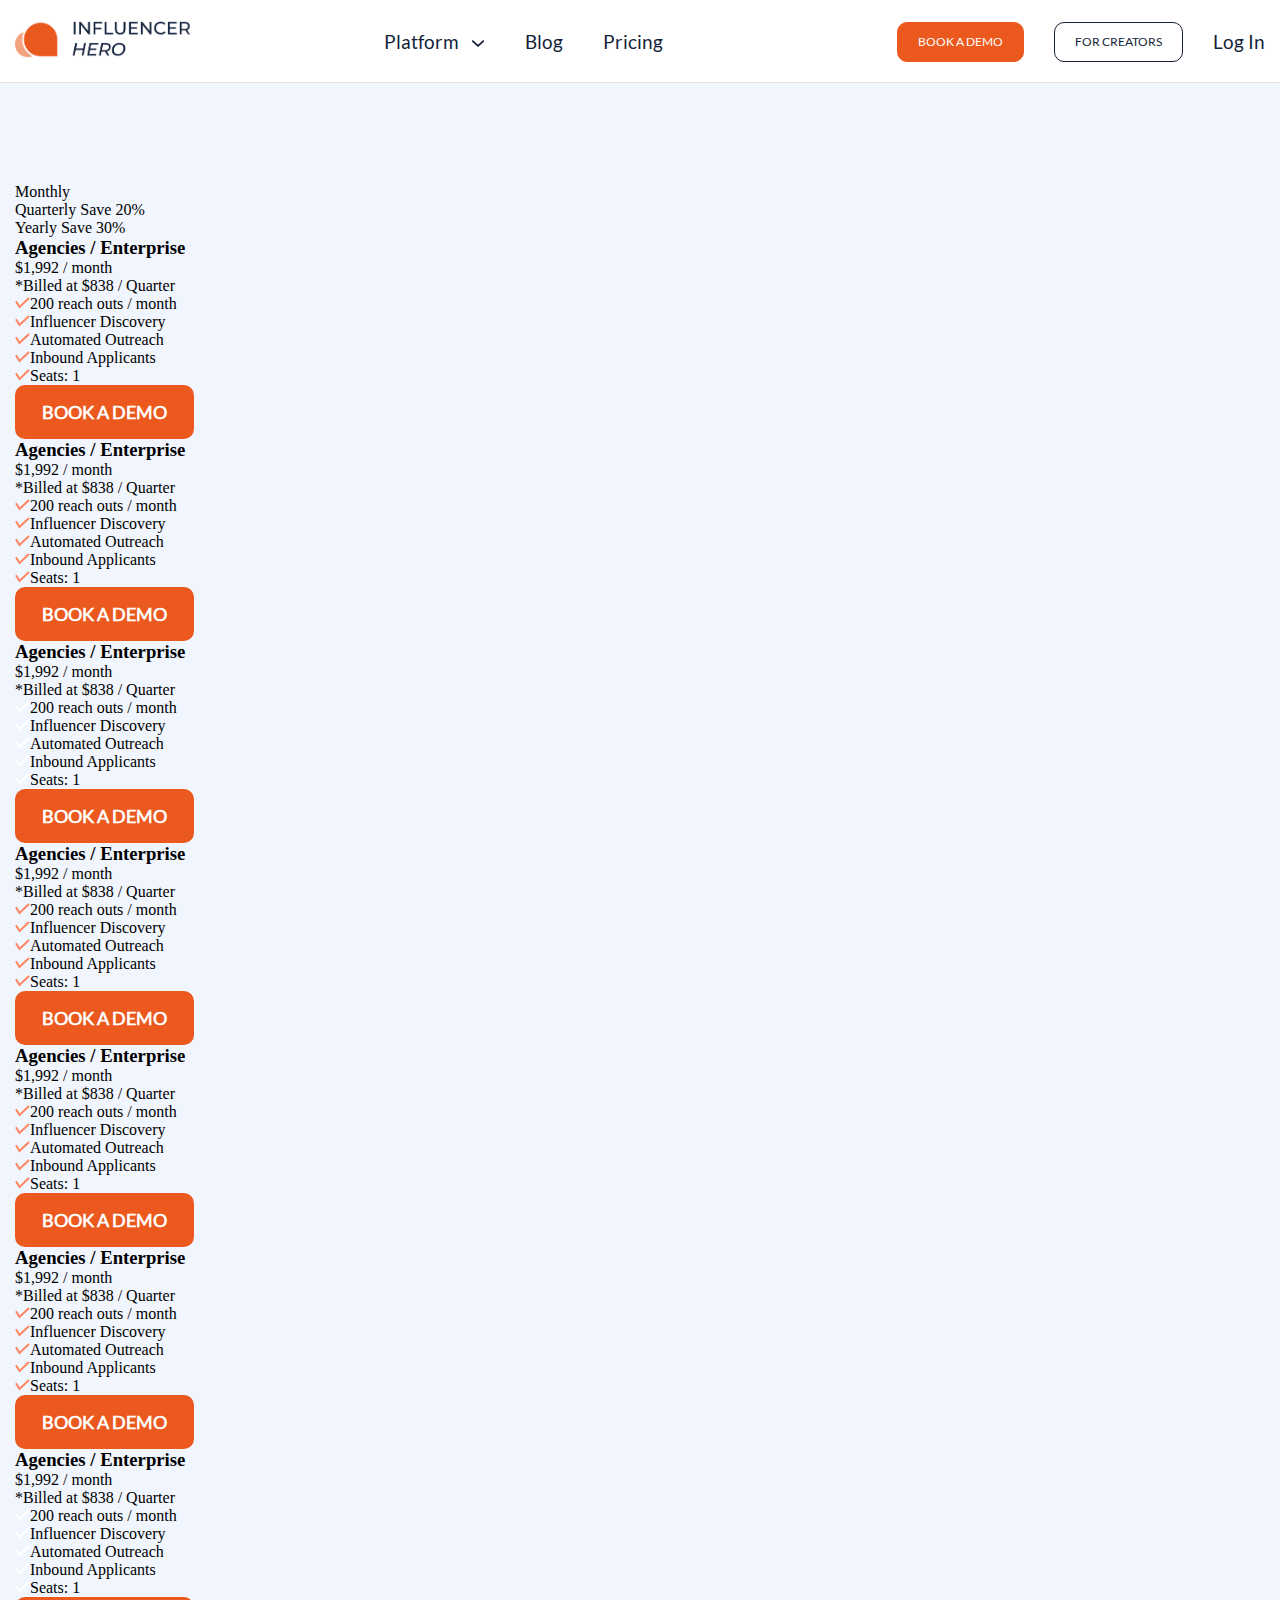
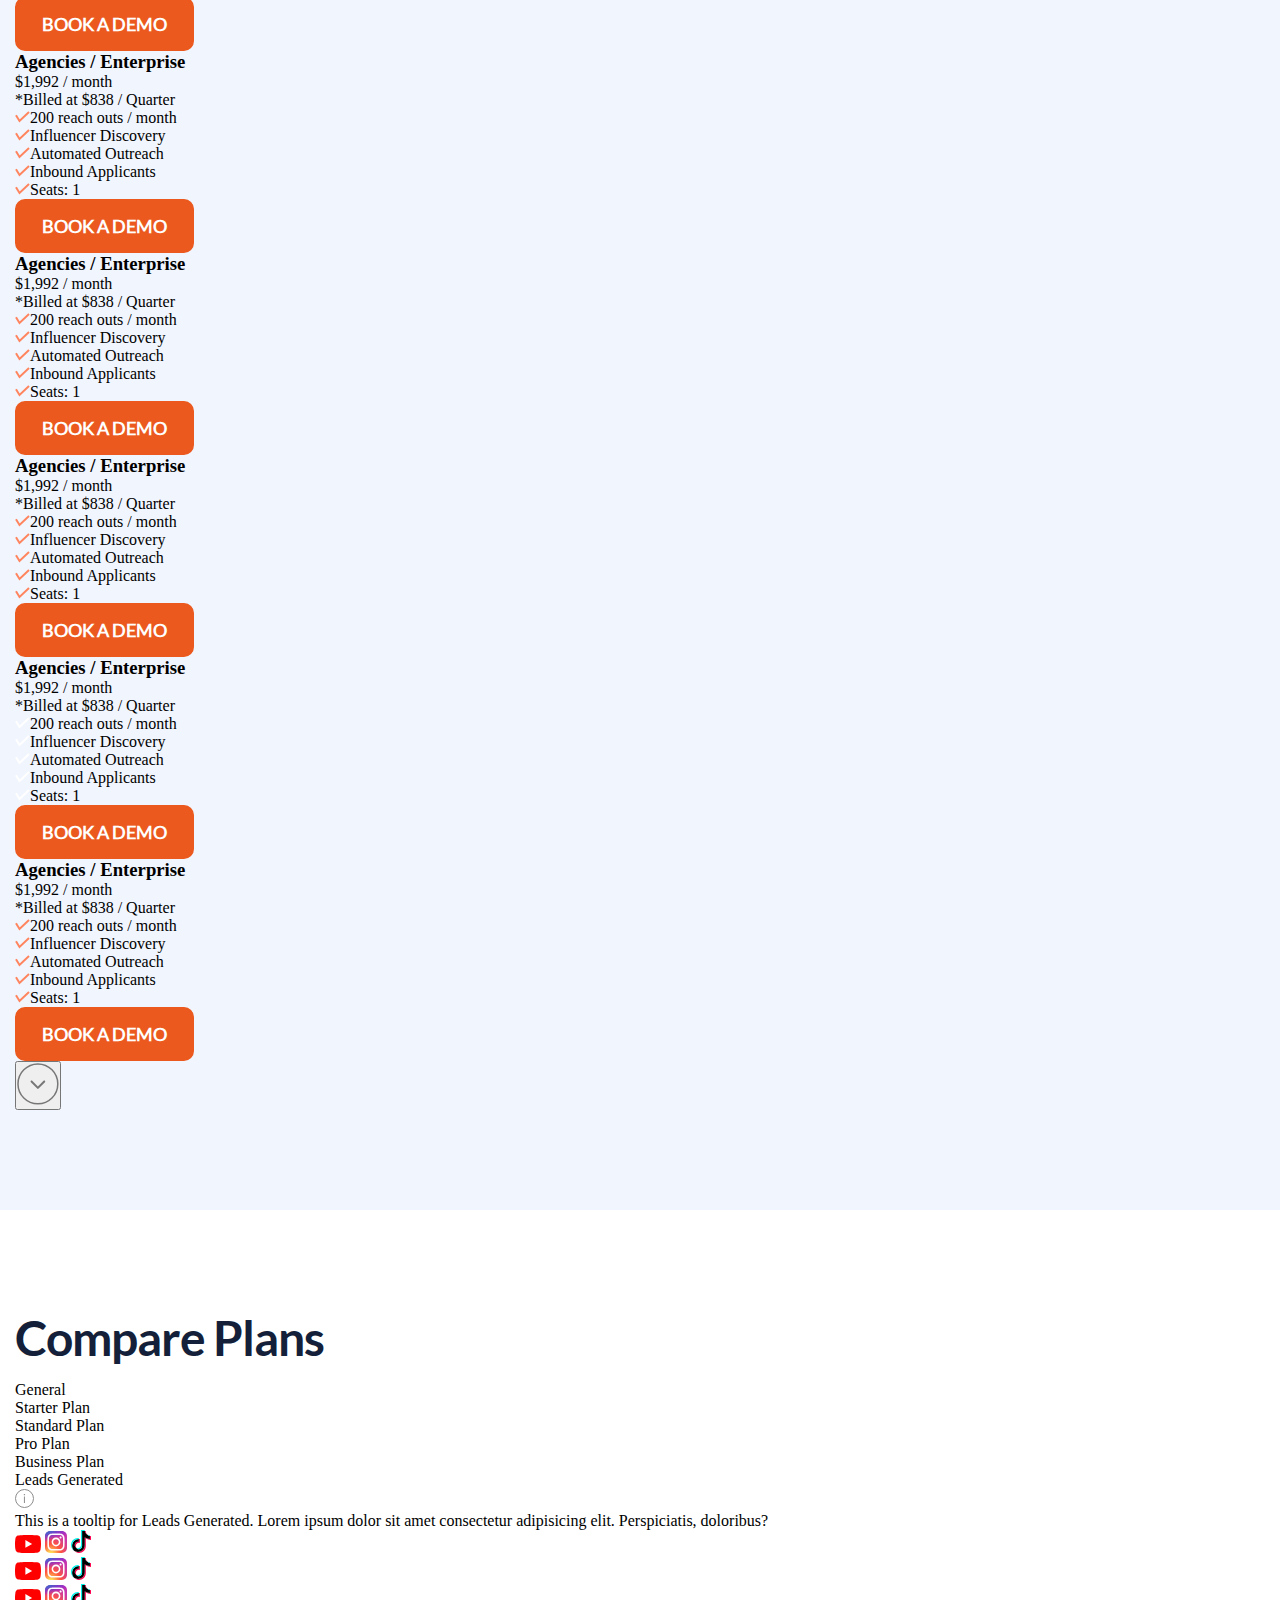
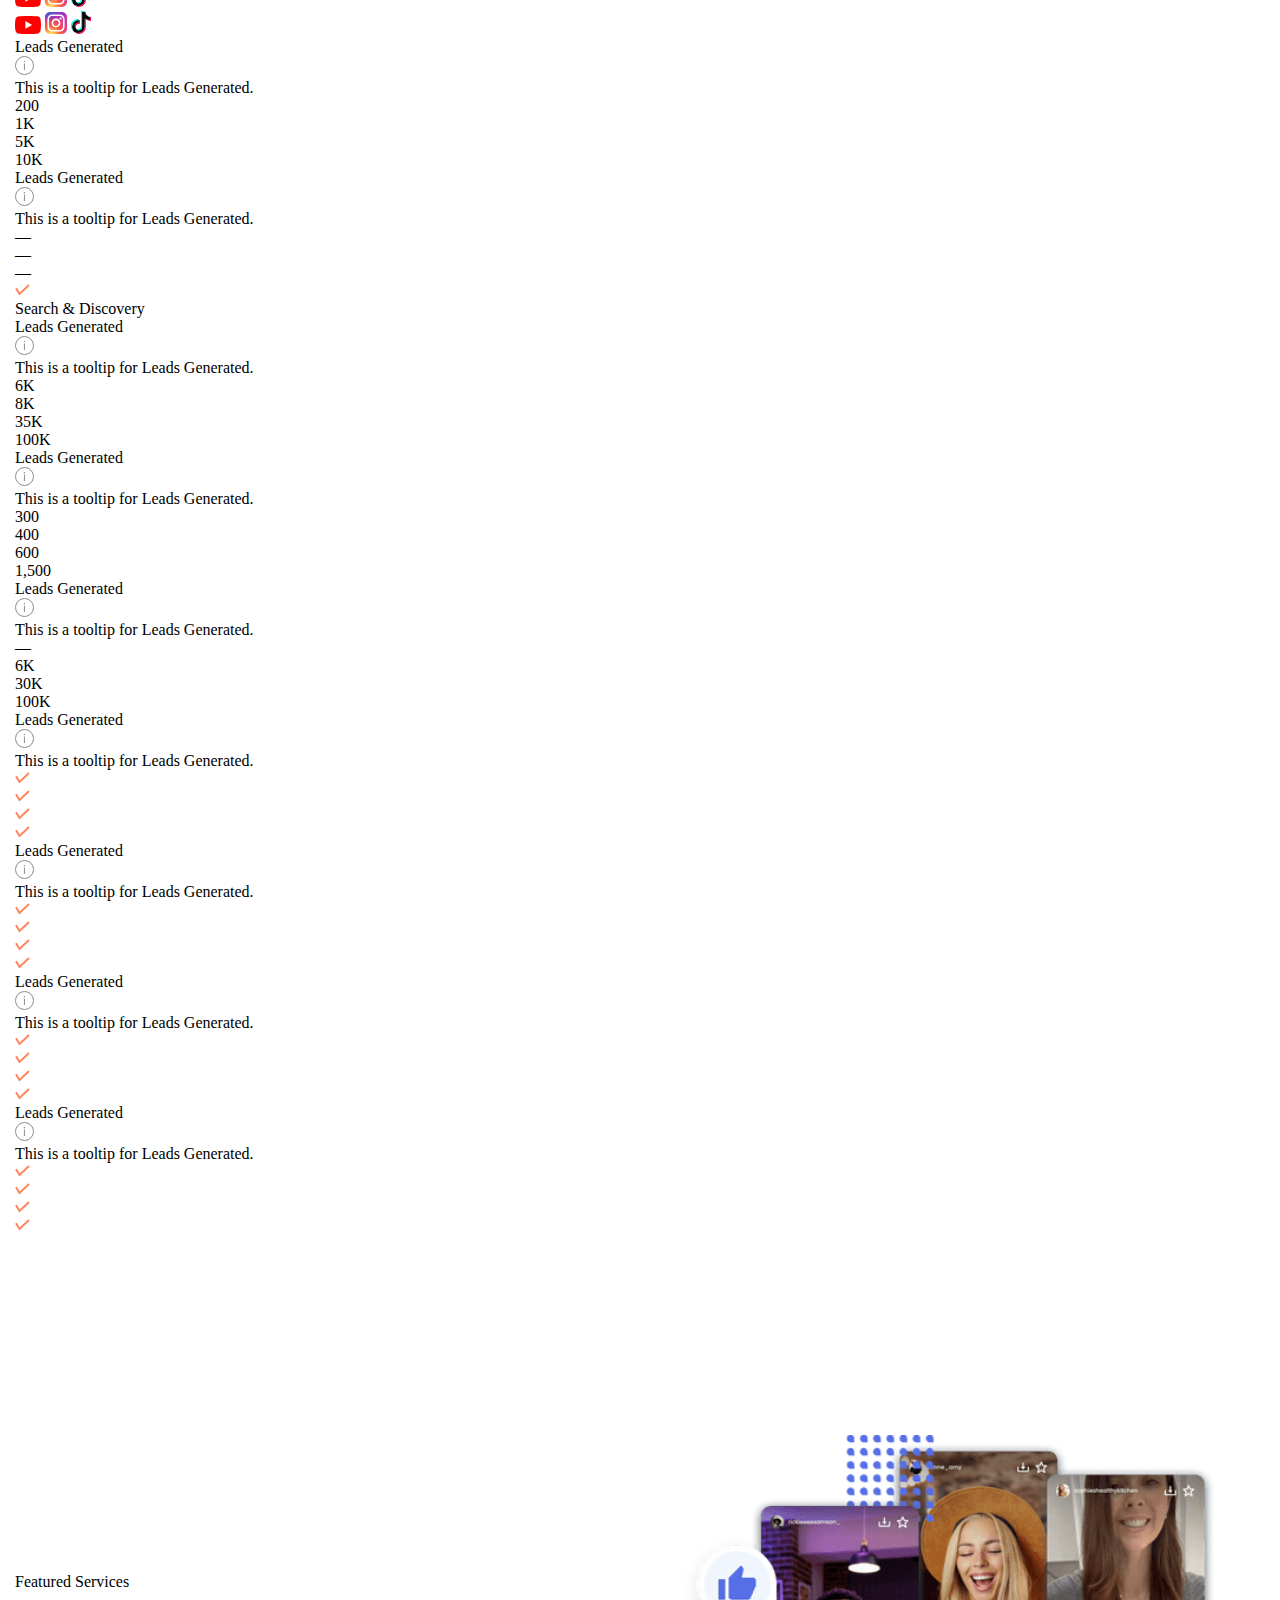
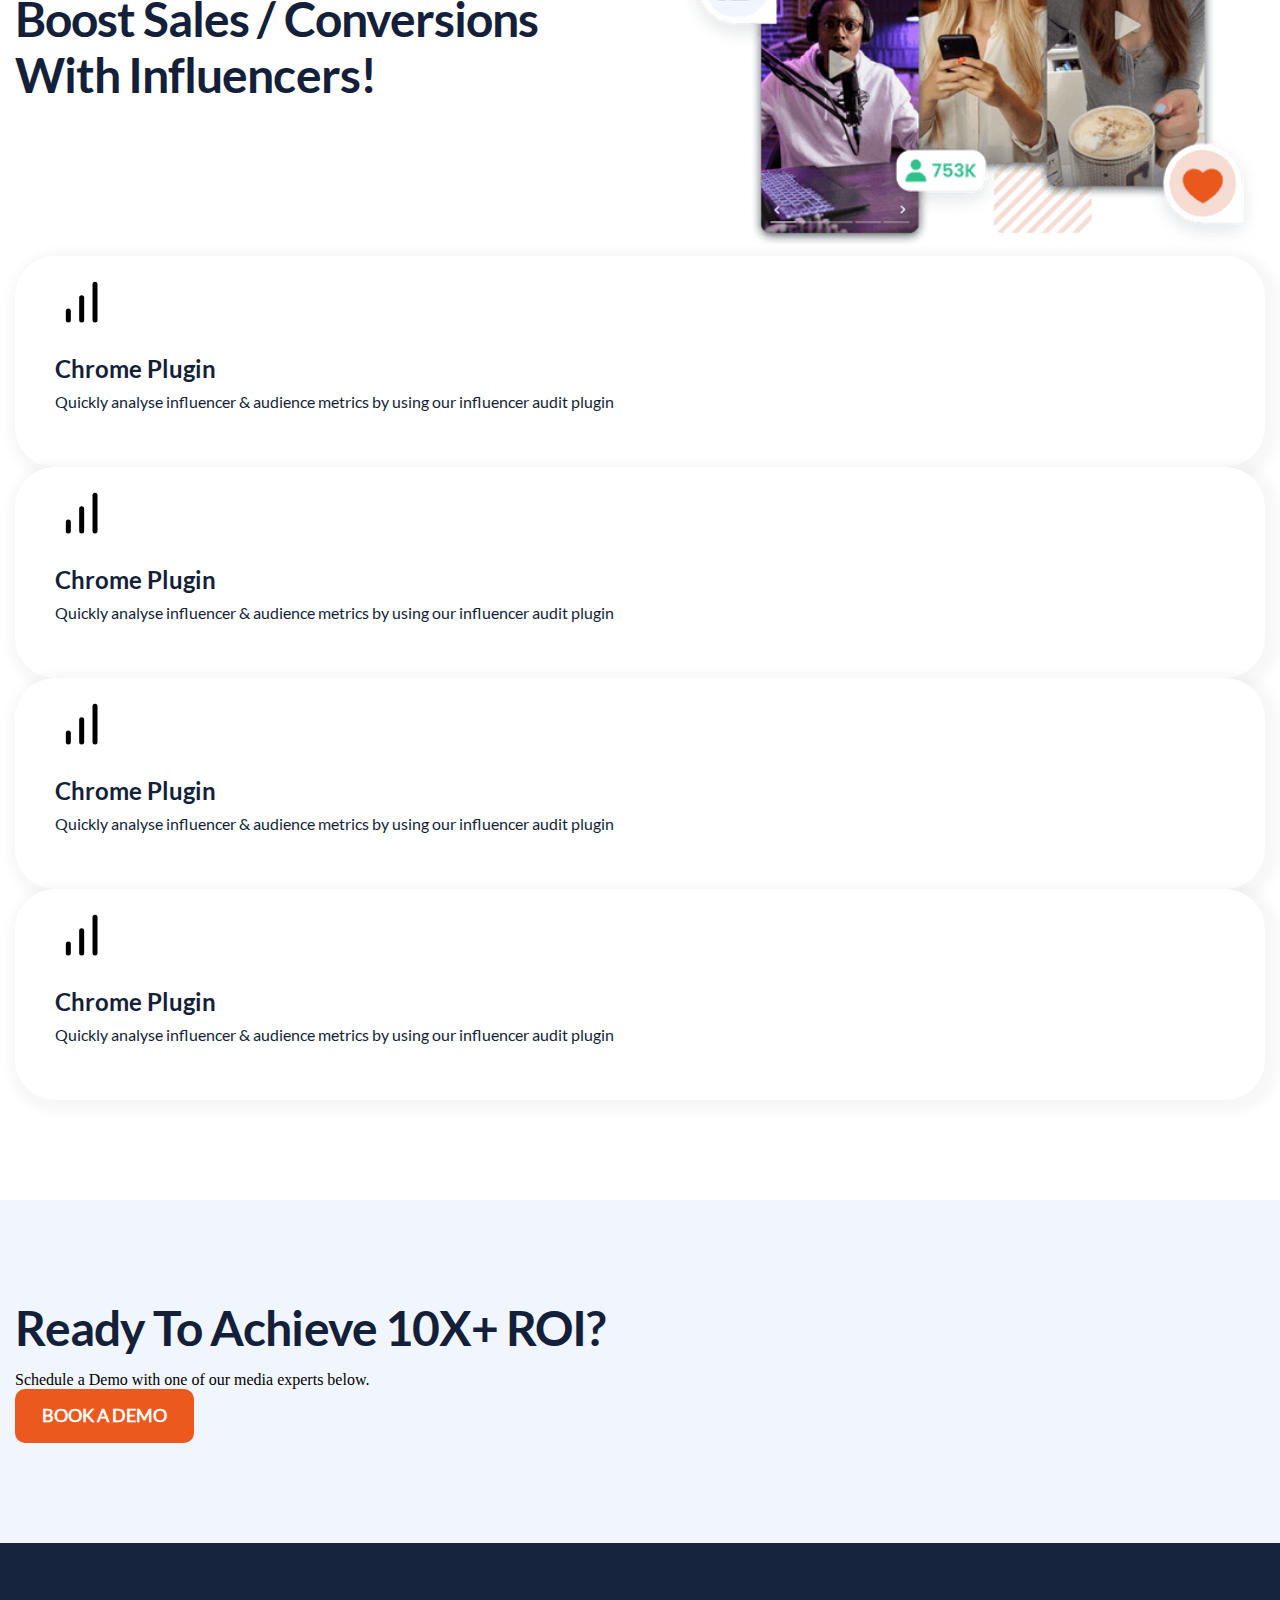
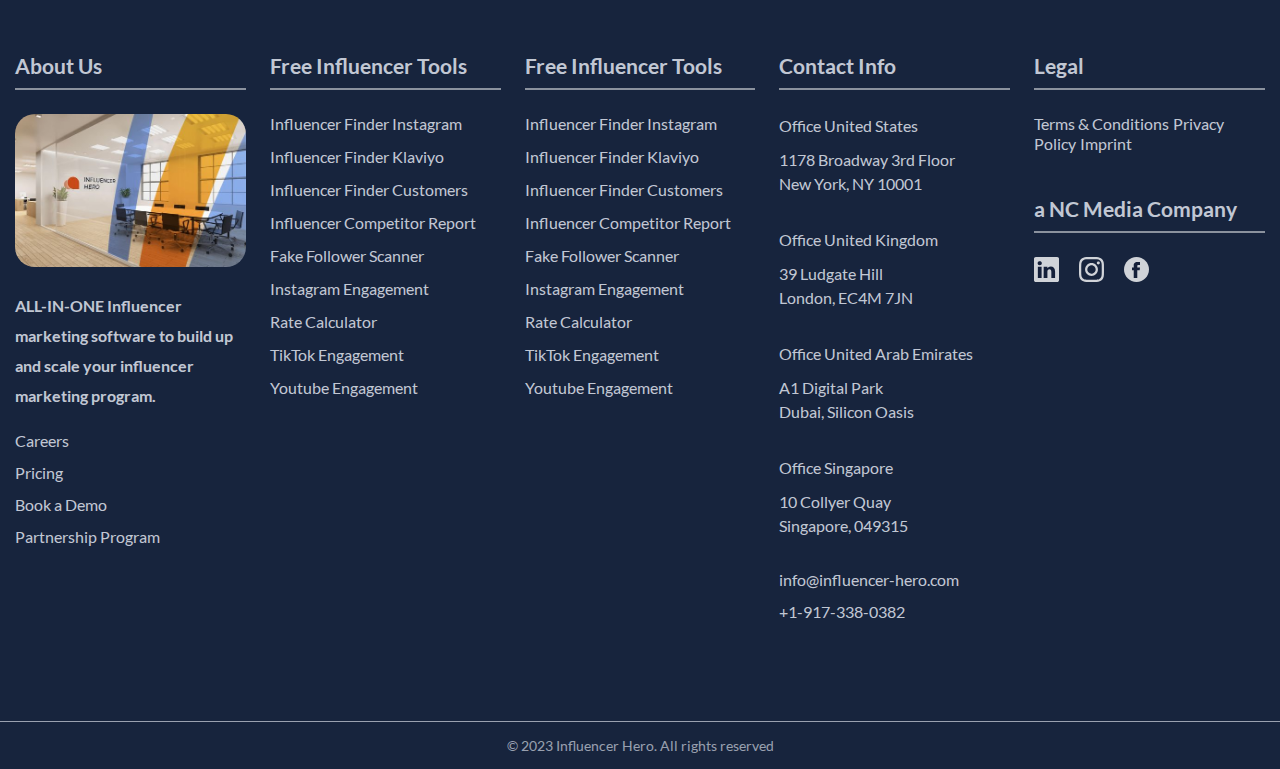
<file: pages/pricing.html>
<!DOCTYPE html>
<html lang="en">

<head>
    <meta charset="UTF-8">
    <meta name="viewport" content="width=device-width, initial-scale=1.0">
    <link rel="stylesheet" href="../css/style.css">
    <title>Document</title>
</head>

<body>
    <header class="site-header">
        <div class="header__container">
            <div class="header__wrapper">
                <!-- Logo -->
                <div class="header__logo">
                    <a href="../index.html">
                        <img src="../assets/64a0120f26067bbd5896b39c_CI_InfluencerHero_FV.png" alt="logo">
                    </a>

                    <div class="menu--btn">
                        <span class="menu--line line--one"></span>
                        <span class="menu--line line--two"></span>
                    </div>
                </div>

                <!-- Navigation -->
                <div class="header__nav">
                    <ul class="nav__list">
                        <li class="nav__item nav__item--has-dropdown">
                            <span class="nav__item--has-dropdown-wrap">
                                <span class="nav__title">Platform</span>
                                <span class="nav-rotate--icon"><img src="../assets/65f32f9fc8a2efbbafa7fae8_8 501.svg" alt="icon"></span>
                            </span>
                            <div class="dropdown-menu-cont">
                                <div class="dropdown-menu">
                                    <div class="dropdown-menu__content">
                                        <ul class="dropdown-menu__list">
                                            <li class="dropdown-menu__item">
                                                <span class="dropdown-menu__icon">
                                                    <img src="../assets/64a1b9b7709a48bfa6161131_Menu-analyze-influencers 1.svg"
                                                        alt="icon">
                                                </span>
                                                <a href="influncer.html" class="dropdown-menu-ancur">
                                                    <span class="dropdown-menu__title">
                                                        Find Influencers
                                                        <span class="dropdown-menu__title-arrow"><img
                                                                src="../assets/649eae9280d73b35d8ed2f13_Vector.svg"
                                                                alt="icon"></span>
                                                    </span>
                                                    <span class="dropdown-menu__desc">
                                                        Find influencers using detailed filters, including location,
                                                        audience demographics, look a likes and much more
                                                    </span>
                                                </a>
                                            </li>
                                            <li class="dropdown-menu__item">
                                                <span class="dropdown-menu__icon">
                                                    <img src="../assets/64a1b9b7709a48bfa6161131_Menu-analyze-influencers 1.svg"
                                                        alt="icon">
                                                </span>
                                                <a href="campaign-influencer.html" class="dropdown-menu-ancur">
                                                    <span class="dropdown-menu__title">
                                                        Influencer Campaign
                                                        <span class="dropdown-menu__title-arrow"><img
                                                                src="../assets/649eae9280d73b35d8ed2f13_Vector.svg"
                                                                alt="icon"></span>
                                                    </span>
                                                    <span class="dropdown-menu__desc">
                                                        Find influencers using detailed filters, including location,
                                                        audience demographics, look a likes and much more
                                                    </span>
                                                </a>
                                            </li>

                                            <li class="dropdown-menu__item">
                                                <span class="dropdown-menu__icon">
                                                    <img src="../assets/64a1b9b7709a48bfa6161131_Menu-analyze-influencers 1.svg"
                                                        alt="icon">
                                                </span>
                                                <a href="campaign-reporting.html" class="dropdown-menu-ancur">
                                                    <span class="dropdown-menu__title">
                                                        Campaign Management
                                                        <span class="dropdown-menu__title-arrow"><img
                                                                src="../assets/649eae9280d73b35d8ed2f13_Vector.svg"
                                                                alt="icon"></span>
                                                    </span>
                                                    <span class="dropdown-menu__desc">
                                                        Find influencers using detailed filters, including location,
                                                        audience demographics, look a likes and much more
                                                    </span>
                                                </a>
                                            </li>

                                            <li class="dropdown-menu__item">
                                                <span class="dropdown-menu__icon">
                                                    <img src="../assets/64a1b9b7709a48bfa6161131_Menu-analyze-influencers 1.svg"
                                                        alt="icon">
                                                </span>
                                                <a href="competitor-analysis.html" class="dropdown-menu-ancur">
                                                    <span class="dropdown-menu__title">
                                                        Competitor Analysis
                                                        <span class="dropdown-menu__title-arrow"><img
                                                                src="../assets/649eae9280d73b35d8ed2f13_Vector.svg"
                                                                alt="icon"></span>
                                                    </span>
                                                    <span class="dropdown-menu__desc">
                                                        Find influencers using detailed filters, including location,
                                                        audience demographics, look a likes and much more
                                                    </span>
                                                </a>
                                            </li>

                                            <li class="dropdown-menu__item">
                                                <span class="dropdown-menu__icon">
                                                    <img src="../assets/64a1b9b7709a48bfa6161131_Menu-analyze-influencers 1.svg"
                                                        alt="icon">
                                                </span>
                                                <a href="instagram-influencer.html" class="dropdown-menu-ancur">
                                                    <span class="dropdown-menu__title">
                                                        Instagram Influencer
                                                        <span class="dropdown-menu__title-arrow"><img
                                                                src="../assets/649eae9280d73b35d8ed2f13_Vector.svg"
                                                                alt="icon"></span>
                                                    </span>
                                                    <span class="dropdown-menu__desc">
                                                        Find influencers using detailed filters, including location,
                                                        audience demographics, look a likes and much more
                                                    </span>
                                                </a>
                                            </li>

                                            <li class="dropdown-menu__item">
                                                <span class="dropdown-menu__icon">
                                                    <img src="../assets/64a1b9b7709a48bfa6161131_Menu-analyze-influencers 1.svg"
                                                        alt="icon">
                                                </span>
                                                <a href="market-analysis.html" class="dropdown-menu-ancur">
                                                    <span class="dropdown-menu__title">
                                                        Market Analysis
                                                        <span class="dropdown-menu__title-arrow"><img
                                                                src="../assets/649eae9280d73b35d8ed2f13_Vector.svg"
                                                                alt="icon"></span>
                                                    </span>
                                                    <span class="dropdown-menu__desc">
                                                        Find influencers using detailed filters, including location,
                                                        audience demographics, look a likes and much more
                                                    </span>
                                                </a>
                                            </li>

                                            <li class="dropdown-menu__item">
                                                <span class="dropdown-menu__icon">
                                                    <img src="../assets/64a1b9b7709a48bfa6161131_Menu-analyze-influencers 1.svg"
                                                        alt="icon">
                                                </span>
                                                <a href="media-monitor.html" class="dropdown-menu-ancur">
                                                    <span class="dropdown-menu__title">
                                                        Media Monitor
                                                        <span class="dropdown-menu__title-arrow"><img
                                                                src="../assets/649eae9280d73b35d8ed2f13_Vector.svg"
                                                                alt="icon"></span>
                                                    </span>
                                                    <span class="dropdown-menu__desc">
                                                        Find influencers using detailed filters, including location,
                                                        audience demographics, look a likes and much more
                                                    </span>
                                                </a>
                                            </li>


                                            <li class="dropdown-menu__item">
                                                <span class="dropdown-menu__icon">
                                                    <img src="../assets/64a1b9b7709a48bfa6161131_Menu-analyze-influencers 1.svg"
                                                        alt="icon">
                                                </span>
                                                <a href="campaign-management.html" class="dropdown-menu-ancur">
                                                    <span class="dropdown-menu__title">
                                                        Campaign Management
                                                        <span class="dropdown-menu__title-arrow"><img
                                                                src="../assets/649eae9280d73b35d8ed2f13_Vector.svg"
                                                                alt="icon"></span>
                                                    </span>
                                                    <span class="dropdown-menu__desc">
                                                        Find influencers using detailed filters, including location,
                                                        audience demographics, look a likes and much more
                                                    </span>
                                                </a>
                                            </li>

                                            <li class="dropdown-menu__item">
                                                <span class="dropdown-menu__icon">
                                                    <img src="../assets/64a1b9b7709a48bfa6161131_Menu-analyze-influencers 1.svg"
                                                        alt="icon">
                                                </span>
                                                <a href="influencer-search.html" class="dropdown-menu-ancur">
                                                    <span class="dropdown-menu__title">
                                                        Influencer Search
                                                        <span class="dropdown-menu__title-arrow"><img
                                                                src="../assets/649eae9280d73b35d8ed2f13_Vector.svg"
                                                                alt="icon"></span>
                                                    </span>
                                                    <span class="dropdown-menu__desc">
                                                        Find influencers using detailed filters, including location,
                                                        audience demographics, look a likes and much more
                                                    </span>
                                                </a>
                                            </li>


                                            <!-- Repeat the above li for all menu items -->
                                        </ul>
                                    </div>
                                    <div class="dropdown-menu__image">
                                        <img src="../assets/64a02ec2723d50f75d77087f_group_19-p-500.png" alt="img">
                                    </div>
                                </div>
                            </div>
                        </li>
                        <li class="nav__item"><a href="blog.html">Blog</a></li>
                        <li class="nav__item"><a href="pricing.html">Pricing</a></li>
                        <li><a href="#" class="nav__item btn--login--mob">Log In</a></li>
                    </ul>
                </div>

                <!-- CTA Buttons -->
                <div class="header__actions">
                    <a href="#" class="btn btn--demo">book a demo</a>
                    <a href="#" class="btn btn--creator">for creators</a>
                    <a href="#" class="btn btn--login">Log In</a>
                </div>
            </div>
        </div>
    </header>

    <main>
        <section class="pricing-section container-pd bg-gray">
            <div class="pricing-section__wrapper container-wd">
                <!-- Tabs -->
                <div class="tabs-container pricing-section__tabs-container">
                    <div class="tabse pricing-section__tabs">
                        <div class="tab-button active pricing-section__tab-button"
                            onclick="setActiveTab(this, 'monthly')">Monthly</div>
                        <div class="tab-button pricing-section__tab-button" onclick="setActiveTab(this, 'quarterly')">
                            Quarterly <span class="pricing-section__tab-save">Save 20%</span>
                        </div>
                        <div class="tab-button pricing-section__tab-button" onclick="setActiveTab(this, 'yearly')">
                            Yearly <span class="pricing-section__tab-save">Save 30%</span>
                        </div>
                    </div>
                </div>

                <!-- Monthly Plan -->
                <div id="monthly" class="plans pricing-section__plans active">
                    <div class="plan pricing-section__plan pricing-section__plan--mt">
                        <div class="pricing-section__plan-content">
                            <h3 class="pricing-section__plan-title">Agencies / Enterprise</h3>
                            <div class="price pricing-section__price">$1,992 <span class="pricing-section__price-note">/
                                    month</span></div>
                            <div class="pricing-section__billed-note">*Billed at $838 / Quarter</div>
                            <ul class="pricing-section__features">
                                <li><img src="../assets/649713df4c1b19e55ce7934f_Arrow.svg" alt="check">200 reach outs /
                                    month</li>
                                <li><img src="../assets/649713df4c1b19e55ce7934f_Arrow.svg" alt="check">Influencer
                                    Discovery</li>
                                <li><img src="../assets/649713df4c1b19e55ce7934f_Arrow.svg" alt="check">Automated
                                    Outreach</li>
                                <li><img src="../assets/649713df4c1b19e55ce7934f_Arrow.svg" alt="check">Inbound
                                    Applicants</li>
                                <li><img src="../assets/649713df4c1b19e55ce7934f_Arrow.svg" alt="check">Seats: 1</li>
                            </ul>
                        </div>
                        <a href="#" class="button pricing-section__btn btn--demo-hero same-btn">BOOK A DEMO</a>
                    </div>
                    <div class="plan pricing-section__plan pricing-section__plan--mt">
                        <div class="pricing-section__plan-content">
                            <h3 class="pricing-section__plan-title">Agencies / Enterprise</h3>
                            <div class="price pricing-section__price">$1,992 <span class="pricing-section__price-note">/
                                    month</span></div>
                            <div class="pricing-section__billed-note">*Billed at $838 / Quarter</div>
                            <ul class="pricing-section__features">
                                <li><img src="../assets/649713df4c1b19e55ce7934f_Arrow.svg" alt="check">200 reach outs /
                                    month</li>
                                <li><img src="../assets/649713df4c1b19e55ce7934f_Arrow.svg" alt="check">Influencer
                                    Discovery</li>
                                <li><img src="../assets/649713df4c1b19e55ce7934f_Arrow.svg" alt="check">Automated
                                    Outreach</li>
                                <li><img src="../assets/649713df4c1b19e55ce7934f_Arrow.svg" alt="check">Inbound
                                    Applicants</li>
                                <li><img src="../assets/649713df4c1b19e55ce7934f_Arrow.svg" alt="check">Seats: 1</li>
                            </ul>
                        </div>
                        <a href="#" class="button pricing-section__btn btn--demo-hero same-btn">BOOK A DEMO</a>
                    </div>
                    <div class="plan pricing-section__plan orange-bg">
                        <div class="pricing-section__plan-content">
                            <h3 class="pricing-section__plan-title">Agencies / Enterprise</h3>
                            <div class="price pricing-section__price">$1,992 <span class="pricing-section__price-note">/
                                    month</span></div>
                            <div class="pricing-section__billed-note">*Billed at $838 / Quarter</div>
                            <ul class="pricing-section__features">
                                <li><img src="../assets/64a1bb2149d92613acae89a1_649713df4c1b19e55ce7934f_Arrow 1.svg"
                                        alt="check">200 reach outs / month</li>
                                <li><img src="../assets/64a1bb2149d92613acae89a1_649713df4c1b19e55ce7934f_Arrow 1.svg"
                                        alt="check">Influencer Discovery</li>
                                <li><img src="../assets/64a1bb2149d92613acae89a1_649713df4c1b19e55ce7934f_Arrow 1.svg"
                                        alt="check">Automated Outreach</li>
                                <li><img src="../assets/64a1bb2149d92613acae89a1_649713df4c1b19e55ce7934f_Arrow 1.svg"
                                        alt="check">Inbound Applicants</li>
                                <li><img src="../assets/64a1bb2149d92613acae89a1_649713df4c1b19e55ce7934f_Arrow 1.svg"
                                        alt="check">Seats: 1</li>
                            </ul>
                        </div>
                        <a href="#" class="button pricing-section__btn btn--demo-hero same-btn">BOOK A DEMO</a>
                    </div>
                    <div class="plan pricing-section__plan pricing-section__plan--mt">
                        <div class="pricing-section__plan-content">
                            <h3 class="pricing-section__plan-title">Agencies / Enterprise</h3>
                            <div class="price pricing-section__price">$1,992 <span class="pricing-section__price-note">/
                                    month</span></div>
                            <div class="pricing-section__billed-note">*Billed at $838 / Quarter</div>
                            <ul class="pricing-section__features">
                                <li><img src="../assets/649713df4c1b19e55ce7934f_Arrow.svg" alt="check">200 reach outs /
                                    month</li>
                                <li><img src="../assets/649713df4c1b19e55ce7934f_Arrow.svg" alt="check">Influencer
                                    Discovery</li>
                                <li><img src="../assets/649713df4c1b19e55ce7934f_Arrow.svg" alt="check">Automated
                                    Outreach</li>
                                <li><img src="../assets/649713df4c1b19e55ce7934f_Arrow.svg" alt="check">Inbound
                                    Applicants</li>
                                <li><img src="../assets/649713df4c1b19e55ce7934f_Arrow.svg" alt="check">Seats: 1</li>
                            </ul>
                        </div>
                        <a href="#" class="button pricing-section__btn btn--demo-hero same-btn">BOOK A DEMO</a>
                    </div>
                </div>

                <!-- Quarterly Plan -->
                <div id="quarterly" class="plans pricing-section__plans">
                    <div class="plan pricing-section__plan pricing-section__plan--mt">
                        <div class="pricing-section__plan-content">
                            <h3 class="pricing-section__plan-title">Agencies / Enterprise</h3>
                            <div class="price pricing-section__price">$1,992 <span class="pricing-section__price-note">/
                                    month</span></div>
                            <div class="pricing-section__billed-note">*Billed at $838 / Quarter</div>
                            <ul class="pricing-section__features">
                                <li><img src="../assets/649713df4c1b19e55ce7934f_Arrow.svg" alt="check">200 reach outs /
                                    month</li>
                                <li><img src="../assets/649713df4c1b19e55ce7934f_Arrow.svg" alt="check">Influencer
                                    Discovery</li>
                                <li><img src="../assets/649713df4c1b19e55ce7934f_Arrow.svg" alt="check">Automated
                                    Outreach</li>
                                <li><img src="../assets/649713df4c1b19e55ce7934f_Arrow.svg" alt="check">Inbound
                                    Applicants</li>
                                <li><img src="../assets/649713df4c1b19e55ce7934f_Arrow.svg" alt="check">Seats: 1</li>
                            </ul>
                        </div>
                        <a href="#" class="button pricing-section__btn btn--demo-hero same-btn">BOOK A DEMO</a>
                    </div>
                    <div class="plan pricing-section__plan pricing-section__plan--mt">
                        <div class="pricing-section__plan-content">
                            <h3 class="pricing-section__plan-title">Agencies / Enterprise</h3>
                            <div class="price pricing-section__price">$1,992 <span class="pricing-section__price-note">/
                                    month</span></div>
                            <div class="pricing-section__billed-note">*Billed at $838 / Quarter</div>
                            <ul class="pricing-section__features">
                                <li><img src="../assets/649713df4c1b19e55ce7934f_Arrow.svg" alt="check">200 reach outs /
                                    month</li>
                                <li><img src="../assets/649713df4c1b19e55ce7934f_Arrow.svg" alt="check">Influencer
                                    Discovery</li>
                                <li><img src="../assets/649713df4c1b19e55ce7934f_Arrow.svg" alt="check">Automated
                                    Outreach</li>
                                <li><img src="../assets/649713df4c1b19e55ce7934f_Arrow.svg" alt="check">Inbound
                                    Applicants</li>
                                <li><img src="../assets/649713df4c1b19e55ce7934f_Arrow.svg" alt="check">Seats: 1</li>
                            </ul>
                        </div>
                        <a href="#" class="button pricing-section__btn btn--demo-hero same-btn">BOOK A DEMO</a>
                    </div>
                    <div class="plan pricing-section__plan orange-bg">
                        <div class="pricing-section__plan-content">
                            <h3 class="pricing-section__plan-title">Agencies / Enterprise</h3>
                            <div class="price pricing-section__price">$1,992 <span class="pricing-section__price-note">/
                                    month</span></div>
                            <div class="pricing-section__billed-note">*Billed at $838 / Quarter</div>
                            <ul class="pricing-section__features">
                                <li><img src="../assets/64a1bb2149d92613acae89a1_649713df4c1b19e55ce7934f_Arrow 1.svg"
                                        alt="check">200 reach outs / month</li>
                                <li><img src="../assets/64a1bb2149d92613acae89a1_649713df4c1b19e55ce7934f_Arrow 1.svg"
                                        alt="check">Influencer Discovery</li>
                                <li><img src="../assets/64a1bb2149d92613acae89a1_649713df4c1b19e55ce7934f_Arrow 1.svg"
                                        alt="check">Automated Outreach</li>
                                <li><img src="../assets/64a1bb2149d92613acae89a1_649713df4c1b19e55ce7934f_Arrow 1.svg"
                                        alt="check">Inbound Applicants</li>
                                <li><img src="../assets/64a1bb2149d92613acae89a1_649713df4c1b19e55ce7934f_Arrow 1.svg"
                                        alt="check">Seats: 1</li>
                            </ul>
                        </div>
                        <a href="#" class="button pricing-section__btn btn--demo-hero same-btn">BOOK A DEMO</a>
                    </div>
                    <div class="plan pricing-section__plan pricing-section__plan--mt">
                        <div class="pricing-section__plan-content">
                            <h3 class="pricing-section__plan-title">Agencies / Enterprise</h3>
                            <div class="price pricing-section__price">$1,992 <span class="pricing-section__price-note">/
                                    month</span></div>
                            <div class="pricing-section__billed-note">*Billed at $838 / Quarter</div>
                            <ul class="pricing-section__features">
                                <li><img src="../assets/649713df4c1b19e55ce7934f_Arrow.svg" alt="check">200 reach outs /
                                    month</li>
                                <li><img src="../assets/649713df4c1b19e55ce7934f_Arrow.svg" alt="check">Influencer
                                    Discovery</li>
                                <li><img src="../assets/649713df4c1b19e55ce7934f_Arrow.svg" alt="check">Automated
                                    Outreach</li>
                                <li><img src="../assets/649713df4c1b19e55ce7934f_Arrow.svg" alt="check">Inbound
                                    Applicants</li>
                                <li><img src="../assets/649713df4c1b19e55ce7934f_Arrow.svg" alt="check">Seats: 1</li>
                            </ul>
                        </div>
                        <a href="#" class="button pricing-section__btn btn--demo-hero same-btn">BOOK A DEMO</a>
                    </div>
                </div>

                <!-- Yearly Plan -->
                <div id="yearly" class="plans pricing-section__plans">
                    <div class="plan pricing-section__plan pricing-section__plan--mt">
                        <div class="pricing-section__plan-content">
                            <h3 class="pricing-section__plan-title">Agencies / Enterprise</h3>
                            <div class="price pricing-section__price">$1,992 <span class="pricing-section__price-note">/
                                    month</span></div>
                            <div class="pricing-section__billed-note">*Billed at $838 / Quarter</div>
                            <ul class="pricing-section__features">
                                <li><img src="../assets/649713df4c1b19e55ce7934f_Arrow.svg" alt="check">200 reach outs /
                                    month</li>
                                <li><img src="../assets/649713df4c1b19e55ce7934f_Arrow.svg" alt="check">Influencer
                                    Discovery</li>
                                <li><img src="../assets/649713df4c1b19e55ce7934f_Arrow.svg" alt="check">Automated
                                    Outreach</li>
                                <li><img src="../assets/649713df4c1b19e55ce7934f_Arrow.svg" alt="check">Inbound
                                    Applicants</li>
                                <li><img src="../assets/649713df4c1b19e55ce7934f_Arrow.svg" alt="check">Seats: 1</li>
                            </ul>
                        </div>
                        <a href="#" class="button pricing-section__btn btn--demo-hero same-btn">BOOK A DEMO</a>
                    </div>
                    <div class="plan pricing-section__plan pricing-section__plan--mt">
                        <div class="pricing-section__plan-content">
                            <h3 class="pricing-section__plan-title">Agencies / Enterprise</h3>
                            <div class="price pricing-section__price">$1,992 <span class="pricing-section__price-note">/
                                    month</span></div>
                            <div class="pricing-section__billed-note">*Billed at $838 / Quarter</div>
                            <ul class="pricing-section__features">
                                <li><img src="../assets/649713df4c1b19e55ce7934f_Arrow.svg" alt="check">200 reach outs /
                                    month</li>
                                <li><img src="../assets/649713df4c1b19e55ce7934f_Arrow.svg" alt="check">Influencer
                                    Discovery</li>
                                <li><img src="../assets/649713df4c1b19e55ce7934f_Arrow.svg" alt="check">Automated
                                    Outreach</li>
                                <li><img src="../assets/649713df4c1b19e55ce7934f_Arrow.svg" alt="check">Inbound
                                    Applicants</li>
                                <li><img src="../assets/649713df4c1b19e55ce7934f_Arrow.svg" alt="check">Seats: 1</li>
                            </ul>
                        </div>
                        <a href="#" class="button pricing-section__btn btn--demo-hero same-btn">BOOK A DEMO</a>
                    </div>
                    <div class="plan pricing-section__plan orange-bg">
                        <div class="pricing-section__plan-content">
                            <h3 class="pricing-section__plan-title">Agencies / Enterprise</h3>
                            <div class="price pricing-section__price">$1,992 <span class="pricing-section__price-note">/
                                    month</span></div>
                            <div class="pricing-section__billed-note">*Billed at $838 / Quarter</div>
                            <ul class="pricing-section__features">
                                <li><img src="../assets/64a1bb2149d92613acae89a1_649713df4c1b19e55ce7934f_Arrow 1.svg"
                                        alt="check">200 reach outs / month</li>
                                <li><img src="../assets/64a1bb2149d92613acae89a1_649713df4c1b19e55ce7934f_Arrow 1.svg"
                                        alt="check">Influencer Discovery</li>
                                <li><img src="../assets/64a1bb2149d92613acae89a1_649713df4c1b19e55ce7934f_Arrow 1.svg"
                                        alt="check">Automated Outreach</li>
                                <li><img src="../assets/64a1bb2149d92613acae89a1_649713df4c1b19e55ce7934f_Arrow 1.svg"
                                        alt="check">Inbound Applicants</li>
                                <li><img src="../assets/64a1bb2149d92613acae89a1_649713df4c1b19e55ce7934f_Arrow 1.svg"
                                        alt="check">Seats: 1</li>
                            </ul>
                        </div>
                        <a href="#" class="button pricing-section__btn btn--demo-hero same-btn">BOOK A DEMO</a>
                    </div>
                    <div class="plan pricing-section__plan pricing-section__plan--mt">
                        <div class="pricing-section__plan-content">
                            <h3 class="pricing-section__plan-title">Agencies / Enterprise</h3>
                            <div class="price pricing-section__price">$1,992 <span class="pricing-section__price-note">/
                                    month</span></div>
                            <div class="pricing-section__billed-note">*Billed at $838 / Quarter</div>
                            <ul class="pricing-section__features">
                                <li><img src="../assets/649713df4c1b19e55ce7934f_Arrow.svg" alt="check">200 reach outs /
                                    month</li>
                                <li><img src="../assets/649713df4c1b19e55ce7934f_Arrow.svg" alt="check">Influencer
                                    Discovery</li>
                                <li><img src="../assets/649713df4c1b19e55ce7934f_Arrow.svg" alt="check">Automated
                                    Outreach</li>
                                <li><img src="../assets/649713df4c1b19e55ce7934f_Arrow.svg" alt="check">Inbound
                                    Applicants</li>
                                <li><img src="../assets/649713df4c1b19e55ce7934f_Arrow.svg" alt="check">Seats: 1</li>
                            </ul>
                        </div>
                        <a href="#" class="button pricing-section__btn btn--demo-hero same-btn">BOOK A DEMO</a>
                    </div>
                </div>

                <button class="click-down" onclick="scrollToSection()">
                    <img src="../assets/664621b3af399dbd66e77543_Group 1948756549.svg" alt="arrow">
                </button>
            </div>
        </section>

        <section class="container-pd">
            <div class="container-wd" id="scroll-target">
                <h2 class="same--heading2 compare-heading">Compare Plans</h2>

                <div class="main-compare">
                    <div class="compare-wrapper">
                        <div class="compare-title">General</div>
                        <div class="compare-title-mini">Starter Plan</div>
                        <div class="compare-title-mini">Standard Plan</div>
                        <div class="compare-title-mini">Pro Plan</div>
                        <div class="compare-title-mini">Business Plan</div>

                        <div class="compare-info">
                            <div class="compare-label">Leads Generated</div>
                            <div class="tooltip-wrapper">
                                <img src="../assets/65d8dde7146cb796d7637f82_Group 1948756447.svg" alt="tooltip">
                                <div class="tooltip">
                                    <p>This is a tooltip for Leads Generated. Lorem ipsum dolor sit amet consectetur adipisicing elit. Perspiciatis, doloribus?</p>
                                </div>
                            </div>
                        </div>

                        <div class="compare-value">
                            <img src="../assets/668bb2a4ccdf54c222ecf8c6_logos_youtube-icon.svg" alt="icon">
                            <img src="../assets/668bb2648b0b458e3fc6ae92_skill-icons_instagram.svg" alt="icon">
                            <img src="../assets/668bb2780cf4b8bb4271616c_logos_tiktok-icon.svg" alt="icon">
                        </div>
                        <div class="compare-value">
                            <img src="../assets/668bb2a4ccdf54c222ecf8c6_logos_youtube-icon.svg" alt="icon">
                            <img src="../assets/668bb2648b0b458e3fc6ae92_skill-icons_instagram.svg" alt="icon">
                            <img src="../assets/668bb2780cf4b8bb4271616c_logos_tiktok-icon.svg" alt="icon">
                        </div>
                        <div class="compare-value">
                            <img src="../assets/668bb2a4ccdf54c222ecf8c6_logos_youtube-icon.svg" alt="icon">
                            <img src="../assets/668bb2648b0b458e3fc6ae92_skill-icons_instagram.svg" alt="icon">
                            <img src="../assets/668bb2780cf4b8bb4271616c_logos_tiktok-icon.svg" alt="icon">
                        </div>
                        <div class="compare-value">
                            <img src="../assets/668bb2a4ccdf54c222ecf8c6_logos_youtube-icon.svg" alt="icon">
                            <img src="../assets/668bb2648b0b458e3fc6ae92_skill-icons_instagram.svg" alt="icon">
                            <img src="../assets/668bb2780cf4b8bb4271616c_logos_tiktok-icon.svg" alt="icon">
                        </div>

                        <div class="compare-info">
                            <div class="compare-label">Leads Generated</div>
                            <div class="tooltip-wrapper">
                                <img src="../assets/65d8dde7146cb796d7637f82_Group 1948756447.svg" alt="tooltip">
                                <div class="tooltip">
                                    <p>This is a tooltip for Leads Generated.</p>
                                </div>
                            </div>
                        </div>

                        <div class="compare-value">200</div>
                        <div class="compare-value">1K</div>
                        <div class="compare-value">5K</div>
                        <div class="compare-value">10K</div>

                        <div class="compare-info">
                            <div class="compare-label">Leads Generated</div>
                            <div class="tooltip-wrapper">
                                <img src="../assets/65d8dde7146cb796d7637f82_Group 1948756447.svg" alt="tooltip">
                                <div class="tooltip">
                                    <p>This is a tooltip for Leads Generated.</p>
                                </div>
                            </div>
                        </div>

                        <div class="compare-value">—</div>
                        <div class="compare-value">—</div>
                        <div class="compare-value">—</div>
                        <div class="compare-value"><img src="../assets/649713df4c1b19e55ce7934f_Arrow.svg" alt="check">
                        </div>
                    </div>

                    <div class="compare-wrapper">
                        <div class="compare-title">Search & Discovery</div>
                        <div class="compare-title-mini"></div>
                        <div class="compare-title-mini"></div>
                        <div class="compare-title-mini"></div>
                        <div class="compare-title-mini"></div>


                        <div class="compare-info">
                            <div class="compare-label">Leads Generated</div>
                            <div class="tooltip-wrapper">
                                <img src="../assets/65d8dde7146cb796d7637f82_Group 1948756447.svg" alt="tooltip">
                                <div class="tooltip">
                                    <p>This is a tooltip for Leads Generated.</p>
                                </div>
                            </div>
                        </div>

                        <div class="compare-value">6K</div>
                        <div class="compare-value">8K</div>
                        <div class="compare-value">35K</div>
                        <div class="compare-value">100K</div>

                        <div class="compare-info">
                            <div class="compare-label">Leads Generated</div>
                            <div class="tooltip-wrapper">
                                <img src="../assets/65d8dde7146cb796d7637f82_Group 1948756447.svg" alt="tooltip">
                                <div class="tooltip">
                                    <p>This is a tooltip for Leads Generated.</p>
                                </div>
                            </div>
                        </div>

                        <div class="compare-value">300</div>
                        <div class="compare-value">400</div>
                        <div class="compare-value">600</div>
                        <div class="compare-value">1,500</div>

                        <div class="compare-info">
                            <div class="compare-label">Leads Generated</div>
                            <div class="tooltip-wrapper">
                                <img src="../assets/65d8dde7146cb796d7637f82_Group 1948756447.svg" alt="tooltip">
                                <div class="tooltip">
                                    <p>This is a tooltip for Leads Generated.</p>
                                </div>
                            </div>
                        </div>

                        <div class="compare-value">—</div>
                        <div class="compare-value">6K</div>
                        <div class="compare-value">30K</div>
                        <div class="compare-value">100K</div>

                        <div class="compare-info">
                            <div class="compare-label">Leads Generated</div>
                            <div class="tooltip-wrapper">
                                <img src="../assets/65d8dde7146cb796d7637f82_Group 1948756447.svg" alt="tooltip">
                                <div class="tooltip">
                                    <p>This is a tooltip for Leads Generated.</p>
                                </div>
                            </div>
                        </div>

                        <div class="compare-value"><img src="../assets/649713df4c1b19e55ce7934f_Arrow.svg" alt="check">
                        </div>
                        <div class="compare-value"><img src="../assets/649713df4c1b19e55ce7934f_Arrow.svg" alt="check">
                        </div>
                        <div class="compare-value"><img src="../assets/649713df4c1b19e55ce7934f_Arrow.svg" alt="check">
                        </div>
                        <div class="compare-value"><img src="../assets/649713df4c1b19e55ce7934f_Arrow.svg" alt="check">
                        </div>
                        <div class="compare-info">
                            <div class="compare-label">Leads Generated</div>
                            <div class="tooltip-wrapper">
                                <img src="../assets/65d8dde7146cb796d7637f82_Group 1948756447.svg" alt="tooltip">
                                <div class="tooltip">
                                    <p>This is a tooltip for Leads Generated.</p>
                                </div>
                            </div>
                        </div>


                        <div class="compare-value"><img src="../assets/649713df4c1b19e55ce7934f_Arrow.svg" alt="check">
                        </div>
                        <div class="compare-value"><img src="../assets/649713df4c1b19e55ce7934f_Arrow.svg" alt="check">
                        </div>
                        <div class="compare-value"><img src="../assets/649713df4c1b19e55ce7934f_Arrow.svg" alt="check">
                        </div>
                        <div class="compare-value"><img src="../assets/649713df4c1b19e55ce7934f_Arrow.svg" alt="check">
                        </div>
                        <div class="compare-info">
                            <div class="compare-label">Leads Generated</div>
                            <div class="tooltip-wrapper">
                                <img src="../assets/65d8dde7146cb796d7637f82_Group 1948756447.svg" alt="tooltip">
                                <div class="tooltip">
                                    <p>This is a tooltip for Leads Generated.</p>
                                </div>
                            </div>
                        </div>


                        <div class="compare-value"><img src="../assets/649713df4c1b19e55ce7934f_Arrow.svg" alt="check">
                        </div>
                        <div class="compare-value"><img src="../assets/649713df4c1b19e55ce7934f_Arrow.svg" alt="check">
                        </div>
                        <div class="compare-value"><img src="../assets/649713df4c1b19e55ce7934f_Arrow.svg" alt="check">
                        </div>
                        <div class="compare-value"><img src="../assets/649713df4c1b19e55ce7934f_Arrow.svg" alt="check">
                        </div>
                        <div class="compare-info">
                            <div class="compare-label">Leads Generated</div>
                            <div class="tooltip-wrapper">
                                <img src="../assets/65d8dde7146cb796d7637f82_Group 1948756447.svg" alt="tooltip">
                                <div class="tooltip">
                                    <p>This is a tooltip for Leads Generated.</p>
                                </div>
                            </div>
                        </div>


                        <div class="compare-value"><img src="../assets/649713df4c1b19e55ce7934f_Arrow.svg" alt="check">
                        </div>
                        <div class="compare-value"><img src="../assets/649713df4c1b19e55ce7934f_Arrow.svg" alt="check">
                        </div>
                        <div class="compare-value"><img src="../assets/649713df4c1b19e55ce7934f_Arrow.svg" alt="check">
                        </div>
                        <div class="compare-value"><img src="../assets/649713df4c1b19e55ce7934f_Arrow.svg" alt="check">
                        </div>
                    </div>
                </div>

            </div>
        </section>

        <section class="container-pd">
            <div class="container-wd">
                <div class="hero-section__container--influncer colunm-revs">
                    
                    <div class="hero-section__content">
                        <p class="conversions text-orange">Featured Services</p>
                        <h2 class="same--heading2">
                            boost sales / conversions with influencers!
                        </h2>

                    </div>
                    <div class="hero-section__image">
                        <img src="../assets/64a02ec2723d50f75d77087f_group_19-p-500.png" alt="img" loading="lazy">
                    </div>
                    
                </div>

                <div class="free-tools-section__tools-pricing">
                    <div class="free-tools-section__tool">
                        <span class="free-tools-section__icon">
                            <img src="../assets/64a3f525cf1eb93fada89ca7_649713df4c1b19e55ce79350_Creative Marketing 1.svg" alt="img">
                        </span>
                        <div class="free-tools-section__info">
                            <h4>Chrome Plugin</h4>
                            <p>Quickly analyse influencer & audience metrics by using our influencer audit plugin</p>
                        </div>
                    </div>

                    <div class="free-tools-section__tool">
                        <span class="free-tools-section__icon">
                            <img src="../assets/64a3f525cf1eb93fada89ca7_649713df4c1b19e55ce79350_Creative Marketing 1.svg" alt="">
                        </span>
                        <div class="free-tools-section__info">
                            <h4>Chrome Plugin</h4>
                            <p>Quickly analyse influencer & audience metrics by using our influencer audit plugin</p>
                        </div>
                    </div>

                    <div class="free-tools-section__tool">
                        <span class="free-tools-section__icon">
                            <img src="../assets/64a3f525cf1eb93fada89ca7_649713df4c1b19e55ce79350_Creative Marketing 1.svg" alt="">
                        </span>
                        <div class="free-tools-section__info">
                            <h4>Chrome Plugin</h4>
                            <p>Quickly analyse influencer & audience metrics by using our influencer audit plugin</p>
                        </div>
                    </div>

                    <div class="free-tools-section__tool">
                        <span class="free-tools-section__icon">
                            <img src="../assets/64a3f525cf1eb93fada89ca7_649713df4c1b19e55ce79350_Creative Marketing 1.svg" alt="">
                        </span>
                        <div class="free-tools-section__info">
                            <h4>Chrome Plugin</h4>
                            <p>Quickly analyse influencer & audience metrics by using our influencer audit plugin</p>
                        </div>
                    </div>
                    
                </div>

            </div>
        </section>

        <section class="demo-section container-pd bg-gray">
            <div class="demo-wrapper container-wd">
              <h2 class="demo-heading same--heading2">Ready to achieve 10X+ ROI?</h2>
              <p class="demo-subtext">Schedule a Demo with one of our media experts below.</p>
              <div class="hero-section__buttons--demo">
                <a href="#" class="btn--demo-hero same-btn">BOOK A DEMO</a>
              </div>
            </div>
          </section>
          

    </main>

    <footer class="footer">
        <div class="footer__container container-pd">

            <div class="footer__top container-wd">
                <!-- About section -->
                <div class="footer__about">
                    <div class="footer__about-title">About Us</div>
                    <div class="footer__about-img">
                        <img src="../assets/64c8dec16165123ac927f581_ih_office_5-p-500.jpg" alt="img">
                    </div>
                    <p class="footer__about-text">
                        ALL-IN-ONE Influencer marketing software to build up and scale your influencer marketing
                        program.
                    </p>
                    <div class="footer__about-links">
                        <a href="#">Careers</a>
                        <a href="#">Pricing</a>
                        <a href="#">Book a Demo</a>
                        <a href="#">Partnership Program</a>
                    </div>
                </div>

                <!-- Tools list -->
                <div class="footer__tools">
                    <div class="footer__tools-title">Free Influencer Tools</div>
                    <ul class="footer__tools-list">
                        <li><a href="#">Influencer Finder Instagram</a></li>
                        <li><a href="#">Influencer Finder Klaviyo</a></li>
                        <li><a href="#">Influencer Finder Customers</a></li>
                        <li><a href="#">Influencer Competitor Report</a></li>
                        <li><a href="#">Fake Follower Scanner</a></li>
                        <li><a href="#">Instagram Engagement</a></li>
                        <li><a href="#">Rate Calculator</a></li>
                        <li><a href="#">TikTok Engagement</a></li>
                        <li><a href="#">Youtube Engagement</a></li>
                    </ul>
                </div>

                <!-- Duplicate tools section -->
                <div class="footer__tools-duplicate">
                    <div class="footer__tools-title">Free Influencer Tools</div>
                    <ul class="footer__tools-list">
                        <li><a href="#">Influencer Finder Instagram</a></li>
                        <li><a href="#">Influencer Finder Klaviyo</a></li>
                        <li><a href="#">Influencer Finder Customers</a></li>
                        <li><a href="#">Influencer Competitor Report</a></li>
                        <li><a href="#">Fake Follower Scanner</a></li>
                        <li><a href="#">Instagram Engagement</a></li>
                        <li><a href="#">Rate Calculator</a></li>
                        <li><a href="#">TikTok Engagement</a></li>
                        <li><a href="#">Youtube Engagement</a></li>
                    </ul>
                </div>

                <!-- Contact Info -->
                <div class="footer__contact">
                    <div class="footer__contact-title">Contact Info</div>
                    <div class="footer__locations">
                        <div class="footer__office">
                            <div class="footer__office-title">Office United States</div>
                            <div class="footer__office-address">1178 Broadway 3rd Floor<br>New York, NY 10001</div>
                        </div>
                        <div class="footer__office">
                            <div class="footer__office-title">Office United Kingdom</div>
                            <div class="footer__office-address">39 Ludgate Hill<br>London, EC4M 7JN</div>
                        </div>
                        <div class="footer__office">
                            <div class="footer__office-title">Office United Arab Emirates</div>
                            <div class="footer__office-address">A1 Digital Park<br>Dubai, Silicon Oasis</div>
                        </div>
                        <div class="footer__office">
                            <div class="footer__office-title">Office Singapore</div>
                            <div class="footer__office-address">10 Collyer Quay<br>Singapore, 049315</div>
                        </div>
                    </div>
                    <div class="footer__contact-links">
                        <a href="mailto:info@influencer-hero.com">info@influencer-hero.com</a>
                        <a href="tel:+1-917-338-0382">+1-917-338-0382</a>
                    </div>
                </div>

                <!-- Legal & Social -->
                <div class="footer__legal">
                    <div class="footer__legal-links">
                        <div class="footer__legal-title">Legal</div>
                        <div>
                            <a href="#">Terms & Conditions</a>
                            <a href="#">Privacy Policy</a>
                            <a href="#">Imprint</a>
                        </div>
                    </div>

                    <div class="footer__social">
                        <div class="footer__social-brand">a NC Media Company</div>
                        <ul class="footer__social-icons">
                            <li><a href="#"><img src="../assets/649da31bcad882a12b5db866_Layer_2.svg"
                                        alt="LinkedIn"></a>
                            </li>
                            <li><a href="#"><img src="../assets/649da35ab648e82c371e379f_Vector.svg" alt="Facebook"></a>
                            </li>
                            <li><a href="#"><img src="../assets/649da37fcd6795444f08da88_Group.svg" alt="Instagram"></a>
                            </li>
                        </ul>
                    </div>
                </div>
            </div>

        </div>
        <!-- Bottom -->
        <div class="footer__bottom">
            <p>© 2023 Influencer Hero. All rights reserved</p>
        </div>
    </footer>
    <script src="../js/script.js"></script>

    <script>
        const wrappers = document.querySelectorAll('.tooltip-wrapper');

        wrappers.forEach(wrapper => {
            const tooltip = wrapper.querySelector('.tooltip');

            wrapper.addEventListener('mouseenter', () => {
                tooltip.classList.add('show');
            });

            wrapper.addEventListener('mouseleave', () => {
                tooltip.classList.remove('show');
            });

            wrapper.addEventListener('click', (e) => {
                e.stopPropagation();
                // Hide other tooltips
                document.querySelectorAll('.tooltip.show').forEach(t => {
                    if (t !== tooltip) t.classList.remove('show');
                });
                tooltip.classList.toggle('show');
            });
        });

        document.addEventListener('click', () => {
            document.querySelectorAll('.tooltip.show').forEach(t => t.classList.remove('show'));
        });
    </script>

    <script>
        function setActiveTab(el, planType) {
            document.querySelectorAll('.tab-button').forEach(tab => {
                tab.classList.remove('active', 'has-save');
            });

            el.classList.add('active');
            if (el.querySelector('span')) {
                el.classList.add('has-save');
            }

            document.querySelectorAll('.plans').forEach(plan => {
                plan.classList.remove('active');
            });

            document.getElementById(planType).classList.add('active');
        }

        // Initial check
        document.querySelectorAll('.tab-button').forEach(tab => {
            if (tab.classList.contains('active') && tab.querySelector('span')) {
                tab.classList.add('has-save');
            }
        });
    </script>

    <script>
        function scrollToSection() {
            const target = document.getElementById('scroll-target');
            target.scrollIntoView({ behavior: 'smooth' });
        }
    </script>



</body>

</html>
</file>
<file: css/style.css>
* {
  margin: 0;
  padding: 0;
  box-sizing: border-box;
}

html,
body {
  /* height: 100%; */
  width: 100%;
}

@font-face {
  font-family: "lato-bold";
  src: url('../font/lato/Lato-Bold.ttf');
  font-weight: normal;
  font-style: normal;
}

@font-face {
  font-family: "lato-regular";
  src: url('../font/lato/Lato-Regular.ttf');
  font-weight: normal;
  font-style: normal;
}

:root {
  --midnight-blue: #141f39;
  --midnight-blue-2: #17243d;
  --orange-red: #eb591e;
  --ghost-white: #f1f5fd;
  --white: white;
  --dim-grey: #4f4f4f;
  --floral-white: #fbf7ec;
  --coral: #ff855f;
  --gainsboro: #e2e2e2;
  --azure: #deeeeb;
  --dark-slate-blue: #5e6084;
  --misty-rose: #ffe8dd;
  --font-lato-bild: lato-bold;
  --font-lato-regular: lato-regular;
  --para-lineheight: 1.875rem;
}

.dropdown-menu-cont {
  position: fixed;
  background: var(--white);
  height: max-content;
  width: 100%;
  left: 0;
  padding: 0 15px;
  top: 83px;
  border-bottom: 1px solid var(--gainsboro);
  opacity: 0;
  visibility: hidden;
  transform: translateY(20px);
}

.dropdown-menu {
  display: grid;
  grid-template-columns: 2fr 1fr;
  max-width: 1290px;
  width: 100%;
  margin: auto;
  gap: 3rem;
  padding: 2rem 0;
}

.dropdown-menu__list {
  display: grid;
  grid-template-columns: 1fr 1fr;
  /* background-color: red; */
  gap: 3rem;
}

.dropdown-menu__item {
  display: flex;
  gap: 12px;
}

.dropdown-menu__desc {
  font-family: var(--font-lato-regular);
  color: var(--dim-grey);
  font-size: 13px;
}

.dropdown-menu__icon img {
  width: 1.5rem;
}

.dropdown-menu-ancur {
  display: flex;
  flex-direction: column;
  gap: 5px;
  text-decoration: none;
  font-family: var(--font-lato-regular);
}

.dropdown-menu__title-arrow {
  transition: all .2s linear;
}

.dropdown-menu-ancur:hover .dropdown-menu__title-arrow {
  transform: translateX(5px);
}

.dropdown-menu-ancur:hover .dropdown-menu__title {
  color: var(--dim-grey);
}

.dropdown-menu__title {
  color: var(--midnight-blue);
  font-weight: 700;
  display: flex;
  align-items: center;
  gap: 10px;
}

.dropdown-menu__title img {
  width: .8rem;
}

.site-header {
  padding: 0 15px;
  border-bottom: 1px solid var(--gainsboro);
  height: 83px;
  align-content: center;
  position: sticky;
  top: 0;
  background: var(--white);
}

.nav__title,
.nav__item>a,
.btn--login {
  font-family: var(--font-lato-regular);
  color: var(--midnight-blue);
  font-size: 19px;
  text-decoration: none;
  cursor: pointer;
}

.nav__title:hover,
.nav__item>a:hover,
.btn--login:hover {
  color: var(--dim-grey);
}

.nav__item {
  list-style: none;
}

.header__wrapper {
  max-width: 1290px;
  width: 100%;
  display: flex;
  align-items: center;
  justify-content: space-between;
  margin: auto;
}

.header__logo img {
  width: 175px;
}

.nav__list {
  display: flex;
  align-items: center;
  gap: 40px;
}

.header__actions {
  display: flex;
  align-items: center;
  gap: 30px;
}

.btn--demo {
  font-family: var(--font-lato-regular);
  font-weight: 400;
  border: 1px solid var(--orange-red);
  text-transform: uppercase;
  color: var(--white);
  padding: 0 20px;
  height: 40px;
  background-color: var(--orange-red);
  align-content: center;
  font-size: 12px;
  text-decoration: none;
  border-radius: 10px;
}

.btn--demo:hover {
  border-color: var(--midnight-blue);
  background: var(--midnight-blue);
}

.btn--creator {
  font-family: var(--font-lato-regular);
  font-weight: 400;
  border: 1px solid var(--midnight-blue);
  text-transform: uppercase;
  color: var(--midnight-blue);
  padding: 0 20px;
  height: 40px;
  align-content: center;
  font-size: 12px;
  text-decoration: none;
  border-radius: 10px;
}

.btn--creator:hover {
  color: var(--orange-red);
  border-color: var(--orange-red);
}

.nav__item--has-dropdown-wrap {
  display: flex;
  align-items: center;
  gap: 12px;
  height: 83px;
}

.nav__item--has-dropdown {
  cursor: pointer;
}

.dropdown-menu-cont--active {
  opacity: 1;
  transform: translateY(0);
  visibility: visible;
  transition: all 0.3s ease;
}

.btn--login--mob {
  display: none;
}


/* hero section */
.container-pd {
  padding: 100px 15px;
}

.container-wd,
.tabs-section__container {
  max-width: 1290px;
  width: 100%;
  margin: auto;
}

.hero-section {
  background: var(--ghost-white);
}

.hero-section__content-wrapper {
  display: grid;
  grid-template-columns: repeat(2, 1fr);
  background-image: url('../assets/64b1bd375e73b516e5805fce_Untitled\ design\ \(19\).png');
  background-repeat: no-repeat;
  background-size: contain;
  gap: 2rem;
}

.hero-section__heading {
  color: var(--midnight-blue);
  text-align: left;
  letter-spacing: -.03em;
  text-transform: capitalize;
  margin-top: 10px;
  margin-bottom: 10px;
  font-family: var(--font-lato-bild);
  font-size: 38px;
  font-weight: 700;
  line-height: 140%;
}

.hero-section__description {
  font-family: var(--font-lato-regular);
  line-height: var(--para-lineheight);
  font-weight: 400;
  color: var(--midnight-blue);
  margin-bottom: 20px;
}

.same-btn {
  font-family: var(--font-lato-regular);
  align-content: center;
  font-size: 1.1rem;
  padding: 0 25px;
  height: 54px;
  font-weight: 600;
  transition: all .3s;
  display: inline-flex;
  align-items: center;
  justify-content: center;
  border-radius: 10px;
  text-decoration: none;
  text-transform: uppercase;
}

.btn--demo-hero {
  background: var(--orange-red);
  border: 2px solid var(--orange-red);
  color: var(--white);
}

.btn--demo-hero:hover {
  background: var(--midnight-blue);
  border-color: var(--midnight-blue);
}

.btn--creator-hero {
  border: 2px solid var(--midnight-blue);
  color: var(--midnight-blue);
  background: var(--white);
}

.btn--creator-hero:hover {
  background: transparent;
}

.hero-section__image img {
  width: 100%;
}

.hero-section__buttons {
  display: flex;
  align-items: center;
  gap: 1rem;
}

.hero-section__text-content {
  align-content: center;
}

.wrapper {
  width: 100%;
  overflow: hidden;
  white-space: nowrap;
  margin-top: 100px;
}

.scroll-track {
  display: inline-flex;
}

.scroll-track img {
  width: 120px;
  height: auto;
  object-fit: contain;
}

.scroll-track a {
  margin-right: 50px;
  display: inline-block;
  opacity: .4;
}




.tabs {
  display: flex;
  justify-content: space-between;
}

.tab {
  padding: 10px 15px 30px 15px;
  border-radius: 16px 16px 0 0;
  cursor: pointer;
  /* background: #f2f2f2; */
  width: 100%;
  transition: all .2s ease;
  display: flex;
  flex-direction: column;
  justify-content: center;
  align-items: center;
  text-align: center;
}

.tab:hover {
  box-shadow: 0 -2px 5px #0000001a;
}

.tab.active {
  background: var(--ghost-white);
  /* border-bottom: 3px solid orange; */
  /* color: orange; */
}

.top-tab-text {
  font-family: var(--font-lato-bild);
  color: #a6b0c2;
  transition: all .2s ease;
}

.tab-content .content {
  display: none;
}

.tab-content .content.active {
  display: block;
  background: var(--ghost-white);
  border-radius: 0 0 16px 16px;
  overflow: hidden;
}

.tabs-section__tab5-wrapper {
  border-bottom: 4px solid var(--orange-red);
  display: grid;
  grid-template-columns: repeat(2, 1fr);
  padding: 40px;
  column-gap: 70px;
}

.tabs-section__image {
  align-content: center;
}

.tabs-section__image img {
  width: 100%;
}

.tab.active .teb-icon svg {
  color: var(--orange-red);
}

.teb-icon svg {
  color: #A6B0C2;
}

.tab.active .top-tab-text {
  color: var(--orange-red);
}

.tab:hover .top-tab-text {
  color: #a6b0c2;
}

.tabs-section__heading {
  text-align: left;
  margin-left: auto;
  margin-right: auto;
}

.same--heading2 {
  line-height: 3.5rem;
  font-weight: 700;
  font-size: 3em;
  font-family: var(--font-lato-bild);
  padding-bottom: 15px;
  letter-spacing: -.02em;
  text-transform: capitalize;
  color: var(--midnight-blue);

}

.tabs-section__description {
  font-family: var(--font-lato-regular);
  color: var(--midnight-blue);
  /* margin-bottom: 10px; */
}

.tabs-section__feature {
  display: flex;
  gap: 15px;
  border-bottom: 1px solid var(--gainsboro);
  padding: 1.5rem 0;
}

.tabs-section__feature:last-child {
  border: none;
}

.tabs-section__feature-icon img {
  width: 18px;
  margin-top: 10px;
}

.tabs-section__feature-text h3 {
  color: var(--midnight-blue);
  text-transform: capitalize;
  font-family: var(--font-lato-bild);
  font-size: 1.5rem;
  font-weight: 600;
  line-height: 2.125rem;
  padding-bottom: 10px;
}

.tabs-section__feature-text p {
  color: #5e6084;
  margin-bottom: 10px;
  font-family: var(--font-lato-regular);
  font-size: 16px;
  line-height: 1.875rem;
}

.tabs-section__cta {
  padding-left: 33px;
}



.creator-storefronts-top-text {
  color: var(--orange-red);
  font-weight: 600;
}

.creator-storefronts-section {
  padding-top: 0;
}

.creator-storefronts-section__container {
  display: grid;
  grid-template-columns: repeat(2, 1fr);
  gap: 70px;
}

.creator-storefronts-section__image img {
  width: 100%;
}


.integration-section {
  /* padding-top: 0; */
  background: var(--ghost-white);
}

.integration-section__container {
  display: grid;
  grid-template-columns: repeat(2, 1fr);
  /* column-gap: 70px; */
}

.integration-section__apps {
  display: grid;
  grid-template-columns: repeat(2, 1fr);
  column-gap: 80px;
  row-gap: 30px;
}

.integration-section__app {
  display: flex;
  column-gap: 20px;
}

.integration-section__app-icon img {
  width: 70px;
}

.integration-section__app-info h3 {
  font-size: 1.5rem;
  font-weight: 600;
  color: var(--midnight-blue);
  font-family: var(--font-lato-bild);
  line-height: 2.125rem;
  margin-bottom: 10px;
}

.integration-section__app-info p {
  font-weight: 400;
  color: var(--dark-slate-blue);
  font-family: var(--font-lato-regular);
  line-height: 1.875rem;
}

.integration-section__stats {
  display: flex;
  align-items: center;
  gap: 30px;
  margin-top: 15px;
}

.integration-section__stats img {
  width: 148px;
}

.integration-section__stats p {
  font-size: 1.1875rem;
  font-family: var(--font-lato-regular);
  font-weight: 400;
  line-height: 1.875rem;
  color: var(--dark-slate-blue);
}

.integration-section__intro {
  padding-right: 70px;
  align-content: center;
}



.free-tools-section__heading {
  text-align: center;
  padding-bottom: 56px;
}

.free-tools-section__tools {
  display: grid;
  grid-template-columns: repeat(3, 1fr);
  column-gap: 30px;
  row-gap: 40px;
}

.free-tools-section__tool {
  box-shadow: 4px 4px 10px 10px #00000008;
  background: var(--white);
  padding: 20px 40px;
  border-radius: 40px;
  text-decoration: none;
}

.free-tools-section__icon img {
  height: 55px;
  width: 55px;
}

.free-tools-section__info {
  padding-top: 20px;
}

.free-tools-section__info h4 {
  font-size: 1.5rem;
  font-weight: 700;
  line-height: 1.125;
  font-family: var(--font-lato-bild);
  color: var(--midnight-blue);
  margin-bottom: 5px;
}

.free-tools-section__info p {
  font-family: var(--font-lato-regular);
  font-weight: 400;
  line-height: 1.875rem;
  color: var(--midnight-blue);
  margin-bottom: 10px;
  padding-bottom: 20px;
}

.free-tools-section__tool__cta {
  text-align: center;
  padding-top: 40px;
}

.free-tools-section {
  /* padding-top: 0; */
}


.platform-features-section__heading {
  text-align: center;
}

.platform-features-section {
  background: var(--ghost-white);
}

.platform-features-section__features {
  display: grid;
  grid-template-columns: repeat(3, 1fr);
  gap: 30px;
  margin-top: 56px;
}

.platform-features-section__feature {
  background: var(--white);
  padding: 30px;
  display: flex;
  gap: 20px;
  border: 1px solid var(--gainsboro);
  transition: all .22s;
  border-radius: 20px;
  text-decoration: none;
}

.platform-features-section__feature:hover {
  box-shadow: 0 2px 15px #00000014;
}

.platform-features-section__info h3 {
  color: var(--midnight-blue);
  text-transform: capitalize;
  font-family: var(--font-lato-bild);
  font-size: 1.125rem;
  font-weight: 600;
  line-height: 2rem;
  margin-bottom: 10px;
}

.platform-features-section__info p {
  color: var(--midnight-blue-2);
  margin-bottom: 10px;
  font-family: var(--font-lato-regular);
  font-size: 16px;
  line-height: 1.875rem;
}

.platform-features-section__icon img {
  width: 50px;
  height: 50px;
  flex-shrink: 0;
}



.faq-section__answer {
  max-height: 0;
  overflow: hidden;
  transition: max-height 0.3s ease;
}

.faq-section__item.active .faq-section__answer {
  max-height: 500px;
  /* set as per your content size */
}

.faq-section__item.active .faq-section__answer {
  max-height: 500px;
  /* set as per your content size */
}

.nav-rotate--icon--active {
  transform: rotate(180deg);
  transition: transform 0.3s ease;
}

.nav-rotate--icon {
  display: inline-block;
  position: relative;
}



.faq-section__content {
  display: grid;
  grid-template-columns: repeat(2, 1fr);
  column-gap: 70px;
  margin-top: 56px;
}

.faq-section__image img {
  width: 100%;
}

.faq-section__question {
  display: flex;
  align-items: center;
  justify-content: space-between;
  padding: 18px 0;
  cursor: pointer;
  color: var(--midnight-blue);
  text-align: left;
  text-transform: capitalize;
  font-family: var(--font-lato-bild);
  font-size: 1.125rem;
  font-weight: 700;
  line-height: 2rem;
  user-select: none;
}

.faq-section__item {
  border-bottom: 1px solid var(--orange-red);
}

.faq-section__answer p {
  padding-bottom: 1rem;
  font-family: var(--font-lato-regular);
  color: var(--dark-slate-blue);
  line-height: 1.875rem;
  text-align: justify;
  padding-right: 70px;
}

.faq-section__heading {
  text-align: center;
}



.testimonial-section__wrapper {
  display: grid;
  grid-template-columns: repeat(2, 1fr);
  column-gap: 70px;
}

.testimonial-section__logo {
  text-align: center;
}

.testimonial-section__logo img {
  width: 100px;
}

.testimonial-section__quote {
  font-family: var(--font-lato-regular);
  color: var(--midnight-blue-2);
  line-height: 1.875rem;
  text-align: center;
  margin-top: 3rem;
}

.testimonial-section__card {
  padding: 0 70px;
  display: flex;
  flex-direction: column;
  justify-content: space-between;
  gap: 20px;
}

.testimonial-section__author-img img {
  width: 4rem;
  border-radius: 50%;
}

.testimonial-section__author-img {
  text-align: center;
}

.testimonial-section__author-info h3 {
  font-size: 1.125rem;
  font-family: var(--font-lato-regular);
  color: var(--midnight-blue);
  text-align: center;
  margin-top: 10px;
}

.testimonial-section__author-info p {
  font-family: var(--font-lato-regular);
  color: var(--midnight-blue);
  text-align: center;
  margin-top: 5px;
}



.workflow-section {
  background: var(--ghost-white);
}

.workflow-section__cta {
  display: flex;
  align-items: center;
  justify-content: center;
  gap: 1rem;
  margin-top: 30px;
  margin-bottom: 5px;
}

.workflow-section__heading {
  text-align: center;
}

.workflow-section__note {
  text-align: center;
  font-size: 12px;
  font-family: var(--font-lato-regular);
  color: var(--dim-grey);
  font-weight: 400;
}

.workflow-section__logos {
  display: flex;
  align-items: center;
  justify-content: center;
  margin-top: 70px;
  gap: 20px;
  flex-wrap: wrap;
}

.workflow-section__logos img {
  width: 60px;
}



.footer__top {
  display: grid;
  grid-template-columns: repeat(5, 1fr);
  gap: 1.5rem;
}

ul {
  list-style: none;
}

.footer__top a {
  text-decoration: none;
  color: #f1f5fdcc;
  font-weight: 400;
  transition: all .25s;
  font-family: var(--font-lato-regular);
}

.footer__top a:hover {
  color: #ffffff80;
}

.footer {
  background: var(--midnight-blue-2);
}

.footer__tools-list {
  display: flex;
  flex-direction: column;
  gap: 13px;
}

.footer__tools-title,
.footer__about-title,
.footer__contact-title,
.footer__legal-title,
.footer__social-brand {
  color: #f1f5fdcc;
  font-family: var(--font-lato-bild);
  font-size: 1.3rem;
  font-weight: 600;
  padding: 10px 0;
  border-bottom: 2px solid #ffffff80;
  margin-bottom: 1.5rem;
}

.footer__about-img img {
  width: 100%;
  border-radius: 20px;
}

.footer__office div {
  color: #f1f5fdcc;
  font-family: var(--font-lato-regular);
  margin-bottom: 10px;
  line-height: 1.5rem;
}

.footer__office {
  margin-bottom: 2rem;
}

.footer__contact-links,
.footer__about-links {
  display: flex;
  flex-direction: column;
  gap: 13px;
}

.footer__about-text {
  font-family: var(--font-lato-bild);
  color: #f1f5fdcc;
  text-align: left;
  margin: 20px 0;
  font-size: 16px;
  line-height: 1.875rem;
}

.footer__social-brand {
  margin-top: 2rem;
}

.footer__social-icons {
  display: flex;
  align-items: center;
  gap: 20px;
}

.footer__social-icons img {
  width: 25px;
}

.footer__bottom p {
  color: #f1f5fd99;
  font-family: var(--font-lato-regular);
  font-size: 14px;
  text-align: center;
}

.footer__bottom {
  padding: 15px 0;
  border-top: 1px solid #f1f5fd99;
}

.hero-section__container--influncer {
  display: grid;
  grid-template-columns: repeat(2, 1fr);
  column-gap: 70px;
}

.hero-section__image {
  width: 100%;
}

.hero-section__content {
  align-content: center;
}

.bg-gray {
  background: var(--ghost-white);
}

.campaign-tracking-heading {
  text-align: center;
}

.campaign-tracking-description {
  text-align: center;
  line-height: 1.5rem;
}

.campaign-tracking-image {
  margin-top: 56px;
}

.hypeauditor-section {
  background: #172B6F;
}

.hypeauditor-flex {
  display: grid;
  grid-template-columns: repeat(2, 1fr);
  gap: 70px;
}

.hypeauditor-left-inner {
  background: var(--white);
  position: relative;
  padding: 48px 58px 48px 183px;
  border-radius: 6px;
  overflow: hidden;
}

.hypeauditor-img {
  position: absolute;
  left: -100px;
  bottom: -2px;
  height: 100%;
}

.hypeauditor-left-desc {
  margin: 20px 0 32px;
  font-family: var(--font-lato-regular);
  color: var(--dim-grey);
  font-weight: 500;
  line-height: 1.5rem;
}

.hypeauditor-left-heading {
  font-family: var(--font-lato-bild);
  font-size: 25px;
  color: var(--midnight-blue);
  line-height: 1.5rem;
}

.hypeauditor-right-desc {
  margin-bottom: 32px;
  color: var(--white);
  font-family: var(--font-lato-regular);
  font-weight: 500;
}

.hypeauditor-right-heading {
  color: var(--white);
}

.testimonial-image-wrapper img {
  width: 70px;
  height: 70px;
  border-radius: 50%;
}

.testimonial-profile {
  display: flex;
  align-items: center;
  gap: 15px;
}

.testimonial-name {
  font-size: 24px;
  font-family: var(--font-lato-bild);
  color: var(--midnight-blue);
  margin-bottom: 5px;
}

.testimonial-company {
  font-family: var(--font-lato-regular);
  color: var(--midnight-blue);
}

.testimonial-card {
  background: #f3f3f3;
  padding: 30px 25px;
  width: 480px;
  border: 1px solid #e9e9e9;
  border-radius: 10px;
  margin-left: 20px;
}

.testimonial-container {
  overflow: hidden;
}

.testimonial-text {
  font-family: var(--font-lato-regular);
  color: var(--midnight-blue-2);
  line-height: 1.5rem;
  margin-top: 1rem;
  text-align: justify;
}

.testimonial-heading,
.testimonial-subheading,
.competitor-heading,
.competitor-description {
  text-align: center;
}

.testimonial-scroll-track {
  margin-top: 20px;
}


.platform-features-section__features--reporting {
  display: grid;
  grid-template-columns: repeat(1,1fr);
  gap: 20px;
  margin-top: 56px;
}

.testimonial-section {
  position: relative;
  z-index: -1;
}

.clipboard {
  width: 80px;
  height: 80px;
  background: var(--ghost-white);
  border-radius: 50%;
  display: flex;
  align-items: center;
  justify-content: center;
  margin: auto;
}

.clipboard img {
  width: 30px;
}

.competitor-inner-content {
  display: grid;
  grid-template-columns: repeat(2, 1fr);
  column-gap: 70px;
}

.competitor-text-block,
.competitor-image {
  align-content: center;
}

.competitor-image img {
  width: 100%;
}


.features-section {
  display: grid;
  grid-template-columns: repeat(3, 1fr);
  column-gap: 50px;
  padding-top: 100px;
}

.feature-title {
  font-family: var(--font-lato-bild);
  font-weight: 600;
  color: var(--midnight-blue);
  margin: 10px 0;
}

.feature-description {
  font-family: var(--font-lato-regular);
  font-weight: 500;
  color: var(--midnight-blue-2);
  opacity: .7;
  line-height: 1.4;
}

.feature-icon {
  color: #1e48cf;
}

.hypeauditor--images {
  display: flex;
  align-items: center;
  justify-content: center;
  /* gap: 1vw; */
  padding-top: 50px;
  flex-wrap: wrap;
}

.hypeauditor--images img {
  width: 180px;
}

.reduce-img,
.blog-card__image {
  border-radius: 10px;
  overflow: hidden;
  display: block;
}

.reduce-img img,
.blog-card__image img {
  object-fit: cover;
  display: block;
}

.blog-section__grid {
  display: grid;
  grid-template-columns: repeat(3, 1fr);
  column-gap: 50px;
  row-gap: 70px;
}

.blog-card__image img {
  width: 100%;
}

.blog-bp {
  padding-bottom: 56px;
}

.blog-card__category a {
  display: inline-block;
  padding: 4px 10px;
  background: var(--gainsboro);
  font-family: var(--font-lato-regular);
  text-decoration: none;
  font-weight: 500;
  font-size: 13px;
  border-radius: 5px;
  margin: 1rem 0;
}

.blog-card__title a {
  color: var(--midnight-blue);
  text-decoration: none;
  font-family: var(--font-lato-bild);
  font-weight: 800;
  font-size: 18px;
}

.blog-card__title a:hover {
  text-decoration: underline;
  color: #1e48cf;
}

.blog-card__meta {
  font-family: var(--font-lato-regular);
  color: var(--midnight-blue);
  font-size: 12px;
  opacity: .7;
  margin-top: 20px;
}

.blog-section__header {
  display: flex;
  align-items: center;
  justify-content: space-between;
  margin-bottom: 50px;
  flex-wrap: wrap;
  gap: 2rem;
}

.blog-section__nav {
  display: flex;
  align-items: center;
  gap: 20px;
  font-family: var(--font-lato-regular);
  font-weight: 500;
  flex-wrap: wrap;
}

.blog-section__nav a {
  color: var(--midnight-blue);
  text-decoration: none;
}

.blog-section__nav a:hover {
  color: #1e48cf;
}

.search-input__container {
  position: relative;
}

.search-input__container input {
  width: 350px;
  padding: 10px 10px;
  outline: none;
  border: 1px solid var(--dim-grey);
  border-radius: 5px;
}

.search-input__container input:focus {
  border-color: var(--orange-red);
}

.blog-h2--heading {
  text-decoration: none;
  color: var(--midnight-blue);
}

.blog-h2--heading:hover {
  color: #1e48cf;
}

.search-input__container .search-icon {
  display: inline-flex;
  position: absolute;
  right: 4px;
  top: 50%;
  transform: translateY(-50%);
  height: 80%;
  width: 50px;
  background: var(--orange-red);
  border-radius: 5px;
  color: var(--white);
  align-items: center;
  justify-content: center;
  cursor: pointer;
}

.featured-label {
  font-family: var(--font-lato-regular);
  font-size: 18px;
  margin-bottom: 20px;
  font-weight: 600;
}

.blog--mini-heading-box {
  display: flex;
  align-items: center;
  justify-content: space-between;
  margin-bottom: 20px;
  flex-wrap: wrap;
  gap: 1em;
}

.blog--mini-heading {
  font-size: 20px;
  font-weight: 600;
  font-family: var(--font-lato-bild);
}

.blue-text {
  color: #1e48cf;
}

.red-text {
  color: #e23232;
}

.orange-text {
  color: var(--orange-red);
}

.purple-text {
  color: #9c2ccf;
}

.blog--mini-heading-box a {
  display: flex;
  align-items: center;
  gap: 1px;
  font-family: var(--font-lato-bild);
  font-weight: 500;
  text-decoration: none;
}

.blog--mini-heading-box a:hover {
  text-decoration: underline;
}

.brand-logos-section__logos {
  display: flex;
  align-items: center;
  justify-content: center;
  flex-wrap: wrap;
  gap: 2rem;
}

.brand-logos-section__logos img {
  width: 150px;
}

.brand-logos-section__heading {
  text-align: center;
  margin-top: 100px;
}

.brand-logos-section--cta {
  display: flex;
  align-items: center;
  justify-content: center;
}

.brand-logos-section__subtext {
  text-align: center;
  margin-top: 1rem;
}


@media only screen and (max-width: 900px) {
  .header__nav {
    position: fixed;
    width: 100%;
    top: 120px;
    padding: 2rem 15px;
    left: 0;
    background: var(--white);
    visibility: hidden;
    opacity: 0;
    transform: translateY(20px);
    max-height: calc(100% - 100px);
    overflow-y: auto;
  }

  .features-section {
    padding-top: 80px;
  }

  .competitor-inner-content {
    display: flex;
    flex-direction: column-reverse;
  }

  .menu-active {
    transform: translateY(0);
    visibility: visible;
    transition: all 0.3s ease;
    opacity: 1;
  }

  .header__wrapper {
    flex-direction: column;
    gap: 10px;
  }

  .header__logo {
    width: 100%;
    display: flex;
    align-items: center;
    justify-content: space-between;
  }

  .site-header {
    min-height: 120px;
    height: auto;
  }

  .nav__list {
    flex-direction: column;
    align-items: flex-start;
  }

  .nav__item--has-dropdown-wrap {
    width: 100%;
    justify-content: space-between;
    height: fit-content;
  }

  .dropdown-menu-cont {
    position: static;
    visibility: visible;
    opacity: 1;
    max-height: 0;
    overflow: hidden;
    transition: max-height 0.3s ease;
    padding: 0;
  }

  .dropdown-menu-cont--active {
    max-height: 1000px;
  }

  .dropdown-menu-cont {
    border-bottom: 0;
  }

  .dropdown-menu {
    border-top: 1px solid var(--ghost-white);
    border-bottom: 1px solid var(--ghost-white);
    padding: 1rem 0;
    margin-top: 1rem;
    grid-template-columns: repeat(1, 1fr);
  }

  .menu--btn {
    width: 30px;
    height: 30px;
    /* background-color: red; */
    position: relative;
  }

  .menu--line {
    position: absolute;
    width: 30px;
    height: 2px;
    background: var(--midnight-blue);
    transition: all .2s ease;
  }

  .line--one {
    top: 8px;
    right: 0;
    transform-origin: top right;
  }

  .line--two {
    bottom: 8px;
    right: 0;
    transform-origin: top right;
  }

  .btn-active .line--two {
    transform: rotate(23deg);
  }

  .btn-active .line--one {
    transform: rotate(-23deg);
  }

  .hero-section__content-wrapper {
    grid-template-columns: repeat(1, 1fr);
  }

  .container-pd {
    padding: 80px 15px;
  }

  .wrapper {
    margin-top: 50px;
  }

  .creator-storefronts-section {
    padding-top: 0;
  }

  .tabs-section__tab5-wrapper {
    display: flex;
    flex-direction: column-reverse;
    gap: 20px;
  }

  .creator-storefronts-section__container {
    grid-template-columns: repeat(1, 1fr);
    gap: 20px;
  }

  .integration-section__container {
    grid-template-columns: repeat(1, 1fr);
    gap: 50px;
  }

  .free-tools-section__tools,
  .platform-features-section__features,
  .faq-section__content {
    grid-template-columns: repeat(1, 1fr);
    gap: 20px;
    margin-top: 30px;
  }

  .free-tools-section__heading {
    padding-bottom: 20px;
  }

  .testimonial-section__wrapper {
    gap: 20px;
  }

  .testimonial-section__card {
    padding: 0 20px;
  }

  .footer__top {
    grid-template-columns: repeat(2, 1fr);
    align-items: start;
  }

  .btn--login {
    display: none;
  }

  .btn--login--mob {
    display: block;
    font-family: var(--font-lato-regular);
    color: var(--midnight-blue);
    font-size: 19px;
    text-decoration: none;
    cursor: pointer;
  }

  .colunm-revs {
    display: flex;
    flex-direction: column-reverse;
    gap: 20px;
  }

  .hero-section__container--influncer {
    grid-template-columns: 1fr;
    row-gap: 2rem;
  }

  .hypeauditor-flex {
    display: grid;
    grid-template-columns: repeat(1, 1fr);
    gap: 50px;
}

.blog-section__grid {
  grid-template-columns: repeat(2, 1fr);
}

.brand-logos-section__heading {
  margin-top: 80px;
}

.container-wd.blog-bp {
  row-gap: 1rem;
}

}


@media only screen and (max-width: 768px) {
  .tabs {
    flex-direction: column;
  }

  .hero-section__heading {
    font-size: 35px;
  }

  .same-btn {
    font-size: 13px;
  }

  .same--heading2 {
    font-size: 1.7rem;
    line-height: 1.5;
}

  .tabs-section__feature-text h3 {
    font-size: 1.2rem;
  }

  .tabs-section__feature {
    padding-bottom: 1.2rem 0;
  }

  .integration-section__app-info h3,
  .free-tools-section__info h4 {
    font-size: 1.2rem;
  }

  .free-tools-section__info {
    padding-top: 15px;
  }

  .footer__top {
    grid-template-columns: repeat(1, 1fr);
  }

  .dropdown-menu__image img {
    width: 100%;
  }

  .hypeauditor-left-inner {
    background: var(--white);
    position: relative;
    padding: 20px 20px 191px 20px;
    border-radius: 6px;
    overflow: hidden;
}

.hypeauditor-img {
  left: 50%;
  height: 150px;
  transform: translateX(-50%);
}

.features-section {
  grid-template-columns: 1fr;
  row-gap: 50px;
}

.blog-section__grid {
  grid-template-columns: repeat(1, 1fr);
}

}

@media only screen and (max-width: 550px) {
  .integration-section__apps {
    grid-template-columns: repeat(1, 1fr);
    row-gap: 40px;
  }

  .testimonial-section__wrapper {
    grid-template-columns: repeat(1, 1fr);
    gap: 60px;
  }

  .testimonial-section__quote {
    margin-top: 1rem;
  }

  .dropdown-menu__list {
    grid-template-columns: 1fr;
  }

  .faq-section__answer p {
    padding-right: 10px;
    text-align: left;
  }

  .integration-section__intro {
    padding-right: 0;
  }

  .header__actions {
    gap: 18px;
  }

  .testimonial-card {
    width: 280px;
  }
}


@media only screen and (max-width: 375px) {
  .same-btn {
    padding: 0 13px;
    height: 40px;
  }

  .integration-section__app-icon img {
    width: 50px;
  }

  .integration-section__app {
    flex-direction: column;
  }

  .integration-section__stats img {
    width: 120px;
  }

}
</file>
